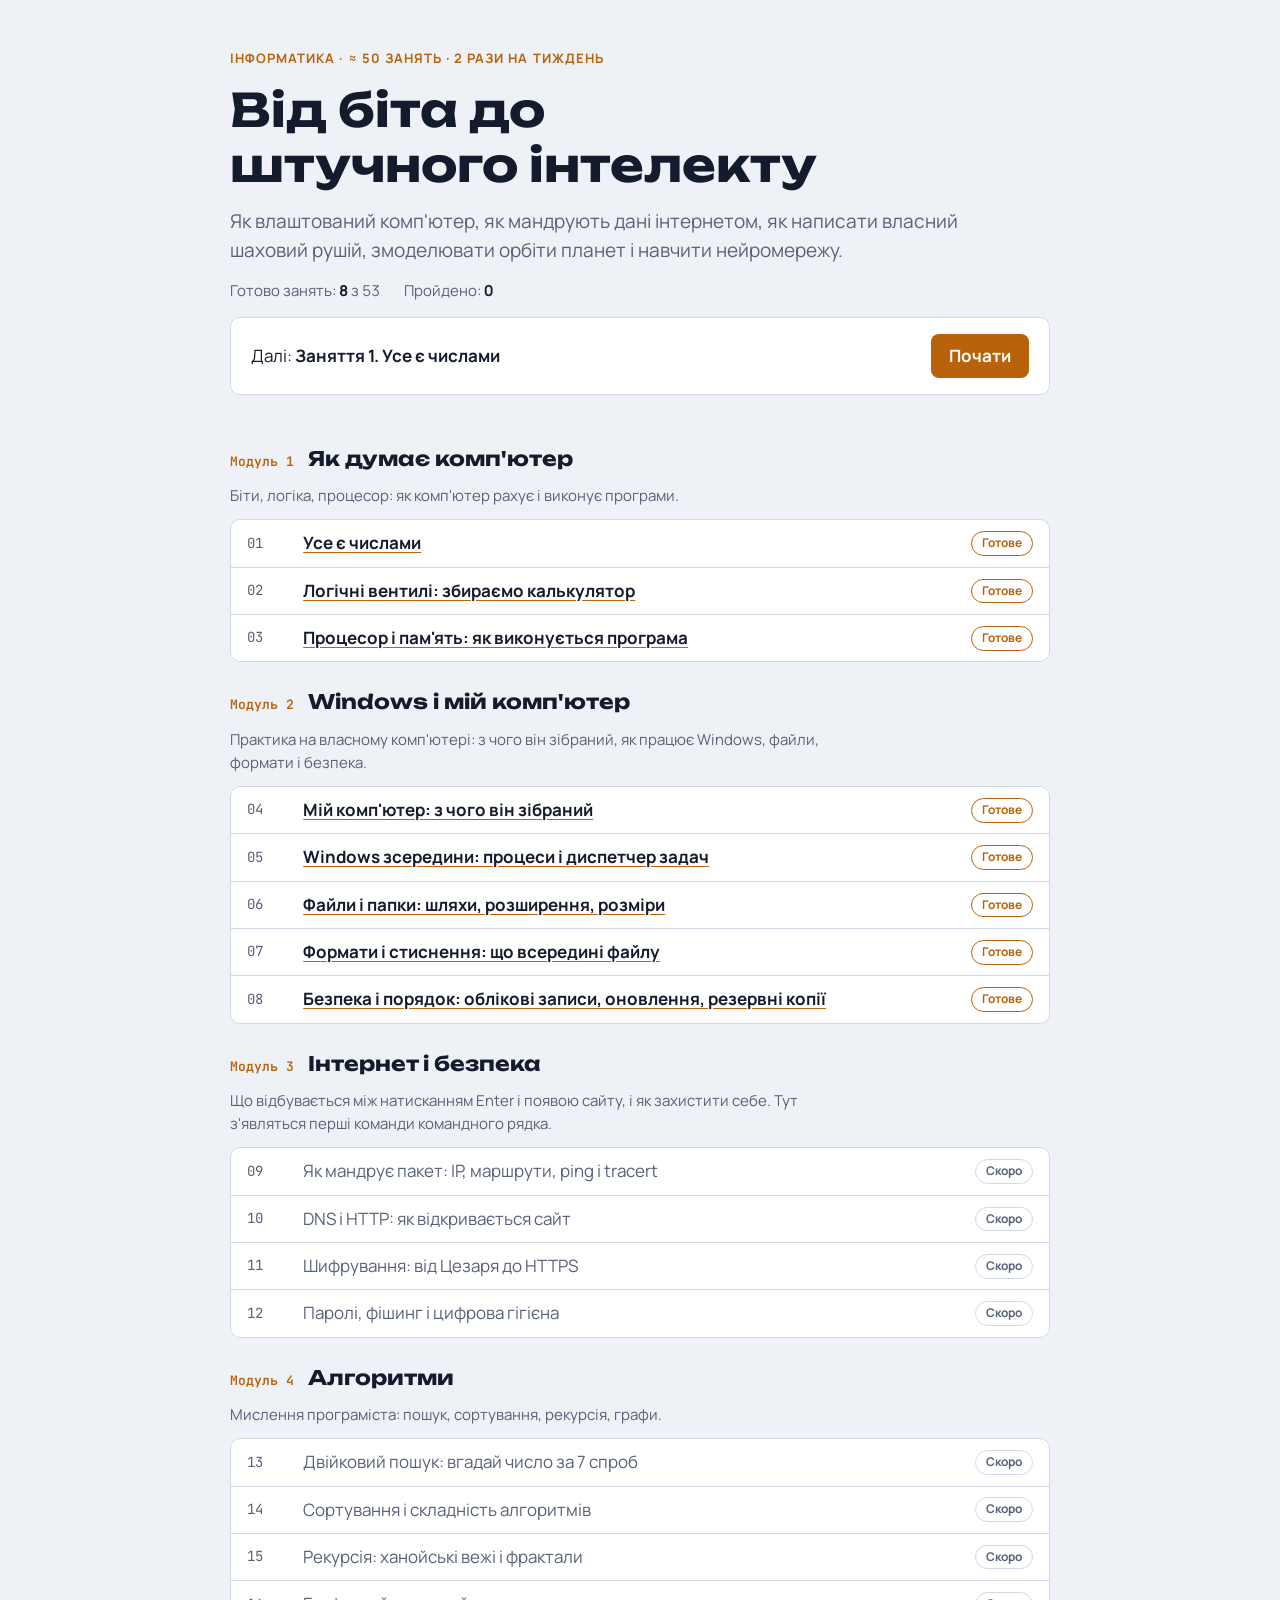
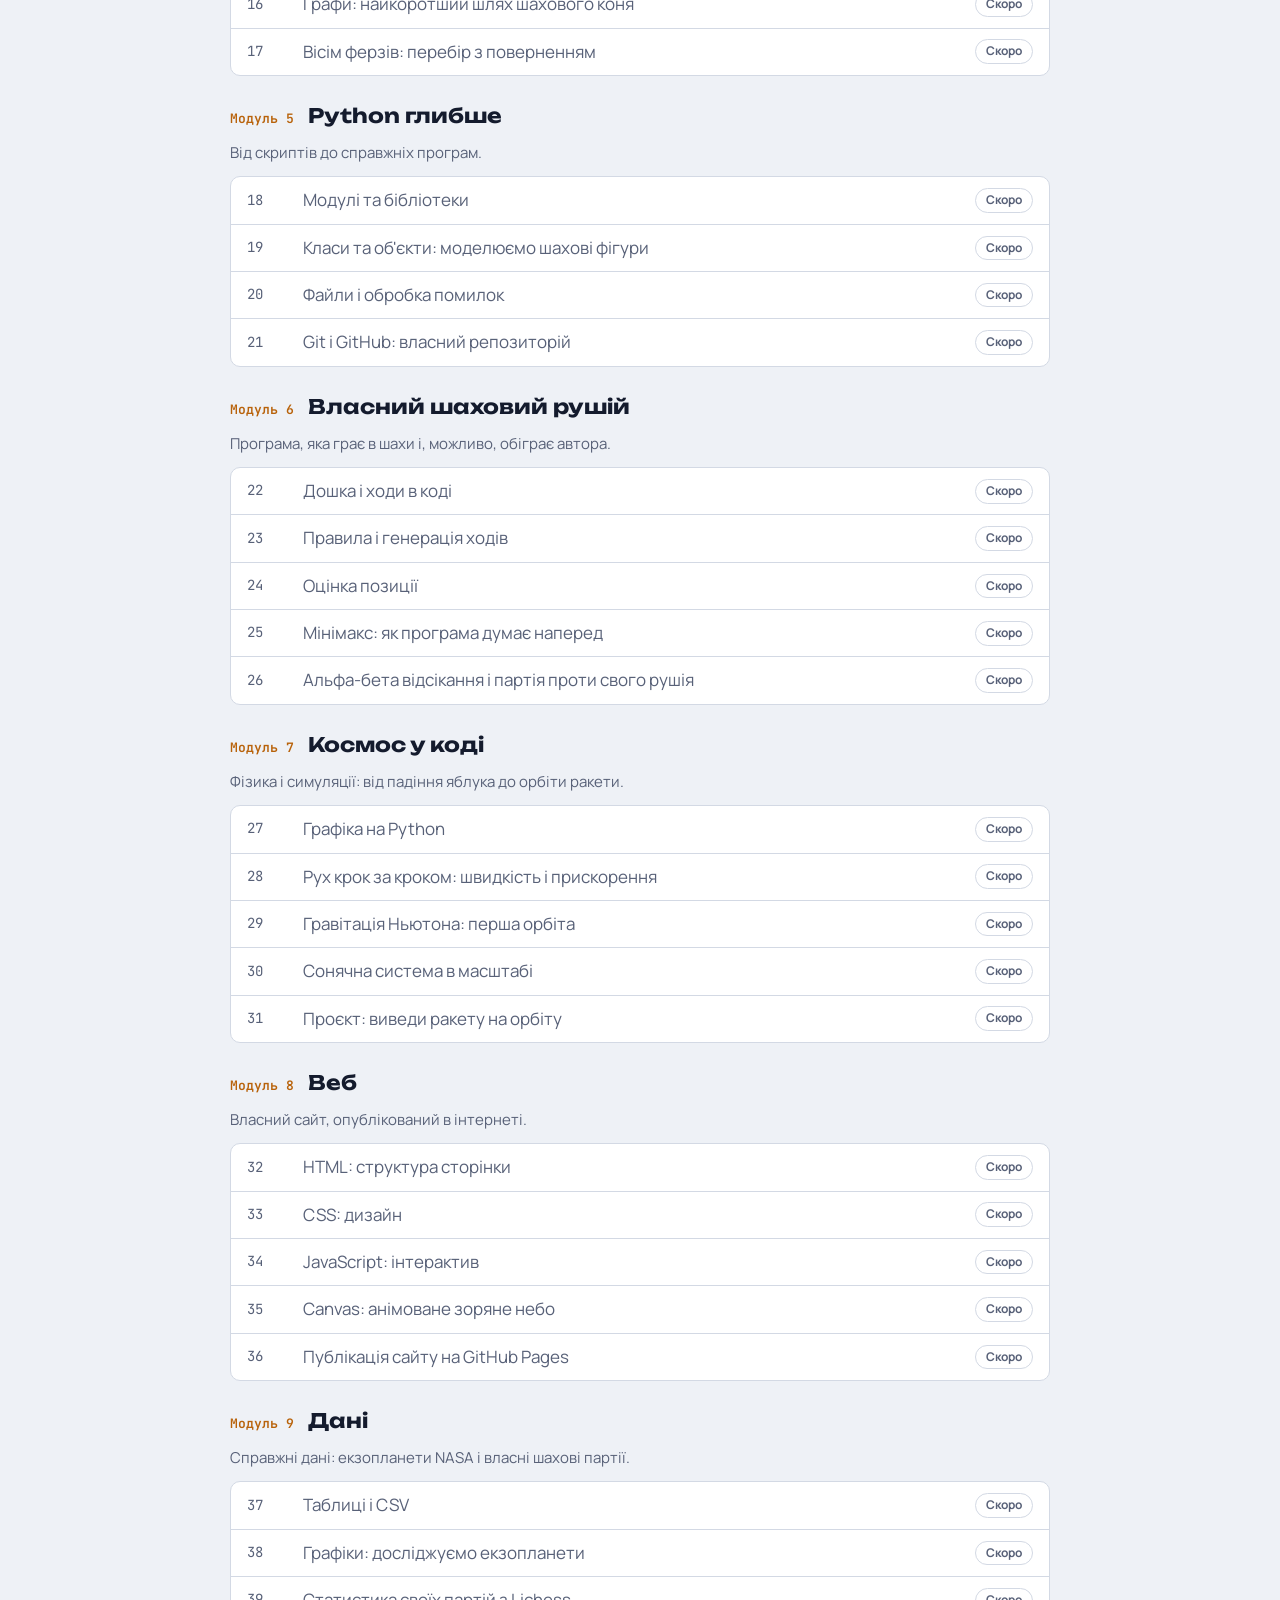
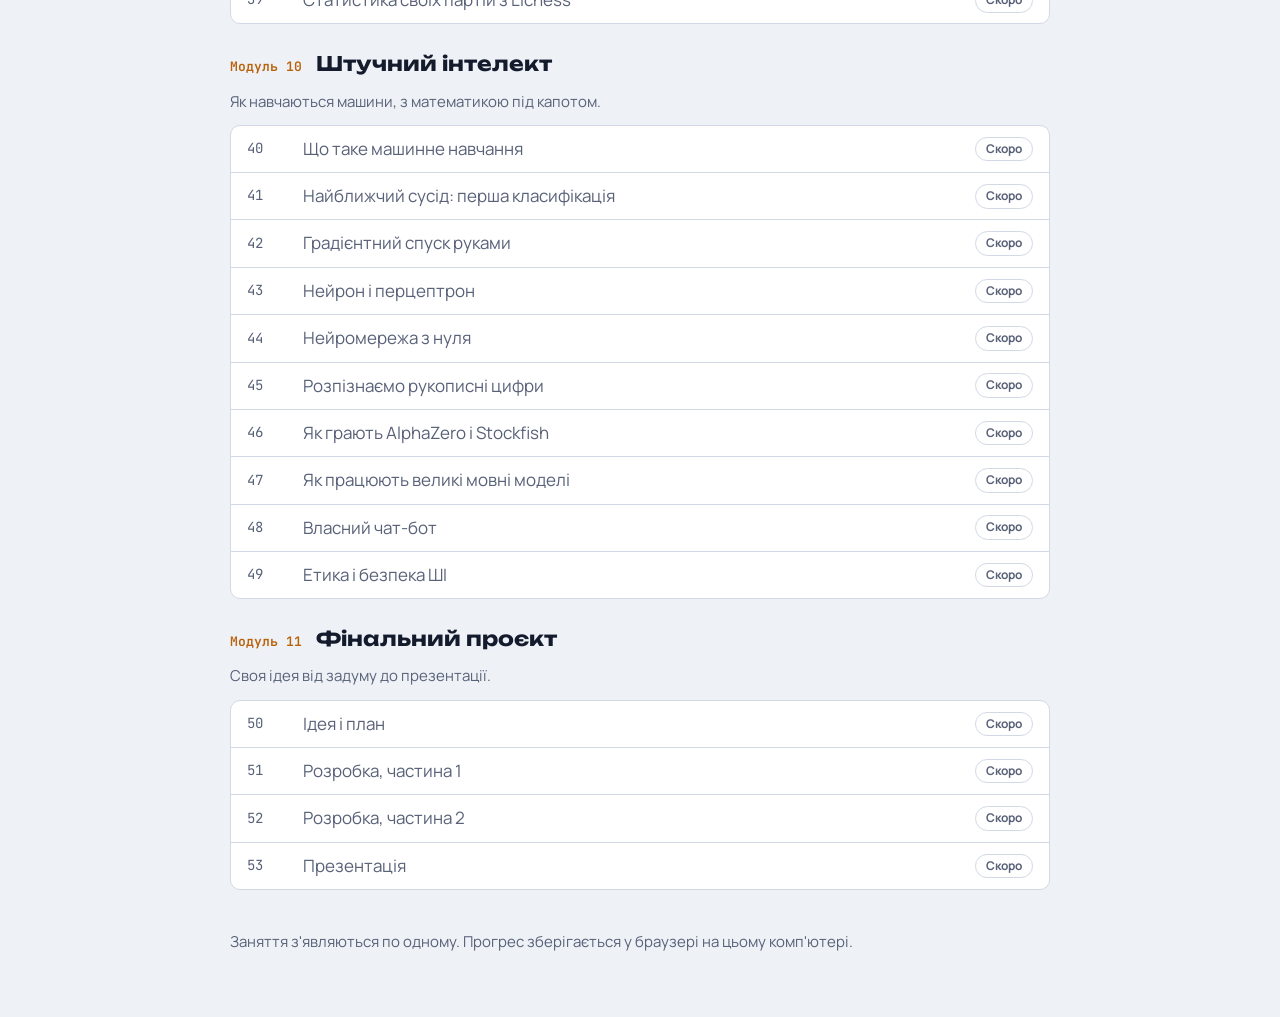
<file: index.html>
<!doctype html>
<html lang="uk">
<head>
<meta charset="utf-8">
<meta name="viewport" content="width=device-width, initial-scale=1, viewport-fit=cover">
<title>Курс інформатики Міші</title>
<link rel="preconnect" href="https://fonts.googleapis.com">
<link rel="stylesheet" href="https://fonts.googleapis.com/css2?family=Unbounded:wght@500;700&family=Manrope:wght@400;600;700&family=JetBrains+Mono:wght@400;600&display=swap">
<style>
/* Layout: a course map; modules stacked as a vertical route, each lesson is one row with its status. */
:root {
  --bg: #EEF1F6; --surface: #FFFFFF; --ink: #141B2D; --muted: #586178; --line: #D3D9E4;
  --accent: #B8620A; --accent-ink: #FFFFFF; --accent-soft: #FBEBD6; --sky: #2E4A9E; --ok: #1D7447; --ok-soft: #DDF1E5;
  --f-display: "Unbounded", "Segoe UI", system-ui, sans-serif;
  --f-body: "Manrope", "Segoe UI", system-ui, sans-serif;
  --f-mono: "JetBrains Mono", Consolas, monospace;
  color-scheme: light;
}
@media (prefers-color-scheme: dark) { :root {
  --bg: #0D1220; --surface: #151C2E; --ink: #E6EAF2; --muted: #9AA3B8; --line: #2A3350;
  --accent: #F2A23A; --accent-ink: #1A1206; --accent-soft: #3A2A12; --sky: #9DB3F2; --ok: #63C690; --ok-soft: #15301F; color-scheme: dark; } }
* { box-sizing: border-box; }
body { margin: 0; background: var(--bg); color: var(--ink); font-family: var(--f-body); font-size: 17px; line-height: 1.55;
  padding: 0 max(16px, env(safe-area-inset-right, 0px)) 64px max(16px, env(safe-area-inset-left, 0px)); }
.wrap { max-width: 820px; margin: 0 auto; }
h1, h2 { font-family: var(--f-display); margin: 0; line-height: 1.2; text-wrap: balance; }
h1 { font-size: clamp(30px, 6vw, 46px); }
h2 { font-size: 20px; }
header { padding-block: 48px 24px; display: grid; gap: 14px; }
.eyebrow { font-size: 13px; letter-spacing: .08em; text-transform: uppercase; color: var(--accent); font-weight: 700; }
.lead { color: var(--muted); font-size: 19px; max-width: 62ch; margin: 0; }
.summary { display: flex; flex-wrap: wrap; gap: 8px 24px; font-variant-numeric: tabular-nums; color: var(--muted); font-size: 15px; }
.summary b { color: var(--ink); }
.next { display: flex; flex-wrap: wrap; align-items: center; justify-content: space-between; gap: 12px; background: var(--surface); border: 1px solid var(--line); border-radius: 10px; padding: 16px 20px; }
.next a.go { background: var(--accent); color: var(--accent-ink); text-decoration: none; font-weight: 700; padding: 9px 18px; border-radius: 8px; }
.mod { padding-block: 28px 0; display: grid; gap: 12px; }
.mod-head { display: flex; flex-wrap: wrap; gap: 4px 14px; align-items: baseline; }
.mod-no { font-family: var(--f-mono); font-size: 13px; color: var(--accent); font-weight: 600; }
.mod-desc { color: var(--muted); margin: 0; font-size: 15px; max-width: 66ch; }
ol { list-style: none; margin: 0; padding: 0; background: var(--surface); border: 1px solid var(--line); border-radius: 10px; }
li { display: grid; grid-template-columns: 2.6em minmax(0, 1fr) auto; gap: 12px; align-items: center; padding: 10px 16px; border-top: 1px solid var(--line); }
li:first-child { border-top: 0; }
.n { font-family: var(--f-mono); color: var(--muted); font-variant-numeric: tabular-nums; font-size: 14px; }
.t { min-width: 0; }
li a { color: var(--ink); font-weight: 700; text-decoration-color: var(--accent); text-underline-offset: 3px; }
li.soon .t { color: var(--muted); }
.pill { font-size: 12px; font-weight: 700; padding: 2px 10px; border-radius: 999px; white-space: nowrap; border: 1px solid var(--line); color: var(--muted); }
.pill.ready { border-color: var(--accent); color: var(--accent); }
.pill.prog { background: var(--accent-soft); border-color: var(--accent); color: var(--accent); }
.pill.done { background: var(--ok-soft); border-color: var(--ok); color: var(--ok); }
footer { padding-block: 40px 0; color: var(--muted); font-size: 15px; }
a:focus-visible { outline: 3px solid var(--sky); outline-offset: 2px; }
</style>
</head>
<body>
<div class="wrap">
  <header>
    <span class="eyebrow">Інформатика · ≈ 50 занять · 2 рази на тиждень</span>
    <h1>Від біта до штучного інтелекту</h1>
    <p class="lead">Як влаштований комп'ютер, як мандрують дані інтернетом, як написати власний шаховий рушій, змоделювати орбіти планет і навчити нейромережу.</p>
    <div class="summary" id="summary"></div>
    <div class="next" id="next"></div>
  </header>
  <main id="mods"></main>
  <footer>Заняття з'являються по одному. Прогрес зберігається у браузері на цьому комп'ютері.</footer>
</div>
<script>
const MODS = [
  { t: "Як думає комп'ютер", d: "Біти, логіка, процесор: як комп'ютер рахує і виконує програми.", l: [
    ["Усе є числами", "lessons/01-use-ye-chyslamy.html", 9],
    ["Логічні вентилі: збираємо калькулятор", "lessons/02-lohichni-ventyli.html", 10], ["Процесор і пам'ять: як виконується програма", "lessons/03-protsesor-i-pamyat.html", 5],
 ] },
  { t: "Windows і мій комп'ютер", d: "Практика на власному комп'ютері: з чого він зібраний, як працює Windows, файли, формати і безпека.", l: [
    ["Мій комп'ютер: з чого він зібраний", "lessons/04-miy-kompyuter.html", 5], ["Windows зсередини: процеси і диспетчер задач", "lessons/05-windows-zseredyny.html", 7],
    ["Файли і папки: шляхи, розширення, розміри", "lessons/06-faily-i-papky.html", 8], ["Формати і стиснення: що всередині файлу", "lessons/07-formaty-i-stysnennya.html", 8], ["Безпека і порядок: облікові записи, оновлення, резервні копії", "lessons/08-bezpeka-i-poryadok.html", 8] ] },
  { t: "Інтернет і безпека", d: "Що відбувається між натисканням Enter і появою сайту, і як захистити себе. Тут з'являться перші команди командного рядка.", l: [
    ["Як мандрує пакет: IP, маршрути, ping і tracert"], ["DNS і HTTP: як відкривається сайт"],
    ["Шифрування: від Цезаря до HTTPS"], ["Паролі, фішинг і цифрова гігієна"] ] },
  { t: "Алгоритми", d: "Мислення програміста: пошук, сортування, рекурсія, графи.", l: [
    ["Двійковий пошук: вгадай число за 7 спроб"], ["Сортування і складність алгоритмів"],
    ["Рекурсія: ханойські вежі і фрактали"], ["Графи: найкоротший шлях шахового коня"], ["Вісім ферзів: перебір з поверненням"] ] },
  { t: "Python глибше", d: "Від скриптів до справжніх програм.", l: [
    ["Модулі та бібліотеки"], ["Класи та об'єкти: моделюємо шахові фігури"],
    ["Файли і обробка помилок"], ["Git і GitHub: власний репозиторій"] ] },
  { t: "Власний шаховий рушій", d: "Програма, яка грає в шахи і, можливо, обіграє автора.", l: [
    ["Дошка і ходи в коді"], ["Правила і генерація ходів"], ["Оцінка позиції"], ["Мінімакс: як програма думає наперед"], ["Альфа-бета відсікання і партія проти свого рушія"] ] },
  { t: "Космос у коді", d: "Фізика і симуляції: від падіння яблука до орбіти ракети.", l: [
    ["Графіка на Python"], ["Рух крок за кроком: швидкість і прискорення"], ["Гравітація Ньютона: перша орбіта"],
    ["Сонячна система в масштабі"], ["Проєкт: виведи ракету на орбіту"] ] },
  { t: "Веб", d: "Власний сайт, опублікований в інтернеті.", l: [
    ["HTML: структура сторінки"], ["CSS: дизайн"], ["JavaScript: інтерактив"], ["Canvas: анімоване зоряне небо"], ["Публікація сайту на GitHub Pages"] ] },
  { t: "Дані", d: "Справжні дані: екзопланети NASA і власні шахові партії.", l: [
    ["Таблиці і CSV"], ["Графіки: досліджуємо екзопланети"], ["Статистика своїх партій з Lichess"] ] },
  { t: "Штучний інтелект", d: "Як навчаються машини, з математикою під капотом.", l: [
    ["Що таке машинне навчання"], ["Найближчий сусід: перша класифікація"], ["Градієнтний спуск руками"],
    ["Нейрон і перцептрон"], ["Нейромережа з нуля"], ["Розпізнаємо рукописні цифри"],
    ["Як грають AlphaZero і Stockfish"], ["Як працюють великі мовні моделі"], ["Власний чат-бот"], ["Етика і безпека ШІ"] ] },
  { t: "Фінальний проєкт", d: "Своя ідея від задуму до презентації.", l: [
    ["Ідея і план"], ["Розробка, частина 1"], ["Розробка, частина 2"], ["Презентація"] ] },
];
function progress(n) {
  try { const d = JSON.parse(localStorage.getItem("inf-l" + n) || "null"); return d && d._total ? d : null; } catch (e) { return null; }
}
const esc = s => s.replace(/[&<>"]/g, c => ({ "&": "&amp;", "<": "&lt;", ">": "&gt;", '"': "&quot;" }[c]));
let n = 0, ready = 0, finished = 0, next = null, html = "";
MODS.forEach((m, mi) => {
  html += `<section class="mod"><div class="mod-head"><span class="mod-no">Модуль ${mi + 1}</span><h2>${esc(m.t)}</h2></div><p class="mod-desc">${esc(m.d)}</p><ol>`;
  m.l.forEach(([title, href]) => {
    n++;
    let pill = '<span class="pill">Скоро</span>', cls = "soon", t = esc(title);
    if (href) {
      ready++; cls = ""; t = `<a href="${href}">${esc(title)}</a>`;
      const p = progress(n);
      if (p && p._n >= p._total) { pill = '<span class="pill done">Пройдено</span>'; finished++; }
      else if (p && p._n > 0) { pill = `<span class="pill prog">${p._n} / ${p._total}</span>`; if (!next) next = { n, title, href }; }
      else { pill = '<span class="pill ready">Готове</span>'; if (!next) next = { n, title, href }; }
    }
    html += `<li class="${cls}"><span class="n">${String(n).padStart(2, "0")}</span><span class="t">${t}</span>${pill}</li>`;
  });
  html += "</ol></section>";
});
document.getElementById("mods").innerHTML = html;
document.getElementById("summary").innerHTML = `<span>Готово занять: <b>${ready}</b> з ${n}</span><span>Пройдено: <b>${finished}</b></span>`;
document.getElementById("next").innerHTML = next
  ? `<span>Далі: <b>Заняття ${next.n}. ${esc(next.title)}</b></span><a class="go" href="${next.href}">Почати</a>`
  : `<span>Усі готові заняття пройдено. Наступне скоро з'явиться.</span>`;
</script>
</body>
</html>
</file>
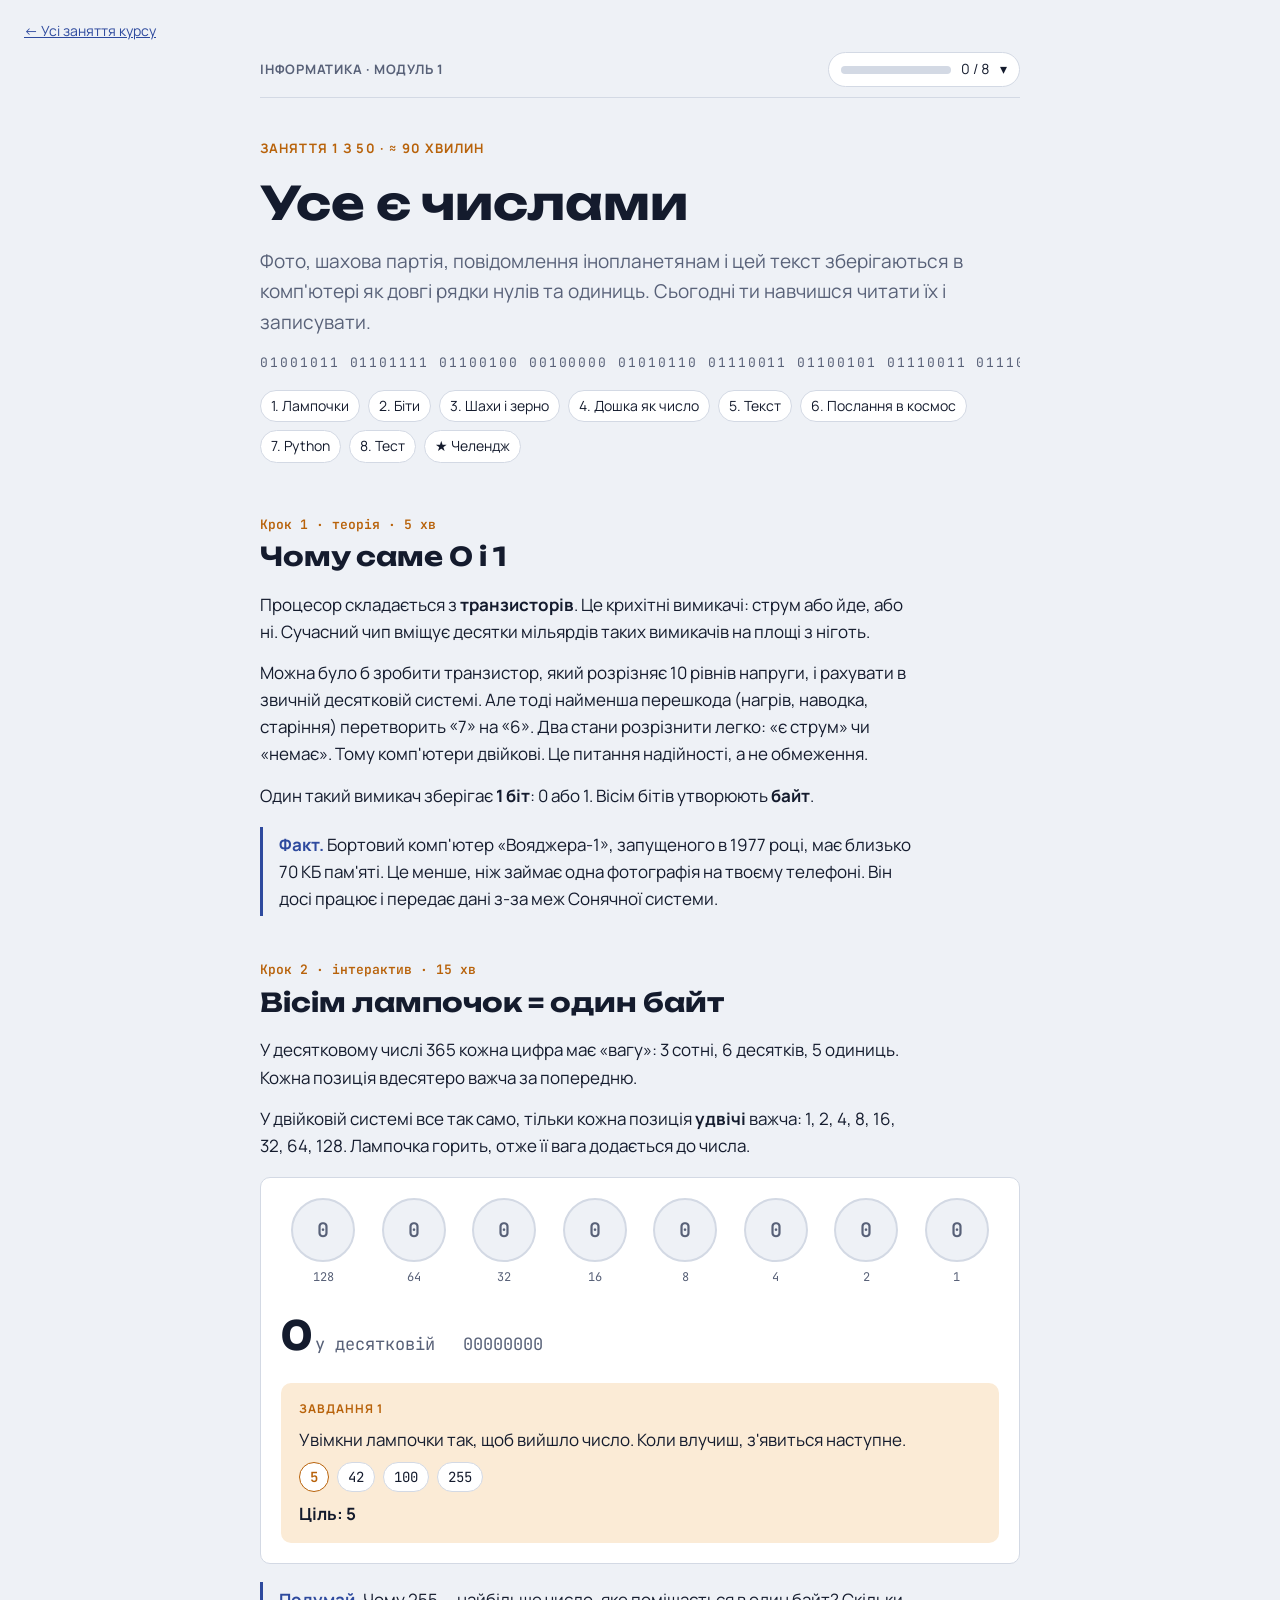
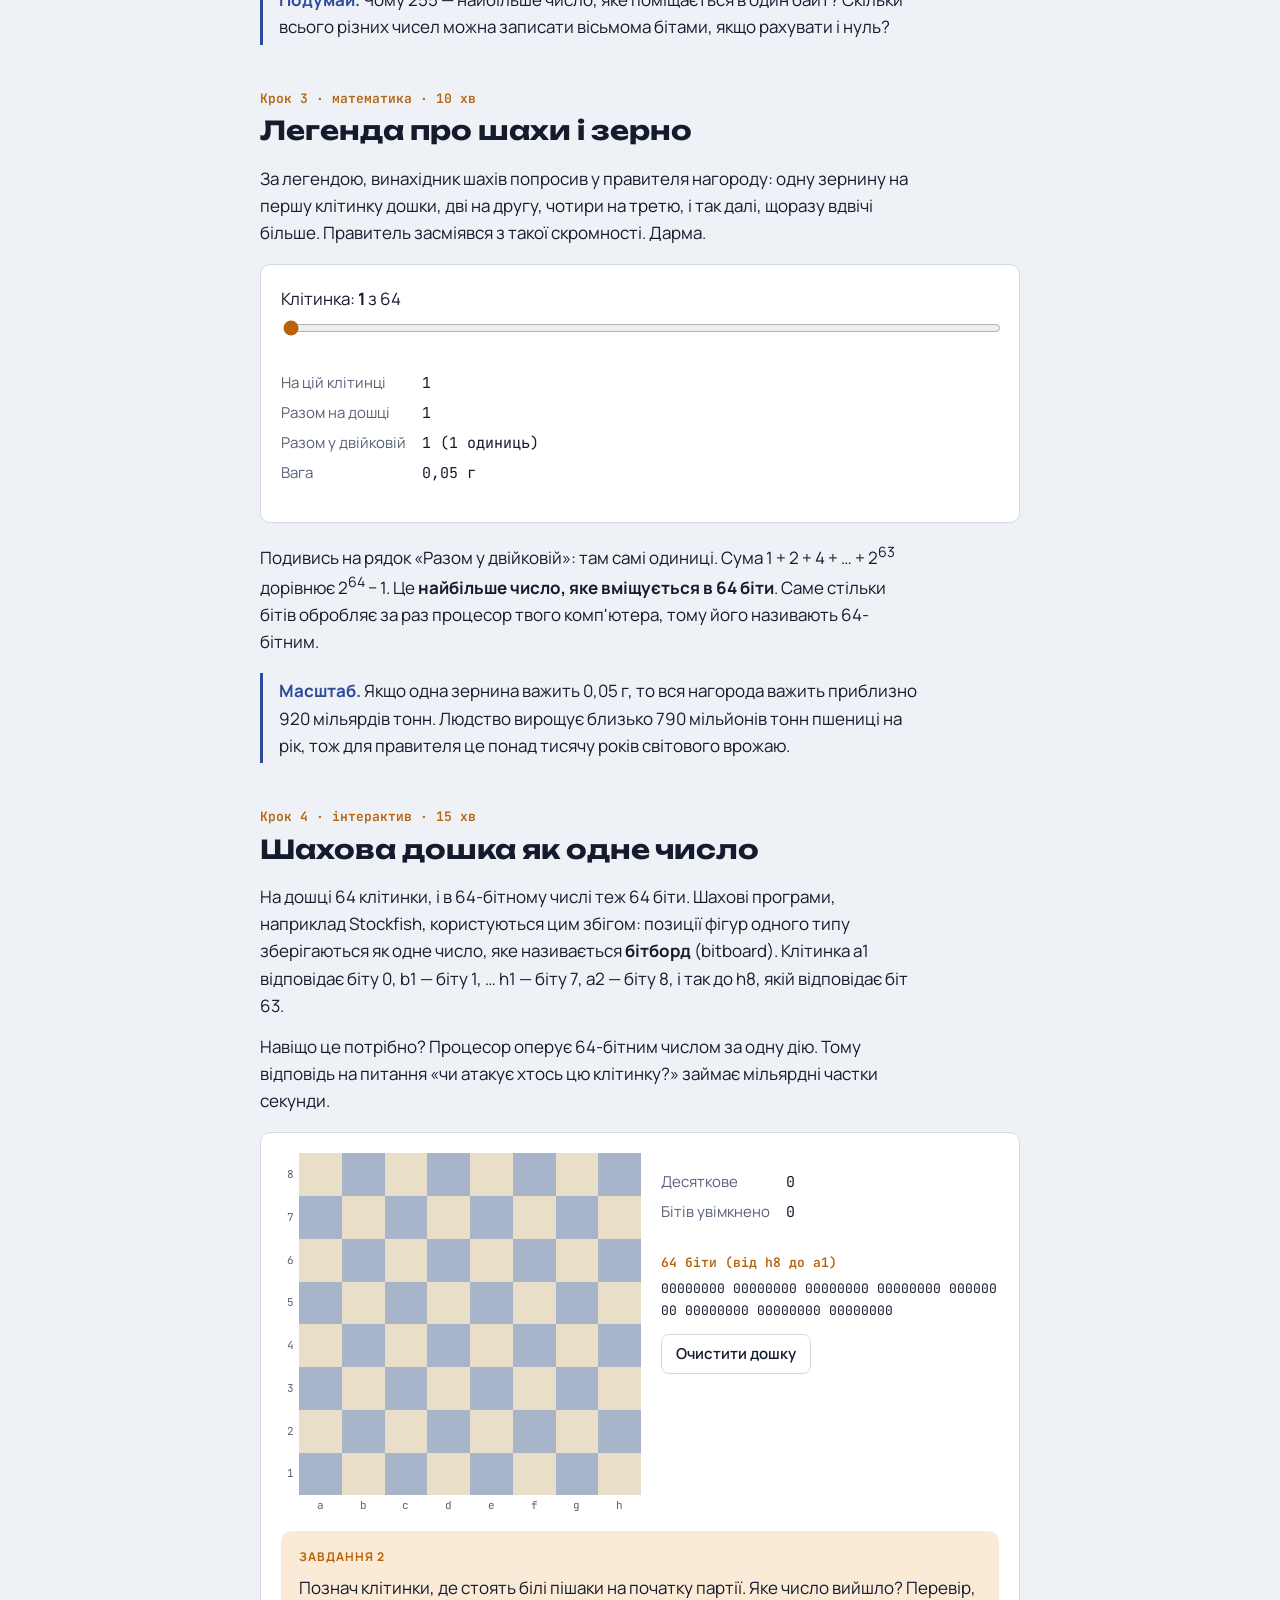
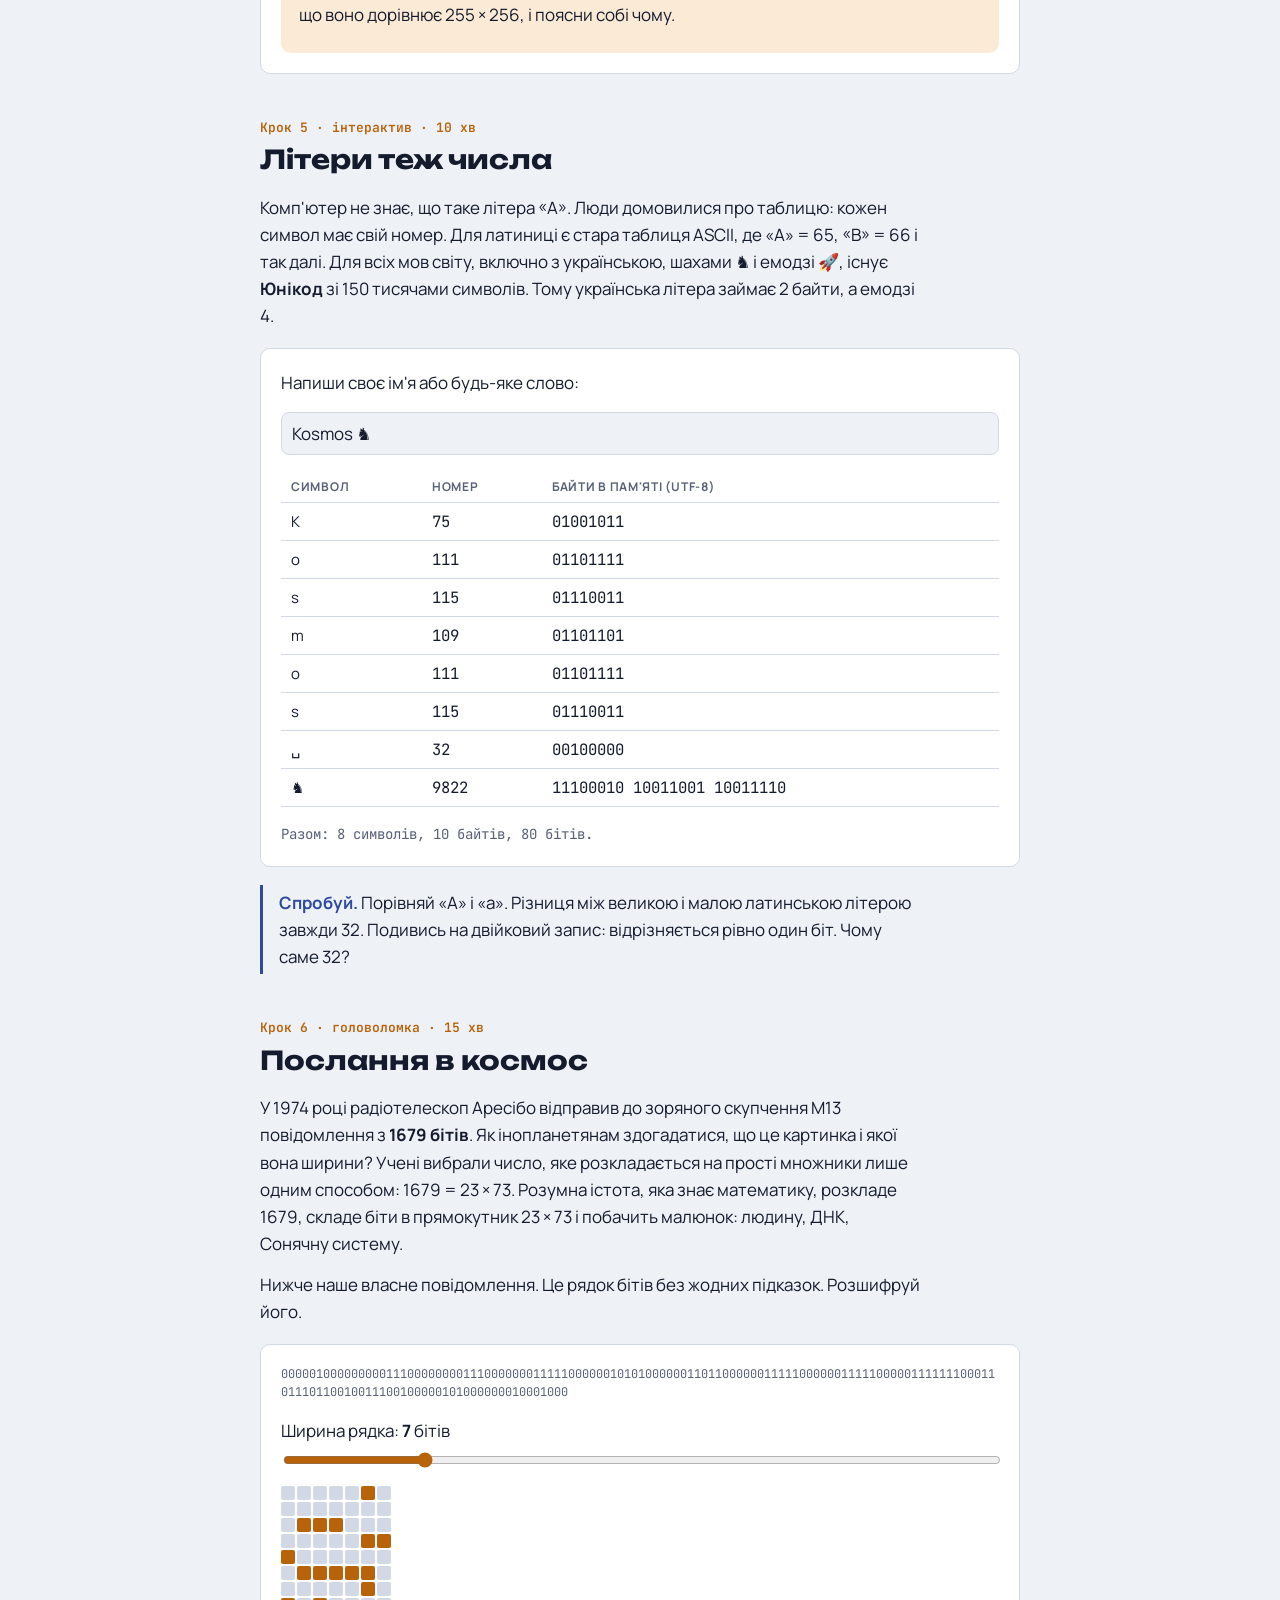
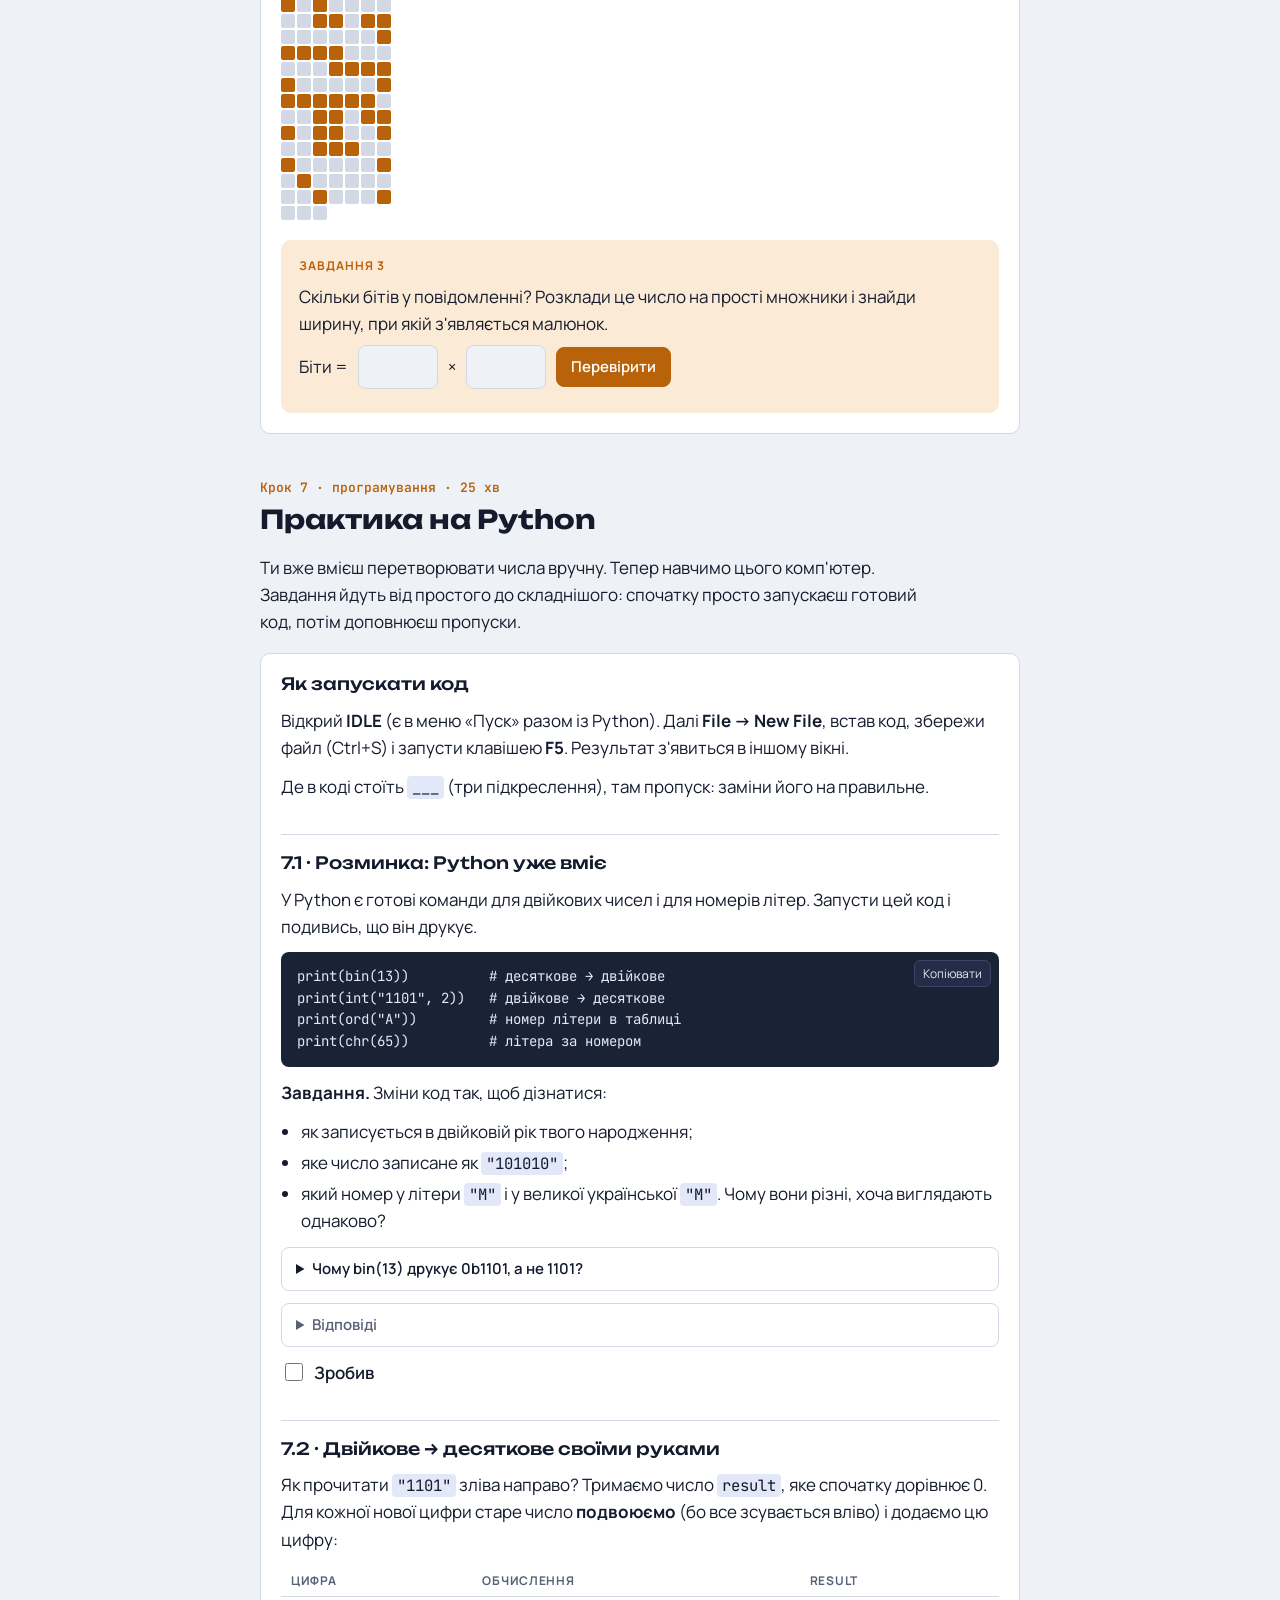
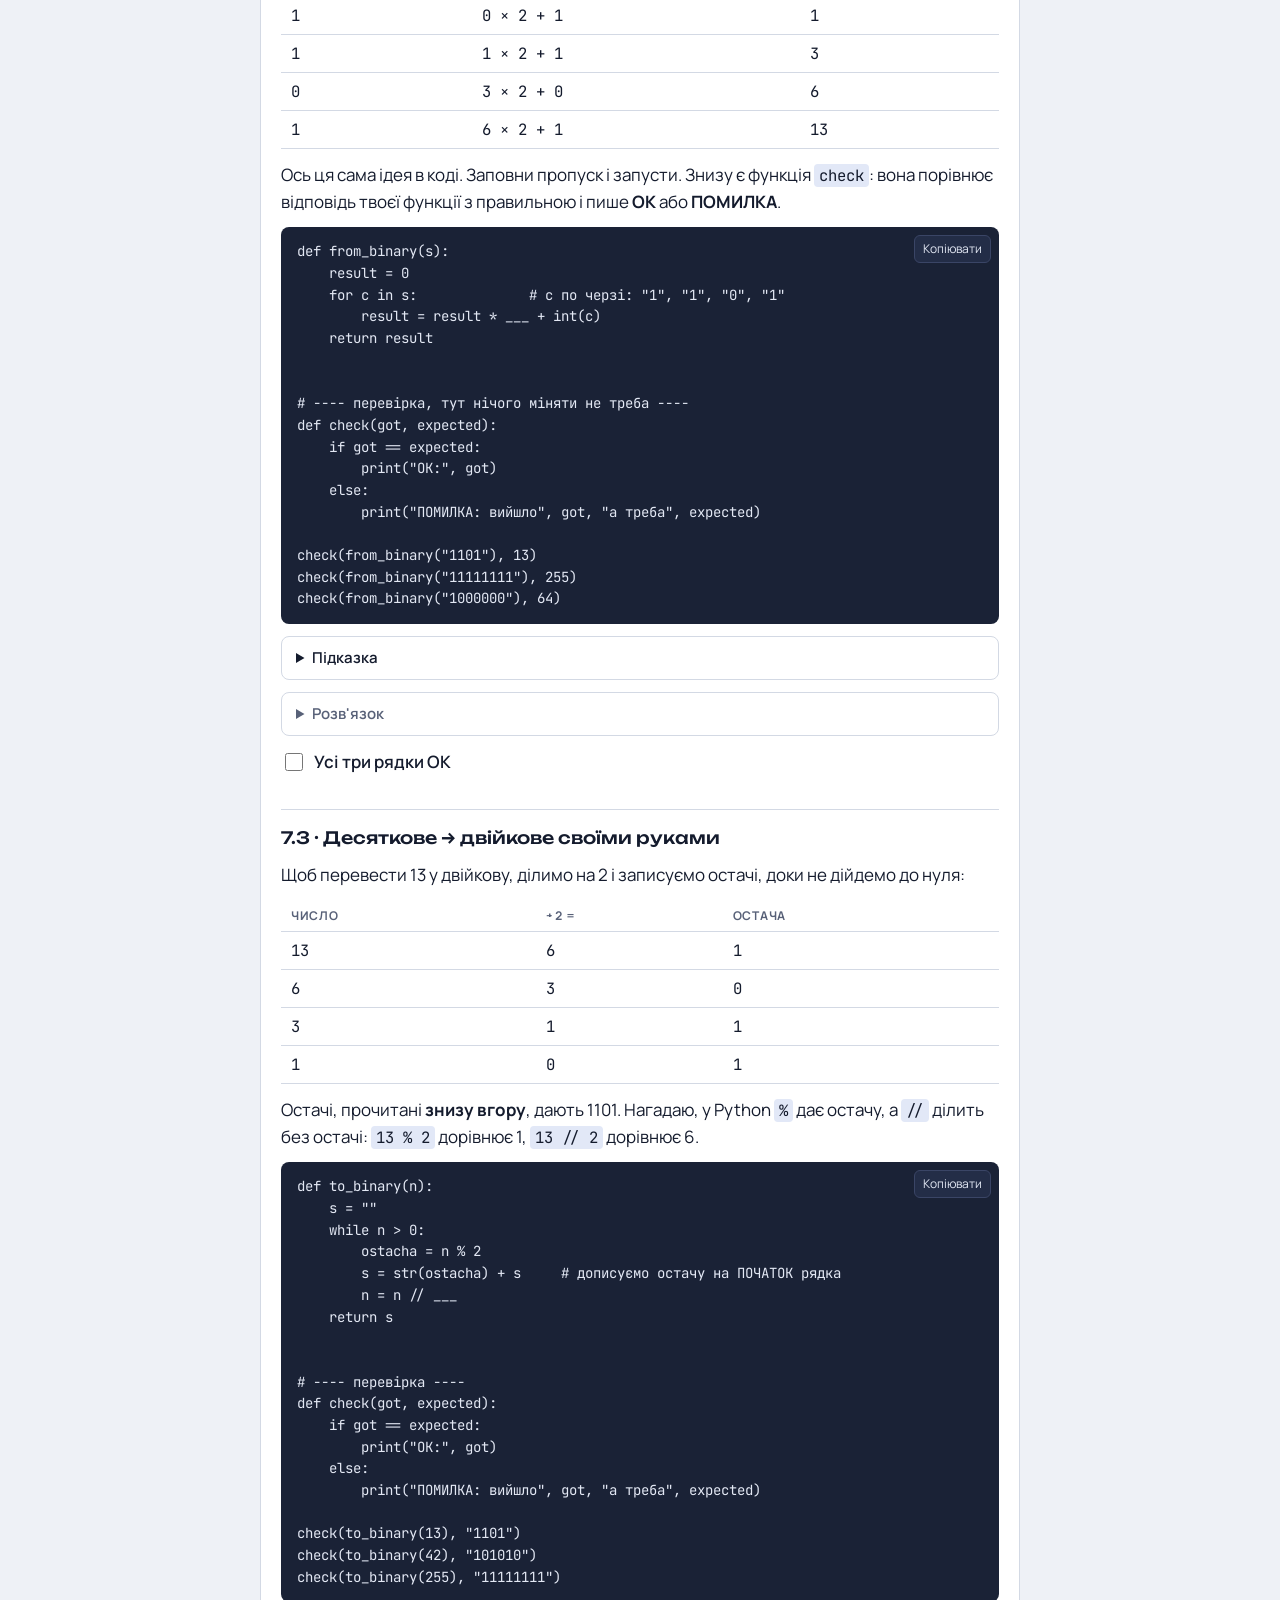
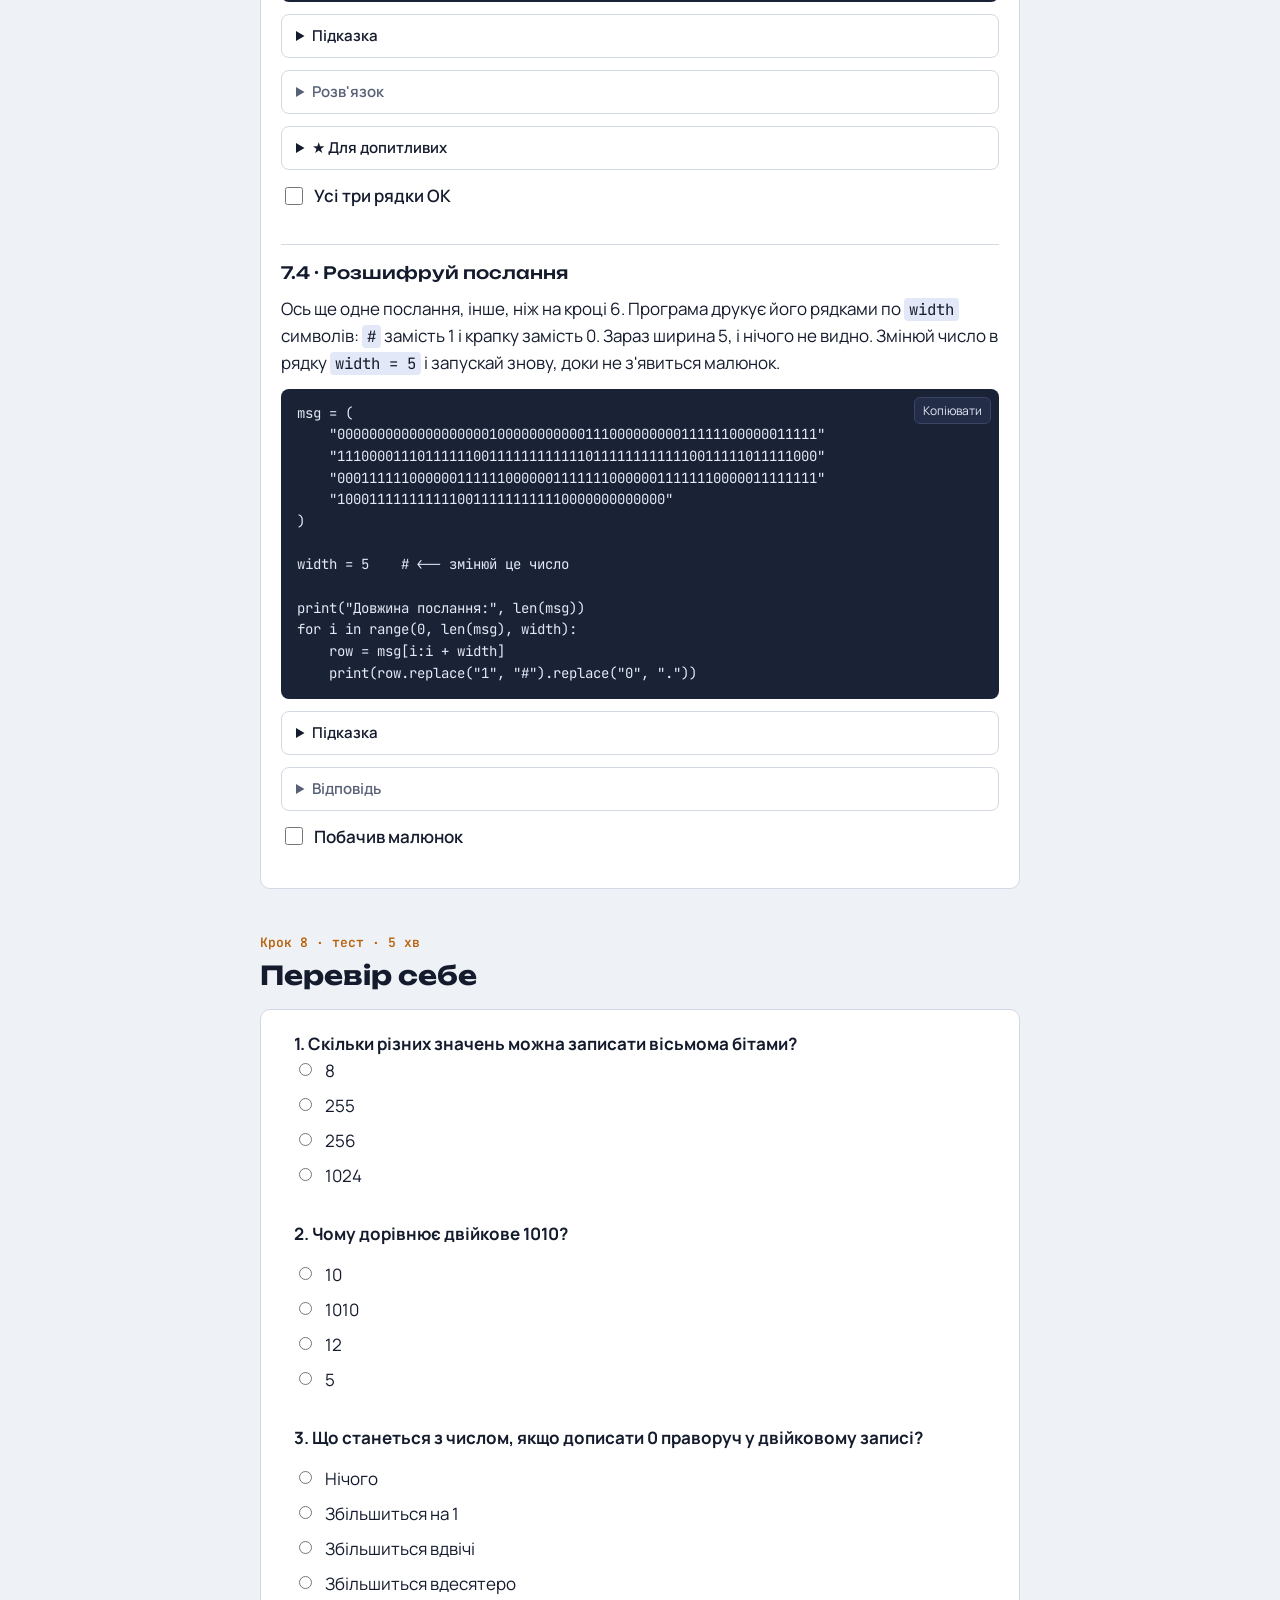
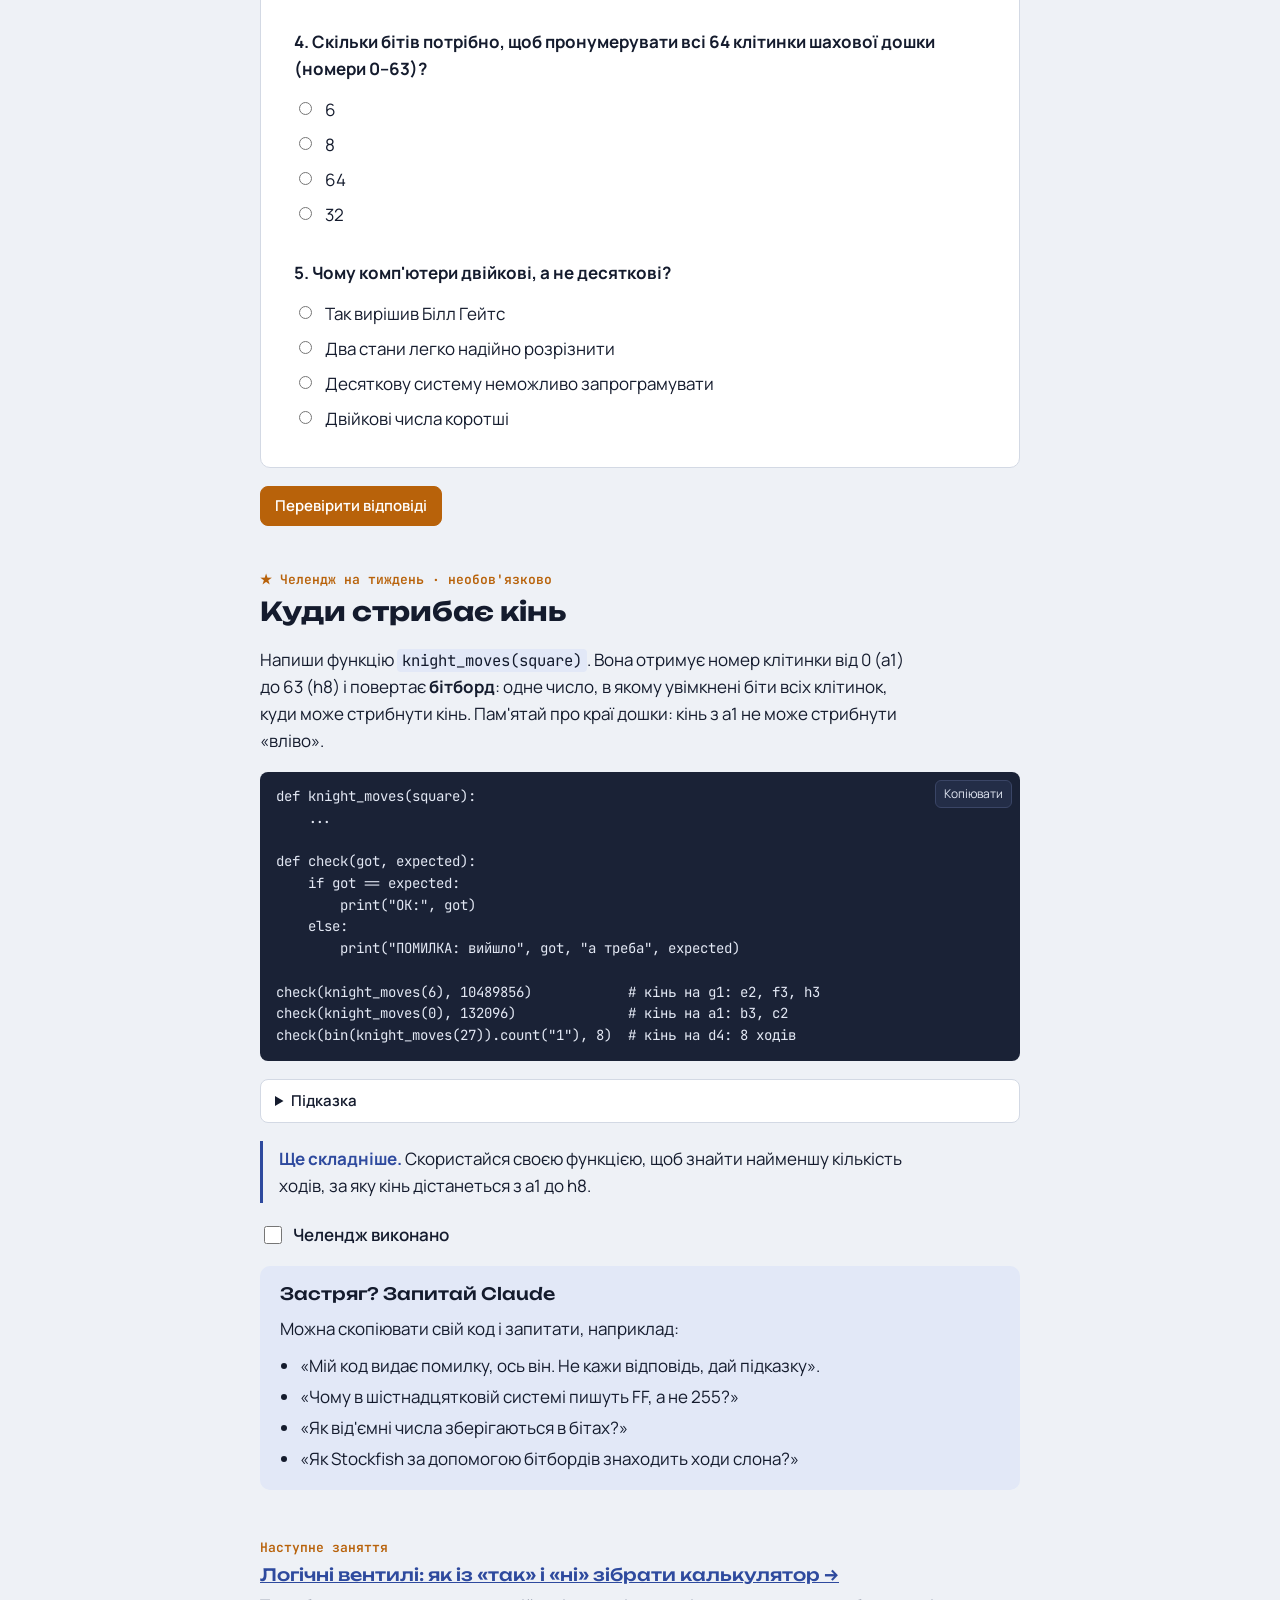
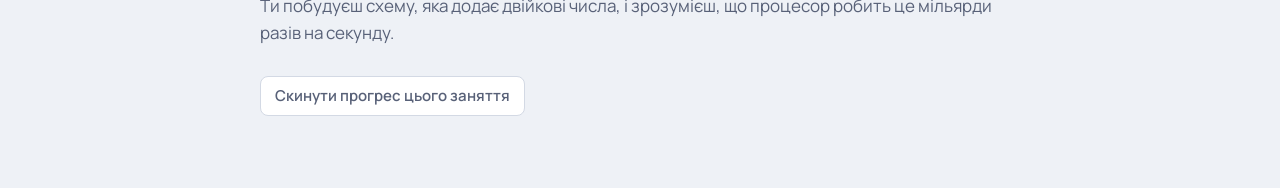
<file: lessons/01-use-ye-chyslamy.html>
<!doctype html>
<html lang="uk">
<head>
<meta charset="utf-8">
<meta name="viewport" content="width=device-width, initial-scale=1, viewport-fit=cover">
<title>Заняття 1. Усе є числами</title>
<meta name="claude:viewport-fit-sides" content="cover">
<link rel="preconnect" href="https://fonts.googleapis.com">
<link rel="stylesheet" href="https://fonts.googleapis.com/css2?family=Unbounded:wght@500;700&family=Manrope:wght@400;600;700&family=JetBrains+Mono:wght@400;600&display=swap">
<style>
/* Layout: one reading column like an observatory logbook; each section is a numbered step of the lesson, interactive instruments sit on surface panels. */
:root {
  --bg: #EEF1F6; --surface: #FFFFFF; --ink: #141B2D; --muted: #586178; --line: #D3D9E4;
  --accent: #B8620A; --accent-ink: #FFFFFF; --accent-soft: #FBEBD6; --sky: #2E4A9E; --sky-soft: #E2E8F7;
  --ok: #1D7447; --ok-soft: #DDF1E5; --bad: #B3261E; --bad-soft: #F8E1DF;
  --sq-l: #E9DFC9; --sq-d: #A8B4C9; --code-bg: #1A2236; --code-ink: #E3E8F4;
  --f-display: "Unbounded", "Segoe UI", system-ui, sans-serif;
  --f-body: "Manrope", "Segoe UI", system-ui, sans-serif;
  --f-mono: "JetBrains Mono", Consolas, "Courier New", monospace;
}
@media (prefers-color-scheme: dark) { :root:not([data-theme="light"]) {
  --bg: #0D1220; --surface: #151C2E; --ink: #E6EAF2; --muted: #9AA3B8; --line: #2A3350;
  --accent: #F2A23A; --accent-ink: #1A1206; --accent-soft: #3A2A12; --sky: #9DB3F2; --sky-soft: #1E2945;
  --ok: #63C690; --ok-soft: #15301F; --bad: #F29088; --bad-soft: #3A1A18;
  --sq-l: #3B4560; --sq-d: #232B42; --code-bg: #0A0F1B; --code-ink: #E3E8F4; color-scheme: dark; } }
:root[data-theme="dark"] {
  --bg: #0D1220; --surface: #151C2E; --ink: #E6EAF2; --muted: #9AA3B8; --line: #2A3350;
  --accent: #F2A23A; --accent-ink: #1A1206; --accent-soft: #3A2A12; --sky: #9DB3F2; --sky-soft: #1E2945;
  --ok: #63C690; --ok-soft: #15301F; --bad: #F29088; --bad-soft: #3A1A18;
  --sq-l: #3B4560; --sq-d: #232B42; --code-bg: #0A0F1B; --code-ink: #E3E8F4; color-scheme: dark; }

* { box-sizing: border-box; }
body { background: var(--bg); color: var(--ink); font-family: var(--f-body); font-size: 17px; line-height: 1.6;
  padding-left: max(16px, env(safe-area-inset-left, 0px)); padding-right: max(16px, env(safe-area-inset-right, 0px)); padding-block: 0 64px; }
.wrap { max-width: 760px; margin: 0 auto; }
h1, h2, h3 { font-family: var(--f-display); text-wrap: balance; line-height: 1.2; margin: 0; }
h1 { font-size: clamp(30px, 6vw, 46px); font-weight: 700; }
h2 { font-size: clamp(21px, 3.6vw, 26px); font-weight: 700; }
h3 { font-size: 17px; font-weight: 500; }
p { margin: 0; }
a { color: var(--sky); }
code, .mono { font-family: var(--f-mono); font-size: 0.92em; }
:not(pre) > code { background: var(--sky-soft); padding: 1px 5px; border-radius: 4px; }
button, input, select { font: inherit; color: inherit; }
:focus-visible { outline: 3px solid var(--sky); outline-offset: 2px; }

/* top bar */
.topbar { position: sticky; top: env(safe-area-inset-top, 0px); z-index: 5; background: var(--bg); border-bottom: 1px solid var(--line);
  display: flex; align-items: center; justify-content: space-between; gap: 12px; padding-block: 10px; }
body::before { content: ""; position: fixed; inset: 0 0 auto; height: env(safe-area-inset-top, 0px); z-index: 10; background: var(--bg); }
.course { font-size: 13px; letter-spacing: 0.06em; text-transform: uppercase; color: var(--muted); font-weight: 700; }
.prog { display: flex; align-items: center; gap: 10px; font-size: 14px; font-variant-numeric: tabular-nums; white-space: nowrap; }
button.prog { border: 1px solid var(--line); background: var(--surface); border-radius: 999px; padding: 5px 12px; cursor: pointer; }
.todo { position: sticky; top: calc(env(safe-area-inset-top, 0px) + 52px); z-index: 4; background: var(--surface); border: 1px solid var(--line); border-radius: 10px; padding: 14px 18px; display: grid; gap: 6px; margin-top: 8px; box-shadow: 0 8px 24px rgba(0,0,0,.12); }
.todo[hidden] { display: none; }
.todo a { color: var(--ink); text-decoration: none; display: flex; gap: 10px; align-items: baseline; }
.todo a:hover span:last-child { text-decoration: underline; }
.todo .ok { color: var(--ok); } .todo .no { color: var(--muted); }
.todo .hd { font-weight: 700; }
.prog-bar { width: 110px; height: 8px; border-radius: 4px; background: var(--line); overflow: hidden; }
.prog-bar i { display: block; height: 100%; width: 0; background: var(--accent); transition: width .4s; }

header.hero { padding-block: 40px 8px; display: grid; gap: 16px; }
.eyebrow { font-size: 13px; letter-spacing: 0.08em; text-transform: uppercase; color: var(--accent); font-weight: 700; }
.lead { font-size: 19px; color: var(--muted); max-width: 62ch; }
.hero-bits { font-family: var(--f-mono); font-size: 13px; color: var(--muted); letter-spacing: 0.15em; overflow: hidden; white-space: nowrap; }
.plan { display: flex; flex-wrap: wrap; gap: 8px; }
.plan a { text-decoration: none; font-size: 14px; padding: 4px 10px; border: 1px solid var(--line); border-radius: 999px; color: var(--ink); background: var(--surface); }
.plan a.done { border-color: var(--ok); color: var(--ok); }

section.step { padding-block: 44px 0; display: grid; gap: 18px; }
.step-head { display: grid; gap: 6px; }
.step-no { font-family: var(--f-mono); font-size: 13px; color: var(--accent); font-weight: 600; }
.text { display: grid; gap: 14px; max-width: 66ch; }

.panel { background: var(--surface); border: 1px solid var(--line); border-radius: 10px; padding: 20px; display: grid; gap: 16px; min-width: 0; }
.fact { border-left: 3px solid var(--sky); padding: 4px 0 4px 16px; color: var(--ink); max-width: 66ch; }
.fact b { color: var(--sky); }
.task { background: var(--accent-soft); border-radius: 10px; padding: 16px 18px; display: grid; gap: 8px; }
.task .lbl { font-size: 12px; letter-spacing: 0.08em; text-transform: uppercase; font-weight: 700; color: var(--accent); }
.status { font-weight: 700; }
.status.ok { color: var(--ok); }
.status.bad { color: var(--bad); }

/* bits */
.panel > *, .step > * { min-width: 0; }
.bits { display: grid; grid-template-columns: repeat(8, minmax(0, 1fr)); gap: 6px; }
.bit button { min-width: 0; padding: 0; }
.bit { display: grid; gap: 6px; justify-items: center; }
.bit button { width: 100%; max-width: 64px; aspect-ratio: 1; border-radius: 50%; border: 2px solid var(--line); background: var(--bg);
  cursor: pointer; font-family: var(--f-mono); font-size: 20px; font-weight: 600; color: var(--muted); transition: background .15s, box-shadow .15s; }
.bit button.on { background: var(--accent); border-color: var(--accent); color: var(--accent-ink); box-shadow: 0 0 18px var(--accent); }
.bit small { font-family: var(--f-mono); font-size: 12px; color: var(--muted); }
.readout { display: flex; flex-wrap: wrap; gap: 8px 28px; align-items: baseline; font-variant-numeric: tabular-nums; }
.readout .big { font-family: var(--f-display); font-size: 40px; font-weight: 700; }
.readout .sub { font-family: var(--f-mono); color: var(--muted); }
.targets { display: flex; flex-wrap: wrap; gap: 8px; }
.chip { font-family: var(--f-mono); font-size: 14px; padding: 3px 10px; border-radius: 999px; border: 1px solid var(--line); background: var(--surface); }
.chip.cur { border-color: var(--accent); color: var(--accent); font-weight: 600; }
.chip.done { border-color: var(--ok); background: var(--ok-soft); color: var(--ok); }

/* grains */
.slider-row { display: grid; gap: 6px; }
input[type=range] { width: 100%; accent-color: var(--accent); }
.kv { display: grid; grid-template-columns: max-content 1fr; gap: 6px 16px; font-variant-numeric: tabular-nums; }
.kv dt { color: var(--muted); font-size: 15px; }
.kv dd { margin: 0; font-family: var(--f-mono); font-size: 15px; min-width: 0; overflow-wrap: anywhere; }

/* board */
.board-wrap { display: grid; grid-template-columns: minmax(0, 360px) minmax(0, 1fr); gap: 20px; align-items: start; }
@media (max-width: 640px) { .board-wrap { grid-template-columns: 1fr; } }
.board { display: grid; grid-template-columns: 18px repeat(8, 1fr); gap: 0; max-width: 360px; width: 100%; }
.board .coord { font-family: var(--f-mono); font-size: 11px; color: var(--muted); display: grid; place-items: center; }
.sq { aspect-ratio: 1; border: 0; cursor: pointer; display: grid; place-items: center; padding: 0; position: relative; }
.sq.l { background: var(--sq-l); } .sq.d { background: var(--sq-d); }
.sq.on::after { content: ""; width: 56%; height: 56%; border-radius: 50%; background: var(--accent); box-shadow: 0 0 10px var(--accent); }
.bin64 { font-family: var(--f-mono); font-size: 13px; line-height: 1.7; word-break: break-all; }
.bin64 .one { color: var(--accent); font-weight: 600; }
.btn { border: 1px solid var(--line); background: var(--surface); border-radius: 8px; padding: 7px 14px; cursor: pointer; font-weight: 600; font-size: 15px; }
.btn.primary { background: var(--accent); color: var(--accent-ink); border-color: var(--accent); }
.btn:hover { border-color: var(--accent); }
.row { display: flex; flex-wrap: wrap; gap: 10px; align-items: center; }

/* text table */
.tbl-scroll { overflow-x: auto; }
table { border-collapse: collapse; width: 100%; font-variant-numeric: tabular-nums; }
th, td { text-align: left; padding: 6px 10px; border-bottom: 1px solid var(--line); font-size: 15px; white-space: nowrap; }
th { font-size: 12px; letter-spacing: 0.06em; text-transform: uppercase; color: var(--muted); }
td.mono { font-family: var(--f-mono); }
input[type=text], input[type=number] { border: 1px solid var(--line); background: var(--bg); border-radius: 8px; padding: 7px 10px; min-width: 0; }
input[type=number] { width: 80px; }

/* message */
.msg-grid { display: grid; gap: 2px; width: max-content; max-width: 100%; }
.msg-grid span { width: 14px; height: 14px; background: var(--line); border-radius: 2px; }
.msg-grid span.one { background: var(--accent); }
.msg-scroll { overflow-x: auto; padding-bottom: 4px; }
.bitstream { font-family: var(--f-mono); font-size: 12px; color: var(--muted); word-break: break-all; line-height: 1.5; }

/* code */
pre { background: var(--code-bg); color: var(--code-ink); padding: 14px 16px; border-radius: 8px; overflow-x: auto; margin: 0; font-family: var(--f-mono); font-size: 14px; line-height: 1.55; }
.code-box { position: relative; min-width: 0; }
.copy { position: absolute; top: 8px; right: 8px; font-size: 12px; padding: 3px 8px; border-radius: 6px; border: 1px solid #3A4566; background: #232D47; color: #E3E8F4; cursor: pointer; }
details { border: 1px solid var(--line); border-radius: 8px; background: var(--surface); }
details > summary { cursor: pointer; padding: 9px 14px; font-weight: 600; font-size: 15px; }
details > div { padding: 0 14px 14px; display: grid; gap: 10px; }
details.sol > summary { color: var(--muted); }
.py-task { display: grid; gap: 12px; padding-block: 18px; border-top: 1px solid var(--line); }
.py-task:first-of-type { border-top: 0; padding-top: 0; }
.selfcheck { display: flex; gap: 8px; align-items: center; font-weight: 600; cursor: pointer; }
.selfcheck input { width: 18px; height: 18px; accent-color: var(--ok); }

/* quiz */
.q { display: grid; gap: 8px; padding-block: 14px; border-top: 1px solid var(--line); }
.q:first-child { border-top: 0; padding-top: 0; }
.q label { display: flex; gap: 10px; align-items: flex-start; cursor: pointer; }
.q input { margin-top: 6px; accent-color: var(--accent); }
.q .expl { font-size: 15px; padding: 8px 12px; border-radius: 6px; }
.q .expl.ok { background: var(--ok-soft); color: var(--ok); }
.q .expl.bad { background: var(--bad-soft); color: var(--bad); }

.ask { background: var(--sky-soft); border-radius: 10px; padding: 18px 20px; display: grid; gap: 10px; }
.ask ul { margin: 0; padding-left: 20px; display: grid; gap: 4px; }
footer { padding-block: 48px 0; color: var(--muted); display: grid; gap: 6px; }
.star { color: var(--accent); }
@media (prefers-reduced-motion: reduce) { * { transition: none !important; } }
</style>
</head>
<body>
<p style="padding-top:12px;margin:0;font-size:14px"><a href="../index.html">← Усі заняття курсу</a></p>

<div class="wrap">
  <div class="topbar">
    <span class="course">Інформатика · Модуль 1</span>
    <button class="prog" id="progBtn" type="button" aria-expanded="false" aria-controls="todo"><span class="prog-bar"><i id="progBar"></i></span><span id="progTxt">0 / 8</span><span aria-hidden="true">▾</span></button>
  </div>
  <div class="todo" id="todo" hidden></div>

  <header class="hero">
    <span class="eyebrow">Заняття 1 з 50 · ≈ 90 хвилин</span>
    <h1>Усе є числами</h1>
    <p class="lead">Фото, шахова партія, повідомлення інопланетянам і цей текст зберігаються в комп'ютері як довгі рядки нулів та одиниць. Сьогодні ти навчишся читати їх і записувати.</p>
    <div class="hero-bits" aria-hidden="true">01001011 01101111 01100100 00100000 01010110 01110011 01100101 01110011 01110110 01101001 01110100 01110101 00100000 01001011 01101111 01100100</div>
    <nav class="plan" id="plan" aria-label="Зміст заняття">
      <a href="#s1">1. Лампочки</a><a href="#s2">2. Біти</a><a href="#s3">3. Шахи і зерно</a><a href="#s4">4. Дошка як число</a>
      <a href="#s5">5. Текст</a><a href="#s6">6. Послання в космос</a><a href="#s7">7. Python</a><a href="#s8">8. Тест</a><a href="#s9">★ Челендж</a>
    </nav>
  </header>

  <!-- 1 -->
  <section class="step" id="s1">
    <div class="step-head"><span class="step-no">Крок 1 · теорія · 5 хв</span><h2>Чому саме 0 і 1</h2></div>
    <div class="text">
      <p>Процесор складається з <b>транзисторів</b>. Це крихітні вимикачі: струм або йде, або ні. Сучасний чип вміщує десятки мільярдів таких вимикачів на площі з ніготь.</p>
      <p>Можна було б зробити транзистор, який розрізняє 10 рівнів напруги, і рахувати в звичній десятковій системі. Але тоді найменша перешкода (нагрів, наводка, старіння) перетворить «7» на «6». Два стани розрізнити легко: «є струм» чи «немає». Тому комп'ютери двійкові. Це питання надійності, а не обмеження.</p>
      <p>Один такий вимикач зберігає <b>1 біт</b>: 0 або 1. Вісім бітів утворюють <b>байт</b>.</p>
    </div>
    <p class="fact"><b>Факт.</b> Бортовий комп'ютер «Вояджера-1», запущеного в 1977 році, має близько 70 КБ пам'яті. Це менше, ніж займає одна фотографія на твоєму телефоні. Він досі працює і передає дані з-за меж Сонячної системи.</p>
  </section>

  <!-- 2 -->
  <section class="step" id="s2">
    <div class="step-head"><span class="step-no">Крок 2 · інтерактив · 15 хв</span><h2>Вісім лампочок = один байт</h2></div>
    <div class="text">
      <p>У десятковому числі 365 кожна цифра має «вагу»: 3 сотні, 6 десятків, 5 одиниць. Кожна позиція вдесятеро важча за попередню.</p>
      <p>У двійковій системі все так само, тільки кожна позиція <b>удвічі</b> важча: 1, 2, 4, 8, 16, 32, 64, 128. Лампочка горить, отже її вага додається до числа.</p>
    </div>
    <div class="panel">
      <div class="bits" id="bits"></div>
      <div class="readout">
        <span><span class="big" id="bitDec">0</span> <span class="sub">у десятковій</span></span>
        <span class="sub" id="bitBin">00000000</span>
      </div>
      <div class="task">
        <span class="lbl">Завдання 1</span>
        <p>Увімкни лампочки так, щоб вийшло число. Коли влучиш, з'явиться наступне.</p>
        <div class="targets" id="targets"></div>
        <p class="status" id="bitStatus"></p>
      </div>
    </div>
    <p class="fact"><b>Подумай.</b> Чому 255 — найбільше число, яке поміщається в один байт? Скільки всього різних чисел можна записати вісьмома бітами, якщо рахувати і нуль?</p>
  </section>

  <!-- 3 -->
  <section class="step" id="s3">
    <div class="step-head"><span class="step-no">Крок 3 · математика · 10 хв</span><h2>Легенда про шахи і зерно</h2></div>
    <div class="text">
      <p>За легендою, винахідник шахів попросив у правителя нагороду: одну зернину на першу клітинку дошки, дві на другу, чотири на третю, і так далі, щоразу вдвічі більше. Правитель засміявся з такої скромності. Дарма.</p>
    </div>
    <div class="panel">
      <div class="slider-row">
        <label for="grainSq">Клітинка: <b id="grainSqTxt">1</b> з 64</label>
        <input type="range" id="grainSq" min="1" max="64" value="1">
      </div>
      <dl class="kv">
        <dt>На цій клітинці</dt><dd id="gOn">1</dd>
        <dt>Разом на дошці</dt><dd id="gTot">1</dd>
        <dt>Разом у двійковій</dt><dd id="gBin">1</dd>
        <dt>Вага</dt><dd id="gMass">0,05 г</dd>
      </dl>
    </div>
    <div class="text">
      <p>Подивись на рядок «Разом у двійковій»: там самі одиниці. Сума 1 + 2 + 4 + … + 2<sup>63</sup> дорівнює 2<sup>64</sup> − 1. Це <b>найбільше число, яке вміщується в 64 біти</b>. Саме стільки бітів обробляє за раз процесор твого комп'ютера, тому його називають 64-бітним.</p>
    </div>
    <p class="fact"><b>Масштаб.</b> Якщо одна зернина важить 0,05 г, то вся нагорода важить приблизно 920 мільярдів тонн. Людство вирощує близько 790 мільйонів тонн пшениці на рік, тож для правителя це понад тисячу років світового врожаю.</p>
  </section>

  <!-- 4 -->
  <section class="step" id="s4">
    <div class="step-head"><span class="step-no">Крок 4 · інтерактив · 15 хв</span><h2>Шахова дошка як одне число</h2></div>
    <div class="text">
      <p>На дошці 64 клітинки, і в 64-бітному числі теж 64 біти. Шахові програми, наприклад Stockfish, користуються цим збігом: позиції фігур одного типу зберігаються як одне число, яке називається <b>бітборд</b> (bitboard). Клітинка a1 відповідає біту 0, b1 — біту 1, … h1 — біту 7, a2 — біту 8, і так до h8, якій відповідає біт 63.</p>
      <p>Навіщо це потрібно? Процесор оперує 64-бітним числом за одну дію. Тому відповідь на питання «чи атакує хтось цю клітинку?» займає мільярдні частки секунди.</p>
    </div>
    <div class="panel">
      <div class="board-wrap">
        <div class="board" id="board" role="grid" aria-label="Шахова дошка"></div>
        <div style="display:grid; gap:12px; min-width:0">
          <dl class="kv">
            <dt>Десяткове</dt><dd id="bbDec">0</dd>
            <dt>Бітів увімкнено</dt><dd id="bbCnt">0</dd>
          </dl>
          <div><div class="step-no" style="margin-bottom:4px">64 біти (від h8 до a1)</div><div class="bin64" id="bbBin"></div></div>
          <div class="row"><button class="btn" id="bbClear" type="button">Очистити дошку</button></div>
        </div>
      </div>
      <div class="task">
        <span class="lbl">Завдання 2</span>
        <p>Познач клітинки, де стоять білі пішаки на початку партії. Яке число вийшло? Перевір, що воно дорівнює 255 × 256, і поясни собі чому.</p>
        <p class="status" id="bbStatus"></p>
      </div>
    </div>
  </section>

  <!-- 5 -->
  <section class="step" id="s5">
    <div class="step-head"><span class="step-no">Крок 5 · інтерактив · 10 хв</span><h2>Літери теж числа</h2></div>
    <div class="text">
      <p>Комп'ютер не знає, що таке літера «А». Люди домовилися про таблицю: кожен символ має свій номер. Для латиниці є стара таблиця ASCII, де «A» = 65, «B» = 66 і так далі. Для всіх мов світу, включно з українською, шахами ♞ і емодзі 🚀, існує <b>Юнікод</b> зі 150 тисячами символів. Тому українська літера займає 2 байти, а емодзі 4.</p>
    </div>
    <div class="panel">
      <label for="txtIn">Напиши своє ім'я або будь-яке слово:</label>
      <input type="text" id="txtIn" value="Kosmos ♞">
      <div class="tbl-scroll"><table><thead><tr><th>Символ</th><th>Номер</th><th>Байти в пам'яті (UTF-8)</th></tr></thead><tbody id="txtBody"></tbody></table></div>
      <p class="mono" id="txtSum" style="color:var(--muted); font-size:14px"></p>
    </div>
    <p class="fact"><b>Спробуй.</b> Порівняй «A» і «a». Різниця між великою і малою латинською літерою завжди 32. Подивись на двійковий запис: відрізняється рівно один біт. Чому саме 32?</p>
  </section>

  <!-- 6 -->
  <section class="step" id="s6">
    <div class="step-head"><span class="step-no">Крок 6 · головоломка · 15 хв</span><h2>Послання в космос</h2></div>
    <div class="text">
      <p>У 1974 році радіотелескоп Аресібо відправив до зоряного скупчення M13 повідомлення з <b>1679 бітів</b>. Як інопланетянам здогадатися, що це картинка і якої вона ширини? Учені вибрали число, яке розкладається на прості множники лише одним способом: 1679 = 23 × 73. Розумна істота, яка знає математику, розкладе 1679, складе біти в прямокутник 23 × 73 і побачить малюнок: людину, ДНК, Сонячну систему.</p>
      <p>Нижче наше власне повідомлення. Це рядок бітів без жодних підказок. Розшифруй його.</p>
    </div>
    <div class="panel">
      <div class="bitstream" id="stream"></div>
      <div class="slider-row">
        <label for="msgW">Ширина рядка: <b id="msgWTxt">7</b> бітів</label>
        <input type="range" id="msgW" min="3" max="24" value="7">
      </div>
      <div class="msg-scroll"><div class="msg-grid" id="msgGrid"></div></div>
      <div class="task">
        <span class="lbl">Завдання 3</span>
        <p>Скільки бітів у повідомленні? Розклади це число на прості множники і знайди ширину, при якій з'являється малюнок.</p>
        <div class="row">
          <label for="f1">Біти =</label>
          <input type="number" id="f1" min="1" aria-label="Перший множник"> × <input type="number" id="f2" min="1" aria-label="Другий множник">
          <button class="btn primary" id="msgCheck" type="button">Перевірити</button>
        </div>
        <p class="status" id="msgStatus"></p>
      </div>
    </div>
  </section>

  <!-- 7 -->
  <section class="step" id="s7">
    <div class="step-head"><span class="step-no">Крок 7 · програмування · 25 хв</span><h2>Практика на Python</h2></div>
    <div class="text">
      <p>Ти вже вмієш перетворювати числа вручну. Тепер навчимо цього комп'ютер. Завдання йдуть від простого до складнішого: спочатку просто запускаєш готовий код, потім доповнюєш пропуски.</p>
    </div>
    <div class="panel">
      <div class="py-task">
        <h3>Як запускати код</h3>
        <p>Відкрий <b>IDLE</b> (є в меню «Пуск» разом із Python). Далі <b>File → New File</b>, встав код, збережи файл (Ctrl+S) і запусти клавішею <b>F5</b>. Результат з'явиться в іншому вікні.</p>
        <p>Де в коді стоїть <code>___</code> (три підкреслення), там пропуск: заміни його на правильне.</p>
      </div>

      <div class="py-task">
        <h3>7.1 · Розминка: Python уже вміє</h3>
        <p>У Python є готові команди для двійкових чисел і для номерів літер. Запусти цей код і подивись, що він друкує.</p>
        <div class="code-box"><pre>print(bin(13))          # десяткове → двійкове
print(int("1101", 2))   # двійкове → десяткове
print(ord("A"))         # номер літери в таблиці
print(chr(65))          # літера за номером</pre><button class="copy" type="button">Копіювати</button></div>
        <p><b>Завдання.</b> Зміни код так, щоб дізнатися:</p>
        <ul style="margin:0; padding-left:20px; display:grid; gap:4px">
          <li>як записується в двійковій рік твого народження;</li>
          <li>яке число записане як <code>"101010"</code>;</li>
          <li>який номер у літери <code>"M"</code> і у великої української <code>"М"</code>. Чому вони різні, хоча виглядають однаково?</li>
        </ul>
        <details><summary>Чому bin(13) друкує 0b1101, а не 1101?</summary><div><p>Префікс <code>0b</code> означає «далі йде двійкове число» (b від binary). Так Python не сплутає двійкове 1101 з десятковим тисяча сто один.</p></div></details>
        <details class="sol"><summary>Відповіді</summary><div><p><code>int("101010", 2)</code> дає 42. Латинська M має номер 77, українська М має номер 1052. Це різні символи з різних алфавітів, просто намальовані однаково.</p></div></details>
        <label class="selfcheck"><input type="checkbox" data-task="p0"> Зробив</label>
      </div>

      <div class="py-task">
        <h3>7.2 · Двійкове → десяткове своїми руками</h3>
        <p>Як прочитати <code>"1101"</code> зліва направо? Тримаємо число <code>result</code>, яке спочатку дорівнює 0. Для кожної нової цифри старе число <b>подвоюємо</b> (бо все зсувається вліво) і додаємо цю цифру:</p>
        <div class="tbl-scroll"><table><thead><tr><th>Цифра</th><th>Обчислення</th><th>result</th></tr></thead><tbody>
          <tr><td class="mono">1</td><td class="mono">0 × 2 + 1</td><td class="mono">1</td></tr>
          <tr><td class="mono">1</td><td class="mono">1 × 2 + 1</td><td class="mono">3</td></tr>
          <tr><td class="mono">0</td><td class="mono">3 × 2 + 0</td><td class="mono">6</td></tr>
          <tr><td class="mono">1</td><td class="mono">6 × 2 + 1</td><td class="mono">13</td></tr>
        </tbody></table></div>
        <p>Ось ця сама ідея в коді. Заповни пропуск і запусти. Знизу є функція <code>check</code>: вона порівнює відповідь твоєї функції з правильною і пише <b>OK</b> або <b>ПОМИЛКА</b>.</p>
        <div class="code-box"><pre>def from_binary(s):
    result = 0
    for c in s:              # c по черзі: "1", "1", "0", "1"
        result = result * ___ + int(c)
    return result


# ---- перевірка, тут нічого міняти не треба ----
def check(got, expected):
    if got == expected:
        print("OK:", got)
    else:
        print("ПОМИЛКА: вийшло", got, "а треба", expected)

check(from_binary("1101"), 13)
check(from_binary("11111111"), 255)
check(from_binary("1000000"), 64)</pre><button class="copy" type="button">Копіювати</button></div>
        <details><summary>Підказка</summary><div><p>Подивись на стовпчик «Обчислення» в таблиці: на що щоразу множиться старе число?</p></div></details>
        <details class="sol"><summary>Розв'язок</summary><div><p>Пропуск дорівнює <code>2</code>: <code>result = result * 2 + int(c)</code>.</p></div></details>
        <label class="selfcheck"><input type="checkbox" data-task="p1"> Усі три рядки OK</label>
      </div>

      <div class="py-task">
        <h3>7.3 · Десяткове → двійкове своїми руками</h3>
        <p>Щоб перевести 13 у двійкову, ділимо на 2 і записуємо остачі, доки не дійдемо до нуля:</p>
        <div class="tbl-scroll"><table><thead><tr><th>Число</th><th>÷ 2 =</th><th>Остача</th></tr></thead><tbody>
          <tr><td class="mono">13</td><td class="mono">6</td><td class="mono">1</td></tr>
          <tr><td class="mono">6</td><td class="mono">3</td><td class="mono">0</td></tr>
          <tr><td class="mono">3</td><td class="mono">1</td><td class="mono">1</td></tr>
          <tr><td class="mono">1</td><td class="mono">0</td><td class="mono">1</td></tr>
        </tbody></table></div>
        <p>Остачі, прочитані <b>знизу вгору</b>, дають 1101. Нагадаю, у Python <code>%</code> дає остачу, а <code>//</code> ділить без остачі: <code>13 % 2</code> дорівнює 1, <code>13 // 2</code> дорівнює 6.</p>
        <div class="code-box"><pre>def to_binary(n):
    s = ""
    while n > 0:
        ostacha = n % 2
        s = str(ostacha) + s     # дописуємо остачу на ПОЧАТОК рядка
        n = n // ___
    return s


# ---- перевірка ----
def check(got, expected):
    if got == expected:
        print("OK:", got)
    else:
        print("ПОМИЛКА: вийшло", got, "а треба", expected)

check(to_binary(13), "1101")
check(to_binary(42), "101010")
check(to_binary(255), "11111111")</pre><button class="copy" type="button">Копіювати</button></div>
        <details><summary>Підказка</summary><div><p>Подивись на другий стовпчик таблиці: на що ділиться число на кожному кроці?</p></div></details>
        <details class="sol"><summary>Розв'язок</summary><div><p>Пропуск дорівнює <code>2</code>: <code>n = n // 2</code>.</p></div></details>
        <details><summary>★ Для допитливих</summary><div><p>Що поверне <code>to_binary(0)</code>? Чому? Виправ функцію, щоб для нуля вона повертала <code>"0"</code>.</p></div></details>
        <label class="selfcheck"><input type="checkbox" data-task="p2"> Усі три рядки OK</label>
      </div>

      <div class="py-task">
        <h3>7.4 · Розшифруй послання</h3>
        <p>Ось ще одне послання, інше, ніж на кроці 6. Програма друкує його рядками по <code>width</code> символів: <code>#</code> замість 1 і крапку замість 0. Зараз ширина 5, і нічого не видно. Змінюй число в рядку <code>width = 5</code> і запускай знову, доки не з'явиться малюнок.</p>
        <div class="code-box"><pre id="msg2code"></pre><button class="copy" type="button">Копіювати</button></div>
        <details><summary>Підказка</summary><div><p>Програма друкує довжину послання. Згадай крок 6: ширина картинки — один із множників цієї довжини.</p></div></details>
        <details class="sol"><summary>Відповідь</summary><div><p>Довжина 221 = 13 × 17. При ширині 13 видно шахового коня.</p></div></details>
        <label class="selfcheck"><input type="checkbox" data-task="p3"> Побачив малюнок</label>
      </div>
    </div>
  </section>

  <!-- 8 -->
  <section class="step" id="s8">
    <div class="step-head"><span class="step-no">Крок 8 · тест · 5 хв</span><h2>Перевір себе</h2></div>
    <div class="panel" id="quiz"></div>
    <div class="row"><button class="btn primary" id="quizCheck" type="button">Перевірити відповіді</button><span class="status" id="quizStatus"></span></div>
  </section>

  <!-- 9 -->
  <section class="step" id="s9">
    <div class="step-head"><span class="step-no star">★ Челендж на тиждень · необов'язково</span><h2>Куди стрибає кінь</h2></div>
    <div class="text">
      <p>Напиши функцію <code>knight_moves(square)</code>. Вона отримує номер клітинки від 0 (a1) до 63 (h8) і повертає <b>бітборд</b>: одне число, в якому увімкнені біти всіх клітинок, куди може стрибнути кінь. Пам'ятай про краї дошки: кінь з a1 не може стрибнути «вліво».</p>
    </div>
    <div class="code-box"><pre>def knight_moves(square):
    ...

def check(got, expected):
    if got == expected:
        print("OK:", got)
    else:
        print("ПОМИЛКА: вийшло", got, "а треба", expected)

check(knight_moves(6), 10489856)            # кінь на g1: e2, f3, h3
check(knight_moves(0), 132096)              # кінь на a1: b3, c2
check(bin(knight_moves(27)).count("1"), 8)  # кінь на d4: 8 ходів</pre><button class="copy" type="button">Копіювати</button></div>
    <details><summary>Підказка</summary><div><p>Перетвори номер на рядок і стовпчик: <code>row = square // 8</code>, <code>col = square % 8</code>. Кінь змінює їх на (±1, ±2) або (±2, ±1). Пропускай ходи, які виходять за межі 0..7. Для кожного дозволеного ходу вмикай біт: <code>result |= 1 &lt;&lt; (r * 8 + c)</code>.</p></div></details>
    <p class="fact"><b>Ще складніше.</b> Скористайся своєю функцією, щоб знайти найменшу кількість ходів, за яку кінь дістанеться з a1 до h8.</p>
    <label class="selfcheck"><input type="checkbox" data-task="ch"> Челендж виконано</label>

    <div class="ask">
      <h3>Застряг? Запитай Claude</h3>
      <p>Можна скопіювати свій код і запитати, наприклад:</p>
      <ul>
        <li>«Мій код видає помилку, ось він. Не кажи відповідь, дай підказку».</li>
        <li>«Чому в шістнадцятковій системі пишуть FF, а не 255?»</li>
        <li>«Як від'ємні числа зберігаються в бітах?»</li>
        <li>«Як Stockfish за допомогою бітбордів знаходить ходи слона?»</li>
      </ul>
    </div>
  </section>

  <footer>
    <span class="step-no">Наступне заняття</span>
    <h3><a href="02-lohichni-ventyli.html">Логічні вентилі: як із «так» і «ні» зібрати калькулятор →</a></h3>
    <p>Ти побудуєш схему, яка додає двійкові числа, і зрозумієш, що процесор робить це мільярди разів на секунду.</p>
    <div class="row" style="margin-top:24px"><button class="btn" id="resetBtn" type="button">Скинути прогрес цього заняття</button><span id="resetMsg"></span></div>
  </footer>
</div>

<script>
(() => {
  const TASKS = ["bits", "pawns", "msg", "p0", "p1", "p2", "p3", "quiz"];
  const LABELS = { bits: ["s2", "Завдання 1: зібрати числа з лампочок"], pawns: ["s4", "Завдання 2: білі пішаки на бітборді"],
    msg: ["s6", "Завдання 3: розкласти довжину послання на множники"], p0: ["s7", "Python 7.1: розминка (відміть галочку)"], p1: ["s7", "Python 7.2: двійкове → десяткове (відміть галочку)"],
    p2: ["s7", "Python 7.3: десяткове → двійкове (відміть галочку)"], p3: ["s7", "Python 7.4: розшифрувати послання (відміть галочку)"],
    quiz: ["s8", "Тест: щонайменше 4 з 5"], ch: ["s9", "★ Челендж (необов'язково)"] };
  const SECTION_OF = { bits: "s2", pawns: "s4", msg: "s6", p0: "s7", p1: "s7", p2: "s7", p3: "s7", quiz: "s8", ch: "s9" };
  let done = {};
  try { done = JSON.parse(localStorage.getItem("inf-l1") || "{}") || {}; } catch (e) { done = {}; }
  delete done.read;
  const save = () => { try { localStorage.setItem("inf-l1", JSON.stringify(done)); } catch (e) {} };
  function mark(t, v = true) { done[t] = v; done._n = TASKS.filter(x => done[x]).length; done._total = TASKS.length; save(); renderProg(); }
  function renderProg() {
    const n = TASKS.filter(t => done[t]).length;
    done._n = n; done._total = TASKS.length; save();
    document.getElementById("todo").innerHTML = '<span class="hd">' + (n === TASKS.length ? "Заняття пройдено! Залишився тільки челендж ★, якщо хочеш." : "Що ще залишилось:") + "</span>" +
      Object.entries(LABELS).map(([t, [sec, txt]]) => `<a href="#${sec}"><span class="${done[t] ? "ok" : "no"}">${done[t] ? "✓" : "○"}</span><span>${txt}</span></a>`).join("");
    document.getElementById("progTxt").textContent = n + " / " + TASKS.length;
    document.getElementById("progBar").style.width = (n / TASKS.length * 100) + "%";
    const secDone = {};
    for (const [t, s] of Object.entries(SECTION_OF)) secDone[s] = (secDone[s] ?? true) && !!done[t];
    document.querySelectorAll("#plan a").forEach(a => { const s = a.getAttribute("href").slice(1); a.classList.toggle("done", !!secDone[s]); });
  }
  // reading the theory counts once the student reaches step 6
  const pb = document.getElementById("progBtn"), todo = document.getElementById("todo");
  pb.addEventListener("click", () => { todo.hidden = !todo.hidden; pb.setAttribute("aria-expanded", String(!todo.hidden)); });
  todo.addEventListener("click", e => { if (e.target.closest("a")) { todo.hidden = true; pb.setAttribute("aria-expanded", "false"); } });

  /* ---- bits ---- */
  const bitsEl = document.getElementById("bits"), bits = Array(8).fill(0);
  const targets = [5, 42, 100, 255]; let ti = done.bits ? targets.length : 0;
  for (let i = 0; i < 8; i++) {
    const w = 2 ** (7 - i), d = document.createElement("div"); d.className = "bit";
    d.innerHTML = `<button type="button" aria-label="Біт вагою ${w}">0</button><small>${w}</small>`;
    d.querySelector("button").addEventListener("click", () => { bits[i] ^= 1; renderBits(); });
    bitsEl.appendChild(d);
  }
  function renderBits() {
    const val = bits.reduce((a, b, i) => a + b * 2 ** (7 - i), 0);
    bitsEl.querySelectorAll("button").forEach((b, i) => { b.classList.toggle("on", !!bits[i]); b.textContent = bits[i]; });
    document.getElementById("bitDec").textContent = val;
    document.getElementById("bitBin").textContent = bits.join("");
    if (ti < targets.length && val === targets[ti]) { ti++; if (ti === targets.length) mark("bits"); }
    document.getElementById("targets").innerHTML = targets.map((t, i) => `<span class="chip ${i < ti ? "done" : i === ti ? "cur" : ""}">${t}${i < ti ? " ✓" : ""}</span>`).join("");
    const st = document.getElementById("bitStatus");
    if (ti >= targets.length) { st.textContent = "Готово! 255 = 11111111: усі вісім лампочок горять."; st.className = "status ok"; }
    else { st.textContent = "Ціль: " + targets[ti]; st.className = "status"; }
  }
  renderBits();

  /* ---- grains ---- */
  const fmt = b => b.toString().replace(/\B(?=(\d{3})+(?!\d))/g, " ");
  function renderGrains() {
    const k = +document.getElementById("grainSq").value;
    const on = 2n ** BigInt(k - 1), tot = 2n ** BigInt(k) - 1n;
    document.getElementById("grainSqTxt").textContent = k;
    document.getElementById("gOn").textContent = fmt(on);
    document.getElementById("gTot").textContent = fmt(tot);
    document.getElementById("gBin").textContent = "1".repeat(k) + "  (" + k + " одиниць)";
    const g = Number(tot) * 0.05;
    let m;
    if (g < 1000) m = g.toLocaleString("uk-UA", { maximumFractionDigits: 2 }) + " г";
    else if (g < 1e6) m = (g / 1000).toLocaleString("uk-UA", { maximumFractionDigits: 1 }) + " кг";
    else { const t = g / 1e6; m = Math.round(t).toLocaleString("uk-UA") + " т"; const yrs = t / 7.9e8; if (yrs >= 0.01) m += " ≈ " + yrs.toLocaleString("uk-UA", { maximumFractionDigits: yrs < 10 ? 2 : 0 }) + " світового врожаю"; }
    document.getElementById("gMass").textContent = m;
  }
  document.getElementById("grainSq").addEventListener("input", renderGrains); renderGrains();

  /* ---- bitboard ---- */
  const boardEl = document.getElementById("board"); let bb = 0n;
  const files = "abcdefgh";
  for (let r = 7; r >= 0; r--) {
    const c = document.createElement("span"); c.className = "coord"; c.textContent = r + 1; boardEl.appendChild(c);
    for (let f = 0; f < 8; f++) {
      const idx = r * 8 + f, b = document.createElement("button");
      b.type = "button"; b.className = "sq " + ((r + f) % 2 ? "l" : "d"); b.dataset.i = idx;
      b.setAttribute("aria-label", files[f] + (r + 1) + ", біт " + idx); b.title = files[f] + (r + 1) + " · біт " + idx;
      b.addEventListener("click", () => { bb ^= 1n << BigInt(idx); renderBB(); });
      boardEl.appendChild(b);
    }
  }
  boardEl.appendChild(document.createElement("span"));
  for (let f = 0; f < 8; f++) { const c = document.createElement("span"); c.className = "coord"; c.textContent = files[f]; c.style.paddingTop = "2px"; boardEl.appendChild(c); }
  function renderBB() {
    boardEl.querySelectorAll(".sq").forEach(s => s.classList.toggle("on", !!((bb >> BigInt(s.dataset.i)) & 1n)));
    const s = bb.toString(2).padStart(64, "0");
    document.getElementById("bbBin").innerHTML = s.match(/.{8}/g).map(g => g.replace(/1/g, '<span class="one">1</span>')).join(" ");
    document.getElementById("bbDec").textContent = fmt(bb);
    document.getElementById("bbCnt").textContent = (s.match(/1/g) || []).length;
    const st = document.getElementById("bbStatus");
    if (bb === 65280n) { st.textContent = "Так! 65 280 = 255 × 256: вісім одиниць (255), зсунуті на 8 позицій вліво (× 2⁸)."; st.className = "status ok"; mark("pawns"); }
    else if (done.pawns) { st.textContent = "Завдання вже виконано. Можеш експериментувати."; st.className = "status ok"; }
    else st.textContent = "";
  }
  document.getElementById("bbClear").addEventListener("click", () => { bb = 0n; renderBB(); });
  renderBB();

  /* ---- text ---- */
  function renderTxt() {
    const enc = new TextEncoder(), v = document.getElementById("txtIn").value;
    let rows = "", total = 0;
    for (const ch of Array.from(v).slice(0, 40)) {
      const bytes = enc.encode(ch); total += bytes.length;
      rows += `<tr><td>${ch === " " ? "␣" : ch.replace(/[<&]/g, x => x === "<" ? "&lt;" : "&amp;")}</td><td class="mono">${ch.codePointAt(0)}</td><td class="mono">${Array.from(bytes).map(b => b.toString(2).padStart(8, "0")).join(" ")}</td></tr>`;
    }
    document.getElementById("txtBody").innerHTML = rows;
    document.getElementById("txtSum").textContent = "Разом: " + Array.from(v).length + " символів, " + total + " байтів, " + total * 8 + " бітів.";
  }
  document.getElementById("txtIn").addEventListener("input", renderTxt); renderTxt();

  /* ---- message ---- */
  const MSG = "00000100000000011100000000111000000011111000000101010000001101100000011111000000111110000011111110001101110110010011100100000101000000010001000";
  document.getElementById("stream").textContent = MSG;
  function renderMsg() {
    const w = +document.getElementById("msgW").value, g = document.getElementById("msgGrid");
    document.getElementById("msgWTxt").textContent = w;
    g.style.gridTemplateColumns = `repeat(${w}, 14px)`;
    g.innerHTML = Array.from(MSG).map(b => `<span class="${b === "1" ? "one" : ""}"></span>`).join("");
  }
  document.getElementById("msgW").addEventListener("input", renderMsg); renderMsg();
  document.getElementById("msgCheck").addEventListener("click", () => {
    const a = +document.getElementById("f1").value, b = +document.getElementById("f2").value, st = document.getElementById("msgStatus");
    if (a * b !== 143) { st.textContent = a && b ? `${a} × ${b} = ${a * b}, а в повідомленні 143 біти. Порахуй ще раз.` : "Введи два множники."; st.className = "status bad"; return; }
    if (a === 1 || b === 1) { st.textContent = "Технічно правильно, але з шириною 1 малюнка не вийде. Знайди прості множники."; st.className = "status bad"; return; }
    st.textContent = "143 = 11 × 13. Встанови ширину 11, і побачиш ракету! (При ширині 13 вийде каша: спробуй.)"; st.className = "status ok"; mark("msg");
  });

  /* ---- python task 3 code ---- */
  // chess knight, 13 wide x 17 tall = 221 = 13 x 17
  const MSG2 = "[base64]";
  const chunks = MSG2.match(/.{1,60}/g).map(c => '    "' + c + '"').join("\n");
  document.getElementById("msg2code").textContent = "msg = (\n" + chunks + "\n)\n\nwidth = 5    # <-- змінюй це число\n\nprint(\"Довжина послання:\", len(msg))\nfor i in range(0, len(msg), width):\n    row = msg[i:i + width]\n    print(row.replace(\"1\", \"#\").replace(\"0\", \".\"))";

  /* ---- quiz ---- */
  const Q = [
    { q: "Скільки різних значень можна записати вісьмома бітами?", a: ["8", "255", "256", "1024"], c: 2, e: "2⁸ = 256: від 0 до 255 включно." },
    { q: "Чому дорівнює двійкове 1010?", a: ["10", "1010", "12", "5"], c: 0, e: "8 + 2 = 10." },
    { q: "Що станеться з числом, якщо дописати 0 праворуч у двійковому записі?", a: ["Нічого", "Збільшиться на 1", "Збільшиться вдвічі", "Збільшиться вдесятеро"], c: 2, e: "Кожна цифра зсувається на позицію вліво, де її вага вдвічі більша. Як дописати 0 у десятковій: ×10." },
    { q: "Скільки бітів потрібно, щоб пронумерувати всі 64 клітинки шахової дошки (номери 0–63)?", a: ["6", "8", "64", "32"], c: 0, e: "2⁶ = 64, тож номери від 0 до 63 вміщуються в 6 бітів." },
    { q: "Чому комп'ютери двійкові, а не десяткові?", a: ["Так вирішив Білл Гейтс", "Два стани легко надійно розрізнити", "Десяткову систему неможливо запрограмувати", "Двійкові числа коротші"], c: 1, e: "Відрізнити «є струм» від «немає» легко навіть при перешкодах. Двійкові числа, до речі, довші за десяткові." },
  ];
  const quizEl = document.getElementById("quiz");
  quizEl.innerHTML = Q.map((x, i) => `<fieldset class="q" style="border:0;margin:0"><legend style="padding:0;font-weight:700">${i + 1}. ${x.q}</legend>${x.a.map((o, j) => `<label><input type="radio" name="q${i}" id="q${i}_${j}" value="${j}"> <span>${o}</span></label>`).join("")}<div class="expl" hidden></div></fieldset>`).join("");
  document.getElementById("quizCheck").addEventListener("click", () => {
    let score = 0;
    Q.forEach((x, i) => {
      const sel = quizEl.querySelector(`input[name=q${i}]:checked`), ex = quizEl.querySelectorAll(".expl")[i];
      ex.hidden = false;
      if (!sel) { ex.className = "expl bad"; ex.textContent = "Ти не обрав відповідь."; return; }
      const ok = +sel.value === x.c; if (ok) score++;
      ex.className = "expl " + (ok ? "ok" : "bad"); ex.textContent = (ok ? "Правильно. " : "Ні. ") + x.e;
    });
    const st = document.getElementById("quizStatus");
    st.textContent = score + " з " + Q.length + (score === Q.length ? ". Чудово!" : ". Перечитай пояснення і спробуй ще.");
    st.className = "status " + (score >= 4 ? "ok" : "bad");
    if (score >= 4) mark("quiz");
  });

  /* ---- self-check boxes & copy ---- */
  document.querySelectorAll("input[data-task]").forEach(cb => { cb.checked = !!done[cb.dataset.task]; cb.addEventListener("change", () => mark(cb.dataset.task, cb.checked)); });
  document.querySelectorAll(".copy").forEach(btn => btn.addEventListener("click", () => {
    const pre = btn.parentElement.querySelector("pre");
    const ok = () => { btn.textContent = "Скопійовано"; setTimeout(() => btn.textContent = "Копіювати", 1500); };
    const fallback = () => { const r = document.createRange(); r.selectNodeContents(pre); const s = getSelection(); s.removeAllRanges(); s.addRange(r); btn.textContent = "Виділено: Ctrl+C"; };
    try { navigator.clipboard.writeText(pre.textContent).then(ok, fallback); } catch (e) { fallback(); }
  }));
  const rb = document.getElementById("resetBtn");
  rb.addEventListener("click", () => {
    if (rb.dataset.armed) { try { localStorage.removeItem("inf-l1"); } catch (e) {} location.reload(); return; }
    rb.dataset.armed = "1"; rb.textContent = "Точно скинути? Натисни ще раз";
    setTimeout(() => { delete rb.dataset.armed; rb.textContent = "Скинути прогрес цього заняття"; }, 4000);
  });
  renderProg();
})();
</script>
</body>
</html>
</file>
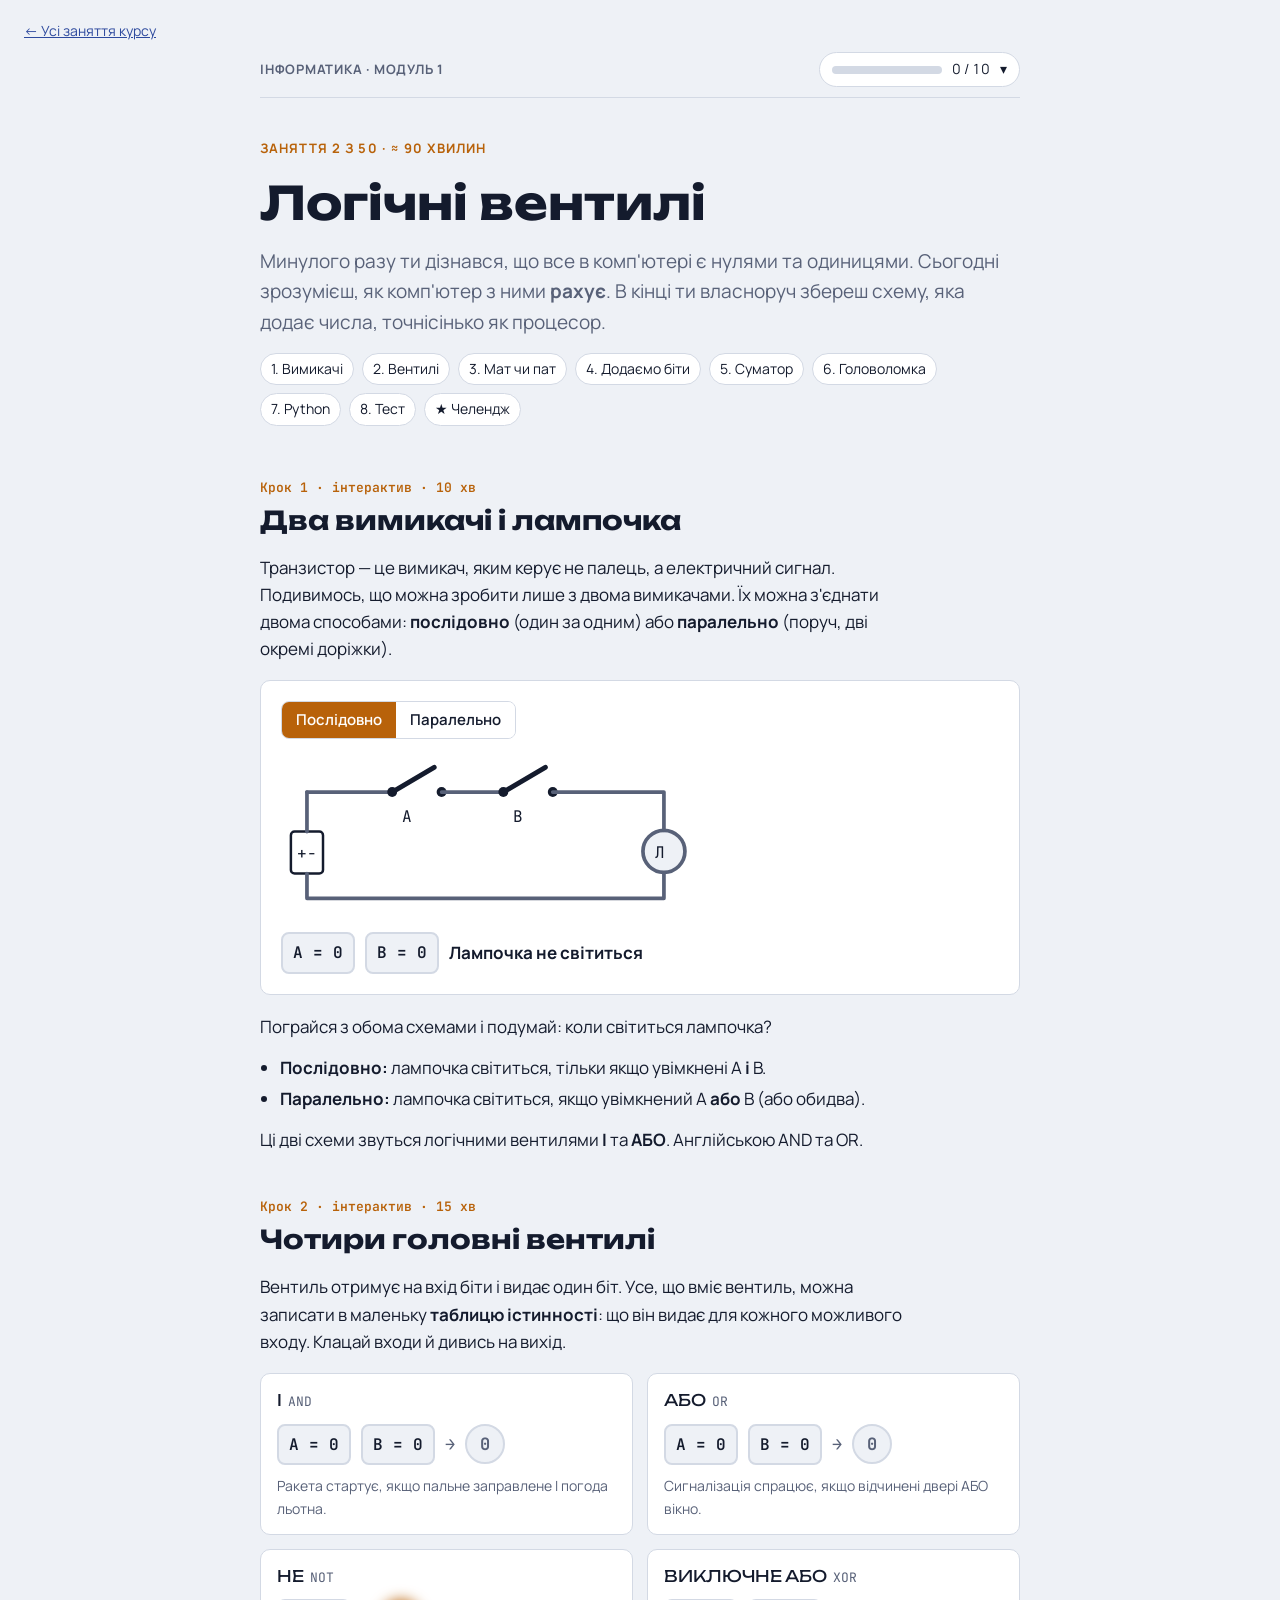
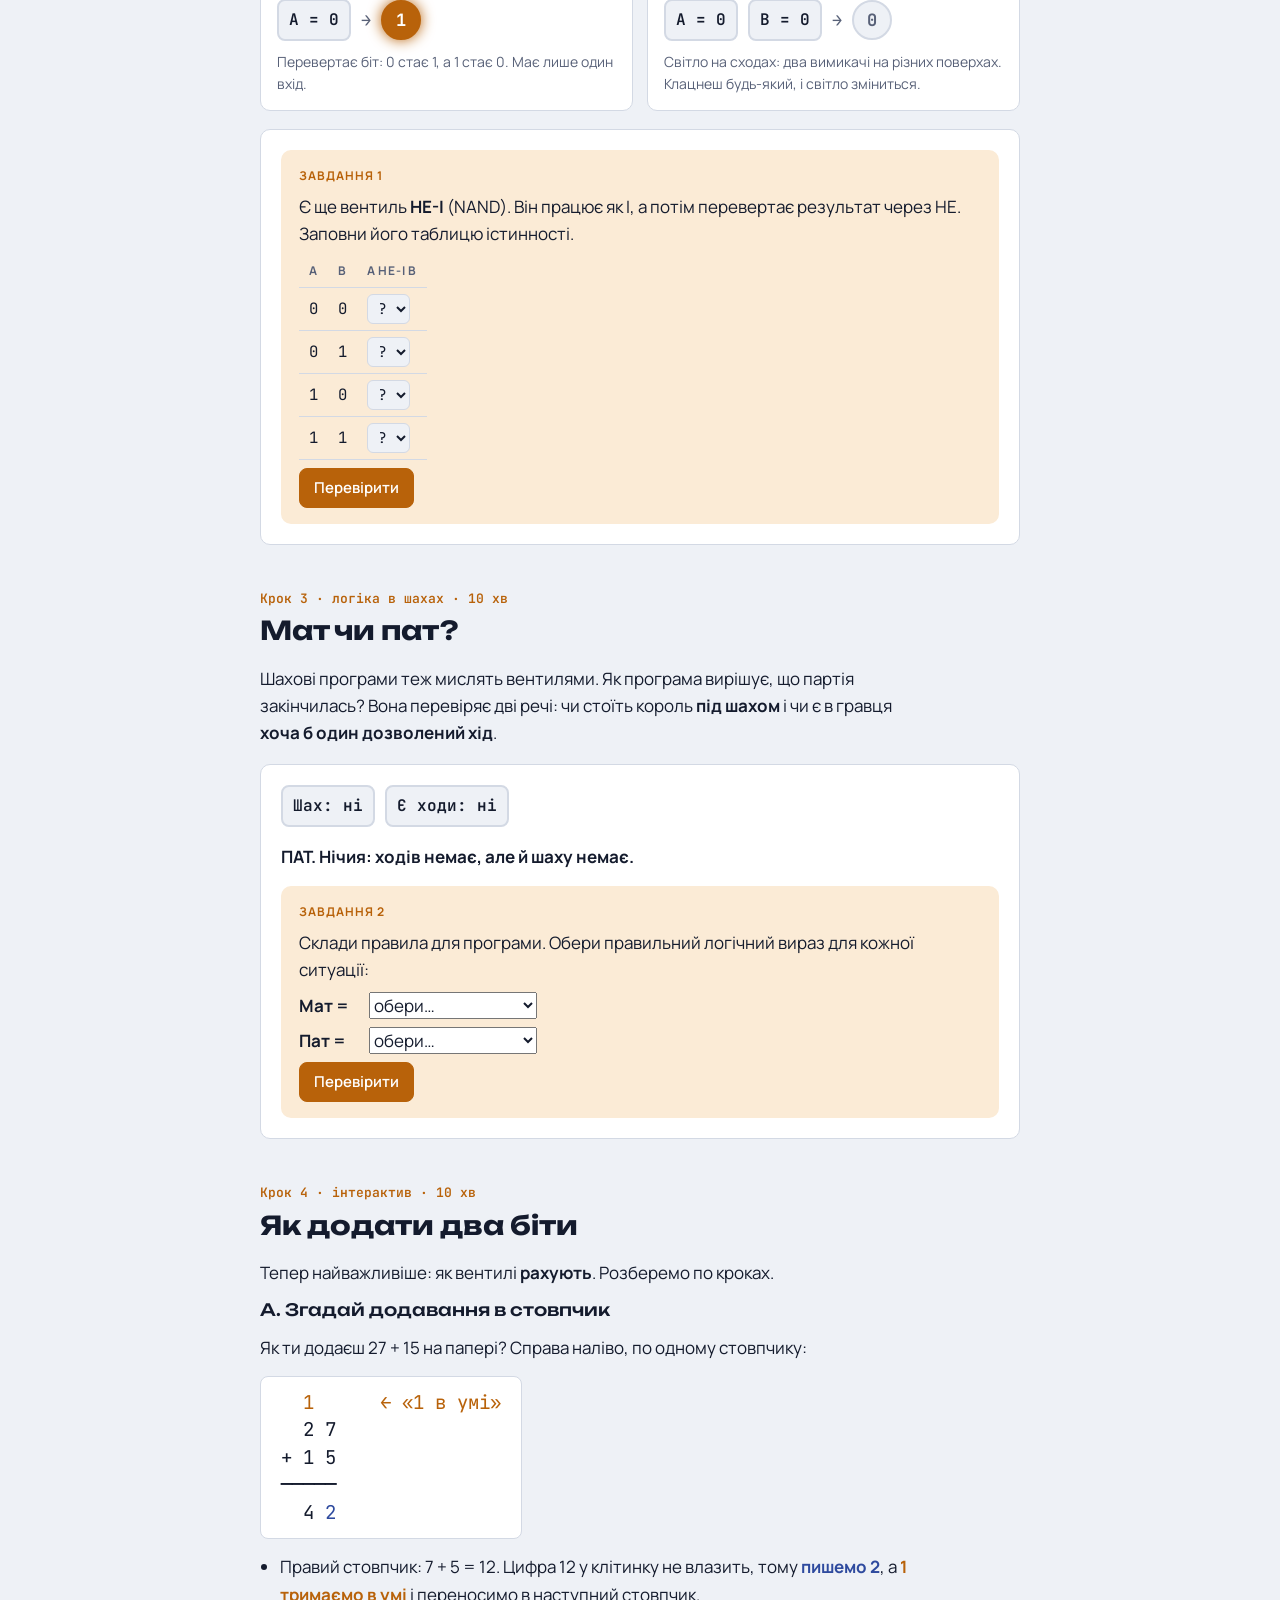
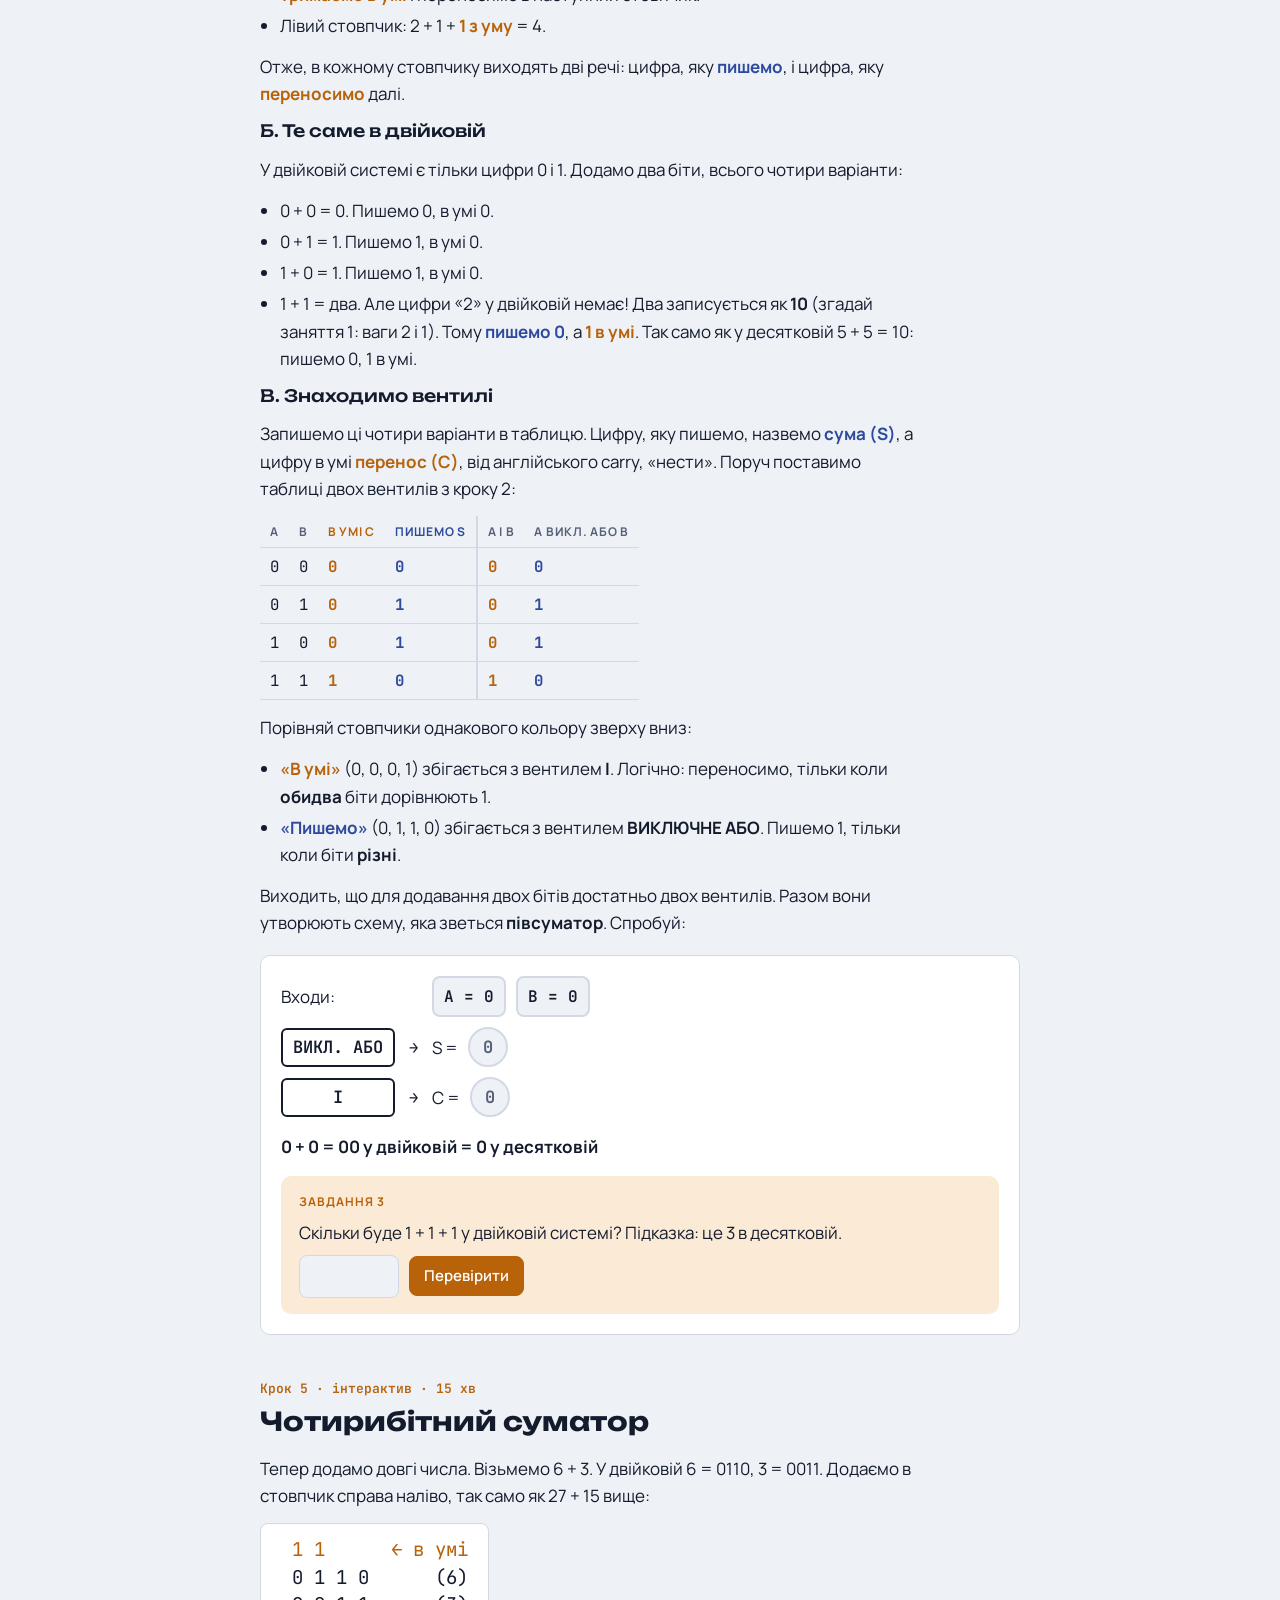
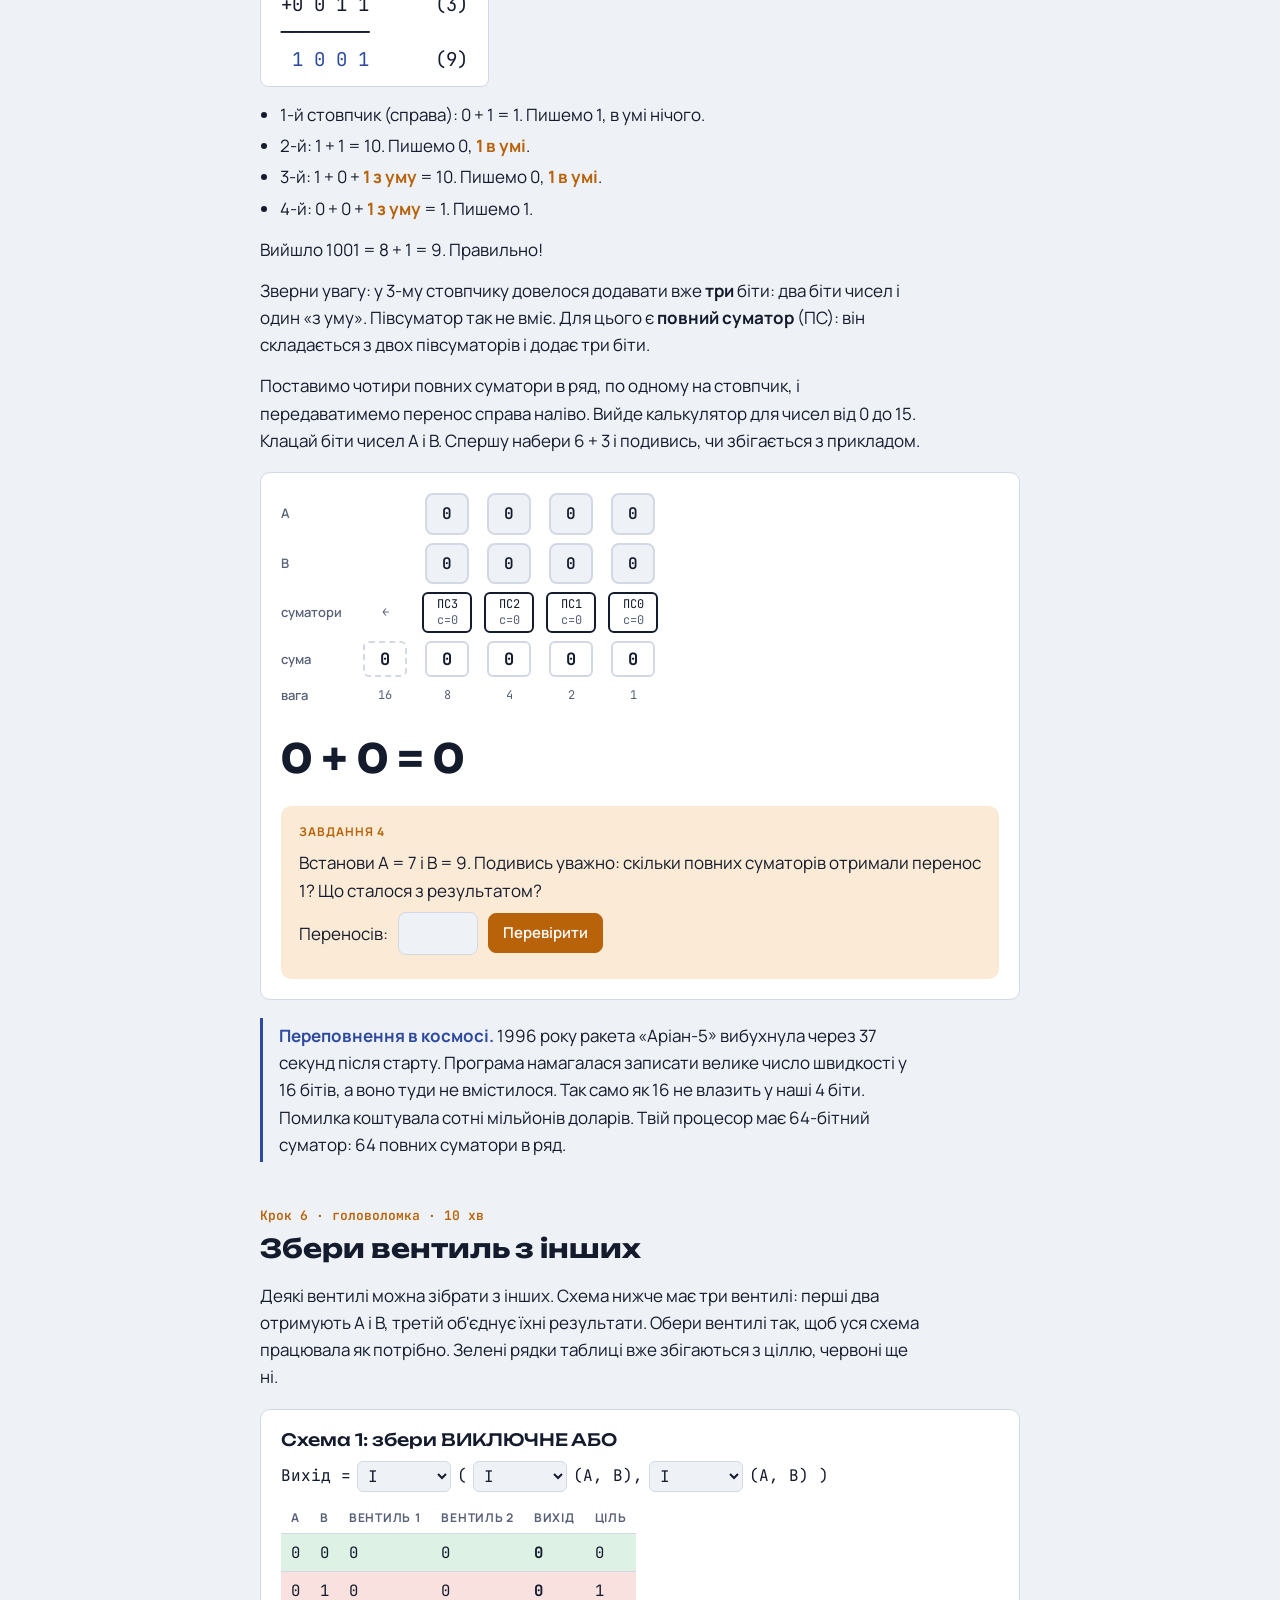
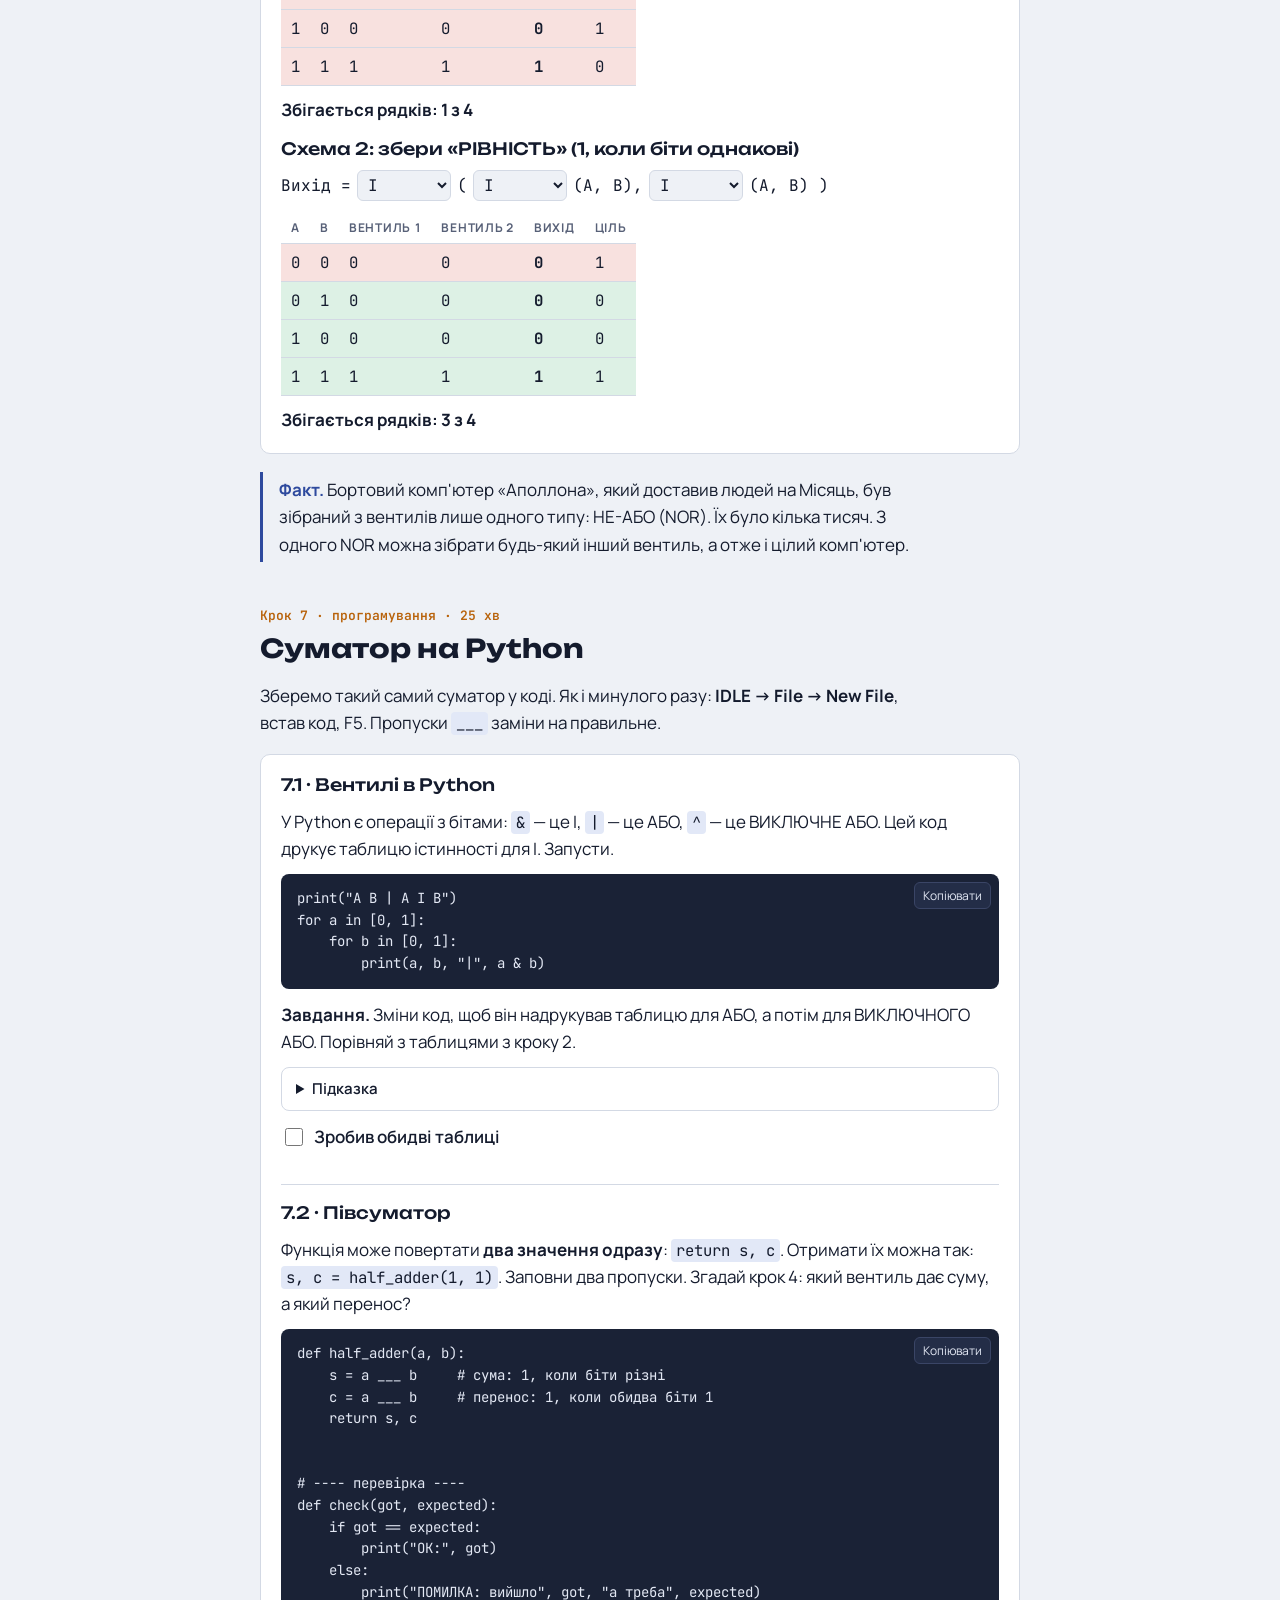
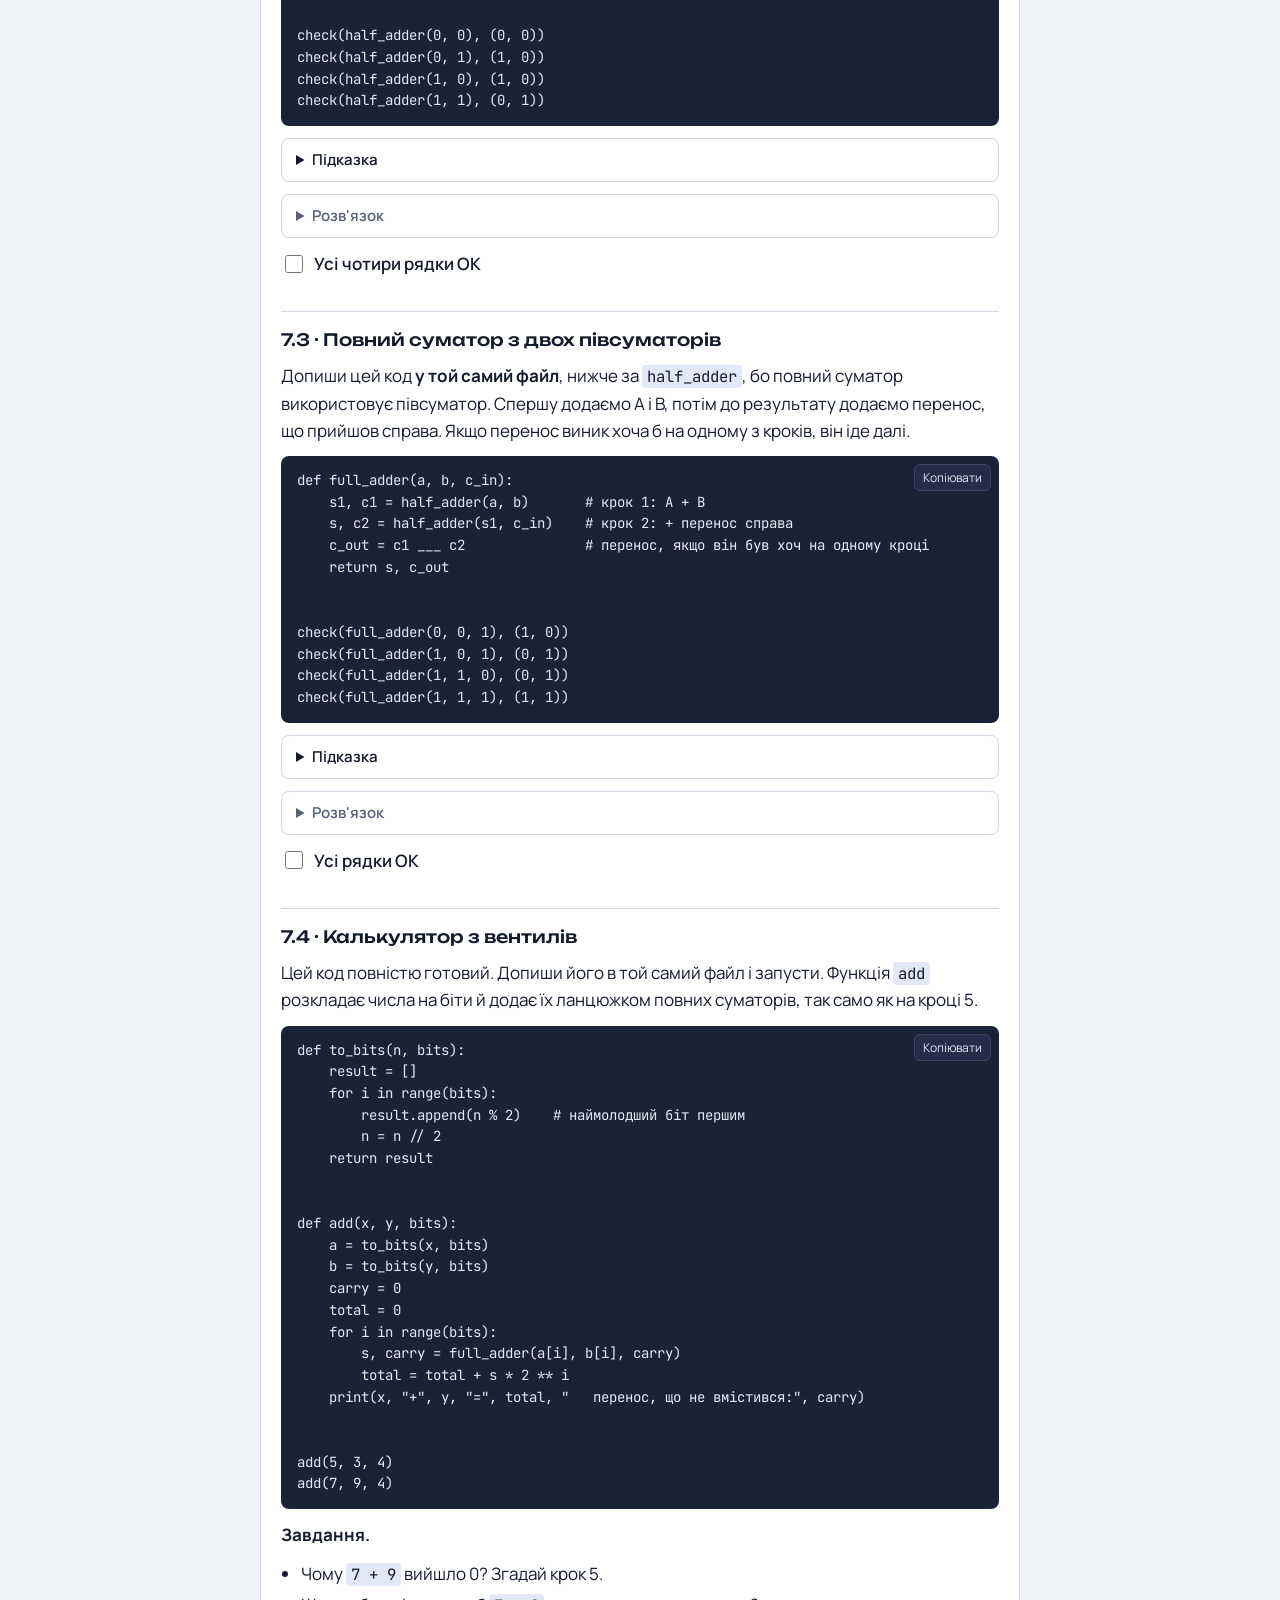
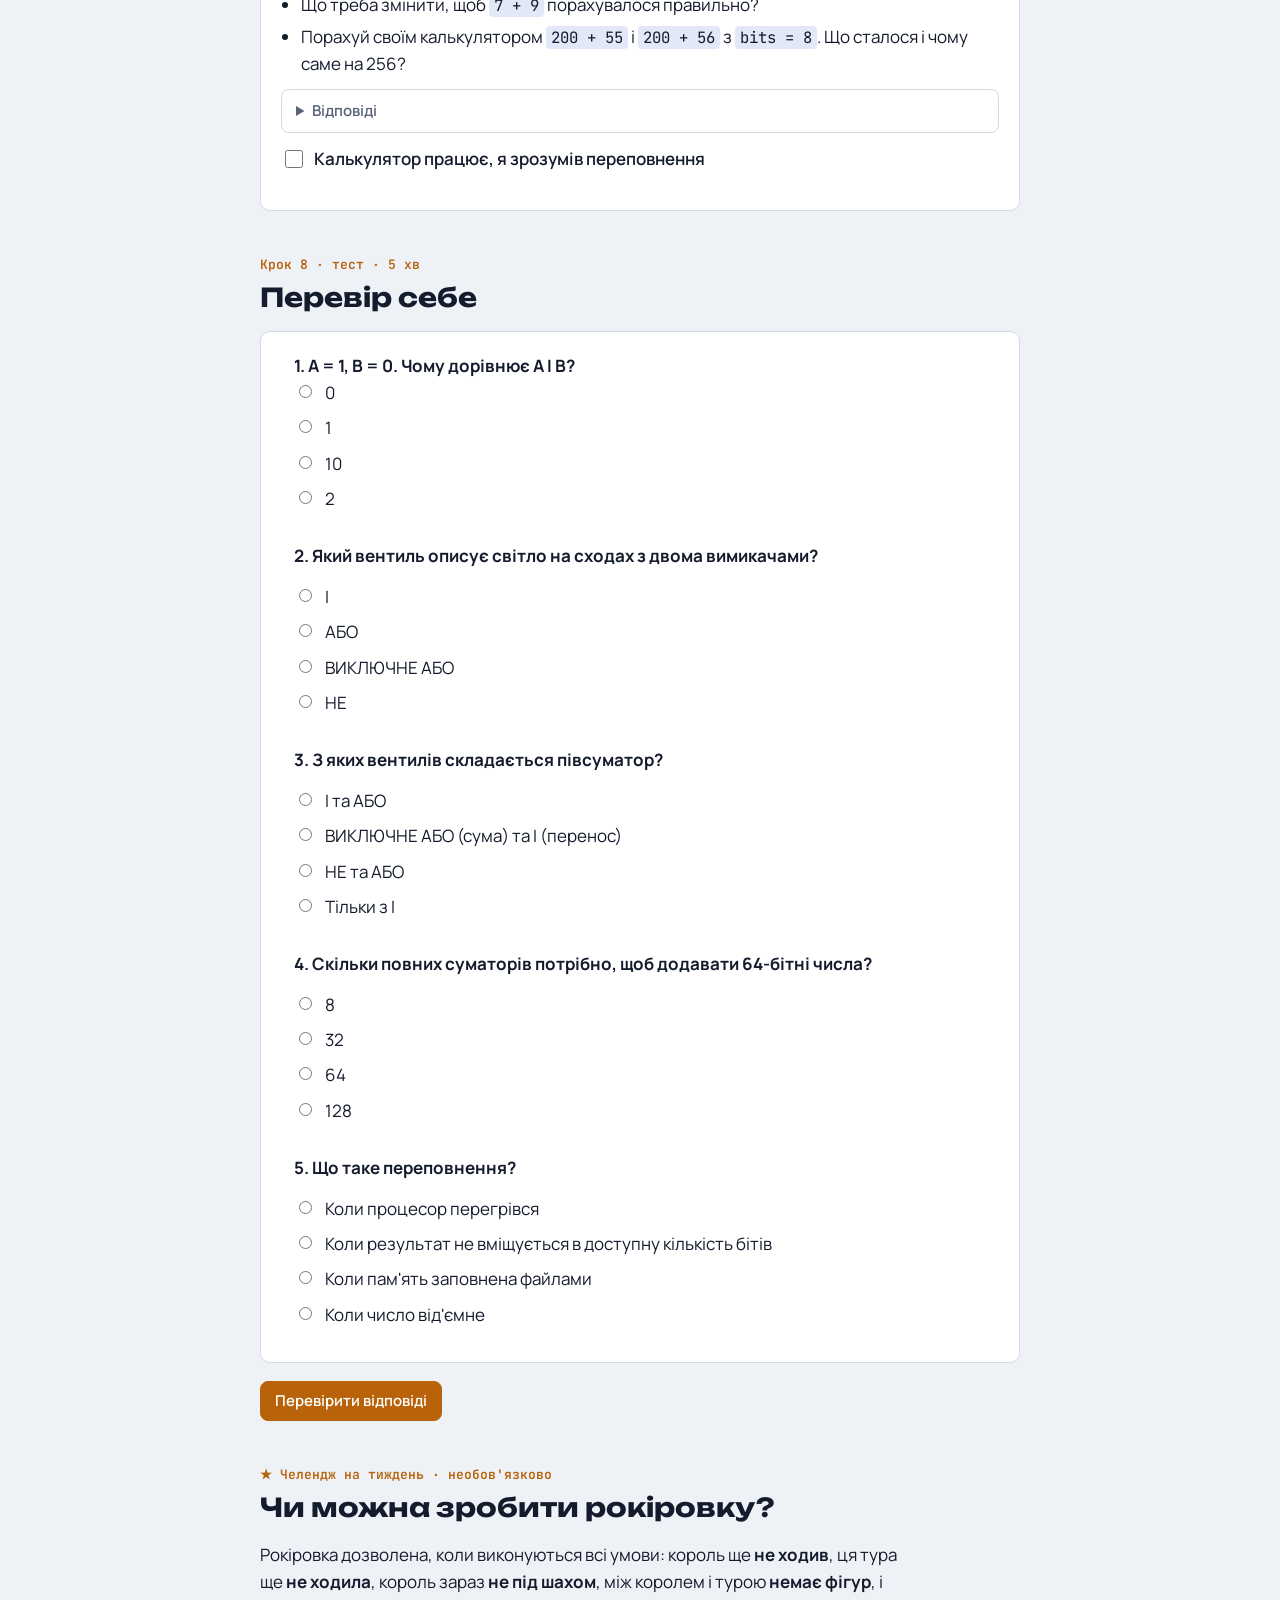
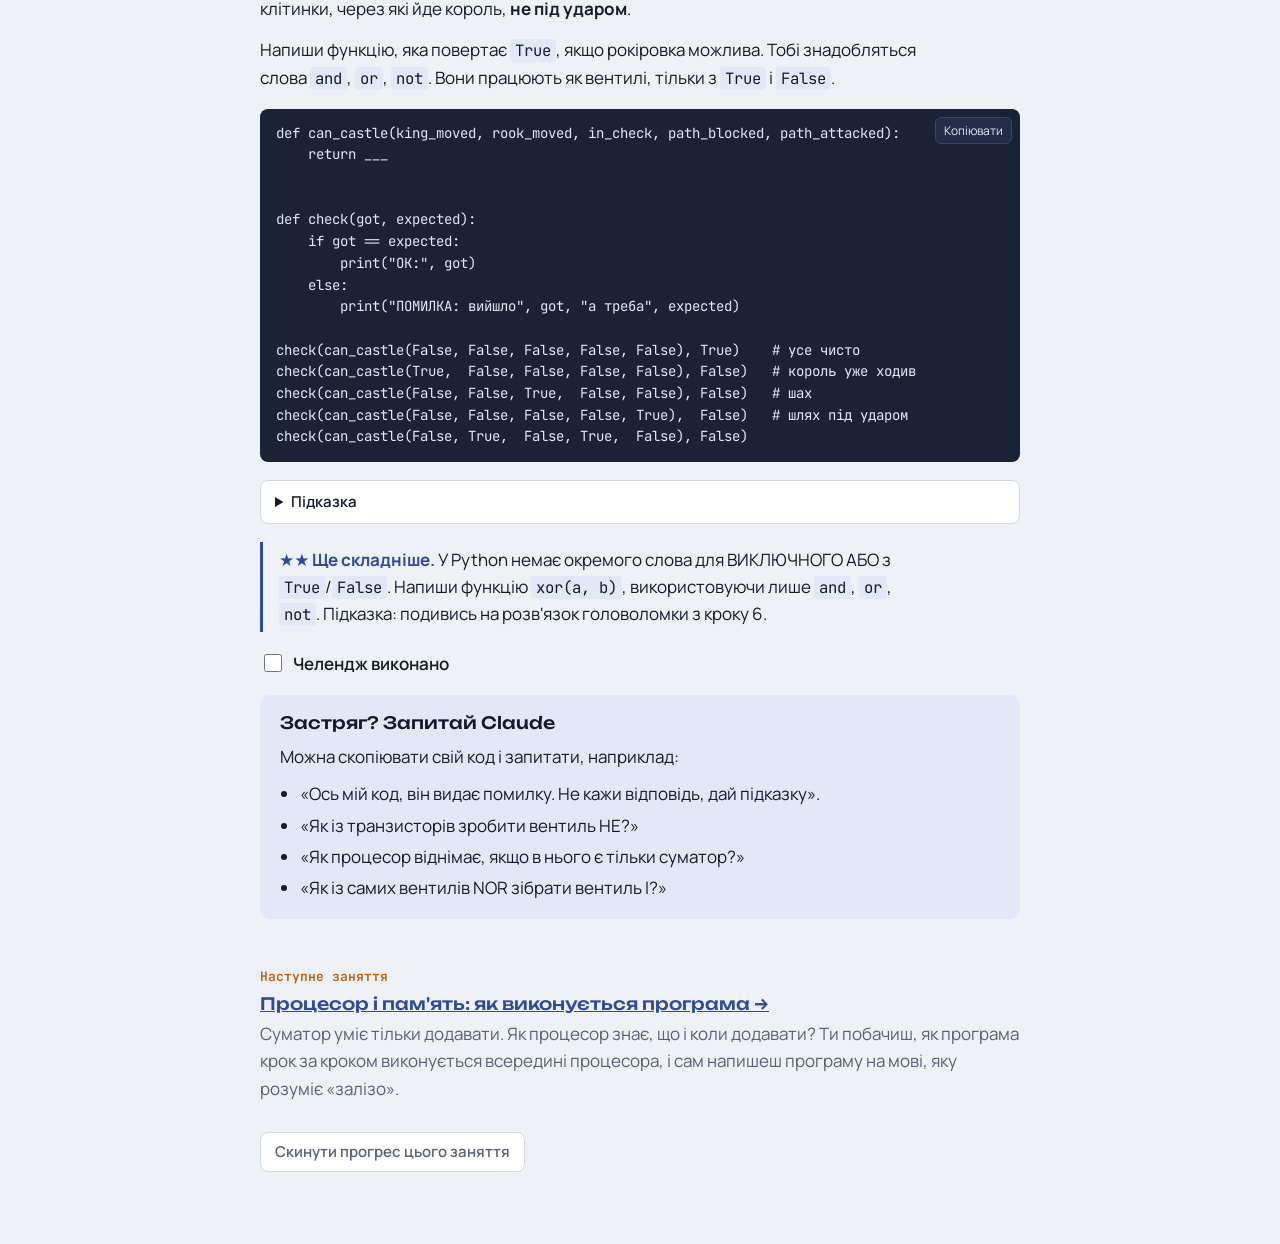
<file: lessons/02-lohichni-ventyli.html>
<!doctype html>
<html lang="uk">
<head>
<meta charset="utf-8">
<meta name="viewport" content="width=device-width, initial-scale=1, viewport-fit=cover">
<title>Заняття 2. Логічні вентилі</title>
<meta name="claude:viewport-fit-sides" content="cover">
<link rel="preconnect" href="https://fonts.googleapis.com">
<link rel="stylesheet" href="https://fonts.googleapis.com/css2?family=Unbounded:wght@500;700&family=Manrope:wght@400;600;700&family=JetBrains+Mono:wght@400;600&display=swap">
<style>
/* Layout: one reading column; lesson 2 adds circuit, gate and adder instruments; each section is a numbered step of the lesson, interactive instruments sit on surface panels. */
:root {
  --bg: #EEF1F6; --surface: #FFFFFF; --ink: #141B2D; --muted: #586178; --line: #D3D9E4;
  --accent: #B8620A; --accent-ink: #FFFFFF; --accent-soft: #FBEBD6; --sky: #2E4A9E; --sky-soft: #E2E8F7;
  --ok: #1D7447; --ok-soft: #DDF1E5; --bad: #B3261E; --bad-soft: #F8E1DF;
  --sq-l: #E9DFC9; --sq-d: #A8B4C9; --code-bg: #1A2236; --code-ink: #E3E8F4;
  --f-display: "Unbounded", "Segoe UI", system-ui, sans-serif;
  --f-body: "Manrope", "Segoe UI", system-ui, sans-serif;
  --f-mono: "JetBrains Mono", Consolas, "Courier New", monospace;
}
@media (prefers-color-scheme: dark) { :root:not([data-theme="light"]) {
  --bg: #0D1220; --surface: #151C2E; --ink: #E6EAF2; --muted: #9AA3B8; --line: #2A3350;
  --accent: #F2A23A; --accent-ink: #1A1206; --accent-soft: #3A2A12; --sky: #9DB3F2; --sky-soft: #1E2945;
  --ok: #63C690; --ok-soft: #15301F; --bad: #F29088; --bad-soft: #3A1A18;
  --sq-l: #3B4560; --sq-d: #232B42; --code-bg: #0A0F1B; --code-ink: #E3E8F4; color-scheme: dark; } }
:root[data-theme="dark"] {
  --bg: #0D1220; --surface: #151C2E; --ink: #E6EAF2; --muted: #9AA3B8; --line: #2A3350;
  --accent: #F2A23A; --accent-ink: #1A1206; --accent-soft: #3A2A12; --sky: #9DB3F2; --sky-soft: #1E2945;
  --ok: #63C690; --ok-soft: #15301F; --bad: #F29088; --bad-soft: #3A1A18;
  --sq-l: #3B4560; --sq-d: #232B42; --code-bg: #0A0F1B; --code-ink: #E3E8F4; color-scheme: dark; }

* { box-sizing: border-box; }
body { background: var(--bg); color: var(--ink); font-family: var(--f-body); font-size: 17px; line-height: 1.6;
  padding-left: max(16px, env(safe-area-inset-left, 0px)); padding-right: max(16px, env(safe-area-inset-right, 0px)); padding-block: 0 64px; }
.wrap { max-width: 760px; margin: 0 auto; }
h1, h2, h3 { font-family: var(--f-display); text-wrap: balance; line-height: 1.2; margin: 0; }
h1 { font-size: clamp(30px, 6vw, 46px); font-weight: 700; }
h2 { font-size: clamp(21px, 3.6vw, 26px); font-weight: 700; }
h3 { font-size: 17px; font-weight: 500; }
p { margin: 0; }
a { color: var(--sky); }
code, .mono { font-family: var(--f-mono); font-size: 0.92em; }
:not(pre) > code { background: var(--sky-soft); padding: 1px 5px; border-radius: 4px; }
button, input, select { font: inherit; color: inherit; }
:focus-visible { outline: 3px solid var(--sky); outline-offset: 2px; }

/* top bar */
.topbar { position: sticky; top: env(safe-area-inset-top, 0px); z-index: 5; background: var(--bg); border-bottom: 1px solid var(--line);
  display: flex; align-items: center; justify-content: space-between; gap: 12px; padding-block: 10px; }
body::before { content: ""; position: fixed; inset: 0 0 auto; height: env(safe-area-inset-top, 0px); z-index: 10; background: var(--bg); }
.course { font-size: 13px; letter-spacing: 0.06em; text-transform: uppercase; color: var(--muted); font-weight: 700; }
.prog { display: flex; align-items: center; gap: 10px; font-size: 14px; font-variant-numeric: tabular-nums; white-space: nowrap; }
button.prog { border: 1px solid var(--line); background: var(--surface); border-radius: 999px; padding: 5px 12px; cursor: pointer; }
.todo { position: sticky; top: calc(env(safe-area-inset-top, 0px) + 52px); z-index: 4; background: var(--surface); border: 1px solid var(--line); border-radius: 10px; padding: 14px 18px; display: grid; gap: 6px; margin-top: 8px; box-shadow: 0 8px 24px rgba(0,0,0,.12); }
.todo[hidden] { display: none; }
.todo a { color: var(--ink); text-decoration: none; display: flex; gap: 10px; align-items: baseline; }
.todo a:hover span:last-child { text-decoration: underline; }
.todo .ok { color: var(--ok); } .todo .no { color: var(--muted); }
.todo .hd { font-weight: 700; }
.prog-bar { width: 110px; height: 8px; border-radius: 4px; background: var(--line); overflow: hidden; }
.prog-bar i { display: block; height: 100%; width: 0; background: var(--accent); transition: width .4s; }

header.hero { padding-block: 40px 8px; display: grid; gap: 16px; }
.eyebrow { font-size: 13px; letter-spacing: 0.08em; text-transform: uppercase; color: var(--accent); font-weight: 700; }
.lead { font-size: 19px; color: var(--muted); max-width: 62ch; }
.hero-bits { font-family: var(--f-mono); font-size: 13px; color: var(--muted); letter-spacing: 0.15em; overflow: hidden; white-space: nowrap; }
.plan { display: flex; flex-wrap: wrap; gap: 8px; }
.plan a { text-decoration: none; font-size: 14px; padding: 4px 10px; border: 1px solid var(--line); border-radius: 999px; color: var(--ink); background: var(--surface); }
.plan a.done { border-color: var(--ok); color: var(--ok); }

section.step { padding-block: 44px 0; display: grid; gap: 18px; }
.step-head { display: grid; gap: 6px; }
.step-no { font-family: var(--f-mono); font-size: 13px; color: var(--accent); font-weight: 600; }
.text { display: grid; gap: 14px; max-width: 66ch; }

.panel { background: var(--surface); border: 1px solid var(--line); border-radius: 10px; padding: 20px; display: grid; gap: 16px; min-width: 0; }
.fact { border-left: 3px solid var(--sky); padding: 4px 0 4px 16px; color: var(--ink); max-width: 66ch; }
.fact b { color: var(--sky); }
.task { background: var(--accent-soft); border-radius: 10px; padding: 16px 18px; display: grid; gap: 8px; }
.task .lbl { font-size: 12px; letter-spacing: 0.08em; text-transform: uppercase; font-weight: 700; color: var(--accent); }
.status { font-weight: 700; }
.status.ok { color: var(--ok); }
.status.bad { color: var(--bad); }

/* bits */
.panel > *, .step > * { min-width: 0; }
.bits { display: grid; grid-template-columns: repeat(8, minmax(0, 1fr)); gap: 6px; }
.bit button { min-width: 0; padding: 0; }
.bit { display: grid; gap: 6px; justify-items: center; }
.bit button { width: 100%; max-width: 64px; aspect-ratio: 1; border-radius: 50%; border: 2px solid var(--line); background: var(--bg);
  cursor: pointer; font-family: var(--f-mono); font-size: 20px; font-weight: 600; color: var(--muted); transition: background .15s, box-shadow .15s; }
.bit button.on { background: var(--accent); border-color: var(--accent); color: var(--accent-ink); box-shadow: 0 0 18px var(--accent); }
.bit small { font-family: var(--f-mono); font-size: 12px; color: var(--muted); }
.readout { display: flex; flex-wrap: wrap; gap: 8px 28px; align-items: baseline; font-variant-numeric: tabular-nums; }
.readout .big { font-family: var(--f-display); font-size: 40px; font-weight: 700; }
.readout .sub { font-family: var(--f-mono); color: var(--muted); }
.targets { display: flex; flex-wrap: wrap; gap: 8px; }
.chip { font-family: var(--f-mono); font-size: 14px; padding: 3px 10px; border-radius: 999px; border: 1px solid var(--line); background: var(--surface); }
.chip.cur { border-color: var(--accent); color: var(--accent); font-weight: 600; }
.chip.done { border-color: var(--ok); background: var(--ok-soft); color: var(--ok); }

/* grains */
.slider-row { display: grid; gap: 6px; }
input[type=range] { width: 100%; accent-color: var(--accent); }
.kv { display: grid; grid-template-columns: max-content 1fr; gap: 6px 16px; font-variant-numeric: tabular-nums; }
.kv dt { color: var(--muted); font-size: 15px; }
.kv dd { margin: 0; font-family: var(--f-mono); font-size: 15px; min-width: 0; overflow-wrap: anywhere; }

/* board */
.board-wrap { display: grid; grid-template-columns: minmax(0, 360px) minmax(0, 1fr); gap: 20px; align-items: start; }
@media (max-width: 640px) { .board-wrap { grid-template-columns: 1fr; } }
.board { display: grid; grid-template-columns: 18px repeat(8, 1fr); gap: 0; max-width: 360px; width: 100%; }
.board .coord { font-family: var(--f-mono); font-size: 11px; color: var(--muted); display: grid; place-items: center; }
.sq { aspect-ratio: 1; border: 0; cursor: pointer; display: grid; place-items: center; padding: 0; position: relative; }
.sq.l { background: var(--sq-l); } .sq.d { background: var(--sq-d); }
.sq.on::after { content: ""; width: 56%; height: 56%; border-radius: 50%; background: var(--accent); box-shadow: 0 0 10px var(--accent); }
.bin64 { font-family: var(--f-mono); font-size: 13px; line-height: 1.7; word-break: break-all; }
.bin64 .one { color: var(--accent); font-weight: 600; }
.btn { border: 1px solid var(--line); background: var(--surface); border-radius: 8px; padding: 7px 14px; cursor: pointer; font-weight: 600; font-size: 15px; }
.btn.primary { background: var(--accent); color: var(--accent-ink); border-color: var(--accent); }
.btn:hover { border-color: var(--accent); }
.row { display: flex; flex-wrap: wrap; gap: 10px; align-items: center; }

/* text table */
.tbl-scroll { overflow-x: auto; }
table { border-collapse: collapse; width: 100%; font-variant-numeric: tabular-nums; }
th, td { text-align: left; padding: 6px 10px; border-bottom: 1px solid var(--line); font-size: 15px; white-space: nowrap; }
th { font-size: 12px; letter-spacing: 0.06em; text-transform: uppercase; color: var(--muted); }
td.mono { font-family: var(--f-mono); }
input[type=text], input[type=number] { border: 1px solid var(--line); background: var(--bg); border-radius: 8px; padding: 7px 10px; min-width: 0; }
input[type=number] { width: 80px; }

/* message */
.msg-grid { display: grid; gap: 2px; width: max-content; max-width: 100%; }
.msg-grid span { width: 14px; height: 14px; background: var(--line); border-radius: 2px; }
.msg-grid span.one { background: var(--accent); }
.msg-scroll { overflow-x: auto; padding-bottom: 4px; }
.bitstream { font-family: var(--f-mono); font-size: 12px; color: var(--muted); word-break: break-all; line-height: 1.5; }

/* code */
pre { background: var(--code-bg); color: var(--code-ink); padding: 14px 16px; border-radius: 8px; overflow-x: auto; margin: 0; font-family: var(--f-mono); font-size: 14px; line-height: 1.55; }
.code-box { position: relative; min-width: 0; }
.copy { position: absolute; top: 8px; right: 8px; font-size: 12px; padding: 3px 8px; border-radius: 6px; border: 1px solid #3A4566; background: #232D47; color: #E3E8F4; cursor: pointer; }
details { border: 1px solid var(--line); border-radius: 8px; background: var(--surface); }
details > summary { cursor: pointer; padding: 9px 14px; font-weight: 600; font-size: 15px; }
details > div { padding: 0 14px 14px; display: grid; gap: 10px; }
details.sol > summary { color: var(--muted); }
.py-task { display: grid; gap: 12px; padding-block: 18px; border-top: 1px solid var(--line); }
.py-task:first-of-type { border-top: 0; padding-top: 0; }
.selfcheck { display: flex; gap: 8px; align-items: center; font-weight: 600; cursor: pointer; }
.selfcheck input { width: 18px; height: 18px; accent-color: var(--ok); }

/* quiz */
.q { display: grid; gap: 8px; padding-block: 14px; border-top: 1px solid var(--line); }
.q:first-child { border-top: 0; padding-top: 0; }
.q label { display: flex; gap: 10px; align-items: flex-start; cursor: pointer; }
.q input { margin-top: 6px; accent-color: var(--accent); }
.q .expl { font-size: 15px; padding: 8px 12px; border-radius: 6px; }
.q .expl.ok { background: var(--ok-soft); color: var(--ok); }
.q .expl.bad { background: var(--bad-soft); color: var(--bad); }

.ask { background: var(--sky-soft); border-radius: 10px; padding: 18px 20px; display: grid; gap: 10px; }
.ask ul { margin: 0; padding-left: 20px; display: grid; gap: 4px; }
footer { padding-block: 48px 0; color: var(--muted); display: grid; gap: 6px; }
.star { color: var(--accent); }
@media (prefers-reduced-motion: reduce) { * { transition: none !important; } }
/* ---- lesson 2 ---- */
.circuit svg { width: 100%; max-width: 420px; height: auto; display: block; }
.circuit .wire { fill: none; stroke: var(--muted); stroke-width: 3; stroke-linecap: round; stroke-linejoin: round; }
.circuit.live .wire { stroke: var(--accent); }
.circuit .sw { stroke: var(--ink); stroke-width: 4; stroke-linecap: round; }
.circuit .node { fill: var(--ink); }
.circuit .lamp { fill: var(--bg); stroke: var(--muted); stroke-width: 3; }
.circuit.live .lamp { fill: var(--accent); stroke: var(--accent); filter: drop-shadow(0 0 8px var(--accent)); }
.circuit .batt { fill: var(--surface); stroke: var(--ink); stroke-width: 2; }
.circuit text { fill: var(--ink); font-family: var(--f-mono); font-size: 13px; }
.seg { display: inline-flex; border: 1px solid var(--line); border-radius: 8px; overflow: hidden; }
.seg button { border: 0; background: var(--surface); padding: 6px 14px; cursor: pointer; font-weight: 600; font-size: 15px; }
.seg button[aria-pressed="true"] { background: var(--accent); color: var(--accent-ink); }
.tog { border: 2px solid var(--line); background: var(--bg); border-radius: 8px; min-width: 52px; padding: 6px 10px; cursor: pointer; font-family: var(--f-mono); font-weight: 600; font-size: 16px; }
.tog.on { background: var(--accent); border-color: var(--accent); color: var(--accent-ink); }
.lampdot { display: inline-grid; place-items: center; width: 40px; height: 40px; border-radius: 50%; border: 2px solid var(--line); background: var(--bg); font-family: var(--f-mono); font-weight: 700; color: var(--muted); }
.lampdot.on { background: var(--accent); border-color: var(--accent); color: var(--accent-ink); box-shadow: 0 0 14px var(--accent); }
.gates { display: grid; grid-template-columns: repeat(2, minmax(0, 1fr)); gap: 14px; }
@media (max-width: 640px) { .gates { grid-template-columns: 1fr; } }
.gate { border: 1px solid var(--line); border-radius: 10px; padding: 14px 16px; display: grid; gap: 10px; background: var(--surface); }
.gate .gname { font-family: var(--f-display); font-size: 16px; }
.gate .gname small { font-family: var(--f-mono); font-size: 13px; color: var(--muted); margin-left: 6px; }
.gate .life { font-size: 14px; color: var(--muted); }
.gate .io { display: flex; align-items: center; gap: 10px; flex-wrap: wrap; }
.gate .arrow { color: var(--muted); font-family: var(--f-mono); }
td select, .formula select { border: 1px solid var(--line); background: var(--bg); border-radius: 6px; padding: 3px 6px; font-family: var(--f-mono); }
.formula { font-family: var(--f-mono); font-size: 16px; display: flex; flex-wrap: wrap; gap: 6px; align-items: center; line-height: 2; }
tr.miss td { background: var(--bad-soft); }
tr.hit td { background: var(--ok-soft); }
.ha { display: grid; grid-template-columns: auto auto 1fr; gap: 10px 14px; align-items: center; }
.ha .box { font-family: var(--f-mono); font-weight: 600; border: 2px solid var(--ink); border-radius: 6px; padding: 4px 10px; text-align: center; }
.adder { display: grid; grid-template-columns: 70px repeat(5, minmax(0, 56px)); gap: 8px 6px; align-items: center; justify-items: center; width: max-content; max-width: 100%; }
.adder .rl { justify-self: start; font-size: 13px; color: var(--muted); font-weight: 600; }
.adder .tog { min-width: 0; width: 44px; padding: 6px 0; }
.fa { width: 50px; border: 2px solid var(--ink); border-radius: 6px; text-align: center; font-family: var(--f-mono); font-size: 12px; padding: 3px 0; line-height: 1.3; }
.fa .cin { display: block; border-radius: 4px; color: var(--muted); }
.fa .cin.on { background: var(--accent); color: var(--accent-ink); }
.sumbit { width: 44px; height: 36px; display: grid; place-items: center; border-radius: 6px; font-family: var(--f-mono); font-weight: 700; border: 2px solid var(--line); }
.sumbit.on { background: var(--sky); border-color: var(--sky); color: var(--surface); }
.sumbit.over { border-style: dashed; }
.adder-scroll { overflow-x: auto; padding-bottom: 4px; }
.colsum { font-family: var(--f-mono); font-size: 19px; line-height: 1.45; background: var(--surface); border: 1px solid var(--line); border-radius: 8px; padding: 12px 20px; width: max-content; max-width: 100%; overflow-x: auto; white-space: pre; }
.c-carry { color: var(--accent); }
.c-sum { color: var(--sky); }
th.c-carry, th.c-sum, td.c-carry, td.c-sum { font-weight: 700; }
</style>
</head>
<body>
<p style="padding-top:12px;margin:0;font-size:14px"><a href="../index.html">← Усі заняття курсу</a></p>
<div class="wrap">
  <div class="topbar">
    <span class="course">Інформатика · Модуль 1</span>
    <button class="prog" id="progBtn" type="button" aria-expanded="false" aria-controls="todo"><span class="prog-bar"><i id="progBar"></i></span><span id="progTxt">0 / 8</span><span aria-hidden="true">▾</span></button>
  </div>
  <div class="todo" id="todo" hidden></div>

  <header class="hero">
    <span class="eyebrow">Заняття 2 з 50 · ≈ 90 хвилин</span>
    <h1>Логічні вентилі</h1>
    <p class="lead">Минулого разу ти дізнався, що все в комп'ютері є нулями та одиницями. Сьогодні зрозумієш, як комп'ютер з ними <b>рахує</b>. В кінці ти власноруч збереш схему, яка додає числа, точнісінько як процесор.</p>
    <nav class="plan" id="plan" aria-label="Зміст заняття">
      <a href="#s1">1. Вимикачі</a><a href="#s2">2. Вентилі</a><a href="#s3">3. Мат чи пат</a><a href="#s4">4. Додаємо біти</a>
      <a href="#s5">5. Суматор</a><a href="#s6">6. Головоломка</a><a href="#s7">7. Python</a><a href="#s8">8. Тест</a><a href="#s9">★ Челендж</a>
    </nav>
  </header>

  <!-- 1 -->
  <section class="step" id="s1">
    <div class="step-head"><span class="step-no">Крок 1 · інтерактив · 10 хв</span><h2>Два вимикачі і лампочка</h2></div>
    <div class="text">
      <p>Транзистор — це вимикач, яким керує не палець, а електричний сигнал. Подивимось, що можна зробити лише з двома вимикачами. Їх можна з'єднати двома способами: <b>послідовно</b> (один за одним) або <b>паралельно</b> (поруч, дві окремі доріжки).</p>
    </div>
    <div class="panel">
      <div class="row">
        <div class="seg" role="group" aria-label="Спосіб з'єднання"><button type="button" id="mSer" aria-pressed="true">Послідовно</button><button type="button" id="mPar" aria-pressed="false">Паралельно</button></div>
      </div>
      <div class="circuit" id="circuit"></div>
      <div class="row">
        <button class="tog" type="button" id="swA">A = 0</button>
        <button class="tog" type="button" id="swB">B = 0</button>
        <span id="lampTxt" class="status"></span>
      </div>
    </div>
    <div class="text">
      <p>Пограйся з обома схемами і подумай: коли світиться лампочка?</p>
      <ul style="margin:0; padding-left:20px; display:grid; gap:4px">
        <li><b>Послідовно:</b> лампочка світиться, тільки якщо увімкнені A <b>і</b> B.</li>
        <li><b>Паралельно:</b> лампочка світиться, якщо увімкнений A <b>або</b> B (або обидва).</li>
      </ul>
      <p>Ці дві схеми звуться логічними вентилями <b>І</b> та <b>АБО</b>. Англійською AND та OR.</p>
    </div>
  </section>

  <!-- 2 -->
  <section class="step" id="s2">
    <div class="step-head"><span class="step-no">Крок 2 · інтерактив · 15 хв</span><h2>Чотири головні вентилі</h2></div>
    <div class="text">
      <p>Вентиль отримує на вхід біти і видає один біт. Усе, що вміє вентиль, можна записати в маленьку <b>таблицю істинності</b>: що він видає для кожного можливого входу. Клацай входи й дивись на вихід.</p>
    </div>
    <div class="gates" id="gates"></div>
    <div class="panel">
      <div class="task">
        <span class="lbl">Завдання 1</span>
        <p>Є ще вентиль <b>НЕ-І</b> (NAND). Він працює як І, а потім перевертає результат через НЕ. Заповни його таблицю істинності.</p>
        <div class="tbl-scroll"><table style="width:auto"><thead><tr><th>A</th><th>B</th><th>A НЕ-І B</th></tr></thead><tbody id="nandBody"></tbody></table></div>
        <div class="row"><button class="btn primary" type="button" id="nandCheck">Перевірити</button><span class="status" id="nandStatus"></span></div>
      </div>
    </div>
  </section>

  <!-- 3 -->
  <section class="step" id="s3">
    <div class="step-head"><span class="step-no">Крок 3 · логіка в шахах · 10 хв</span><h2>Мат чи пат?</h2></div>
    <div class="text">
      <p>Шахові програми теж мислять вентилями. Як програма вирішує, що партія закінчилась? Вона перевіряє дві речі: чи стоїть король <b>під шахом</b> і чи є в гравця <b>хоча б один дозволений хід</b>.</p>
    </div>
    <div class="panel">
      <div class="row">
        <button class="tog" type="button" id="cCheck">Шах: ні</button>
        <button class="tog" type="button" id="cMoves">Є ходи: ні</button>
      </div>
      <p class="status" id="cResult"></p>
      <div class="task">
        <span class="lbl">Завдання 2</span>
        <p>Склади правила для програми. Обери правильний логічний вираз для кожної ситуації:</p>
        <div class="row"><b style="min-width:3.5em">Мат =</b><select id="selMate"></select></div>
        <div class="row"><b style="min-width:3.5em">Пат =</b><select id="selStale"></select></div>
        <div class="row"><button class="btn primary" type="button" id="chessCheck">Перевірити</button><span class="status" id="chessStatus"></span></div>
      </div>
    </div>
  </section>

  <!-- 4 -->
  <section class="step" id="s4">
    <div class="step-head"><span class="step-no">Крок 4 · інтерактив · 10 хв</span><h2>Як додати два біти</h2></div>
    <div class="text">
      <p>Тепер найважливіше: як вентилі <b>рахують</b>. Розберемо по кроках.</p>

      <h3>А. Згадай додавання в стовпчик</h3>
      <p>Як ти додаєш 27 + 15 на папері? Справа наліво, по одному стовпчику:</p>
      <div class="colsum"><span class="c-carry">  1</span>      <span class="c-carry">← «1 в умі»</span>
  2 7
+ 1 5
─────
  4 <span class="c-sum">2</span></div>
      <ul style="margin:0; padding-left:20px; display:grid; gap:4px">
        <li>Правий стовпчик: 7 + 5 = 12. Цифра 12 у клітинку не влазить, тому <span class="c-sum"><b>пишемо 2</b></span>, а <span class="c-carry"><b>1 тримаємо в умі</b></span> і переносимо в наступний стовпчик.</li>
        <li>Лівий стовпчик: 2 + 1 + <span class="c-carry"><b>1 з уму</b></span> = 4.</li>
      </ul>
      <p>Отже, в кожному стовпчику виходять дві речі: цифра, яку <span class="c-sum"><b>пишемо</b></span>, і цифра, яку <span class="c-carry"><b>переносимо</b></span> далі.</p>

      <h3>Б. Те саме в двійковій</h3>
      <p>У двійковій системі є тільки цифри 0 і 1. Додамо два біти, всього чотири варіанти:</p>
      <ul style="margin:0; padding-left:20px; display:grid; gap:4px">
        <li>0 + 0 = 0. Пишемо 0, в умі 0.</li>
        <li>0 + 1 = 1. Пишемо 1, в умі 0.</li>
        <li>1 + 0 = 1. Пишемо 1, в умі 0.</li>
        <li>1 + 1 = два. Але цифри «2» у двійковій немає! Два записується як <b>10</b> (згадай заняття 1: ваги 2 і 1). Тому <span class="c-sum"><b>пишемо 0</b></span>, а <span class="c-carry"><b>1 в умі</b></span>. Так само як у десятковій 5 + 5 = 10: пишемо 0, 1 в умі.</li>
      </ul>

      <h3>В. Знаходимо вентилі</h3>
      <p>Запишемо ці чотири варіанти в таблицю. Цифру, яку пишемо, назвемо <span class="c-sum"><b>сума (S)</b></span>, а цифру в умі <span class="c-carry"><b>перенос (C)</b></span>, від англійського carry, «нести». Поруч поставимо таблиці двох вентилів з кроку 2:</p>
      <div class="tbl-scroll"><table style="width:auto"><thead><tr><th>A</th><th>B</th><th class="c-carry">в умі C</th><th class="c-sum">пишемо S</th><th style="border-left:2px solid var(--line)">A І B</th><th>A ВИКЛ. АБО B</th></tr></thead><tbody>
        <tr><td class="mono">0</td><td class="mono">0</td><td class="mono c-carry">0</td><td class="mono c-sum">0</td><td class="mono c-carry" style="border-left:2px solid var(--line)">0</td><td class="mono c-sum">0</td></tr>
        <tr><td class="mono">0</td><td class="mono">1</td><td class="mono c-carry">0</td><td class="mono c-sum">1</td><td class="mono c-carry" style="border-left:2px solid var(--line)">0</td><td class="mono c-sum">1</td></tr>
        <tr><td class="mono">1</td><td class="mono">0</td><td class="mono c-carry">0</td><td class="mono c-sum">1</td><td class="mono c-carry" style="border-left:2px solid var(--line)">0</td><td class="mono c-sum">1</td></tr>
        <tr><td class="mono">1</td><td class="mono">1</td><td class="mono c-carry">1</td><td class="mono c-sum">0</td><td class="mono c-carry" style="border-left:2px solid var(--line)">1</td><td class="mono c-sum">0</td></tr>
      </tbody></table></div>
      <p>Порівняй стовпчики однакового кольору зверху вниз:</p>
      <ul style="margin:0; padding-left:20px; display:grid; gap:4px">
        <li><span class="c-carry"><b>«В умі»</b></span> (0, 0, 0, 1) збігається з вентилем <b>І</b>. Логічно: переносимо, тільки коли <b>обидва</b> біти дорівнюють 1.</li>
        <li><span class="c-sum"><b>«Пишемо»</b></span> (0, 1, 1, 0) збігається з вентилем <b>ВИКЛЮЧНЕ АБО</b>. Пишемо 1, тільки коли біти <b>різні</b>.</li>
      </ul>
      <p>Виходить, що для додавання двох бітів достатньо двох вентилів. Разом вони утворюють схему, яка зветься <b>півсуматор</b>. Спробуй:</p>
    </div>
    <div class="panel">
      <div class="ha">
        <span>Входи:</span><span></span><span class="row"><button class="tog" type="button" id="haA">A = 0</button><button class="tog" type="button" id="haB">B = 0</button></span>
        <span class="box">ВИКЛ. АБО</span><span class="arrow mono">→</span><span class="row">S = <span class="lampdot" id="haS">0</span></span>
        <span class="box">І</span><span class="arrow mono">→</span><span class="row">C = <span class="lampdot" id="haC">0</span></span>
      </div>
      <p class="status" id="haTxt"></p>
      <div class="task">
        <span class="lbl">Завдання 3</span>
        <p>Скільки буде 1 + 1 + 1 у двійковій системі? Підказка: це 3 в десятковій.</p>
        <div class="row"><input type="text" id="threeIn" aria-label="Відповідь" style="width:100px"><button class="btn primary" type="button" id="threeCheck">Перевірити</button><span class="status" id="threeStatus"></span></div>
      </div>
    </div>
  </section>

  <!-- 5 -->
  <section class="step" id="s5">
    <div class="step-head"><span class="step-no">Крок 5 · інтерактив · 15 хв</span><h2>Чотирибітний суматор</h2></div>
    <div class="text">
      <p>Тепер додамо довгі числа. Візьмемо 6 + 3. У двійковій 6 = 0110, 3 = 0011. Додаємо в стовпчик справа наліво, так само як 27 + 15 вище:</p>
      <div class="colsum"><span class="c-carry"> 1 1</span>      <span class="c-carry">← в умі</span>
 0 1 1 0      (6)
+0 0 1 1      (3)
────────
 <span class="c-sum">1 0 0 1</span>      (9)</div>
      <ul style="margin:0; padding-left:20px; display:grid; gap:4px">
        <li>1-й стовпчик (справа): 0 + 1 = 1. Пишемо 1, в умі нічого.</li>
        <li>2-й: 1 + 1 = 10. Пишемо 0, <span class="c-carry"><b>1 в умі</b></span>.</li>
        <li>3-й: 1 + 0 + <span class="c-carry"><b>1 з уму</b></span> = 10. Пишемо 0, <span class="c-carry"><b>1 в умі</b></span>.</li>
        <li>4-й: 0 + 0 + <span class="c-carry"><b>1 з уму</b></span> = 1. Пишемо 1.</li>
      </ul>
      <p>Вийшло 1001 = 8 + 1 = 9. Правильно!</p>
      <p>Зверни увагу: у 3-му стовпчику довелося додавати вже <b>три</b> біти: два біти чисел і один «з уму». Півсуматор так не вміє. Для цього є <b>повний суматор</b> (ПС): він складається з двох півсуматорів і додає три біти.</p>
      <p>Поставимо чотири повних суматори в ряд, по одному на стовпчик, і передаватимемо перенос справа наліво. Вийде калькулятор для чисел від 0 до 15. Клацай біти чисел A і B. Спершу набери 6 + 3 і подивись, чи збігається з прикладом.</p>
    </div>
    <div class="panel">
      <div class="adder-scroll"><div class="adder" id="adder"></div></div>
      <div class="readout"><span class="big" id="addTxt">0 + 0 = 0</span><span class="status bad" id="addNote"></span></div>
      <div class="task">
        <span class="lbl">Завдання 4</span>
        <p>Встанови A = 7 і B = 9. Подивись уважно: скільки повних суматорів отримали перенос 1? Що сталося з результатом?</p>
        <div class="row"><label for="carryIn">Переносів:</label><input type="number" id="carryIn" min="0" max="5"><button class="btn primary" type="button" id="carryCheck">Перевірити</button></div>
        <p class="status" id="carryStatus"></p>
      </div>
    </div>
    <p class="fact"><b>Переповнення в космосі.</b> 1996 року ракета «Аріан-5» вибухнула через 37 секунд після старту. Програма намагалася записати велике число швидкості у 16 бітів, а воно туди не вмістилося. Так само як 16 не влазить у наші 4 біти. Помилка коштувала сотні мільйонів доларів. Твій процесор має 64-бітний суматор: 64 повних суматори в ряд.</p>
  </section>

  <!-- 6 -->
  <section class="step" id="s6">
    <div class="step-head"><span class="step-no">Крок 6 · головоломка · 10 хв</span><h2>Збери вентиль з інших</h2></div>
    <div class="text">
      <p>Деякі вентилі можна зібрати з інших. Схема нижче має три вентилі: перші два отримують A і B, третій об'єднує їхні результати. Обери вентилі так, щоб уся схема працювала як потрібно. Зелені рядки таблиці вже збігаються з ціллю, червоні ще ні.</p>
    </div>
    <div class="panel" id="puzzles"></div>
    <p class="fact"><b>Факт.</b> Бортовий комп'ютер «Аполлона», який доставив людей на Місяць, був зібраний з вентилів лише одного типу: НЕ-АБО (NOR). Їх було кілька тисяч. З одного NOR можна зібрати будь-який інший вентиль, а отже і цілий комп'ютер.</p>
  </section>

  <!-- 7 -->
  <section class="step" id="s7">
    <div class="step-head"><span class="step-no">Крок 7 · програмування · 25 хв</span><h2>Суматор на Python</h2></div>
    <div class="text">
      <p>Зберемо такий самий суматор у коді. Як і минулого разу: <b>IDLE → File → New File</b>, встав код, F5. Пропуски <code>___</code> заміни на правильне.</p>
    </div>
    <div class="panel">
      <div class="py-task">
        <h3>7.1 · Вентилі в Python</h3>
        <p>У Python є операції з бітами: <code>&amp;</code> — це І, <code>|</code> — це АБО, <code>^</code> — це ВИКЛЮЧНЕ АБО. Цей код друкує таблицю істинності для І. Запусти.</p>
        <div class="code-box"><pre>print("A B | A І B")
for a in [0, 1]:
    for b in [0, 1]:
        print(a, b, "|", a &amp; b)</pre><button class="copy" type="button">Копіювати</button></div>
        <p><b>Завдання.</b> Зміни код, щоб він надрукував таблицю для АБО, а потім для ВИКЛЮЧНОГО АБО. Порівняй з таблицями з кроку 2.</p>
        <details><summary>Підказка</summary><div><p>Треба замінити тільки знак <code>&amp;</code> в останньому рядку (і заголовок, щоб було гарно).</p></div></details>
        <label class="selfcheck"><input type="checkbox" data-task="p0"> Зробив обидві таблиці</label>
      </div>

      <div class="py-task">
        <h3>7.2 · Півсуматор</h3>
        <p>Функція може повертати <b>два значення одразу</b>: <code>return s, c</code>. Отримати їх можна так: <code>s, c = half_adder(1, 1)</code>. Заповни два пропуски. Згадай крок 4: який вентиль дає суму, а який перенос?</p>
        <div class="code-box"><pre>def half_adder(a, b):
    s = a ___ b     # сума: 1, коли біти різні
    c = a ___ b     # перенос: 1, коли обидва біти 1
    return s, c


# ---- перевірка ----
def check(got, expected):
    if got == expected:
        print("OK:", got)
    else:
        print("ПОМИЛКА: вийшло", got, "а треба", expected)

check(half_adder(0, 0), (0, 0))
check(half_adder(0, 1), (1, 0))
check(half_adder(1, 0), (1, 0))
check(half_adder(1, 1), (0, 1))</pre><button class="copy" type="button">Копіювати</button></div>
        <details><summary>Підказка</summary><div><p>Один пропуск дорівнює <code>^</code>, другий <code>&amp;</code>. Який де?</p></div></details>
        <details class="sol"><summary>Розв'язок</summary><div><p><code>s = a ^ b</code> і <code>c = a &amp; b</code>.</p></div></details>
        <label class="selfcheck"><input type="checkbox" data-task="p1"> Усі чотири рядки OK</label>
      </div>

      <div class="py-task">
        <h3>7.3 · Повний суматор з двох півсуматорів</h3>
        <p>Допиши цей код <b>у той самий файл</b>, нижче за <code>half_adder</code>, бо повний суматор використовує півсуматор. Спершу додаємо A і B, потім до результату додаємо перенос, що прийшов справа. Якщо перенос виник хоча б на одному з кроків, він іде далі.</p>
        <div class="code-box"><pre>def full_adder(a, b, c_in):
    s1, c1 = half_adder(a, b)       # крок 1: A + B
    s, c2 = half_adder(s1, c_in)    # крок 2: + перенос справа
    c_out = c1 ___ c2               # перенос, якщо він був хоч на одному кроці
    return s, c_out


check(full_adder(0, 0, 1), (1, 0))
check(full_adder(1, 0, 1), (0, 1))
check(full_adder(1, 1, 0), (0, 1))
check(full_adder(1, 1, 1), (1, 1))</pre><button class="copy" type="button">Копіювати</button></div>
        <details><summary>Підказка</summary><div><p>Перенос іде далі, якщо c1 дорівнює 1 <b>АБО</b> c2 дорівнює 1. Який знак означає АБО?</p></div></details>
        <details class="sol"><summary>Розв'язок</summary><div><p><code>c_out = c1 | c2</code></p></div></details>
        <label class="selfcheck"><input type="checkbox" data-task="p2"> Усі рядки OK</label>
      </div>

      <div class="py-task">
        <h3>7.4 · Калькулятор з вентилів</h3>
        <p>Цей код повністю готовий. Допиши його в той самий файл і запусти. Функція <code>add</code> розкладає числа на біти й додає їх ланцюжком повних суматорів, так само як на кроці 5.</p>
        <div class="code-box"><pre>def to_bits(n, bits):
    result = []
    for i in range(bits):
        result.append(n % 2)    # наймолодший біт першим
        n = n // 2
    return result


def add(x, y, bits):
    a = to_bits(x, bits)
    b = to_bits(y, bits)
    carry = 0
    total = 0
    for i in range(bits):
        s, carry = full_adder(a[i], b[i], carry)
        total = total + s * 2 ** i
    print(x, "+", y, "=", total, "   перенос, що не вмістився:", carry)


add(5, 3, 4)
add(7, 9, 4)</pre><button class="copy" type="button">Копіювати</button></div>
        <p><b>Завдання.</b></p>
        <ul style="margin:0; padding-left:20px; display:grid; gap:4px">
          <li>Чому <code>7 + 9</code> вийшло 0? Згадай крок 5.</li>
          <li>Що треба змінити, щоб <code>7 + 9</code> порахувалося правильно?</li>
          <li>Порахуй своїм калькулятором <code>200 + 55</code> і <code>200 + 56</code> з <code>bits = 8</code>. Що сталося і чому саме на 256?</li>
        </ul>
        <details class="sol"><summary>Відповіді</summary><div><p>16 у двійковій — це 10000, п'ять бітів. У 4 біти вміщуються тільки чотири нулі, а одиниця «вилітає» в перенос. Якщо написати <code>add(7, 9, 8)</code>, буде 16. А 200 + 56 = 256 не вміщується у 8 бітів, бо найбільше 8-бітне число 255 (пам'ятаєш з заняття 1?).</p></div></details>
        <label class="selfcheck"><input type="checkbox" data-task="p3"> Калькулятор працює, я зрозумів переповнення</label>
      </div>
    </div>
  </section>

  <!-- 8 -->
  <section class="step" id="s8">
    <div class="step-head"><span class="step-no">Крок 8 · тест · 5 хв</span><h2>Перевір себе</h2></div>
    <div class="panel" id="quiz"></div>
    <div class="row"><button class="btn primary" id="quizCheck" type="button">Перевірити відповіді</button><span class="status" id="quizStatus"></span></div>
  </section>

  <!-- 9 -->
  <section class="step" id="s9">
    <div class="step-head"><span class="step-no star">★ Челендж на тиждень · необов'язково</span><h2>Чи можна зробити рокіровку?</h2></div>
    <div class="text">
      <p>Рокіровка дозволена, коли виконуються всі умови: король ще <b>не ходив</b>, ця тура ще <b>не ходила</b>, король зараз <b>не під шахом</b>, між королем і турою <b>немає фігур</b>, і клітинки, через які йде король, <b>не під ударом</b>.</p>
      <p>Напиши функцію, яка повертає <code>True</code>, якщо рокіровка можлива. Тобі знадобляться слова <code>and</code>, <code>or</code>, <code>not</code>. Вони працюють як вентилі, тільки з <code>True</code> і <code>False</code>.</p>
    </div>
    <div class="code-box"><pre>def can_castle(king_moved, rook_moved, in_check, path_blocked, path_attacked):
    return ___


def check(got, expected):
    if got == expected:
        print("OK:", got)
    else:
        print("ПОМИЛКА: вийшло", got, "а треба", expected)

check(can_castle(False, False, False, False, False), True)    # усе чисто
check(can_castle(True,  False, False, False, False), False)   # король уже ходив
check(can_castle(False, False, True,  False, False), False)   # шах
check(can_castle(False, False, False, False, True),  False)   # шлях під ударом
check(can_castle(False, True,  False, True,  False), False)</pre><button class="copy" type="button">Копіювати</button></div>
    <details><summary>Підказка</summary><div><p>Почни так: <code>return not king_moved and not rook_moved and ...</code></p></div></details>
    <p class="fact"><b>★★ Ще складніше.</b> У Python немає окремого слова для ВИКЛЮЧНОГО АБО з <code>True</code>/<code>False</code>. Напиши функцію <code>xor(a, b)</code>, використовуючи лише <code>and</code>, <code>or</code>, <code>not</code>. Підказка: подивись на розв'язок головоломки з кроку 6.</p>
    <label class="selfcheck"><input type="checkbox" data-task="ch"> Челендж виконано</label>

    <div class="ask">
      <h3>Застряг? Запитай Claude</h3>
      <p>Можна скопіювати свій код і запитати, наприклад:</p>
      <ul>
        <li>«Ось мій код, він видає помилку. Не кажи відповідь, дай підказку».</li>
        <li>«Як із транзисторів зробити вентиль НЕ?»</li>
        <li>«Як процесор віднімає, якщо в нього є тільки суматор?»</li>
        <li>«Як із самих вентилів NOR зібрати вентиль І?»</li>
      </ul>
    </div>
  </section>

  <footer>
    <span class="step-no">Наступне заняття</span>
    <h3><a href="03-protsesor-i-pamyat.html">Процесор і пам'ять: як виконується програма →</a></h3>
    <p>Суматор уміє тільки додавати. Як процесор знає, що і коли додавати? Ти побачиш, як програма крок за кроком виконується всередині процесора, і сам напишеш програму на мові, яку розуміє «залізо».</p>
    <div class="row" style="margin-top:24px"><button class="btn" id="resetBtn" type="button">Скинути прогрес цього заняття</button></div>
  </footer>
</div>

<script>
(() => {
  const KEY = "inf-l2";
  const TASKS = ["nand", "chess", "three", "carry", "puzzle", "p0", "p1", "p2", "p3", "quiz"];
  const LABELS = { nand: ["s2", "Завдання 1: таблиця НЕ-І"], chess: ["s3", "Завдання 2: мат і пат"],
    three: ["s4", "Завдання 3: 1 + 1 + 1 у двійковій"], carry: ["s5", "Завдання 4: 7 + 9 на суматорі"],
    puzzle: ["s6", "Головоломка: обидві схеми"], p0: ["s7", "Python 7.1: таблиці (відміть галочку)"],
    p1: ["s7", "Python 7.2: півсуматор (відміть галочку)"], p2: ["s7", "Python 7.3: повний суматор (відміть галочку)"],
    p3: ["s7", "Python 7.4: калькулятор (відміть галочку)"], quiz: ["s8", "Тест: щонайменше 4 з 5"], ch: ["s9", "★ Челендж (необов'язково)"] };
  const SECTION_OF = { nand: "s2", chess: "s3", three: "s4", carry: "s5", puzzle: "s6", p0: "s7", p1: "s7", p2: "s7", p3: "s7", quiz: "s8", ch: "s9" };
  let done = {};
  try { done = JSON.parse(localStorage.getItem(KEY) || "{}") || {}; } catch (e) { done = {}; }
  const save = () => { try { localStorage.setItem(KEY, JSON.stringify(done)); } catch (e) {} };
  function mark(t, v = true) { done[t] = v; renderProg(); }
  function renderProg() {
    const n = TASKS.filter(t => done[t]).length;
    done._n = n; done._total = TASKS.length; save();
    document.getElementById("progTxt").textContent = n + " / " + TASKS.length;
    document.getElementById("progBar").style.width = (n / TASKS.length * 100) + "%";
    document.getElementById("todo").innerHTML = '<span class="hd">' + (n === TASKS.length ? "Заняття пройдено! Залишився тільки челендж ★, якщо хочеш." : "Що ще залишилось:") + "</span>" +
      Object.entries(LABELS).map(([t, [sec, txt]]) => `<a href="#${sec}"><span class="${done[t] ? "ok" : "no"}">${done[t] ? "✓" : "○"}</span><span>${txt}</span></a>`).join("");
    const secDone = {};
    for (const [t, s] of Object.entries(SECTION_OF)) secDone[s] = (secDone[s] ?? true) && !!done[t];
    document.querySelectorAll("#plan a").forEach(a => { const s = a.getAttribute("href").slice(1); a.classList.toggle("done", !!secDone[s]); });
  }
  const $ = id => document.getElementById(id);
  const pb = $("progBtn"), todo = $("todo");
  pb.addEventListener("click", () => { todo.hidden = !todo.hidden; pb.setAttribute("aria-expanded", String(!todo.hidden)); });
  todo.addEventListener("click", e => { if (e.target.closest("a")) { todo.hidden = true; pb.setAttribute("aria-expanded", "false"); } });
  const setStatus = (el, ok, txt) => { el.textContent = txt; el.className = "status " + (ok ? "ok" : "bad"); };

  const G = {
    AND: (a, b) => a & b, OR: (a, b) => a | b, XOR: (a, b) => a ^ b,
    NAND: (a, b) => 1 - (a & b), NOR: (a, b) => 1 - (a | b), NOT: a => 1 - a,
  };
  const UA = { AND: "І", OR: "АБО", NAND: "НЕ-І", NOR: "НЕ-АБО", XOR: "ВИКЛ. АБО" };

  /* ---- 1: switch circuit ---- */
  let mode = "ser", A = 0, B = 0;
  function swPath(x1, y, on) { return on ? `<line class="sw" x1="${x1}" y1="${y}" x2="${x1 + 40}" y2="${y}"/>` : `<line class="sw" x1="${x1}" y1="${y}" x2="${x1 + 34}" y2="${y - 20}"/>`; }
  function node(x, y) { return `<circle class="node" cx="${x}" cy="${y}" r="4"/>`; }
  function renderCircuit() {
    const live = mode === "ser" ? (A && B) : (A || B);
    let s = '<svg viewBox="0 0 340 130" role="img" aria-label="Схема з батарейкою, двома вимикачами і лампочкою">';
    s += '<rect class="batt" x="8" y="62" width="26" height="34" rx="3"/><text x="13" y="84">+−</text>';
    s += '<path class="wire" d="M21 62 V30"/><path class="wire" d="M21 96 V116 H310 V96"/>';
    s += '<circle class="lamp" cx="310" cy="78" r="17"/><text x="303" y="83">Л</text>';
    if (mode === "ser") {
      s += '<path class="wire" d="M21 30 H90"/>' + node(90, 30) + swPath(90, 30, A) + node(130, 30);
      s += '<path class="wire" d="M130 30 H180"/>' + node(180, 30) + swPath(180, 30, B) + node(220, 30);
      s += '<path class="wire" d="M220 30 H310 V61"/>';
      s += '<text x="98" y="54">A</text><text x="188" y="54">B</text>';
    } else {
      s += '<path class="wire" d="M21 30 H80 V14 H110"/><path class="wire" d="M80 30 V50 H110"/>';
      s += node(110, 14) + swPath(110, 14, A) + node(150, 14) + node(110, 50) + swPath(110, 50, B) + node(150, 50);
      s += '<path class="wire" d="M150 14 H190 V50 H150"/><path class="wire" d="M190 30 H310 V61"/>';
      s += '<text x="160" y="22">A</text><text x="160" y="66">B</text>';
    }
    s += "</svg>";
    const c = $("circuit"); c.innerHTML = s; c.classList.toggle("live", !!live);
    $("swA").textContent = "A = " + A; $("swA").classList.toggle("on", !!A);
    $("swB").textContent = "B = " + B; $("swB").classList.toggle("on", !!B);
    $("lampTxt").textContent = live ? "Лампочка світиться" : "Лампочка не світиться";
    $("lampTxt").className = "status " + (live ? "ok" : "");
  }
  $("swA").addEventListener("click", () => { A ^= 1; renderCircuit(); });
  $("swB").addEventListener("click", () => { B ^= 1; renderCircuit(); });
  $("mSer").addEventListener("click", () => { mode = "ser"; $("mSer").setAttribute("aria-pressed", "true"); $("mPar").setAttribute("aria-pressed", "false"); renderCircuit(); });
  $("mPar").addEventListener("click", () => { mode = "par"; $("mPar").setAttribute("aria-pressed", "true"); $("mSer").setAttribute("aria-pressed", "false"); renderCircuit(); });
  renderCircuit();

  /* ---- 2: gate cards ---- */
  const CARDS = [
    { k: "AND", name: "І", en: "AND", life: "Ракета стартує, якщо пальне заправлене І погода льотна." },
    { k: "OR", name: "АБО", en: "OR", life: "Сигналізація спрацює, якщо відчинені двері АБО вікно." },
    { k: "NOT", name: "НЕ", en: "NOT", life: "Перевертає біт: 0 стає 1, а 1 стає 0. Має лише один вхід." },
    { k: "XOR", name: "ВИКЛЮЧНЕ АБО", en: "XOR", life: "Світло на сходах: два вимикачі на різних поверхах. Клацнеш будь-який, і світло зміниться." },
  ];
  const gatesEl = $("gates");
  CARDS.forEach(c => {
    const st = { a: 0, b: 0 };
    const d = document.createElement("div"); d.className = "gate";
    d.innerHTML = `<div class="gname">${c.name}<small>${c.en}</small></div><div class="io"><button class="tog" type="button" data-in="a">A = 0</button>${c.k === "NOT" ? "" : '<button class="tog" type="button" data-in="b">B = 0</button>'}<span class="arrow">→</span><span class="lampdot">0</span></div><div class="life">${c.life}</div>`;
    const out = d.querySelector(".lampdot");
    const r = () => {
      d.querySelectorAll("[data-in]").forEach(b => { const v = st[b.dataset.in]; b.textContent = b.dataset.in.toUpperCase() + " = " + v; b.classList.toggle("on", !!v); });
      const v = c.k === "NOT" ? G.NOT(st.a) : G[c.k](st.a, st.b); out.textContent = v; out.classList.toggle("on", !!v);
    };
    d.querySelectorAll("[data-in]").forEach(b => b.addEventListener("click", () => { st[b.dataset.in] ^= 1; r(); }));
    r(); gatesEl.appendChild(d);
  });
  const ROWS = [[0, 0], [0, 1], [1, 0], [1, 1]];
  $("nandBody").innerHTML = ROWS.map(([a, b], i) => `<tr><td class="mono">${a}</td><td class="mono">${b}</td><td><select id="nand${i}" aria-label="Вихід для A=${a}, B=${b}"><option value="">?</option><option>0</option><option>1</option></select></td></tr>`).join("");
  $("nandCheck").addEventListener("click", () => {
    const wrong = ROWS.filter(([a, b], i) => $("nand" + i).value !== String(G.NAND(a, b))).length;
    if (!wrong) { setStatus($("nandStatus"), true, "Правильно! НЕ-І видає 0 тільки тоді, коли обидва входи 1."); mark("nand"); }
    else setStatus($("nandStatus"), false, "Неправильних рядків: " + wrong + ". Спочатку порахуй І, потім переверни.");
  });

  /* ---- 3: chess ---- */
  let cs = 0, cm = 0;
  function renderChess() {
    $("cCheck").textContent = "Шах: " + (cs ? "так" : "ні"); $("cCheck").classList.toggle("on", !!cs);
    $("cMoves").textContent = "Є ходи: " + (cm ? "так" : "ні"); $("cMoves").classList.toggle("on", !!cm);
    $("cResult").textContent = cm ? (cs ? "Шах! Треба захищатися, але гра триває." : "Звичайна позиція, гра триває.") : (cs ? "МАТ. Партія закінчена, перемога суперника." : "ПАТ. Нічия: ходів немає, але й шаху немає.");
  }
  $("cCheck").addEventListener("click", () => { cs ^= 1; renderChess(); });
  $("cMoves").addEventListener("click", () => { cm ^= 1; renderChess(); });
  renderChess();
  const CHOPTS = ["шах І є ходи", "шах І НЕ є ходи", "шах АБО НЕ є ходи", "НЕ шах І НЕ є ходи", "НЕ шах АБО є ходи"];
  ["selMate", "selStale"].forEach(id => { $(id).innerHTML = '<option value="">обери…</option>' + CHOPTS.map((o, i) => `<option value="${i}">${o}</option>`).join(""); });
  $("chessCheck").addEventListener("click", () => {
    const m = $("selMate").value, s = $("selStale").value;
    if (m === "1" && s === "3") { setStatus($("chessStatus"), true, "Так! Ти щойно написав логіку, яка є в кожній шаховій програмі."); mark("chess"); }
    else if (m === "1") setStatus($("chessStatus"), false, "Мат правильно. А пат? Перевір кнопками вгорі: коли буває пат?");
    else if (s === "3") setStatus($("chessStatus"), false, "Пат правильно. А мат? Перевір кнопками вгорі.");
    else setStatus($("chessStatus"), false, "Поки ні. Пограйся кнопками «Шах» і «Є ходи» і подивись, коли буває мат.");
  });

  /* ---- 4: half adder ---- */
  let ha = 0, hb = 0;
  function renderHA() {
    const s = ha ^ hb, c = ha & hb;
    $("haA").textContent = "A = " + ha; $("haA").classList.toggle("on", !!ha);
    $("haB").textContent = "B = " + hb; $("haB").classList.toggle("on", !!hb);
    $("haS").textContent = s; $("haS").classList.toggle("on", !!s);
    $("haC").textContent = c; $("haC").classList.toggle("on", !!c);
    $("haTxt").textContent = `${ha} + ${hb} = ${c}${s} у двійковій = ${ha + hb} у десятковій`;
  }
  $("haA").addEventListener("click", () => { ha ^= 1; renderHA(); });
  $("haB").addEventListener("click", () => { hb ^= 1; renderHA(); });
  renderHA();
  $("threeCheck").addEventListener("click", () => {
    const v = $("threeIn").value.trim();
    if (v === "11") { setStatus($("threeStatus"), true, "Так! 11 = 2 + 1. Саме це рахує повний суматор."); mark("three"); }
    else if (v === "3") setStatus($("threeStatus"), false, "Це в десятковій. А в двійковій?");
    else setStatus($("threeStatus"), false, "Ні. Згадай ваги розрядів: 2 і 1.");
  });

  /* ---- 5: 4-bit adder ---- */
  const ab = [0, 0, 0, 0], bb = [0, 0, 0, 0]; // index = bit number
  const adder = $("adder");
  function renderAdder() {
    const carries = [0]; const sum = [];
    for (let i = 0; i < 4; i++) { const t = ab[i] + bb[i] + carries[i]; sum[i] = t & 1; carries[i + 1] = t >> 1; }
    const av = ab.reduce((s, v, i) => s + v * 2 ** i, 0), bv = bb.reduce((s, v, i) => s + v * 2 ** i, 0);
    const res4 = sum.reduce((s, v, i) => s + v * 2 ** i, 0);
    let h = '<span class="rl">A</span><span></span>';
    for (let i = 3; i >= 0; i--) h += `<button class="tog ${ab[i] ? "on" : ""}" type="button" data-r="a" data-i="${i}" aria-label="Біт ${i} числа A">${ab[i]}</button>`;
    h += '<span class="rl">B</span><span></span>';
    for (let i = 3; i >= 0; i--) h += `<button class="tog ${bb[i] ? "on" : ""}" type="button" data-r="b" data-i="${i}" aria-label="Біт ${i} числа B">${bb[i]}</button>`;
    h += '<span class="rl">суматори</span><span class="mono" style="font-size:12px;color:var(--muted)">←</span>';
    for (let i = 3; i >= 0; i--) h += `<div class="fa">ПС${i}<span class="cin ${carries[i] ? "on" : ""}">c=${carries[i]}</span></div>`;
    h += '<span class="rl">сума</span>';
    h += `<span class="sumbit over ${carries[4] ? "on" : ""}" title="Перенос, що не вмістився">${carries[4]}</span>`;
    for (let i = 3; i >= 0; i--) h += `<span class="sumbit ${sum[i] ? "on" : ""}">${sum[i]}</span>`;
    h += '<span class="rl">вага</span><span class="mono" style="font-size:12px;color:var(--muted)">16</span><span class="mono" style="font-size:12px;color:var(--muted)">8</span><span class="mono" style="font-size:12px;color:var(--muted)">4</span><span class="mono" style="font-size:12px;color:var(--muted)">2</span><span class="mono" style="font-size:12px;color:var(--muted)">1</span>';
    adder.innerHTML = h;
    $("addTxt").textContent = `${av} + ${bv} = ${res4 + carries[4] * 16}`;
    $("addNote").textContent = carries[4] ? `Переповнення: у 4 біти вмістилося лише ${res4}` : "";
  }
  adder.addEventListener("click", e => { const b = e.target.closest("[data-r]"); if (!b) return; (b.dataset.r === "a" ? ab : bb)[+b.dataset.i] ^= 1; renderAdder(); });
  renderAdder();
  $("carryCheck").addEventListener("click", () => {
    const v = +$("carryIn").value;
    if (v === 4) { setStatus($("carryStatus"), true, "Так! Перенос пробіг ланцюжком через усі розряди і вилетів за межі: 7 + 9 = 16 = 10000, а у 4 біти вміщується тільки 0000. Це називається переповнення."); mark("carry"); }
    else setStatus($("carryStatus"), false, "Ні. Встанови A = 0111 і B = 1001 і порахуй підсвічені «c=1» в рядку суматорів, разом з переносом, що вилетів ліворуч.");
  });

  /* ---- 6: puzzles ---- */
  const PZ = [
    { title: "Схема 1: збери ВИКЛЮЧНЕ АБО", target: (a, b) => a ^ b },
    { title: "Схема 2: збери «РІВНІСТЬ» (1, коли біти однакові)", target: (a, b) => 1 - (a ^ b) },
  ];
  const OPTS = ["AND", "OR", "NAND", "NOR"];
  const solved = [false, false];
  const pzEl = $("puzzles");
  PZ.forEach((p, pi) => {
    const sel = n => `<select id="pz${pi}g${n}" aria-label="Вентиль ${n}">${OPTS.map(o => `<option value="${o}">${UA[o]}</option>`).join("")}</select>`;
    const d = document.createElement("div"); d.style.display = "grid"; d.style.gap = "10px";
    d.innerHTML = `<h3>${p.title}</h3><div class="formula">Вихід = ${sel(3)} ( ${sel(1)} (A, B), ${sel(2)} (A, B) )</div><div class="tbl-scroll"><table style="width:auto"><thead><tr><th>A</th><th>B</th><th>Вентиль 1</th><th>Вентиль 2</th><th>Вихід</th><th>Ціль</th></tr></thead><tbody></tbody></table></div><p class="status"></p>`;
    pzEl.appendChild(d);
    const r = () => {
      const g1 = $(`pz${pi}g1`).value, g2 = $(`pz${pi}g2`).value, g3 = $(`pz${pi}g3`).value;
      let ok = 0;
      d.querySelector("tbody").innerHTML = ROWS.map(([a, b]) => {
        const x = G[g1](a, b), y = G[g2](a, b), o = G[g3](x, y), t = p.target(a, b); if (o === t) ok++;
        return `<tr class="${o === t ? "hit" : "miss"}"><td class="mono">${a}</td><td class="mono">${b}</td><td class="mono">${x}</td><td class="mono">${y}</td><td class="mono"><b>${o}</b></td><td class="mono">${t}</td></tr>`;
      }).join("");
      const st = d.querySelector(".status");
      solved[pi] = ok === 4;
      if (solved[pi]) { st.textContent = "Зібрано! Усі чотири рядки збігаються."; st.className = "status ok"; } else { st.textContent = "Збігається рядків: " + ok + " з 4"; st.className = "status"; }
      if (solved.every(Boolean)) mark("puzzle");
    };
    $(`pz${pi}g1`).value = "AND"; $(`pz${pi}g2`).value = "AND"; $(`pz${pi}g3`).value = "AND";
    [1, 2, 3].forEach(n => $(`pz${pi}g${n}`).addEventListener("change", r));
    r();
  });

  /* ---- quiz ---- */
  const Q = [
    { q: "A = 1, B = 0. Чому дорівнює A І B?", a: ["0", "1", "10", "2"], c: 0, e: "І дає 1 тільки тоді, коли обидва входи дорівнюють 1." },
    { q: "Який вентиль описує світло на сходах з двома вимикачами?", a: ["І", "АБО", "ВИКЛЮЧНЕ АБО", "НЕ"], c: 2, e: "Будь-яке клацання змінює стан. Світло горить, коли вимикачі в різних положеннях." },
    { q: "З яких вентилів складається півсуматор?", a: ["І та АБО", "ВИКЛЮЧНЕ АБО (сума) та І (перенос)", "НЕ та АБО", "Тільки з І"], c: 1, e: "Сума дорівнює 1, коли біти різні (ВИКЛ. АБО), а перенос дорівнює 1, коли обидва дорівнюють 1 (І)." },
    { q: "Скільки повних суматорів потрібно, щоб додавати 64-бітні числа?", a: ["8", "32", "64", "128"], c: 2, e: "Один повний суматор на кожен розряд." },
    { q: "Що таке переповнення?", a: ["Коли процесор перегрівся", "Коли результат не вміщується в доступну кількість бітів", "Коли пам'ять заповнена файлами", "Коли число від'ємне"], c: 1, e: "Наприклад, 7 + 9 = 16 не вміщується в 4 біти. Так загинула ракета «Аріан-5»." },
  ];
  const quizEl = $("quiz");
  quizEl.innerHTML = Q.map((x, i) => `<fieldset class="q" style="border:0;margin:0"><legend style="padding:0;font-weight:700">${i + 1}. ${x.q}</legend>${x.a.map((o, j) => `<label><input type="radio" name="q${i}" id="q${i}_${j}" value="${j}"> <span>${o}</span></label>`).join("")}<div class="expl" hidden></div></fieldset>`).join("");
  $("quizCheck").addEventListener("click", () => {
    let score = 0;
    Q.forEach((x, i) => {
      const sel = quizEl.querySelector(`input[name=q${i}]:checked`), ex = quizEl.querySelectorAll(".expl")[i];
      ex.hidden = false;
      if (!sel) { ex.className = "expl bad"; ex.textContent = "Ти не обрав відповідь."; return; }
      const ok = +sel.value === x.c; if (ok) score++;
      ex.className = "expl " + (ok ? "ok" : "bad"); ex.textContent = (ok ? "Правильно. " : "Ні. ") + x.e;
    });
    setStatus($("quizStatus"), score >= 4, score + " з " + Q.length + (score === Q.length ? ". Чудово!" : score >= 4 ? ". Добре!" : ". Перечитай пояснення і спробуй ще."));
    if (score >= 4) mark("quiz");
  });

  /* ---- self-checks, copy, reset ---- */
  document.querySelectorAll("input[data-task]").forEach(cb => { cb.checked = !!done[cb.dataset.task]; cb.addEventListener("change", () => mark(cb.dataset.task, cb.checked)); });
  document.querySelectorAll(".copy").forEach(btn => btn.addEventListener("click", () => {
    const pre = btn.parentElement.querySelector("pre");
    const ok = () => { btn.textContent = "Скопійовано"; setTimeout(() => btn.textContent = "Копіювати", 1500); };
    const fallback = () => { const r = document.createRange(); r.selectNodeContents(pre); const s = getSelection(); s.removeAllRanges(); s.addRange(r); btn.textContent = "Виділено: Ctrl+C"; };
    try { navigator.clipboard.writeText(pre.textContent).then(ok, fallback); } catch (e) { fallback(); }
  }));
  const rb = $("resetBtn");
  rb.addEventListener("click", () => {
    if (rb.dataset.armed) { try { localStorage.removeItem(KEY); } catch (e) {} location.reload(); return; }
    rb.dataset.armed = "1"; rb.textContent = "Точно скинути? Натисни ще раз";
    setTimeout(() => { delete rb.dataset.armed; rb.textContent = "Скинути прогрес цього заняття"; }, 4000);
  });
  renderProg();
})();
</script>
</body>
</html>
</file>
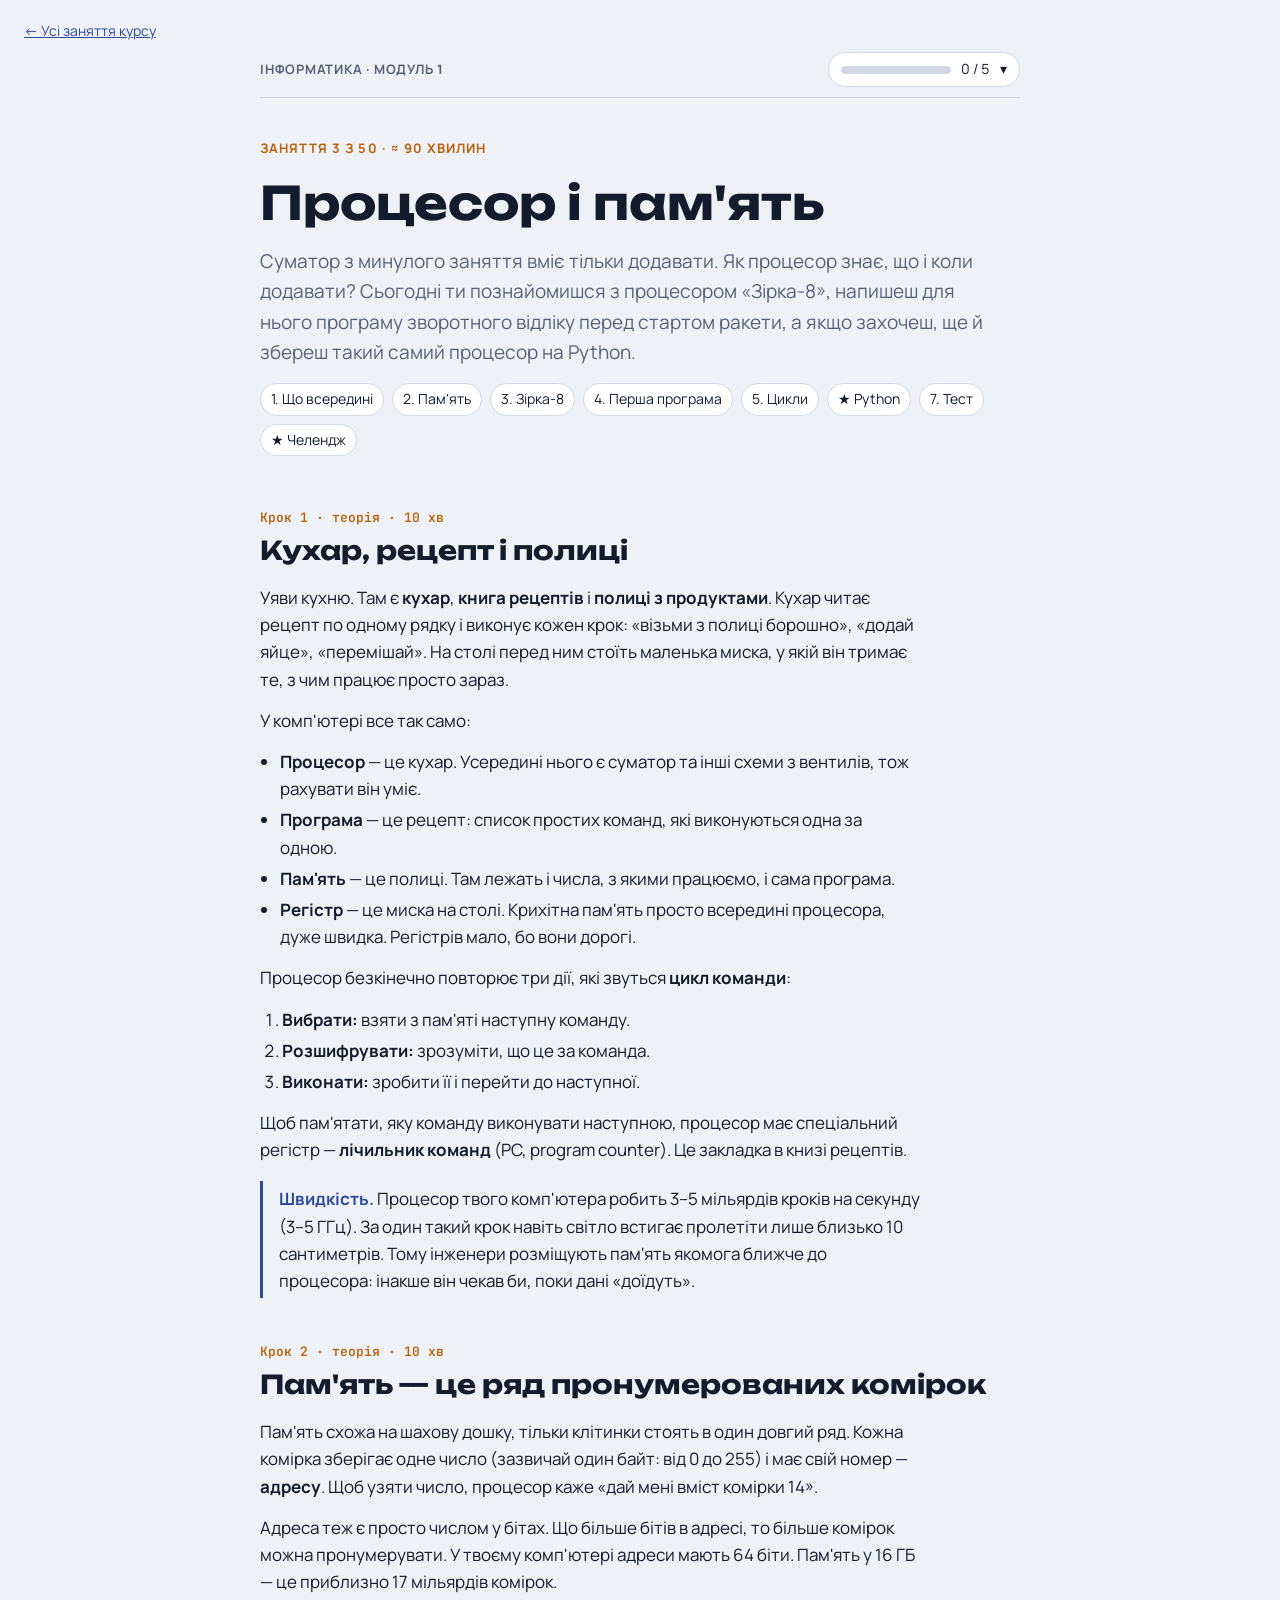
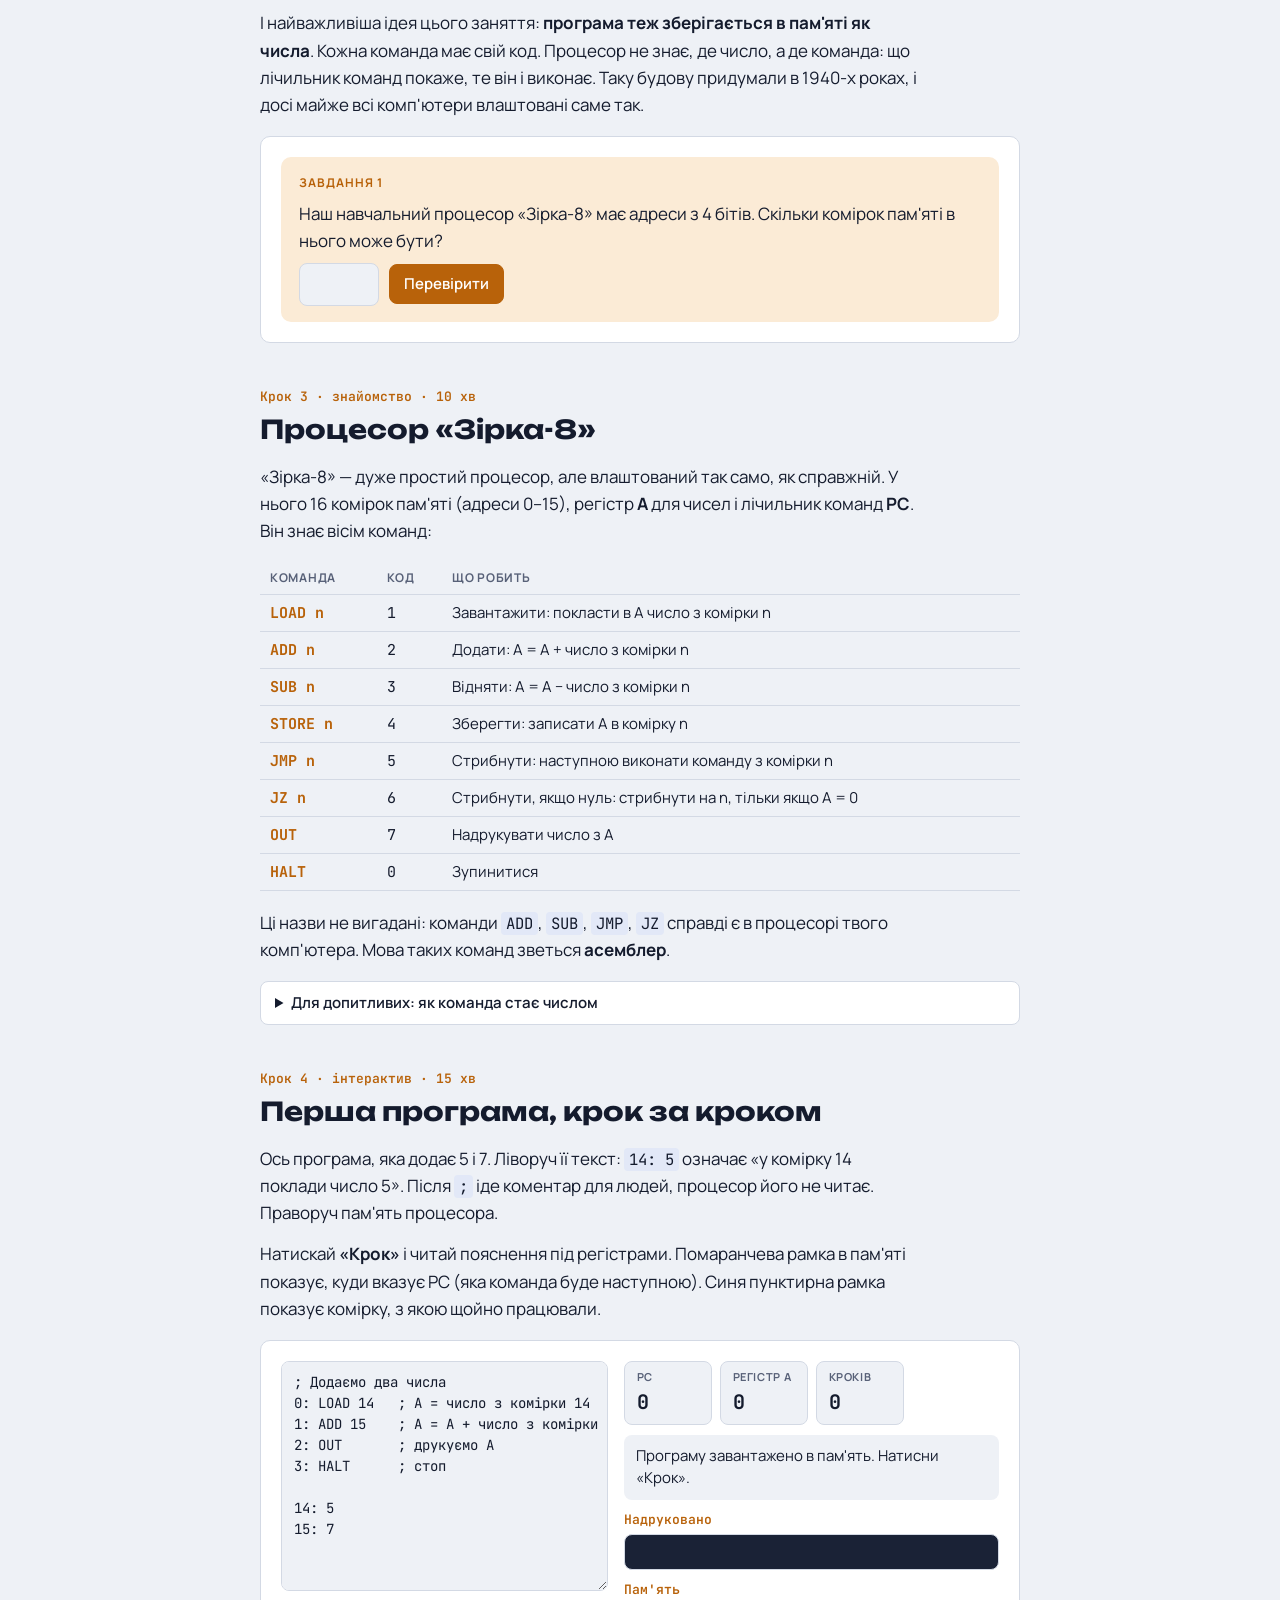
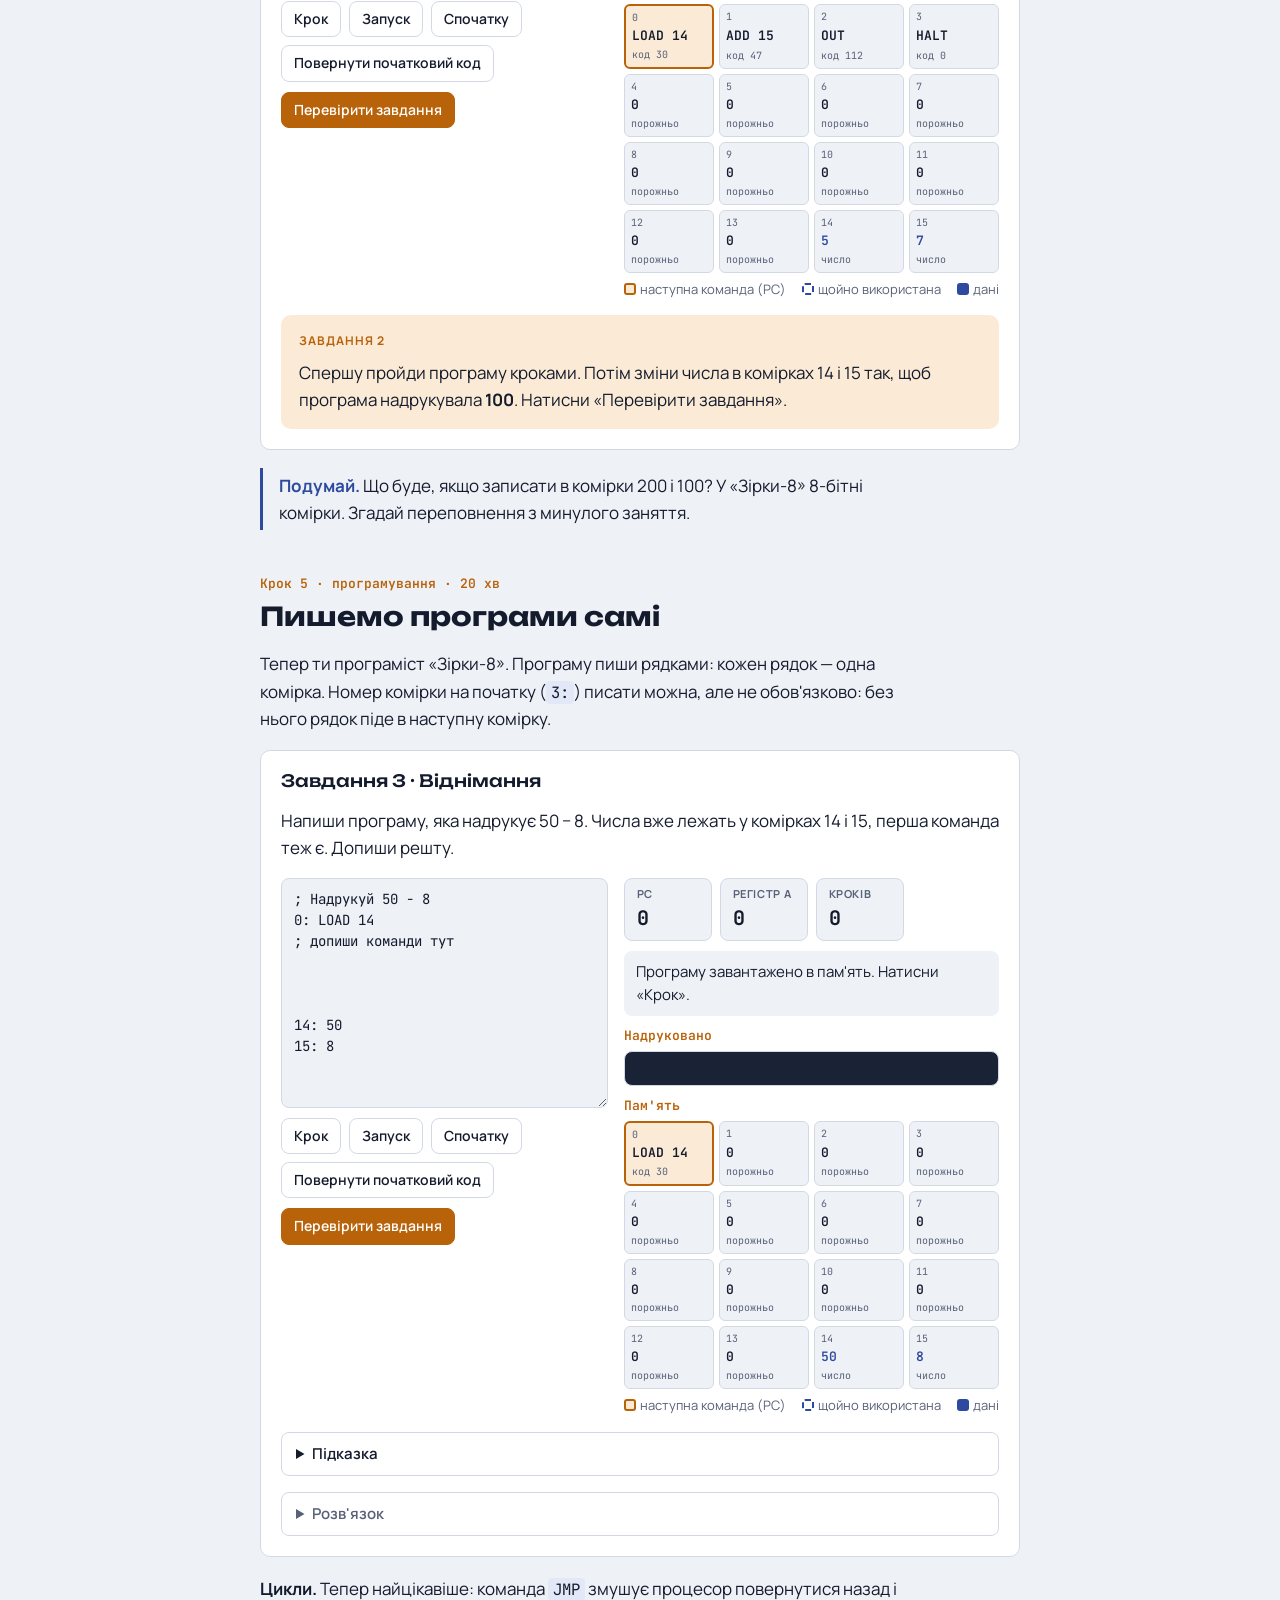
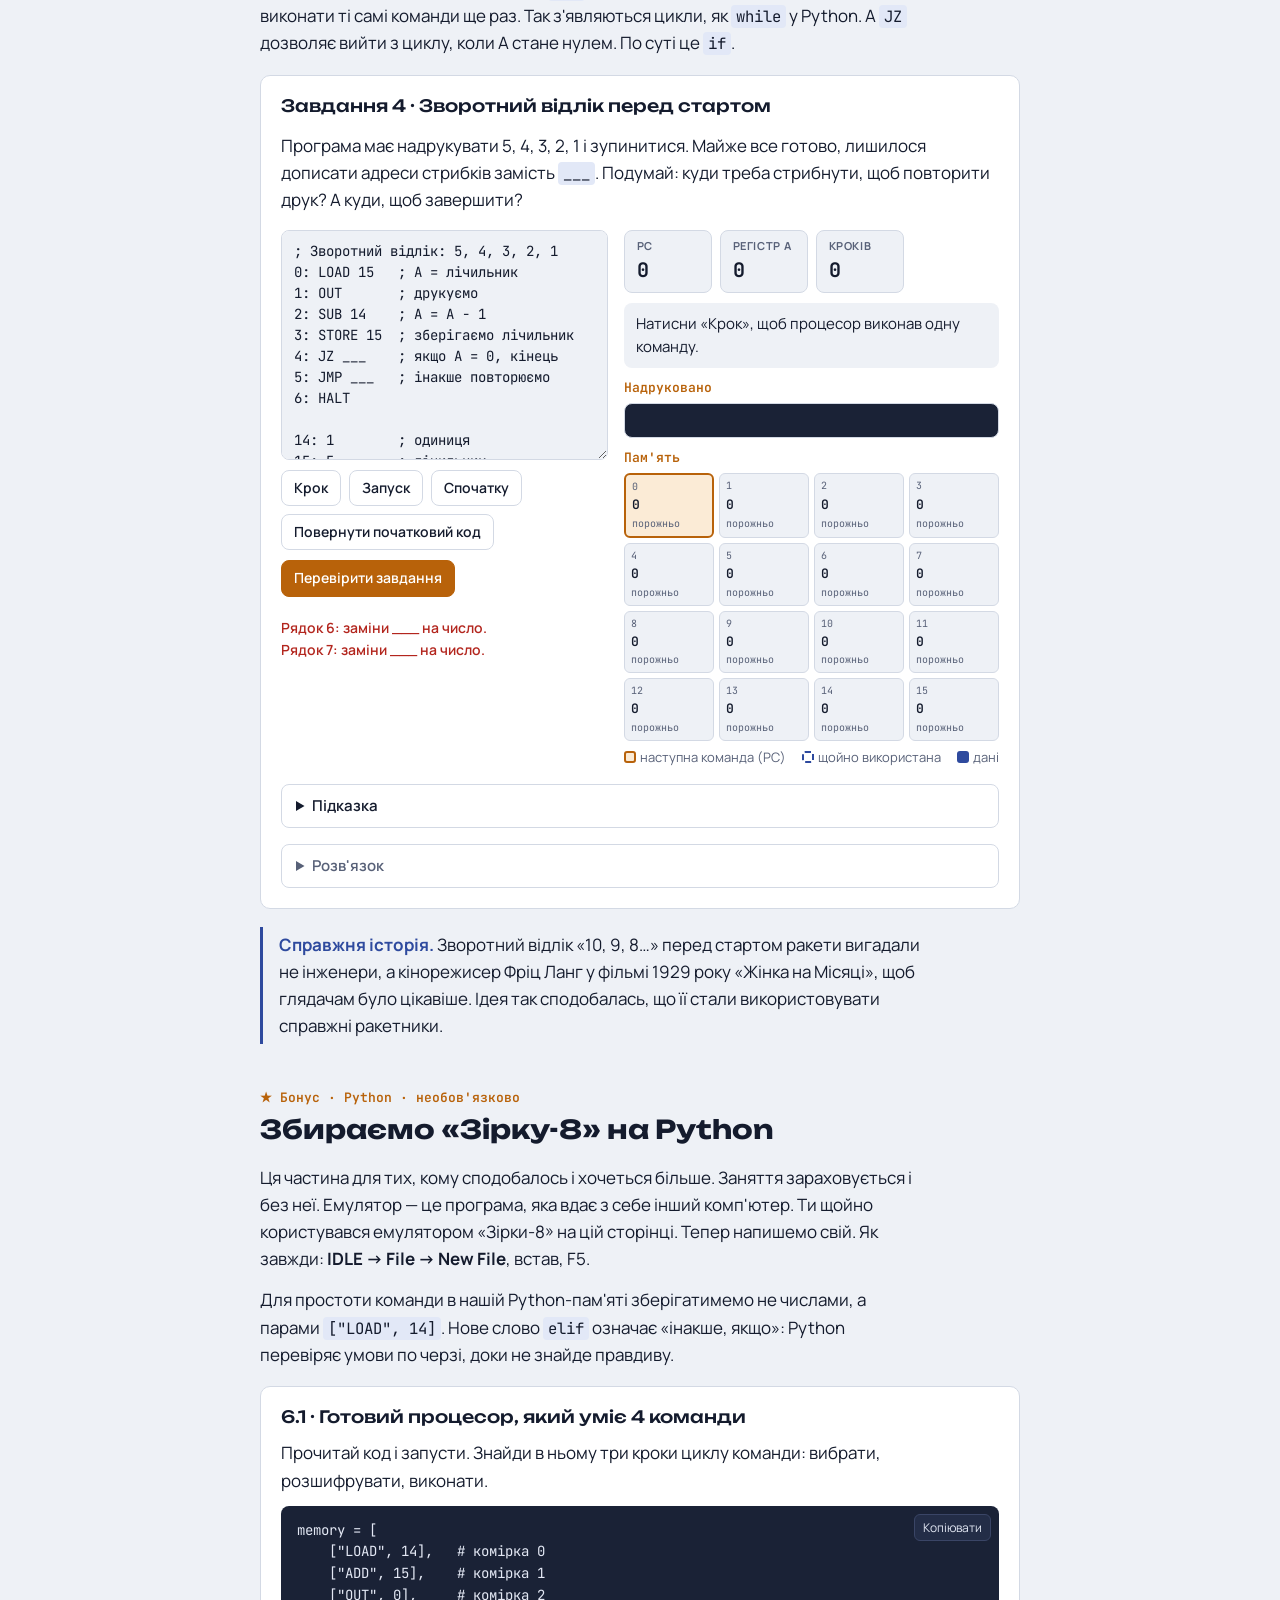
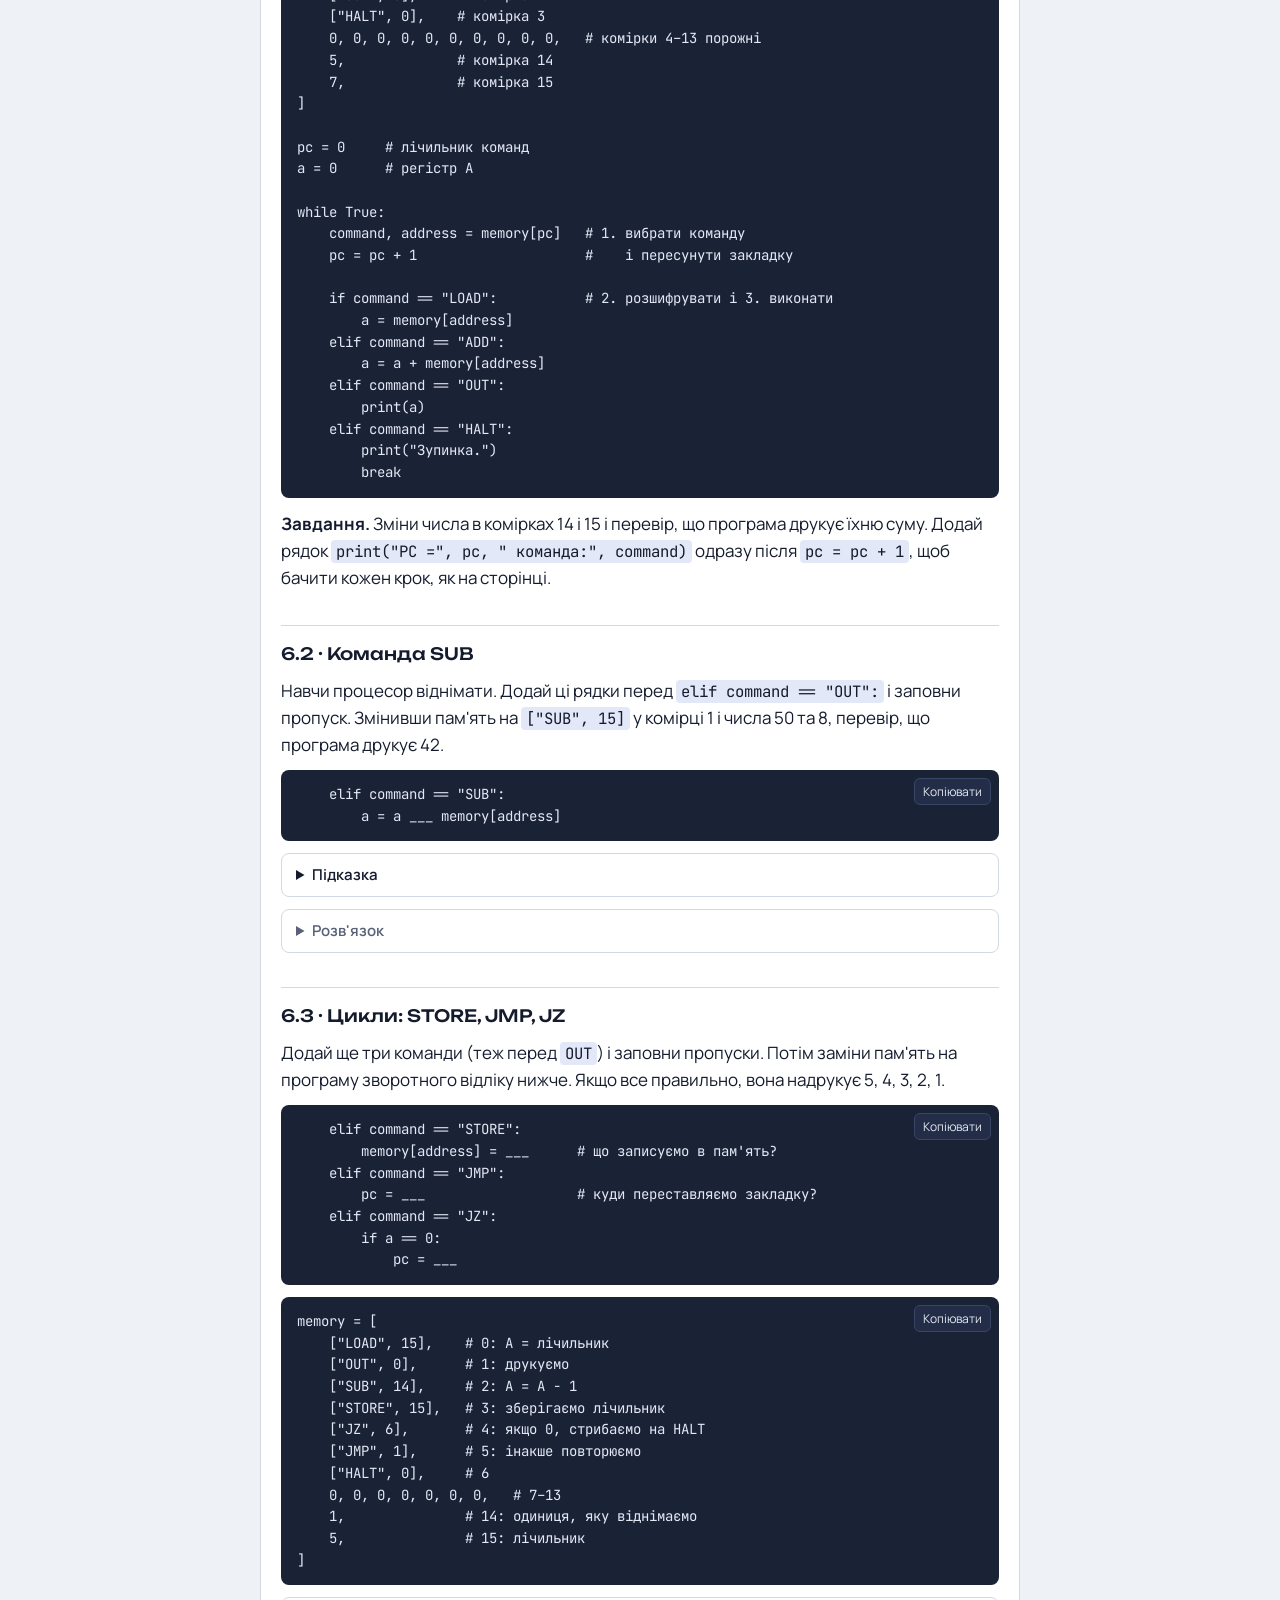
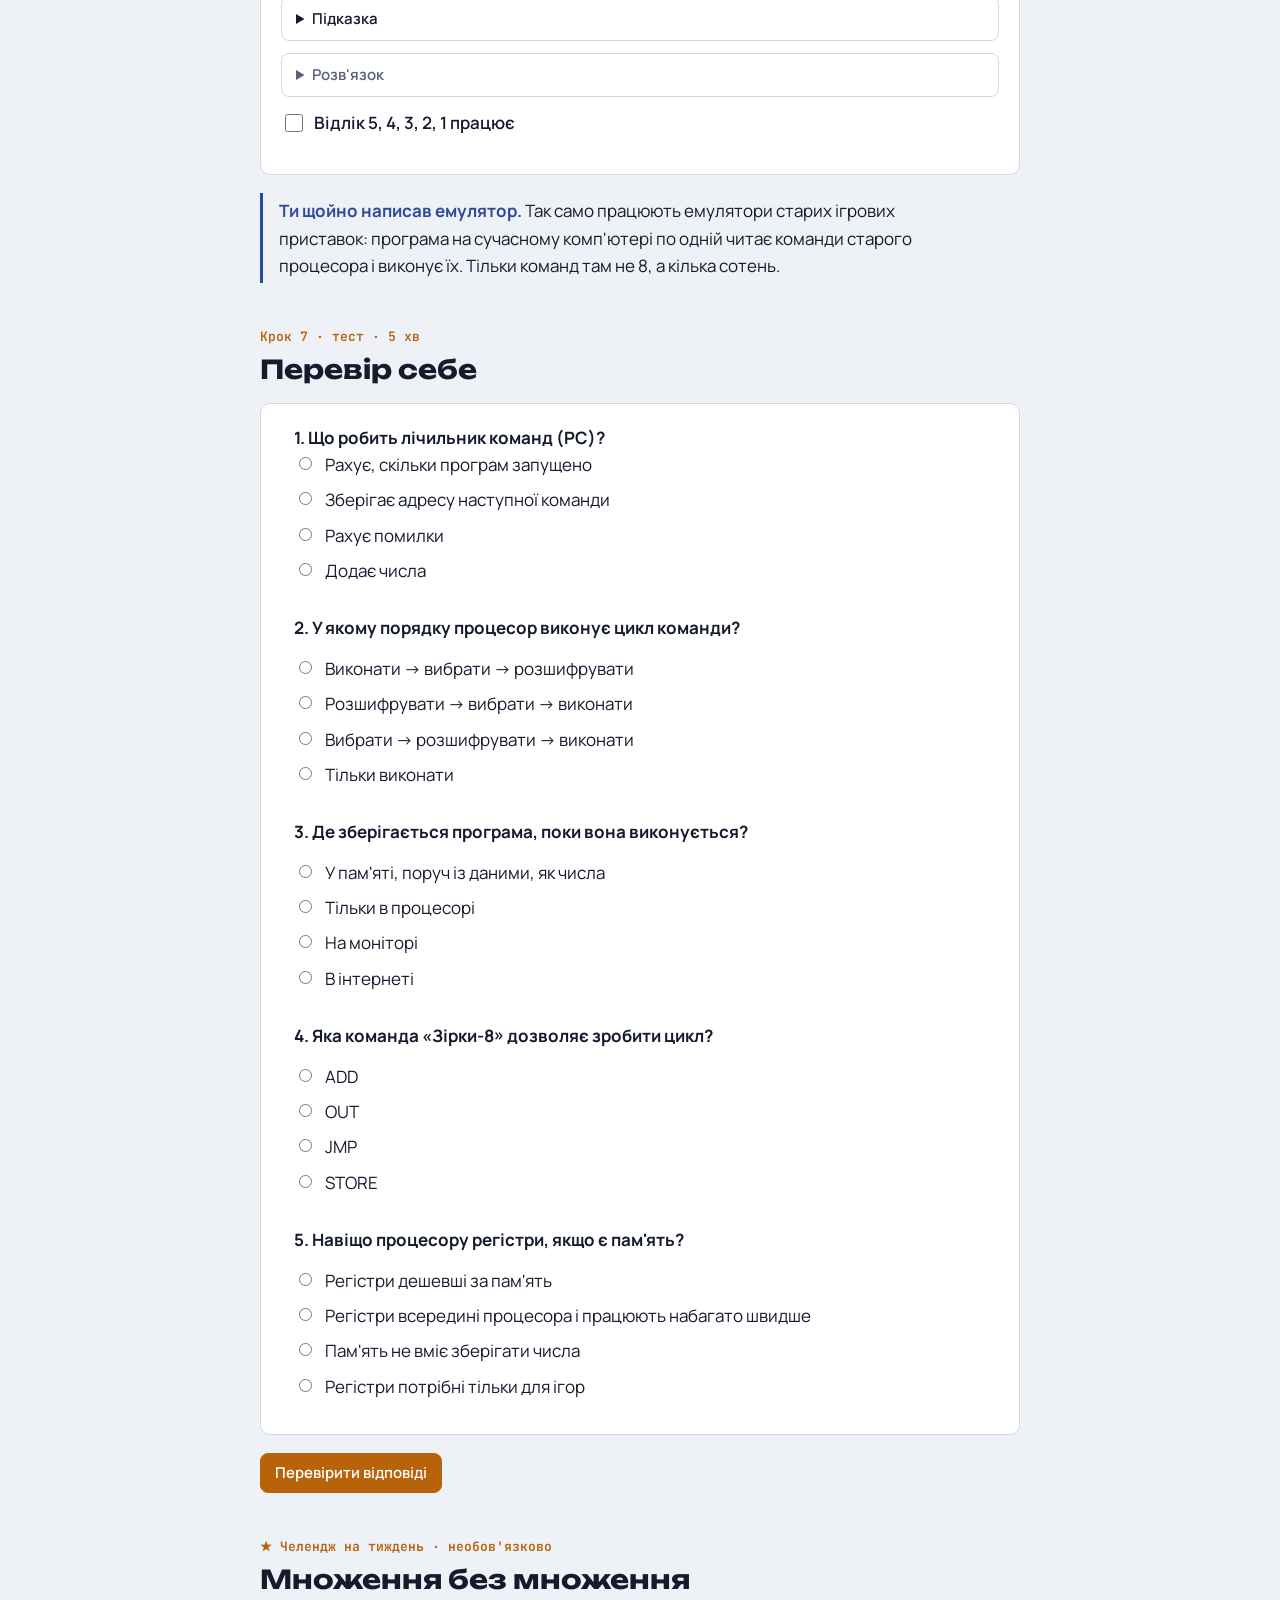
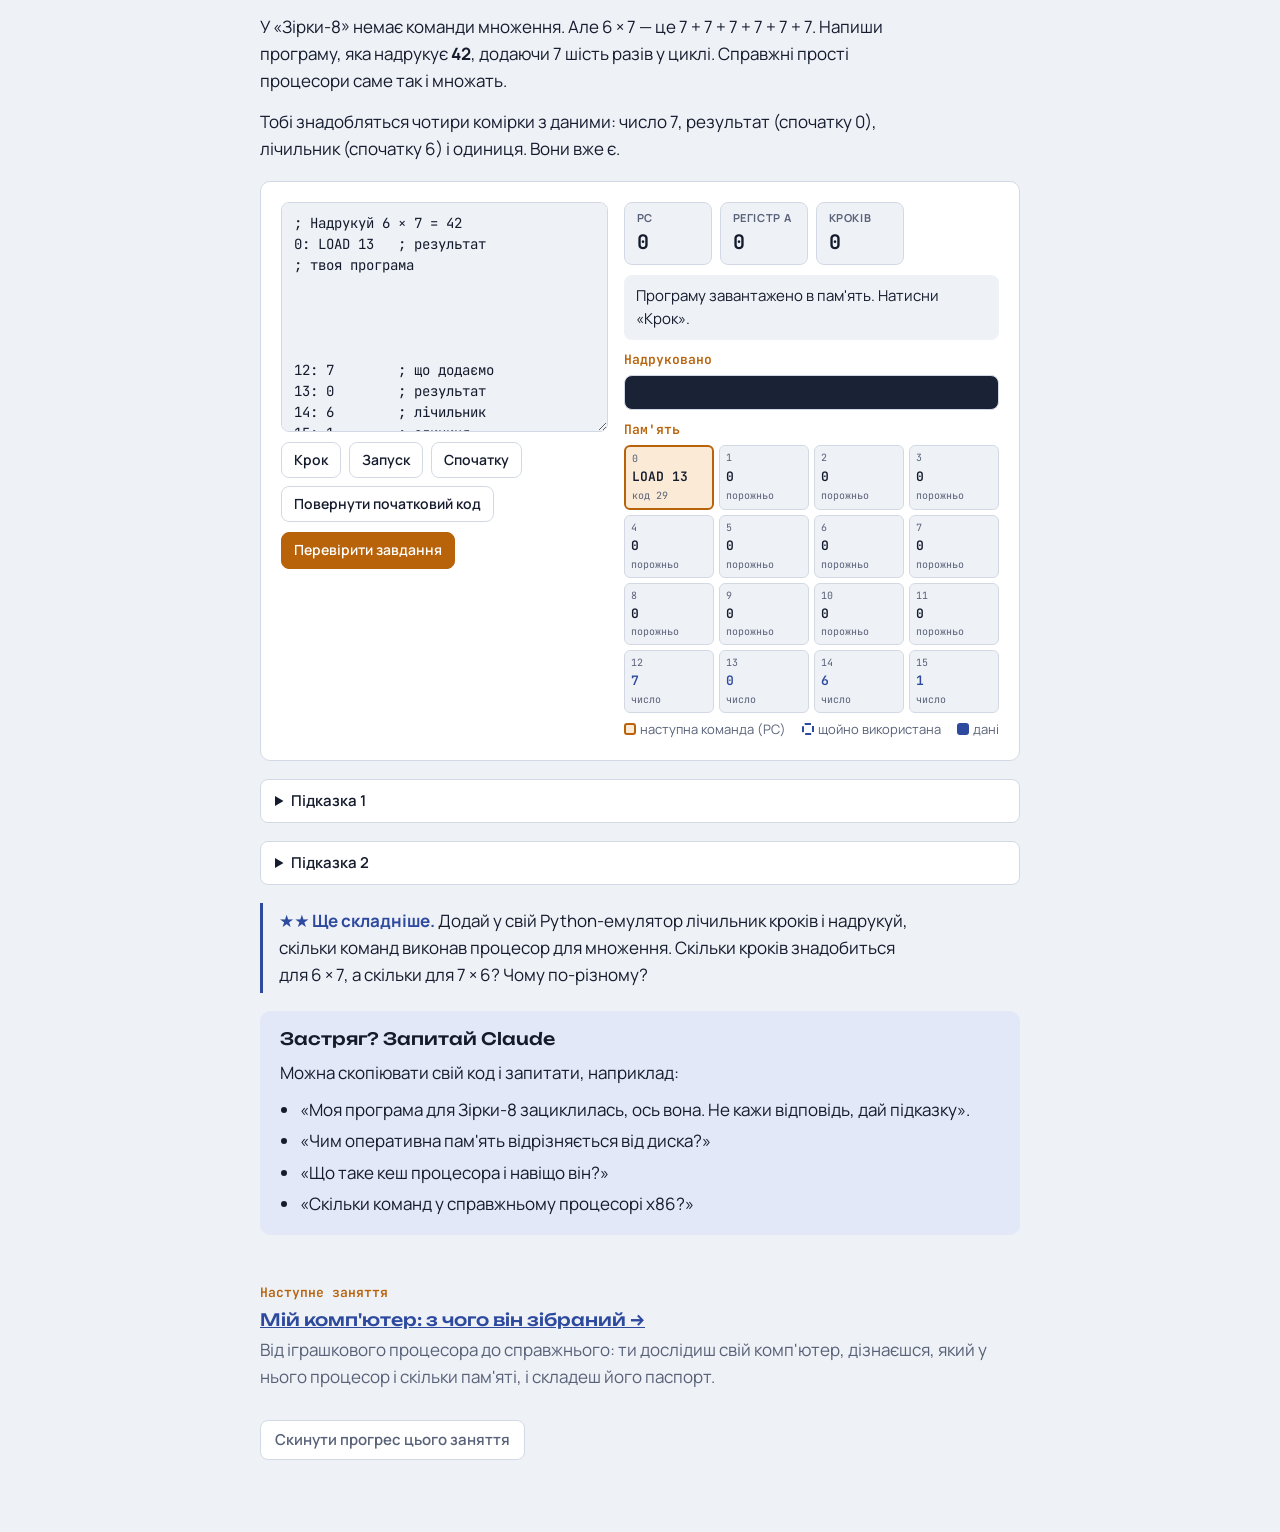
<file: lessons/03-protsesor-i-pamyat.html>
<!doctype html>
<html lang="uk">
<head>
<meta charset="utf-8">
<meta name="viewport" content="width=device-width, initial-scale=1, viewport-fit=cover">
<title>Заняття 3. Процесор і пам'ять</title>
<meta name="claude:viewport-fit-sides" content="cover">
<link rel="preconnect" href="https://fonts.googleapis.com">
<link rel="stylesheet" href="https://fonts.googleapis.com/css2?family=Unbounded:wght@500;700&family=Manrope:wght@400;600;700&family=JetBrains+Mono:wght@400;600&display=swap">
<style>
/* Layout: one reading column; lesson 3 adds the Zirka-8 emulator panels; each section is a numbered step of the lesson, interactive instruments sit on surface panels. */
:root {
  --bg: #EEF1F6; --surface: #FFFFFF; --ink: #141B2D; --muted: #586178; --line: #D3D9E4;
  --accent: #B8620A; --accent-ink: #FFFFFF; --accent-soft: #FBEBD6; --sky: #2E4A9E; --sky-soft: #E2E8F7;
  --ok: #1D7447; --ok-soft: #DDF1E5; --bad: #B3261E; --bad-soft: #F8E1DF;
  --sq-l: #E9DFC9; --sq-d: #A8B4C9; --code-bg: #1A2236; --code-ink: #E3E8F4;
  --f-display: "Unbounded", "Segoe UI", system-ui, sans-serif;
  --f-body: "Manrope", "Segoe UI", system-ui, sans-serif;
  --f-mono: "JetBrains Mono", Consolas, "Courier New", monospace;
}
@media (prefers-color-scheme: dark) { :root:not([data-theme="light"]) {
  --bg: #0D1220; --surface: #151C2E; --ink: #E6EAF2; --muted: #9AA3B8; --line: #2A3350;
  --accent: #F2A23A; --accent-ink: #1A1206; --accent-soft: #3A2A12; --sky: #9DB3F2; --sky-soft: #1E2945;
  --ok: #63C690; --ok-soft: #15301F; --bad: #F29088; --bad-soft: #3A1A18;
  --sq-l: #3B4560; --sq-d: #232B42; --code-bg: #0A0F1B; --code-ink: #E3E8F4; color-scheme: dark; } }
:root[data-theme="dark"] {
  --bg: #0D1220; --surface: #151C2E; --ink: #E6EAF2; --muted: #9AA3B8; --line: #2A3350;
  --accent: #F2A23A; --accent-ink: #1A1206; --accent-soft: #3A2A12; --sky: #9DB3F2; --sky-soft: #1E2945;
  --ok: #63C690; --ok-soft: #15301F; --bad: #F29088; --bad-soft: #3A1A18;
  --sq-l: #3B4560; --sq-d: #232B42; --code-bg: #0A0F1B; --code-ink: #E3E8F4; color-scheme: dark; }

* { box-sizing: border-box; }
body { background: var(--bg); color: var(--ink); font-family: var(--f-body); font-size: 17px; line-height: 1.6;
  padding-left: max(16px, env(safe-area-inset-left, 0px)); padding-right: max(16px, env(safe-area-inset-right, 0px)); padding-block: 0 64px; }
.wrap { max-width: 760px; margin: 0 auto; }
h1, h2, h3 { font-family: var(--f-display); text-wrap: balance; line-height: 1.2; margin: 0; }
h1 { font-size: clamp(30px, 6vw, 46px); font-weight: 700; }
h2 { font-size: clamp(21px, 3.6vw, 26px); font-weight: 700; }
h3 { font-size: 17px; font-weight: 500; }
p { margin: 0; }
a { color: var(--sky); }
code, .mono { font-family: var(--f-mono); font-size: 0.92em; }
:not(pre) > code { background: var(--sky-soft); padding: 1px 5px; border-radius: 4px; }
button, input, select { font: inherit; color: inherit; }
:focus-visible { outline: 3px solid var(--sky); outline-offset: 2px; }

/* top bar */
.topbar { position: sticky; top: env(safe-area-inset-top, 0px); z-index: 5; background: var(--bg); border-bottom: 1px solid var(--line);
  display: flex; align-items: center; justify-content: space-between; gap: 12px; padding-block: 10px; }
body::before { content: ""; position: fixed; inset: 0 0 auto; height: env(safe-area-inset-top, 0px); z-index: 10; background: var(--bg); }
.course { font-size: 13px; letter-spacing: 0.06em; text-transform: uppercase; color: var(--muted); font-weight: 700; }
.prog { display: flex; align-items: center; gap: 10px; font-size: 14px; font-variant-numeric: tabular-nums; white-space: nowrap; }
button.prog { border: 1px solid var(--line); background: var(--surface); border-radius: 999px; padding: 5px 12px; cursor: pointer; }
.todo { position: sticky; top: calc(env(safe-area-inset-top, 0px) + 52px); z-index: 4; background: var(--surface); border: 1px solid var(--line); border-radius: 10px; padding: 14px 18px; display: grid; gap: 6px; margin-top: 8px; box-shadow: 0 8px 24px rgba(0,0,0,.12); }
.todo[hidden] { display: none; }
.todo a { color: var(--ink); text-decoration: none; display: flex; gap: 10px; align-items: baseline; }
.todo a:hover span:last-child { text-decoration: underline; }
.todo .ok { color: var(--ok); } .todo .no { color: var(--muted); }
.todo .hd { font-weight: 700; }
.prog-bar { width: 110px; height: 8px; border-radius: 4px; background: var(--line); overflow: hidden; }
.prog-bar i { display: block; height: 100%; width: 0; background: var(--accent); transition: width .4s; }

header.hero { padding-block: 40px 8px; display: grid; gap: 16px; }
.eyebrow { font-size: 13px; letter-spacing: 0.08em; text-transform: uppercase; color: var(--accent); font-weight: 700; }
.lead { font-size: 19px; color: var(--muted); max-width: 62ch; }
.hero-bits { font-family: var(--f-mono); font-size: 13px; color: var(--muted); letter-spacing: 0.15em; overflow: hidden; white-space: nowrap; }
.plan { display: flex; flex-wrap: wrap; gap: 8px; }
.plan a { text-decoration: none; font-size: 14px; padding: 4px 10px; border: 1px solid var(--line); border-radius: 999px; color: var(--ink); background: var(--surface); }
.plan a.done { border-color: var(--ok); color: var(--ok); }

section.step { padding-block: 44px 0; display: grid; gap: 18px; }
.step-head { display: grid; gap: 6px; }
.step-no { font-family: var(--f-mono); font-size: 13px; color: var(--accent); font-weight: 600; }
.text { display: grid; gap: 14px; max-width: 66ch; }

.panel { background: var(--surface); border: 1px solid var(--line); border-radius: 10px; padding: 20px; display: grid; gap: 16px; min-width: 0; }
.fact { border-left: 3px solid var(--sky); padding: 4px 0 4px 16px; color: var(--ink); max-width: 66ch; }
.fact b { color: var(--sky); }
.task { background: var(--accent-soft); border-radius: 10px; padding: 16px 18px; display: grid; gap: 8px; }
.task .lbl { font-size: 12px; letter-spacing: 0.08em; text-transform: uppercase; font-weight: 700; color: var(--accent); }
.status { font-weight: 700; }
.status.ok { color: var(--ok); }
.status.bad { color: var(--bad); }

/* bits */
.panel > *, .step > * { min-width: 0; }
.bits { display: grid; grid-template-columns: repeat(8, minmax(0, 1fr)); gap: 6px; }
.bit button { min-width: 0; padding: 0; }
.bit { display: grid; gap: 6px; justify-items: center; }
.bit button { width: 100%; max-width: 64px; aspect-ratio: 1; border-radius: 50%; border: 2px solid var(--line); background: var(--bg);
  cursor: pointer; font-family: var(--f-mono); font-size: 20px; font-weight: 600; color: var(--muted); transition: background .15s, box-shadow .15s; }
.bit button.on { background: var(--accent); border-color: var(--accent); color: var(--accent-ink); box-shadow: 0 0 18px var(--accent); }
.bit small { font-family: var(--f-mono); font-size: 12px; color: var(--muted); }
.readout { display: flex; flex-wrap: wrap; gap: 8px 28px; align-items: baseline; font-variant-numeric: tabular-nums; }
.readout .big { font-family: var(--f-display); font-size: 40px; font-weight: 700; }
.readout .sub { font-family: var(--f-mono); color: var(--muted); }
.targets { display: flex; flex-wrap: wrap; gap: 8px; }
.chip { font-family: var(--f-mono); font-size: 14px; padding: 3px 10px; border-radius: 999px; border: 1px solid var(--line); background: var(--surface); }
.chip.cur { border-color: var(--accent); color: var(--accent); font-weight: 600; }
.chip.done { border-color: var(--ok); background: var(--ok-soft); color: var(--ok); }

/* grains */
.slider-row { display: grid; gap: 6px; }
input[type=range] { width: 100%; accent-color: var(--accent); }
.kv { display: grid; grid-template-columns: max-content 1fr; gap: 6px 16px; font-variant-numeric: tabular-nums; }
.kv dt { color: var(--muted); font-size: 15px; }
.kv dd { margin: 0; font-family: var(--f-mono); font-size: 15px; min-width: 0; overflow-wrap: anywhere; }

/* board */
.board-wrap { display: grid; grid-template-columns: minmax(0, 360px) minmax(0, 1fr); gap: 20px; align-items: start; }
@media (max-width: 640px) { .board-wrap { grid-template-columns: 1fr; } }
.board { display: grid; grid-template-columns: 18px repeat(8, 1fr); gap: 0; max-width: 360px; width: 100%; }
.board .coord { font-family: var(--f-mono); font-size: 11px; color: var(--muted); display: grid; place-items: center; }
.sq { aspect-ratio: 1; border: 0; cursor: pointer; display: grid; place-items: center; padding: 0; position: relative; }
.sq.l { background: var(--sq-l); } .sq.d { background: var(--sq-d); }
.sq.on::after { content: ""; width: 56%; height: 56%; border-radius: 50%; background: var(--accent); box-shadow: 0 0 10px var(--accent); }
.bin64 { font-family: var(--f-mono); font-size: 13px; line-height: 1.7; word-break: break-all; }
.bin64 .one { color: var(--accent); font-weight: 600; }
.btn { border: 1px solid var(--line); background: var(--surface); border-radius: 8px; padding: 7px 14px; cursor: pointer; font-weight: 600; font-size: 15px; }
.btn.primary { background: var(--accent); color: var(--accent-ink); border-color: var(--accent); }
.btn:hover { border-color: var(--accent); }
.row { display: flex; flex-wrap: wrap; gap: 10px; align-items: center; }

/* text table */
.tbl-scroll { overflow-x: auto; }
table { border-collapse: collapse; width: 100%; font-variant-numeric: tabular-nums; }
th, td { text-align: left; padding: 6px 10px; border-bottom: 1px solid var(--line); font-size: 15px; white-space: nowrap; }
th { font-size: 12px; letter-spacing: 0.06em; text-transform: uppercase; color: var(--muted); }
td.mono { font-family: var(--f-mono); }
input[type=text], input[type=number] { border: 1px solid var(--line); background: var(--bg); border-radius: 8px; padding: 7px 10px; min-width: 0; }
input[type=number] { width: 80px; }

/* message */
.msg-grid { display: grid; gap: 2px; width: max-content; max-width: 100%; }
.msg-grid span { width: 14px; height: 14px; background: var(--line); border-radius: 2px; }
.msg-grid span.one { background: var(--accent); }
.msg-scroll { overflow-x: auto; padding-bottom: 4px; }
.bitstream { font-family: var(--f-mono); font-size: 12px; color: var(--muted); word-break: break-all; line-height: 1.5; }

/* code */
pre { background: var(--code-bg); color: var(--code-ink); padding: 14px 16px; border-radius: 8px; overflow-x: auto; margin: 0; font-family: var(--f-mono); font-size: 14px; line-height: 1.55; }
.code-box { position: relative; min-width: 0; }
.copy { position: absolute; top: 8px; right: 8px; font-size: 12px; padding: 3px 8px; border-radius: 6px; border: 1px solid #3A4566; background: #232D47; color: #E3E8F4; cursor: pointer; }
details { border: 1px solid var(--line); border-radius: 8px; background: var(--surface); }
details > summary { cursor: pointer; padding: 9px 14px; font-weight: 600; font-size: 15px; }
details > div { padding: 0 14px 14px; display: grid; gap: 10px; }
details.sol > summary { color: var(--muted); }
.py-task { display: grid; gap: 12px; padding-block: 18px; border-top: 1px solid var(--line); }
.py-task:first-of-type { border-top: 0; padding-top: 0; }
.selfcheck { display: flex; gap: 8px; align-items: center; font-weight: 600; cursor: pointer; }
.selfcheck input { width: 18px; height: 18px; accent-color: var(--ok); }

/* quiz */
.q { display: grid; gap: 8px; padding-block: 14px; border-top: 1px solid var(--line); }
.q:first-child { border-top: 0; padding-top: 0; }
.q label { display: flex; gap: 10px; align-items: flex-start; cursor: pointer; }
.q input { margin-top: 6px; accent-color: var(--accent); }
.q .expl { font-size: 15px; padding: 8px 12px; border-radius: 6px; }
.q .expl.ok { background: var(--ok-soft); color: var(--ok); }
.q .expl.bad { background: var(--bad-soft); color: var(--bad); }

.ask { background: var(--sky-soft); border-radius: 10px; padding: 18px 20px; display: grid; gap: 10px; }
.ask ul { margin: 0; padding-left: 20px; display: grid; gap: 4px; }
footer { padding-block: 48px 0; color: var(--muted); display: grid; gap: 6px; }
.star { color: var(--accent); }
@media (prefers-reduced-motion: reduce) { * { transition: none !important; } }
/* ---- lesson 3: Zirka-8 emulator ---- */
.emu { display: grid; grid-template-columns: minmax(0, 1fr) minmax(0, 1.15fr); gap: 16px; align-items: start; }
@media (max-width: 700px) { .emu { grid-template-columns: 1fr; } }
.emu-col { display: grid; gap: 10px; min-width: 0; }
.emu textarea { width: 100%; min-height: 230px; resize: vertical; font-family: var(--f-mono); font-size: 14px; line-height: 1.5; border: 1px solid var(--line); border-radius: 8px; background: var(--bg); color: var(--ink); padding: 10px 12px; tab-size: 4; }
.emu .btns { display: flex; flex-wrap: wrap; gap: 8px; }
.emu .btn { font-size: 14px; padding: 6px 12px; }
.regs { display: flex; flex-wrap: wrap; gap: 8px; }
.reg { border: 1px solid var(--line); border-radius: 8px; padding: 6px 12px; background: var(--bg); display: grid; gap: 0; min-width: 88px; }
.reg small { font-size: 11px; letter-spacing: .06em; text-transform: uppercase; color: var(--muted); font-weight: 700; }
.reg b { font-family: var(--f-mono); font-size: 20px; font-variant-numeric: tabular-nums; }
.reg.flash { border-color: var(--accent); background: var(--accent-soft); }
.mem { display: grid; grid-template-columns: repeat(4, minmax(0, 1fr)); gap: 5px; }
.cell { border: 1px solid var(--line); border-radius: 6px; padding: 4px 6px; background: var(--bg); font-family: var(--f-mono); display: grid; gap: 0; min-width: 0; }
.cell .ad { font-size: 10px; color: var(--muted); }
.cell .ins { font-size: 13px; font-weight: 600; white-space: nowrap; overflow: hidden; text-overflow: ellipsis; }
.cell .val { font-size: 10px; color: var(--muted); white-space: nowrap; overflow: hidden; text-overflow: ellipsis; }
.cell.data .ins { color: var(--sky); }
.cell.pc { border: 2px solid var(--accent); background: var(--accent-soft); }
.cell.touch { border: 2px dashed var(--sky); }
.phase { font-size: 15px; line-height: 1.5; background: var(--bg); border-radius: 8px; padding: 10px 12px; min-height: 3em; }
.phase b { color: var(--accent); }
.outbox { font-family: var(--f-mono); font-size: 16px; min-height: 2.2em; border: 1px solid var(--line); border-radius: 8px; padding: 6px 10px; background: var(--code-bg); color: var(--code-ink); overflow-wrap: anywhere; }
.outbox span { display: inline-block; margin-right: 12px; }
.emu-err { color: var(--bad); font-weight: 600; font-size: 14px; white-space: pre-line; }
.isa td:first-child { font-family: var(--f-mono); font-weight: 700; color: var(--accent); }
.isa td:nth-child(2) { font-family: var(--f-mono); }
.isa td { white-space: normal; }
.legend { display: flex; flex-wrap: wrap; gap: 6px 16px; font-size: 13px; color: var(--muted); }
.legend i { display: inline-block; width: 12px; height: 12px; border-radius: 3px; vertical-align: -1px; margin-right: 4px; }
</style>
</head>
<body>
<p style="padding-top:12px;margin:0;font-size:14px"><a href="../index.html">← Усі заняття курсу</a></p>
<div class="wrap">
  <div class="topbar">
    <span class="course">Інформатика · Модуль 1</span>
    <button class="prog" id="progBtn" type="button" aria-expanded="false" aria-controls="todo"><span class="prog-bar"><i id="progBar"></i></span><span id="progTxt">0 / 5</span><span aria-hidden="true">▾</span></button>
  </div>
  <div class="todo" id="todo" hidden></div>

  <header class="hero">
    <span class="eyebrow">Заняття 3 з 50 · ≈ 90 хвилин</span>
    <h1>Процесор і пам'ять</h1>
    <p class="lead">Суматор з минулого заняття вміє тільки додавати. Як процесор знає, що і коли додавати? Сьогодні ти познайомишся з процесором «Зірка-8», напишеш для нього програму зворотного відліку перед стартом ракети, а якщо захочеш, ще й збереш такий самий процесор на Python.</p>
    <nav class="plan" id="plan" aria-label="Зміст заняття">
      <a href="#s1">1. Що всередині</a><a href="#s2">2. Пам'ять</a><a href="#s3">3. Зірка-8</a><a href="#s4">4. Перша програма</a>
      <a href="#s5">5. Цикли</a><a href="#s6">★ Python</a><a href="#s7">7. Тест</a><a href="#s8">★ Челендж</a>
    </nav>
  </header>

  <!-- 1 -->
  <section class="step" id="s1">
    <div class="step-head"><span class="step-no">Крок 1 · теорія · 10 хв</span><h2>Кухар, рецепт і полиці</h2></div>
    <div class="text">
      <p>Уяви кухню. Там є <b>кухар</b>, <b>книга рецептів</b> і <b>полиці з продуктами</b>. Кухар читає рецепт по одному рядку і виконує кожен крок: «візьми з полиці борошно», «додай яйце», «перемішай». На столі перед ним стоїть маленька миска, у якій він тримає те, з чим працює просто зараз.</p>
      <p>У комп'ютері все так само:</p>
      <ul style="margin:0; padding-left:20px; display:grid; gap:4px">
        <li><b>Процесор</b> — це кухар. Усередині нього є суматор та інші схеми з вентилів, тож рахувати він уміє.</li>
        <li><b>Програма</b> — це рецепт: список простих команд, які виконуються одна за одною.</li>
        <li><b>Пам'ять</b> — це полиці. Там лежать і числа, з якими працюємо, і сама програма.</li>
        <li><b>Регістр</b> — це миска на столі. Крихітна пам'ять просто всередині процесора, дуже швидка. Регістрів мало, бо вони дорогі.</li>
      </ul>
      <p>Процесор безкінечно повторює три дії, які звуться <b>цикл команди</b>:</p>
      <ol style="margin:0; padding-left:22px; display:grid; gap:4px">
        <li><b>Вибрати:</b> взяти з пам'яті наступну команду.</li>
        <li><b>Розшифрувати:</b> зрозуміти, що це за команда.</li>
        <li><b>Виконати:</b> зробити її і перейти до наступної.</li>
      </ol>
      <p>Щоб пам'ятати, яку команду виконувати наступною, процесор має спеціальний регістр — <b>лічильник команд</b> (PC, program counter). Це закладка в книзі рецептів.</p>
    </div>
    <p class="fact"><b>Швидкість.</b> Процесор твого комп'ютера робить 3–5 мільярдів кроків на секунду (3–5 ГГц). За один такий крок навіть світло встигає пролетіти лише близько 10 сантиметрів. Тому інженери розміщують пам'ять якомога ближче до процесора: інакше він чекав би, поки дані «доїдуть».</p>
  </section>

  <!-- 2 -->
  <section class="step" id="s2">
    <div class="step-head"><span class="step-no">Крок 2 · теорія · 10 хв</span><h2>Пам'ять — це ряд пронумерованих комірок</h2></div>
    <div class="text">
      <p>Пам'ять схожа на шахову дошку, тільки клітинки стоять в один довгий ряд. Кожна комірка зберігає одне число (зазвичай один байт: від 0 до 255) і має свій номер — <b>адресу</b>. Щоб узяти число, процесор каже «дай мені вміст комірки 14».</p>
      <p>Адреса теж є просто числом у бітах. Що більше бітів в адресі, то більше комірок можна пронумерувати. У твоєму комп'ютері адреси мають 64 біти. Пам'ять у 16 ГБ — це приблизно 17 мільярдів комірок.</p>
      <p>І найважливіша ідея цього заняття: <b>програма теж зберігається в пам'яті як числа</b>. Кожна команда має свій код. Процесор не знає, де число, а де команда: що лічильник команд покаже, те він і виконає. Таку будову придумали в 1940-х роках, і досі майже всі комп'ютери влаштовані саме так.</p>
    </div>
    <div class="panel">
      <div class="task">
        <span class="lbl">Завдання 1</span>
        <p>Наш навчальний процесор «Зірка-8» має адреси з 4 бітів. Скільки комірок пам'яті в нього може бути?</p>
        <div class="row"><input type="number" id="memIn" min="1" aria-label="Кількість комірок"><button class="btn primary" type="button" id="memCheck">Перевірити</button><span class="status" id="memStatus"></span></div>
      </div>
    </div>
  </section>

  <!-- 3 -->
  <section class="step" id="s3">
    <div class="step-head"><span class="step-no">Крок 3 · знайомство · 10 хв</span><h2>Процесор «Зірка-8»</h2></div>
    <div class="text">
      <p>«Зірка-8» — дуже простий процесор, але влаштований так само, як справжній. У нього 16 комірок пам'яті (адреси 0–15), регістр <b>A</b> для чисел і лічильник команд <b>PC</b>. Він знає вісім команд:</p>
    </div>
    <div class="tbl-scroll"><table class="isa"><thead><tr><th>Команда</th><th>Код</th><th>Що робить</th></tr></thead><tbody>
      <tr><td>LOAD n</td><td>1</td><td>Завантажити: покласти в A число з комірки n</td></tr>
      <tr><td>ADD n</td><td>2</td><td>Додати: A = A + число з комірки n</td></tr>
      <tr><td>SUB n</td><td>3</td><td>Відняти: A = A − число з комірки n</td></tr>
      <tr><td>STORE n</td><td>4</td><td>Зберегти: записати A в комірку n</td></tr>
      <tr><td>JMP n</td><td>5</td><td>Стрибнути: наступною виконати команду з комірки n</td></tr>
      <tr><td>JZ n</td><td>6</td><td>Стрибнути, якщо нуль: стрибнути на n, тільки якщо A = 0</td></tr>
      <tr><td>OUT</td><td>7</td><td>Надрукувати число з A</td></tr>
      <tr><td>HALT</td><td>0</td><td>Зупинитися</td></tr>
    </tbody></table></div>
    <div class="text">
      <p>Ці назви не вигадані: команди <code>ADD</code>, <code>SUB</code>, <code>JMP</code>, <code>JZ</code> справді є в процесорі твого комп'ютера. Мова таких команд зветься <b>асемблер</b>.</p>
    </div>
    <details><summary>Для допитливих: як команда стає числом</summary><div>
      <p>Кожна команда займає одну комірку (8 бітів). Старші 4 біти — код команди з таблиці, молодші 4 біти — адреса. Наприклад, LOAD 14 = 1 × 16 + 14 = <b>30</b>, у двійковій <code>0001 1110</code>: ліва половина <code>0001</code> означає «LOAD», права <code>1110</code> означає «14». Тому в емуляторі нижче під кожною командою написано її число.</p>
      <p><b>Задачка:</b> яке число лежить у пам'яті, якщо там команда <code>ADD 15</code>?</p>
      <div class="row"><input type="number" id="encIn" min="0" max="255" aria-label="Число"><button class="btn" type="button" id="encCheck">Перевірити</button><span class="status" id="encStatus"></span></div>
    </div></details>
  </section>

  <!-- 4 -->
  <section class="step" id="s4">
    <div class="step-head"><span class="step-no">Крок 4 · інтерактив · 15 хв</span><h2>Перша програма, крок за кроком</h2></div>
    <div class="text">
      <p>Ось програма, яка додає 5 і 7. Ліворуч її текст: <code>14: 5</code> означає «у комірку 14 поклади число 5». Після <code>;</code> іде коментар для людей, процесор його не читає. Праворуч пам'ять процесора.</p>
      <p>Натискай <b>«Крок»</b> і читай пояснення під регістрами. Помаранчева рамка в пам'яті показує, куди вказує PC (яка команда буде наступною). Синя пунктирна рамка показує комірку, з якою щойно працювали.</p>
    </div>
    <div class="panel"><div class="emu-host" data-code="demo" data-task="demo100" data-expect="100"></div>
      <div class="task">
        <span class="lbl">Завдання 2</span>
        <p>Спершу пройди програму кроками. Потім зміни числа в комірках 14 і 15 так, щоб програма надрукувала <b>100</b>. Натисни «Перевірити завдання».</p>
      </div>
    </div>
    <p class="fact"><b>Подумай.</b> Що буде, якщо записати в комірки 200 і 100? У «Зірки-8» 8-бітні комірки. Згадай переповнення з минулого заняття.</p>
  </section>

  <!-- 5 -->
  <section class="step" id="s5">
    <div class="step-head"><span class="step-no">Крок 5 · програмування · 20 хв</span><h2>Пишемо програми самі</h2></div>
    <div class="text">
      <p>Тепер ти програміст «Зірки-8». Програму пиши рядками: кожен рядок — одна комірка. Номер комірки на початку (<code>3:</code>) писати можна, але не обов'язково: без нього рядок піде в наступну комірку.</p>
    </div>
    <div class="panel">
      <h3>Завдання 3 · Віднімання</h3>
      <p>Напиши програму, яка надрукує 50 − 8. Числа вже лежать у комірках 14 і 15, перша команда теж є. Допиши решту.</p>
      <div class="emu-host" data-code="sub" data-task="sub42" data-expect="42"></div>
      <details><summary>Підказка</summary><div><p>Подивись на програму з кроку 4. Що треба замінити, щоб вона віднімала, а не додавала?</p></div></details>
      <details class="sol"><summary>Розв'язок</summary><div><pre>0: LOAD 14
1: SUB 15
2: OUT
3: HALT
14: 50
15: 8</pre></div></details>
    </div>

    <div class="text">
      <p><b>Цикли.</b> Тепер найцікавіше: команда <code>JMP</code> змушує процесор повернутися назад і виконати ті самі команди ще раз. Так з'являються цикли, як <code>while</code> у Python. А <code>JZ</code> дозволяє вийти з циклу, коли A стане нулем. По суті це <code>if</code>.</p>
    </div>
    <div class="panel">
      <h3>Завдання 4 · Зворотний відлік перед стартом</h3>
      <p>Програма має надрукувати 5, 4, 3, 2, 1 і зупинитися. Майже все готово, лишилося дописати адреси стрибків замість <code>___</code>. Подумай: куди треба стрибнути, щоб повторити друк? А куди, щоб завершити?</p>
      <div class="emu-host" data-code="count" data-task="count" data-expect="5,4,3,2,1"></div>
      <details><summary>Підказка</summary><div><p><code>JZ</code> має вести на HALT, коли лічильник дійшов до нуля. Яка адреса в HALT? <code>JMP</code> має повернути назад до команди <code>OUT</code>.</p></div></details>
      <details class="sol"><summary>Розв'язок</summary><div><p><code>4: JZ 6</code> і <code>5: JMP 1</code>.</p></div></details>
    </div>
    <p class="fact"><b>Справжня історія.</b> Зворотний відлік «10, 9, 8…» перед стартом ракети вигадали не інженери, а кінорежисер Фріц Ланг у фільмі 1929 року «Жінка на Місяці», щоб глядачам було цікавіше. Ідея так сподобалась, що її стали використовувати справжні ракетники.</p>
  </section>

  <!-- 6 -->
  <section class="step" id="s6">
    <div class="step-head"><span class="step-no star">★ Бонус · Python · необов'язково</span><h2>Збираємо «Зірку-8» на Python</h2></div>
    <div class="text">
      <p>Ця частина для тих, кому сподобалось і хочеться більше. Заняття зараховується і без неї. Емулятор — це програма, яка вдає з себе інший комп'ютер. Ти щойно користувався емулятором «Зірки-8» на цій сторінці. Тепер напишемо свій. Як завжди: <b>IDLE → File → New File</b>, встав, F5.</p>
      <p>Для простоти команди в нашій Python-пам'яті зберігатимемо не числами, а парами <code>["LOAD", 14]</code>. Нове слово <code>elif</code> означає «інакше, якщо»: Python перевіряє умови по черзі, доки не знайде правдиву.</p>
    </div>
    <div class="panel">
      <div class="py-task">
        <h3>6.1 · Готовий процесор, який уміє 4 команди</h3>
        <p>Прочитай код і запусти. Знайди в ньому три кроки циклу команди: вибрати, розшифрувати, виконати.</p>
        <div class="code-box"><pre>memory = [
    ["LOAD", 14],   # комірка 0
    ["ADD", 15],    # комірка 1
    ["OUT", 0],     # комірка 2
    ["HALT", 0],    # комірка 3
    0, 0, 0, 0, 0, 0, 0, 0, 0, 0,   # комірки 4–13 порожні
    5,              # комірка 14
    7,              # комірка 15
]

pc = 0     # лічильник команд
a = 0      # регістр A

while True:
    command, address = memory[pc]   # 1. вибрати команду
    pc = pc + 1                     #    і пересунути закладку

    if command == "LOAD":           # 2. розшифрувати і 3. виконати
        a = memory[address]
    elif command == "ADD":
        a = a + memory[address]
    elif command == "OUT":
        print(a)
    elif command == "HALT":
        print("Зупинка.")
        break</pre><button class="copy" type="button">Копіювати</button></div>
        <p><b>Завдання.</b> Зміни числа в комірках 14 і 15 і перевір, що програма друкує їхню суму. Додай рядок <code>print("PC =", pc, " команда:", command)</code> одразу після <code>pc = pc + 1</code>, щоб бачити кожен крок, як на сторінці.</p>
        
      </div>

      <div class="py-task">
        <h3>6.2 · Команда SUB</h3>
        <p>Навчи процесор віднімати. Додай ці рядки перед <code>elif command == "OUT":</code> і заповни пропуск. Змінивши пам'ять на <code>["SUB", 15]</code> у комірці 1 і числа 50 та 8, перевір, що програма друкує 42.</p>
        <div class="code-box"><pre>    elif command == "SUB":
        a = a ___ memory[address]</pre><button class="copy" type="button">Копіювати</button></div>
        <details><summary>Підказка</summary><div><p>Подивись на рядок для ADD трохи вище. Відрізняється лише один знак. І зверни увагу на відступи: <code>elif</code> стоїть на тому самому рівні, що й інші <code>elif</code>.</p></div></details>
        <details class="sol"><summary>Розв'язок</summary><div><p><code>a = a - memory[address]</code></p></div></details>
        
      </div>

      <div class="py-task">
        <h3>6.3 · Цикли: STORE, JMP, JZ</h3>
        <p>Додай ще три команди (теж перед <code>OUT</code>) і заповни пропуски. Потім заміни пам'ять на програму зворотного відліку нижче. Якщо все правильно, вона надрукує 5, 4, 3, 2, 1.</p>
        <div class="code-box"><pre>    elif command == "STORE":
        memory[address] = ___      # що записуємо в пам'ять?
    elif command == "JMP":
        pc = ___                   # куди переставляємо закладку?
    elif command == "JZ":
        if a == 0:
            pc = ___</pre><button class="copy" type="button">Копіювати</button></div>
        <div class="code-box"><pre>memory = [
    ["LOAD", 15],    # 0: A = лічильник
    ["OUT", 0],      # 1: друкуємо
    ["SUB", 14],     # 2: A = A - 1
    ["STORE", 15],   # 3: зберігаємо лічильник
    ["JZ", 6],       # 4: якщо 0, стрибаємо на HALT
    ["JMP", 1],      # 5: інакше повторюємо
    ["HALT", 0],     # 6
    0, 0, 0, 0, 0, 0, 0,   # 7–13
    1,               # 14: одиниця, яку віднімаємо
    5,               # 15: лічильник
]</pre><button class="copy" type="button">Копіювати</button></div>
        <details><summary>Підказка</summary><div><p>STORE записує вміст регістра A. JMP і JZ переставляють PC на адресу з команди. Як у коді звуться регістр A і адреса з команди?</p></div></details>
        <details class="sol"><summary>Розв'язок</summary><div><p><code>memory[address] = a</code>, а у JMP і JZ: <code>pc = address</code>.</p></div></details>
        <label class="selfcheck"><input type="checkbox" data-task="p2"> Відлік 5, 4, 3, 2, 1 працює</label>
      </div>
    </div>
    <p class="fact"><b>Ти щойно написав емулятор.</b> Так само працюють емулятори старих ігрових приставок: програма на сучасному комп'ютері по одній читає команди старого процесора і виконує їх. Тільки команд там не 8, а кілька сотень.</p>
  </section>

  <!-- 7 -->
  <section class="step" id="s7">
    <div class="step-head"><span class="step-no">Крок 7 · тест · 5 хв</span><h2>Перевір себе</h2></div>
    <div class="panel" id="quiz"></div>
    <div class="row"><button class="btn primary" id="quizCheck" type="button">Перевірити відповіді</button><span class="status" id="quizStatus"></span></div>
  </section>

  <!-- 8 -->
  <section class="step" id="s8">
    <div class="step-head"><span class="step-no star">★ Челендж на тиждень · необов'язково</span><h2>Множення без множення</h2></div>
    <div class="text">
      <p>У «Зірки-8» немає команди множення. Але 6 × 7 — це 7 + 7 + 7 + 7 + 7 + 7. Напиши програму, яка надрукує <b>42</b>, додаючи 7 шість разів у циклі. Справжні прості процесори саме так і множать.</p>
      <p>Тобі знадобляться чотири комірки з даними: число 7, результат (спочатку 0), лічильник (спочатку 6) і одиниця. Вони вже є.</p>
    </div>
    <div class="panel"><div class="emu-host" data-code="mul" data-task="ch" data-expect="42"></div></div>
    <details><summary>Підказка 1</summary><div><p>У циклі треба зробити дві речі: додати 7 до результату (LOAD 13, ADD 12, STORE 13) і зменшити лічильник на 1 (LOAD 14, SUB 15, STORE 14).</p></div></details>
    <details><summary>Підказка 2</summary><div><p>Після зменшення лічильника A дорівнює лічильнику. Якщо він 0, стрибай (JZ) туди, де результат завантажується і друкується. Інакше стрибай (JMP) на початок.</p></div></details>
    <p class="fact"><b>★★ Ще складніше.</b> Додай у свій Python-емулятор лічильник кроків і надрукуй, скільки команд виконав процесор для множення. Скільки кроків знадобиться для 6 × 7, а скільки для 7 × 6? Чому по-різному?</p>

    <div class="ask">
      <h3>Застряг? Запитай Claude</h3>
      <p>Можна скопіювати свій код і запитати, наприклад:</p>
      <ul>
        <li>«Моя програма для Зірки-8 зациклилась, ось вона. Не кажи відповідь, дай підказку».</li>
        <li>«Чим оперативна пам'ять відрізняється від диска?»</li>
        <li>«Що таке кеш процесора і навіщо він?»</li>
        <li>«Скільки команд у справжньому процесорі x86?»</li>
      </ul>
    </div>
  </section>

  <footer>
    <span class="step-no">Наступне заняття</span>
    <h3><a href="04-miy-kompyuter.html">Мій комп'ютер: з чого він зібраний →</a></h3>
    <p>Від іграшкового процесора до справжнього: ти дослідиш свій комп'ютер, дізнаєшся, який у нього процесор і скільки пам'яті, і складеш його паспорт.</p>
    <div class="row" style="margin-top:24px"><button class="btn" id="resetBtn" type="button">Скинути прогрес цього заняття</button></div>
  </footer>
</div>

<script>
(() => {
  const KEY = "inf-l3";
  const TASKS = ["mem", "demo100", "sub42", "count", "quiz"];
  const LABELS = { mem: ["s2", "Завдання 1: скільки комірок"], 
    demo100: ["s4", "Завдання 2: програма друкує 100"], sub42: ["s5", "Завдання 3: віднімання"],
    count: ["s5", "Завдання 4: зворотний відлік"], quiz: ["s7", "Тест: щонайменше 4 з 5"], p2: ["s6", "★ Бонус: процесор на Python (необов'язково)"], ch: ["s8", "★ Челендж (необов'язково)"] };
  const SECTION_OF = { mem: "s2", demo100: "s4", sub42: "s5", count: "s5", p2: "s6", quiz: "s7", ch: "s8" };
  let done = {};
  try { done = JSON.parse(localStorage.getItem(KEY) || "{}") || {}; } catch (e) { done = {}; }
  const save = () => { try { localStorage.setItem(KEY, JSON.stringify(done)); } catch (e) {} };
  function mark(t, v = true) { done[t] = v; renderProg(); }
  function renderProg() {
    const n = TASKS.filter(t => done[t]).length;
    done._n = n; done._total = TASKS.length; save();
    document.getElementById("progTxt").textContent = n + " / " + TASKS.length;
    document.getElementById("progBar").style.width = (n / TASKS.length * 100) + "%";
    document.getElementById("todo").innerHTML = '<span class="hd">' + (n === TASKS.length ? "Заняття пройдено! Залишився тільки челендж ★, якщо хочеш." : "Що ще залишилось:") + "</span>" +
      Object.entries(LABELS).map(([t, [sec, txt]]) => `<a href="#${sec}"><span class="${done[t] ? "ok" : "no"}">${done[t] ? "✓" : "○"}</span><span>${txt}</span></a>`).join("");
    const secDone = {};
    for (const [t, s] of Object.entries(SECTION_OF)) secDone[s] = (secDone[s] ?? true) && !!done[t];
    document.querySelectorAll("#plan a").forEach(a => { const s = a.getAttribute("href").slice(1); a.classList.toggle("done", !!secDone[s]); });
  }
  const $ = id => document.getElementById(id);
  const pb = $("progBtn"), todo = $("todo");
  pb.addEventListener("click", () => { todo.hidden = !todo.hidden; pb.setAttribute("aria-expanded", String(!todo.hidden)); });
  todo.addEventListener("click", e => { if (e.target.closest("a")) { todo.hidden = true; pb.setAttribute("aria-expanded", "false"); } });
  const setStatus = (el, ok, txt) => { el.textContent = txt; el.className = "status " + (ok ? "ok" : "bad"); };

  /* ---- simple tasks ---- */
  $("memCheck").addEventListener("click", () => {
    const v = +$("memIn").value;
    if (v === 16) { setStatus($("memStatus"), true, "Так! 2⁴ = 16 адрес: від 0000 до 1111, тобто від 0 до 15."); mark("mem"); }
    else if (v === 15) setStatus($("memStatus"), false, "Майже! Найбільша адреса 15, але є ще адреса 0.");
    else setStatus($("memStatus"), false, "Ні. Згадай заняття 1: скільки різних чисел можна записати 4 бітами?");
  });
  $("encCheck").addEventListener("click", () => {
    const v = +$("encIn").value;
    if (v === 47) setStatus($("encStatus"), true, "Так! 2 × 16 + 15 = 47, у двійковій 0010 1111.");
    else setStatus($("encStatus"), false, "Ні. Код ADD дорівнює 2. Порахуй: код × 16 + адреса.");
  });

  /* ---- Zirka-8 ---- */
  const OPS = ["HALT", "LOAD", "ADD", "SUB", "STORE", "JMP", "JZ", "OUT"];
  const NOADDR = new Set(["HALT", "OUT"]);
  const CODES = {
    demo: "; Додаємо два числа\n0: LOAD 14   ; A = число з комірки 14\n1: ADD 15    ; A = A + число з комірки 15\n2: OUT       ; друкуємо A\n3: HALT      ; стоп\n\n14: 5\n15: 7",
    sub: "; Надрукуй 50 - 8\n0: LOAD 14\n; допиши команди тут\n\n\n\n14: 50\n15: 8",
    count: "; Зворотний відлік: 5, 4, 3, 2, 1\n0: LOAD 15   ; A = лічильник\n1: OUT       ; друкуємо\n2: SUB 14    ; A = A - 1\n3: STORE 15  ; зберігаємо лічильник\n4: JZ ___    ; якщо A = 0, кінець\n5: JMP ___   ; інакше повторюємо\n6: HALT\n\n14: 1        ; одиниця\n15: 5        ; лічильник",
    mul: "; Надрукуй 6 × 7 = 42\n0: LOAD 13   ; результат\n; твоя програма\n\n\n\n\n12: 7        ; що додаємо\n13: 0        ; результат\n14: 6        ; лічильник\n15: 1        ; одиниця",
  };
  const esc = s => String(s).replace(/[&<>]/g, c => ({ "&": "&amp;", "<": "&lt;", ">": "&gt;" }[c]));

  function parse(src) {
    const mem = Array(16).fill(0), kind = Array(16).fill(""), errs = [];
    let addr = 0;
    src.split("\n").forEach((raw, li) => {
      const n = li + 1;
      let line = raw.replace(/[;#].*$/, "").trim();
      if (!line) return;
      const m = line.match(/^(\d+)\s*:\s*(.*)$/);
      if (m) { addr = +m[1]; line = m[2].trim(); if (!line) return; }
      if (addr > 15) { errs.push(`Рядок ${n}: комірки ${addr} немає, у пам'яті лише комірки 0–15.`); return; }
      if (line.includes("_")) { errs.push(`Рядок ${n}: заміни ___ на число.`); addr++; return; }
      let val;
      if (/^\d+$/.test(line)) {
        val = +line;
        if (val > 255) { errs.push(`Рядок ${n}: число ${val} не вміщується в 8 бітів (найбільше 255).`); addr++; return; }
      } else {
        const p = line.split(/\s+/), op = p[0].toUpperCase(), k = OPS.indexOf(op);
        if (k < 0) { errs.push(`Рядок ${n}: «${p[0]}» — невідома команда. Є такі: ${OPS.join(", ")}.`); addr++; return; }
        if (NOADDR.has(op)) {
          if (p.length > 1) { errs.push(`Рядок ${n}: команді ${op} адреса не потрібна.`); addr++; return; }
          val = k * 16;
        } else {
          if (p.length < 2 || !/^\d+$/.test(p[1])) { errs.push(`Рядок ${n}: після ${op} напиши номер комірки (0–15).`); addr++; return; }
          const a = +p[1];
          if (a > 15) { errs.push(`Рядок ${n}: комірки ${a} немає (є тільки 0–15).`); addr++; return; }
          val = k * 16 + a;
        }
      }
      if (kind[addr]) errs.push(`Рядок ${n}: у комірку ${addr} вже щось записано вище.`);
      mem[addr] = val; kind[addr] = /^\d+$/.test(line) ? "data" : "ins"; addr++;
    });
    return { mem, kind, errs };
  }
  const nm = v => { const op = OPS[v >> 4]; if (op === undefined) return null; return NOADDR.has(op) ? op : op + " " + (v & 15); };

  function step(st) {
    const here = st.pc, v = st.mem[here], op = OPS[v >> 4], ad = v & 15;
    st.pc = (st.pc + 1) % 16; st.steps++;
    st.touched = null;
    const f = `<b>Вибрати:</b> PC = ${here}, беру вміст комірки ${here}. `;
    if (op === undefined) { st.halted = true; st.pc = here; return f + `<b>Розшифрувати:</b> число ${v} не є командою (коди лише 0–7). Процесор не знає, що робити, і зупиняється. Можливо, програма «забігла» в дані?`; }
    const d = `<b>Розшифрувати:</b> це команда ${nm(v)}. `;
    let x;
    switch (op) {
      case "HALT": st.halted = true; st.pc = here; x = "<b>Виконати:</b> стоп. Програма завершена."; break;
      case "LOAD": st.a = st.mem[ad]; st.touched = ad; x = `<b>Виконати:</b> кладу в A число з комірки ${ad}. Тепер A = ${st.a}.`; break;
      case "ADD": { const s = st.a + st.mem[ad]; st.touched = ad; x = `<b>Виконати:</b> суматор рахує ${st.a} + ${st.mem[ad]} = ${s}.`; if (s > 255) x += ` Але 8 бітів вміщують лише до 255: переповнення! A = ${s % 256}.`; st.a = s % 256; break; }
      case "SUB": { const s = st.a - st.mem[ad]; st.touched = ad; x = `<b>Виконати:</b> ${st.a} − ${st.mem[ad]} = ${s}.`; if (s < 0) x += ` Від'ємних чисел «Зірка-8» не знає, тому вийшло ${s + 256}.`; st.a = (s + 256) % 256; break; }
      case "STORE": st.mem[ad] = st.a; st.kind[ad] = "data"; st.touched = ad; x = `<b>Виконати:</b> записую A = ${st.a} у комірку ${ad}.`; break;
      case "JMP": st.pc = ad; x = `<b>Виконати:</b> переставляю PC на ${ad}. Наступною буде команда з комірки ${ad}.`; break;
      case "JZ": if (st.a === 0) { st.pc = ad; x = `<b>Виконати:</b> A = 0, тому стрибаю: PC = ${ad}.`; } else x = `<b>Виконати:</b> A = ${st.a}, це не нуль, тому не стрибаю і йду далі до комірки ${st.pc}.`; break;
      case "OUT": st.out.push(st.a); x = `<b>Виконати:</b> друкую A = ${st.a}.`; break;
    }
    return f + d + x;
  }
  function runHeadless(src, max = 3000) {
    const p = parse(src); if (p.errs.length) return { errs: p.errs };
    const st = { mem: p.mem.slice(), kind: p.kind.slice(), pc: 0, a: 0, out: [], halted: false, steps: 0 };
    while (!st.halted && st.steps < max) step(st);
    return { out: st.out, halted: st.halted, steps: st.steps };
  }

  function makeEmu(host) {
    const code = CODES[host.dataset.code], expect = host.dataset.expect, task = host.dataset.task;
    host.innerHTML = `<div class="emu">
      <div class="emu-col">
        <textarea spellcheck="false" wrap="off" aria-label="Програма для Зірки-8"></textarea>
        <div class="btns"><button class="btn" type="button" data-a="step">Крок</button><button class="btn" type="button" data-a="run">Запуск</button><button class="btn" type="button" data-a="reset">Спочатку</button><button class="btn" type="button" data-a="orig">Повернути початковий код</button></div>
        ${expect ? '<div class="btns"><button class="btn primary" type="button" data-a="check">Перевірити завдання</button></div><p class="status" data-r="task"></p>' : ""}
        <div class="emu-err" data-r="err"></div>
      </div>
      <div class="emu-col">
        <div class="regs"><div class="reg" data-r="pcbox"><small>PC</small><b data-r="pc">0</b></div><div class="reg" data-r="abox"><small>Регістр A</small><b data-r="a">0</b></div><div class="reg"><small>Кроків</small><b data-r="steps">0</b></div></div>
        <div class="phase" data-r="phase">Натисни «Крок», щоб процесор виконав одну команду.</div>
        <div><div class="step-no" style="margin-bottom:4px">Надруковано</div><div class="outbox" data-r="out"></div></div>
        <div><div class="step-no" style="margin-bottom:4px">Пам'ять</div><div class="mem" data-r="mem"></div>
        <div class="legend" style="margin-top:6px"><span><i style="border:2px solid var(--accent);background:var(--accent-soft)"></i>наступна команда (PC)</span><span><i style="border:2px dashed var(--sky)"></i>щойно використана</span><span><i style="background:var(--sky)"></i>дані</span></div></div>
      </div></div>`;
    const ta = host.querySelector("textarea"), R = k => host.querySelector(`[data-r="${k}"]`);
    ta.value = code;
    let st = null, timer = null;
    const runBtn = host.querySelector('[data-a="run"]');
    function load() {
      const p = parse(ta.value);
      R("err").textContent = p.errs.join("\n");
      if (p.errs.length) { st = null; return false; }
      st = { mem: p.mem, kind: p.kind, pc: 0, a: 0, out: [], halted: false, steps: 0, touched: null };
      R("phase").innerHTML = "Програму завантажено в пам'ять. Натисни «Крок».";
      return true;
    }
    function render(flash) {
      const s = st || { mem: Array(16).fill(0), kind: Array(16).fill(""), pc: 0, a: 0, out: [], steps: 0, touched: null };
      R("pc").textContent = s.pc; R("a").textContent = s.a; R("steps").textContent = s.steps;
      R("abox").classList.toggle("flash", !!flash);
      R("out").innerHTML = s.out.map(v => `<span>${v}</span>`).join("");
      R("mem").innerHTML = s.mem.map((v, i) => {
        const k = s.kind[i], ins = nm(v);
        let main, sub;
        if (k === "data") { main = String(v); sub = "число"; }
        else if (k === "ins") { main = ins; sub = "код " + v; }
        else { main = "0"; sub = "порожньо"; }
        return `<div class="cell ${k === "data" ? "data" : ""} ${i === s.pc && !s.halted ? "pc" : ""} ${i === s.touched ? "touch" : ""}" title="Комірка ${i}: ${v} = ${v.toString(2).padStart(8, "0")}"><span class="ad">${i}</span><span class="ins">${esc(main)}</span><span class="val">${esc(sub)}</span></div>`;
      }).join("");
    }
    function doStep() {
      if (!st && !load()) { render(); return false; }
      if (st.halted) { R("phase").innerHTML = "Програма вже зупинилась. Натисни «Спочатку», щоб запустити ще раз."; return false; }
      const before = st.a;
      R("phase").innerHTML = step(st);
      render(st.a !== before);
      if (st.steps >= 300 && !st.halted) { R("phase").innerHTML += "<br>Вже 300 кроків. Схоже, програма зациклилась і ніколи не дійде до HALT."; stop(); return false; }
      return !st.halted;
    }
    function stop() { clearInterval(timer); timer = null; runBtn.textContent = "Запуск"; }
    host.addEventListener("click", e => {
      const b = e.target.closest("[data-a]"); if (!b) return;
      const a = b.dataset.a;
      if (a === "step") { stop(); doStep(); }
      else if (a === "run") {
        if (timer) { stop(); return; }
        if (!st || st.halted) { if (!load()) { render(); return; } render(); }
        runBtn.textContent = "Стоп";
        timer = setInterval(() => { if (!doStep()) stop(); }, matchMedia("(prefers-reduced-motion: reduce)").matches ? 60 : 350);
      }
      else if (a === "reset") { stop(); load(); render(); }
      else if (a === "orig") { stop(); ta.value = code; st = null; load(); render(); }
      else if (a === "check") {
        const r = runHeadless(ta.value), el = R("task");
        if (r.errs) { setStatus(el, false, "У програмі є помилки, дивись нижче."); R("err").textContent = r.errs.join("\n"); return; }
        const want = expect.split(",").map(Number), got = r.out;
        if (!r.halted) setStatus(el, false, "Програма не зупинилась навіть за 3000 кроків. Мабуть, вона зациклилась. Чи є шлях до HALT?");
        else if (got.join(",") === want.join(",")) { setStatus(el, true, "Правильно! Програма надрукувала " + got.join(", ") + ". Процесор виконав команд: " + r.steps + "."); mark(task); }
        else setStatus(el, false, "Програма надрукувала " + (got.length ? got.join(", ") : "нічого") + ", а треба " + want.join(", ") + ". Пройди її кроками, щоб знайти, де помилка.");
      }
    });
    ta.addEventListener("input", () => { stop(); st = null; R("err").textContent = ""; });
    load(); render();
  }
  document.querySelectorAll(".emu-host").forEach(makeEmu);

  /* ---- quiz ---- */
  const Q = [
    { q: "Що робить лічильник команд (PC)?", a: ["Рахує, скільки програм запущено", "Зберігає адресу наступної команди", "Рахує помилки", "Додає числа"], c: 1, e: "Це закладка: процесор бере наступну команду саме з тієї комірки, на яку вказує PC." },
    { q: "У якому порядку процесор виконує цикл команди?", a: ["Виконати → вибрати → розшифрувати", "Розшифрувати → вибрати → виконати", "Вибрати → розшифрувати → виконати", "Тільки виконати"], c: 2, e: "Спершу взяти команду з пам'яті, потім зрозуміти її, потім зробити." },
    { q: "Де зберігається програма, поки вона виконується?", a: ["У пам'яті, поруч із даними, як числа", "Тільки в процесорі", "На моніторі", "В інтернеті"], c: 0, e: "Команди — це теж числа в пам'яті. Процесор не відрізняє їх від даних." },
    { q: "Яка команда «Зірки-8» дозволяє зробити цикл?", a: ["ADD", "OUT", "JMP", "STORE"], c: 2, e: "JMP повертає PC назад, і ті самі команди виконуються знову." },
    { q: "Навіщо процесору регістри, якщо є пам'ять?", a: ["Регістри дешевші за пам'ять", "Регістри всередині процесора і працюють набагато швидше", "Пам'ять не вміє зберігати числа", "Регістри потрібні тільки для ігор"], c: 1, e: "Регістри — це «миска на столі» кухаря. Їх мало, але до них не треба нікуди ходити." },
  ];
  const quizEl = $("quiz");
  quizEl.innerHTML = Q.map((x, i) => `<fieldset class="q" style="border:0;margin:0"><legend style="padding:0;font-weight:700">${i + 1}. ${x.q}</legend>${x.a.map((o, j) => `<label><input type="radio" name="q${i}" id="q${i}_${j}" value="${j}"> <span>${o}</span></label>`).join("")}<div class="expl" hidden></div></fieldset>`).join("");
  $("quizCheck").addEventListener("click", () => {
    let score = 0;
    Q.forEach((x, i) => {
      const sel = quizEl.querySelector(`input[name=q${i}]:checked`), ex = quizEl.querySelectorAll(".expl")[i];
      ex.hidden = false;
      if (!sel) { ex.className = "expl bad"; ex.textContent = "Ти не обрав відповідь."; return; }
      const ok = +sel.value === x.c; if (ok) score++;
      ex.className = "expl " + (ok ? "ok" : "bad"); ex.textContent = (ok ? "Правильно. " : "Ні. ") + x.e;
    });
    setStatus($("quizStatus"), score >= 4, score + " з " + Q.length + (score === Q.length ? ". Чудово!" : score >= 4 ? ". Добре!" : ". Перечитай пояснення і спробуй ще."));
    if (score >= 4) mark("quiz");
  });

  /* ---- self-checks, copy, reset ---- */
  document.querySelectorAll("input[data-task]").forEach(cb => { cb.checked = !!done[cb.dataset.task]; cb.addEventListener("change", () => mark(cb.dataset.task, cb.checked)); });
  document.querySelectorAll(".copy").forEach(btn => btn.addEventListener("click", () => {
    const pre = btn.parentElement.querySelector("pre");
    const ok = () => { btn.textContent = "Скопійовано"; setTimeout(() => btn.textContent = "Копіювати", 1500); };
    const fallback = () => { const r = document.createRange(); r.selectNodeContents(pre); const s = getSelection(); s.removeAllRanges(); s.addRange(r); btn.textContent = "Виділено: Ctrl+C"; };
    try { navigator.clipboard.writeText(pre.textContent).then(ok, fallback); } catch (e) { fallback(); }
  }));
  const rb = $("resetBtn");
  rb.addEventListener("click", () => {
    if (rb.dataset.armed) { try { localStorage.removeItem(KEY); } catch (e) {} location.reload(); return; }
    rb.dataset.armed = "1"; rb.textContent = "Точно скинути? Натисни ще раз";
    setTimeout(() => { delete rb.dataset.armed; rb.textContent = "Скинути прогрес цього заняття"; }, 4000);
  });
  renderProg();
})();
</script>
</body>
</html>
</file>
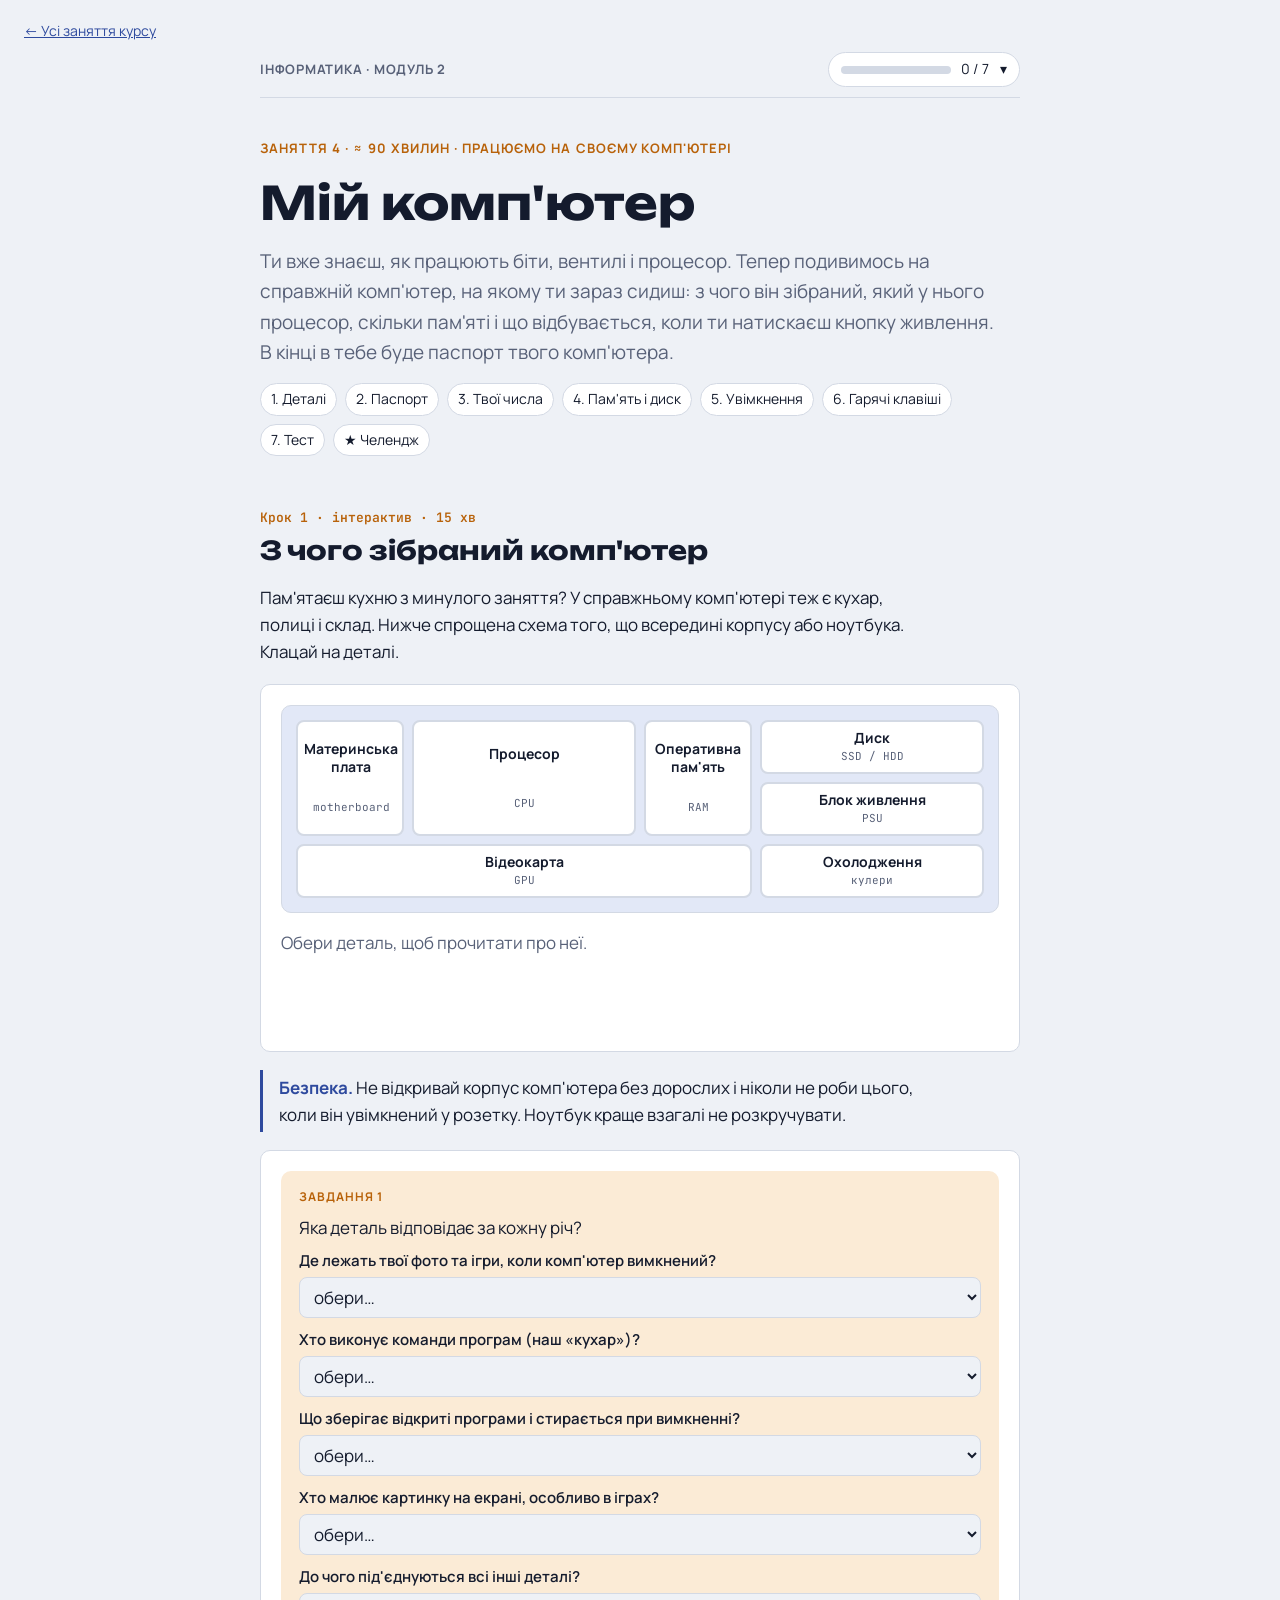
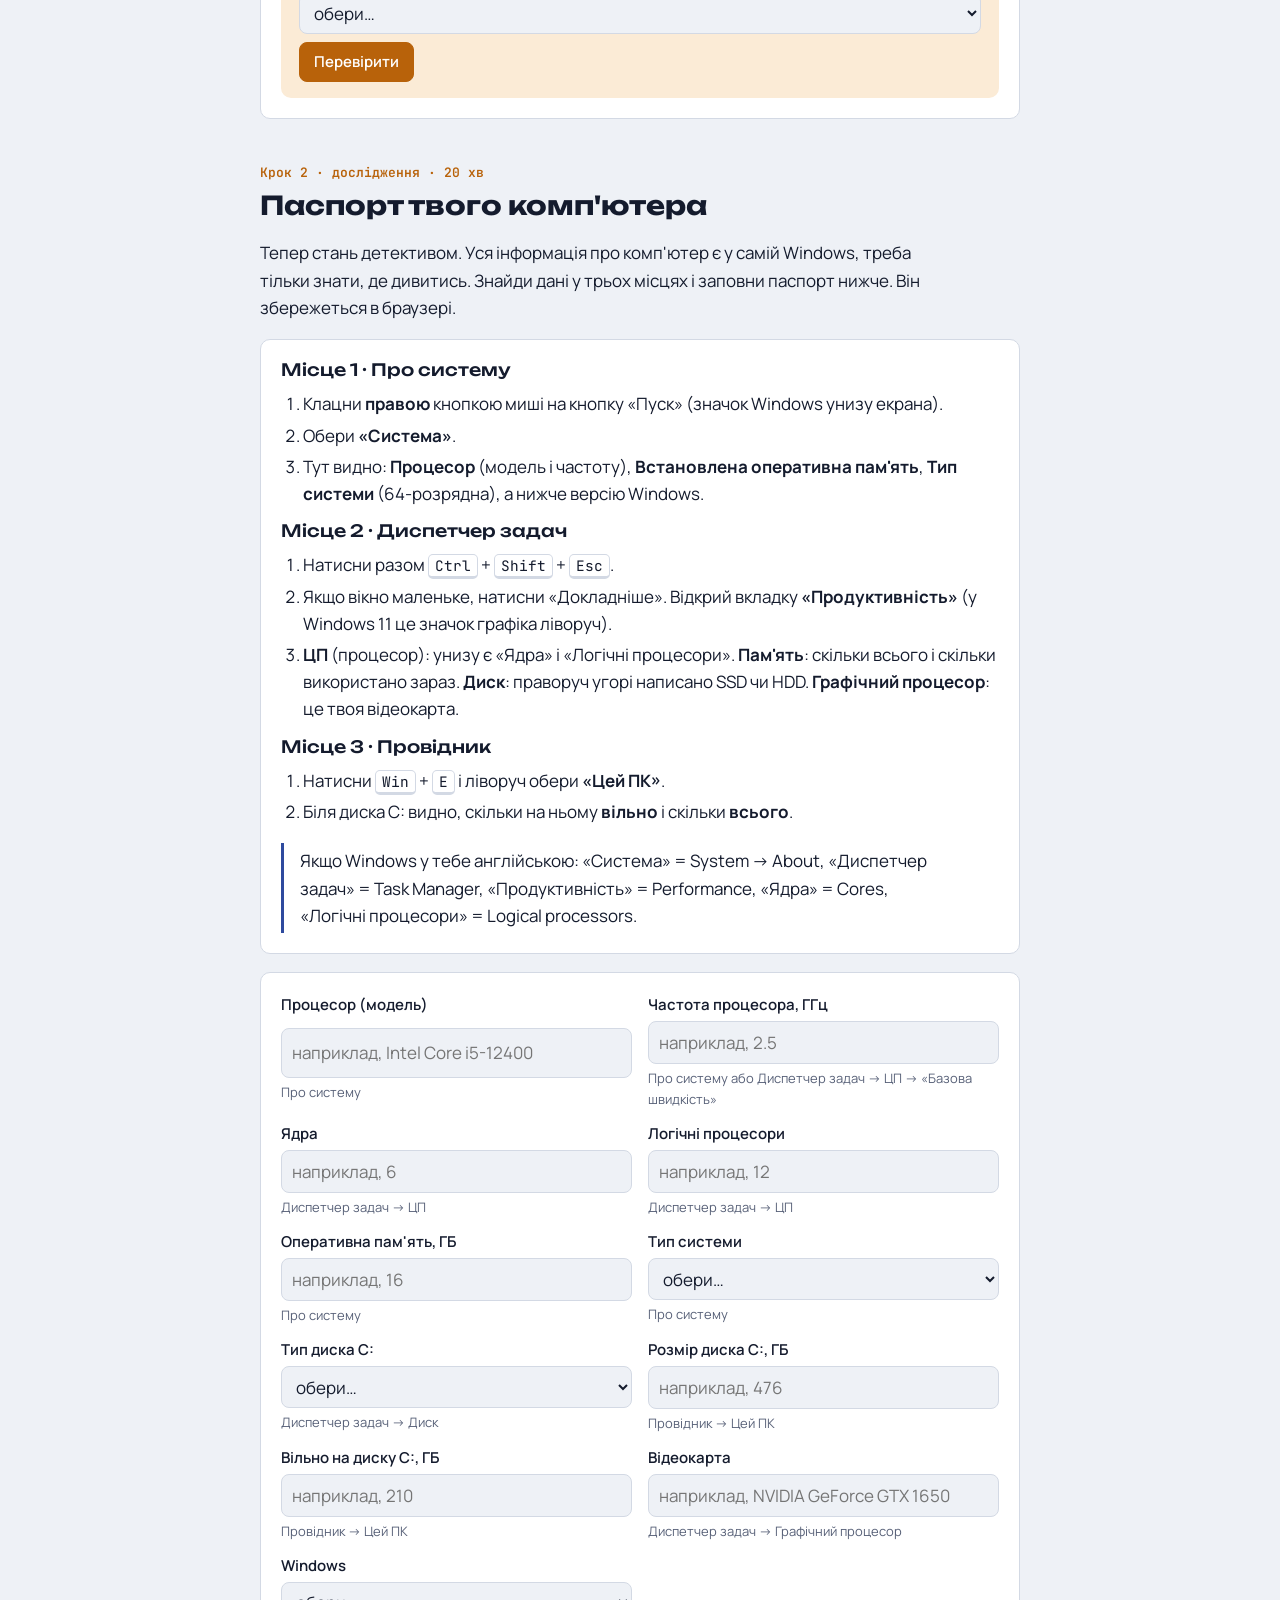
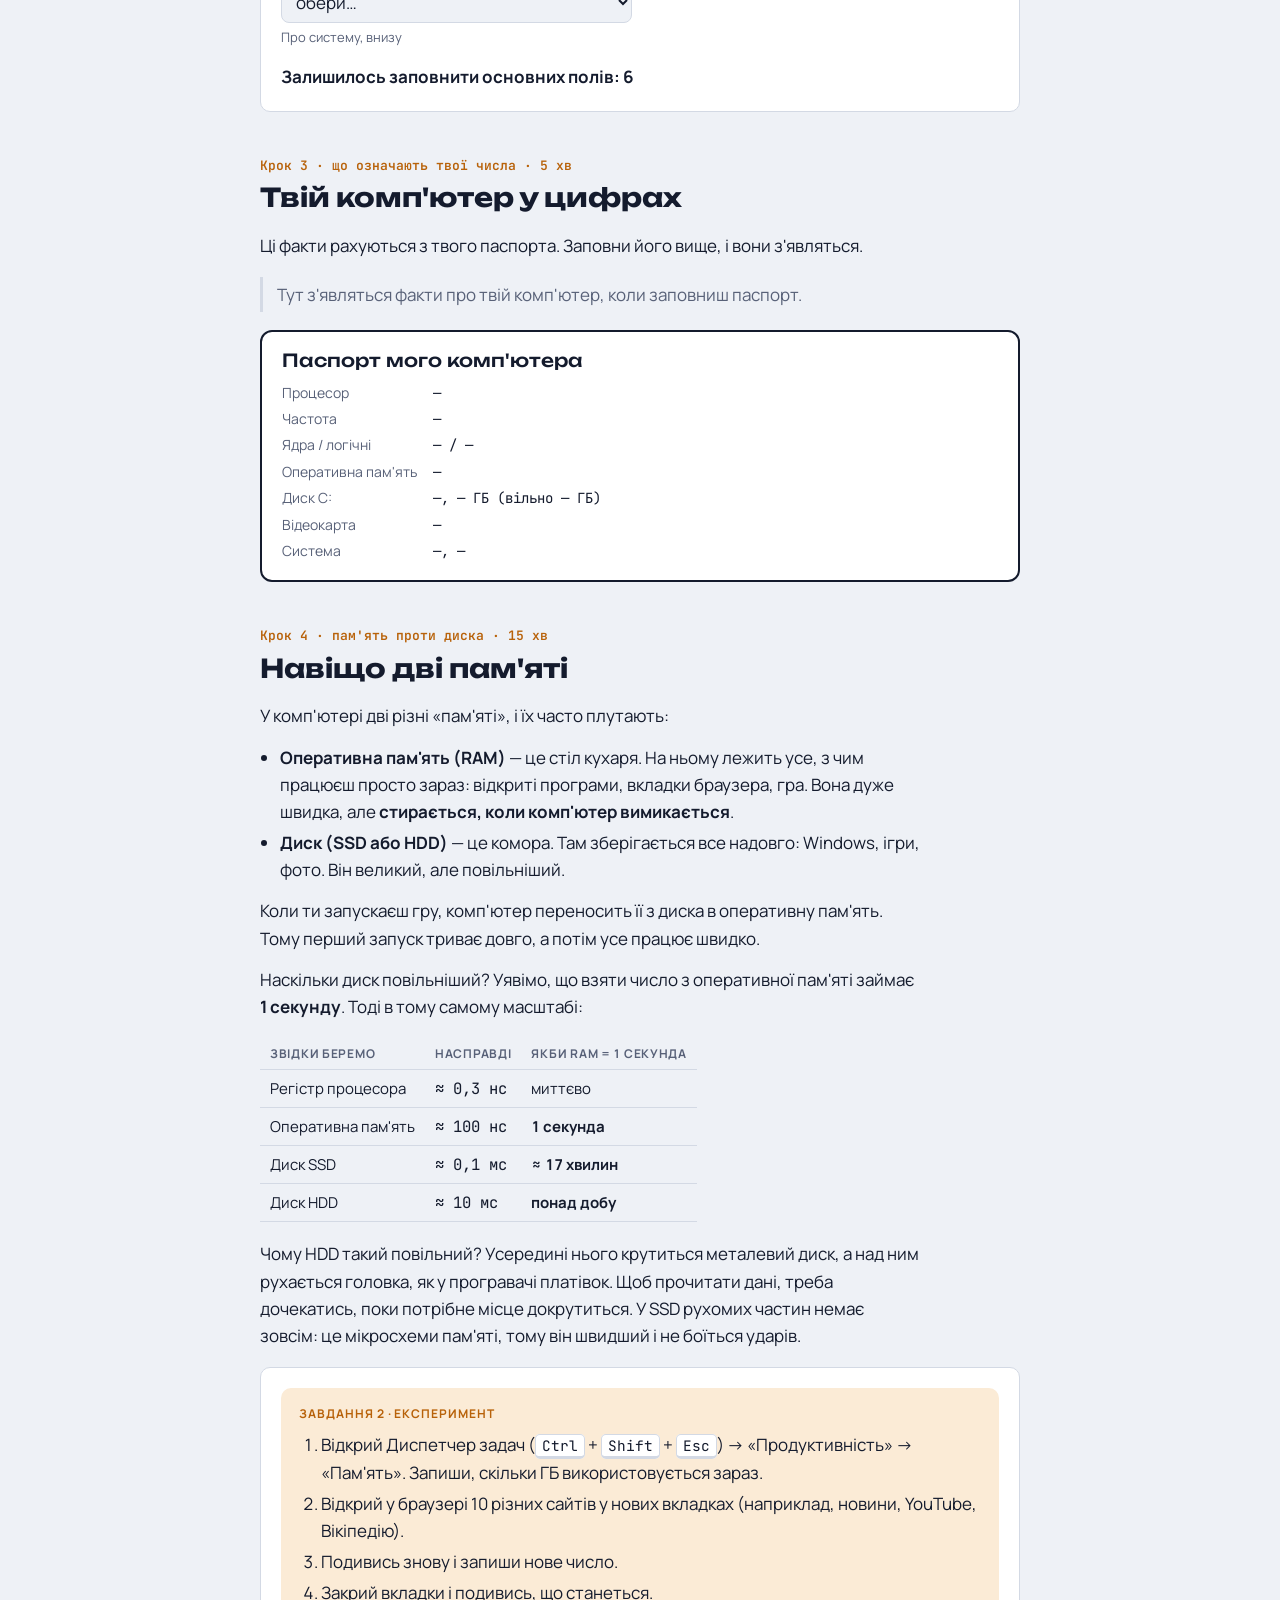
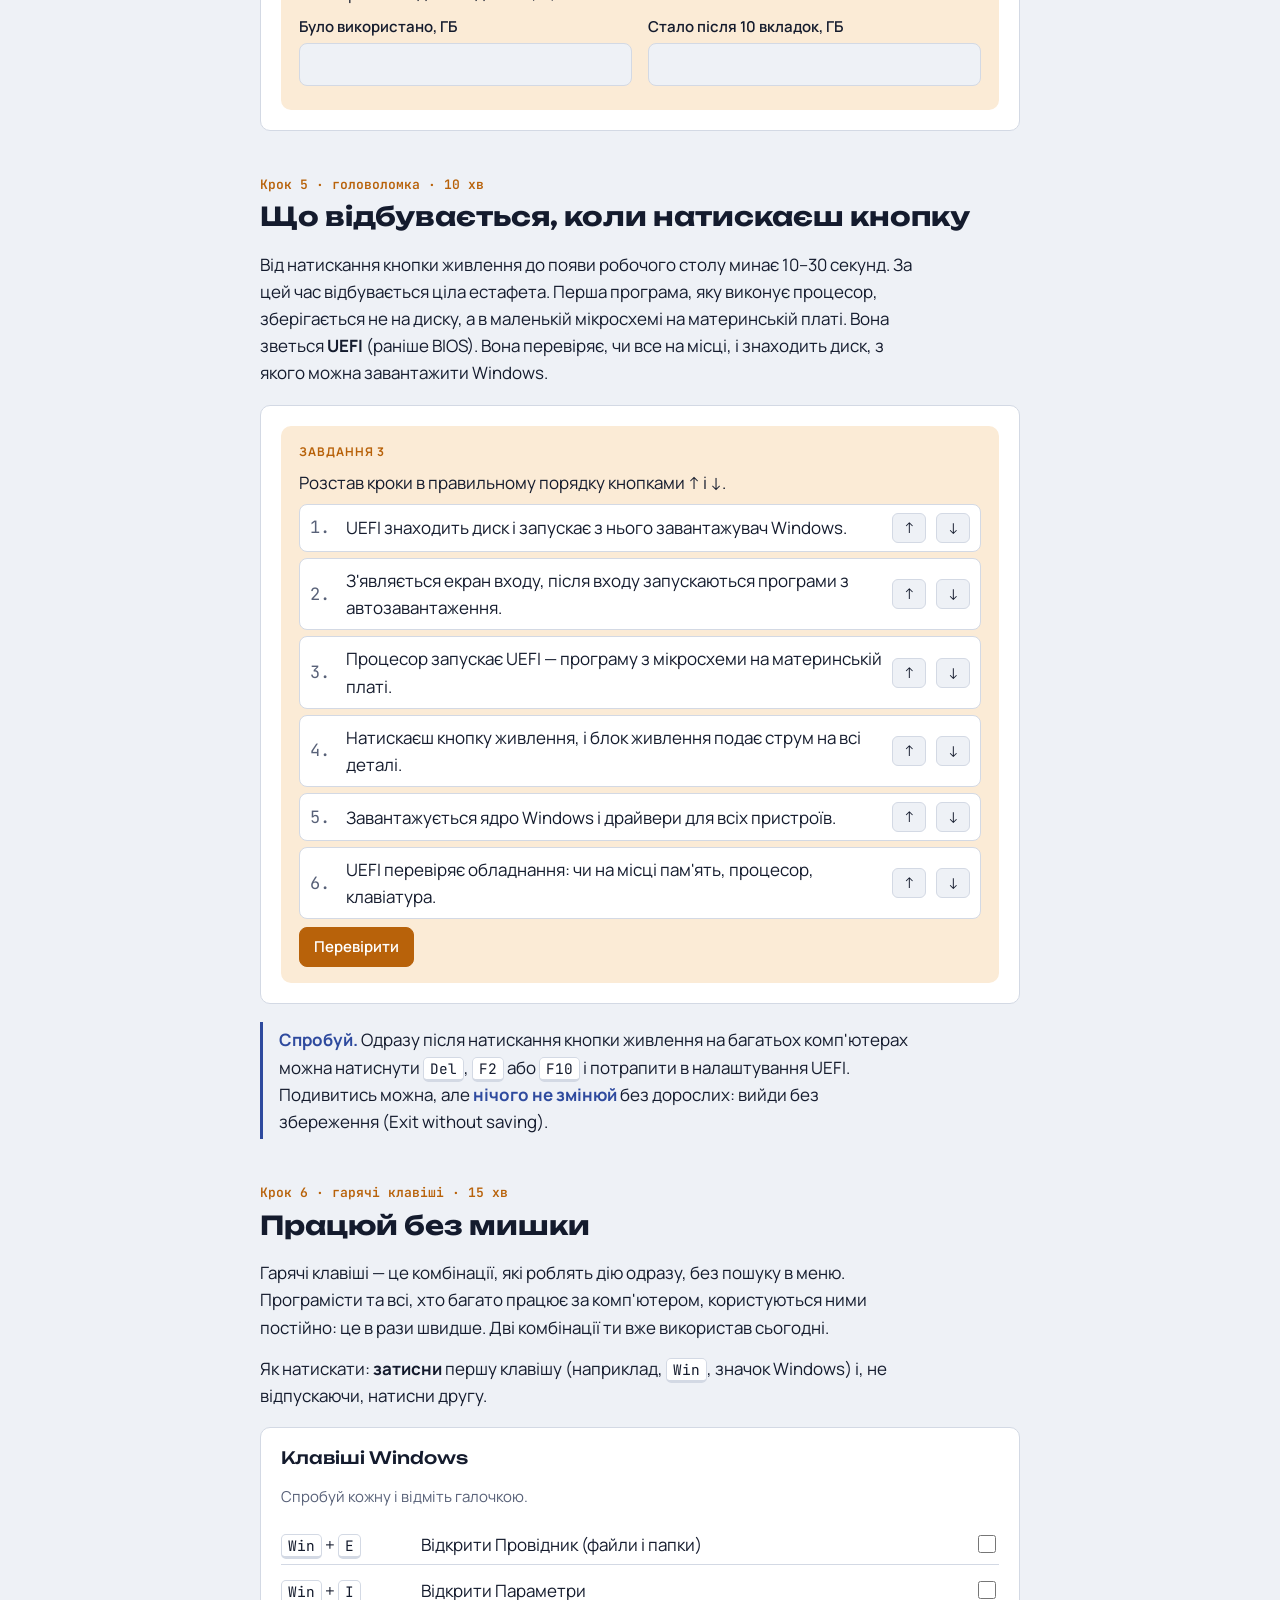
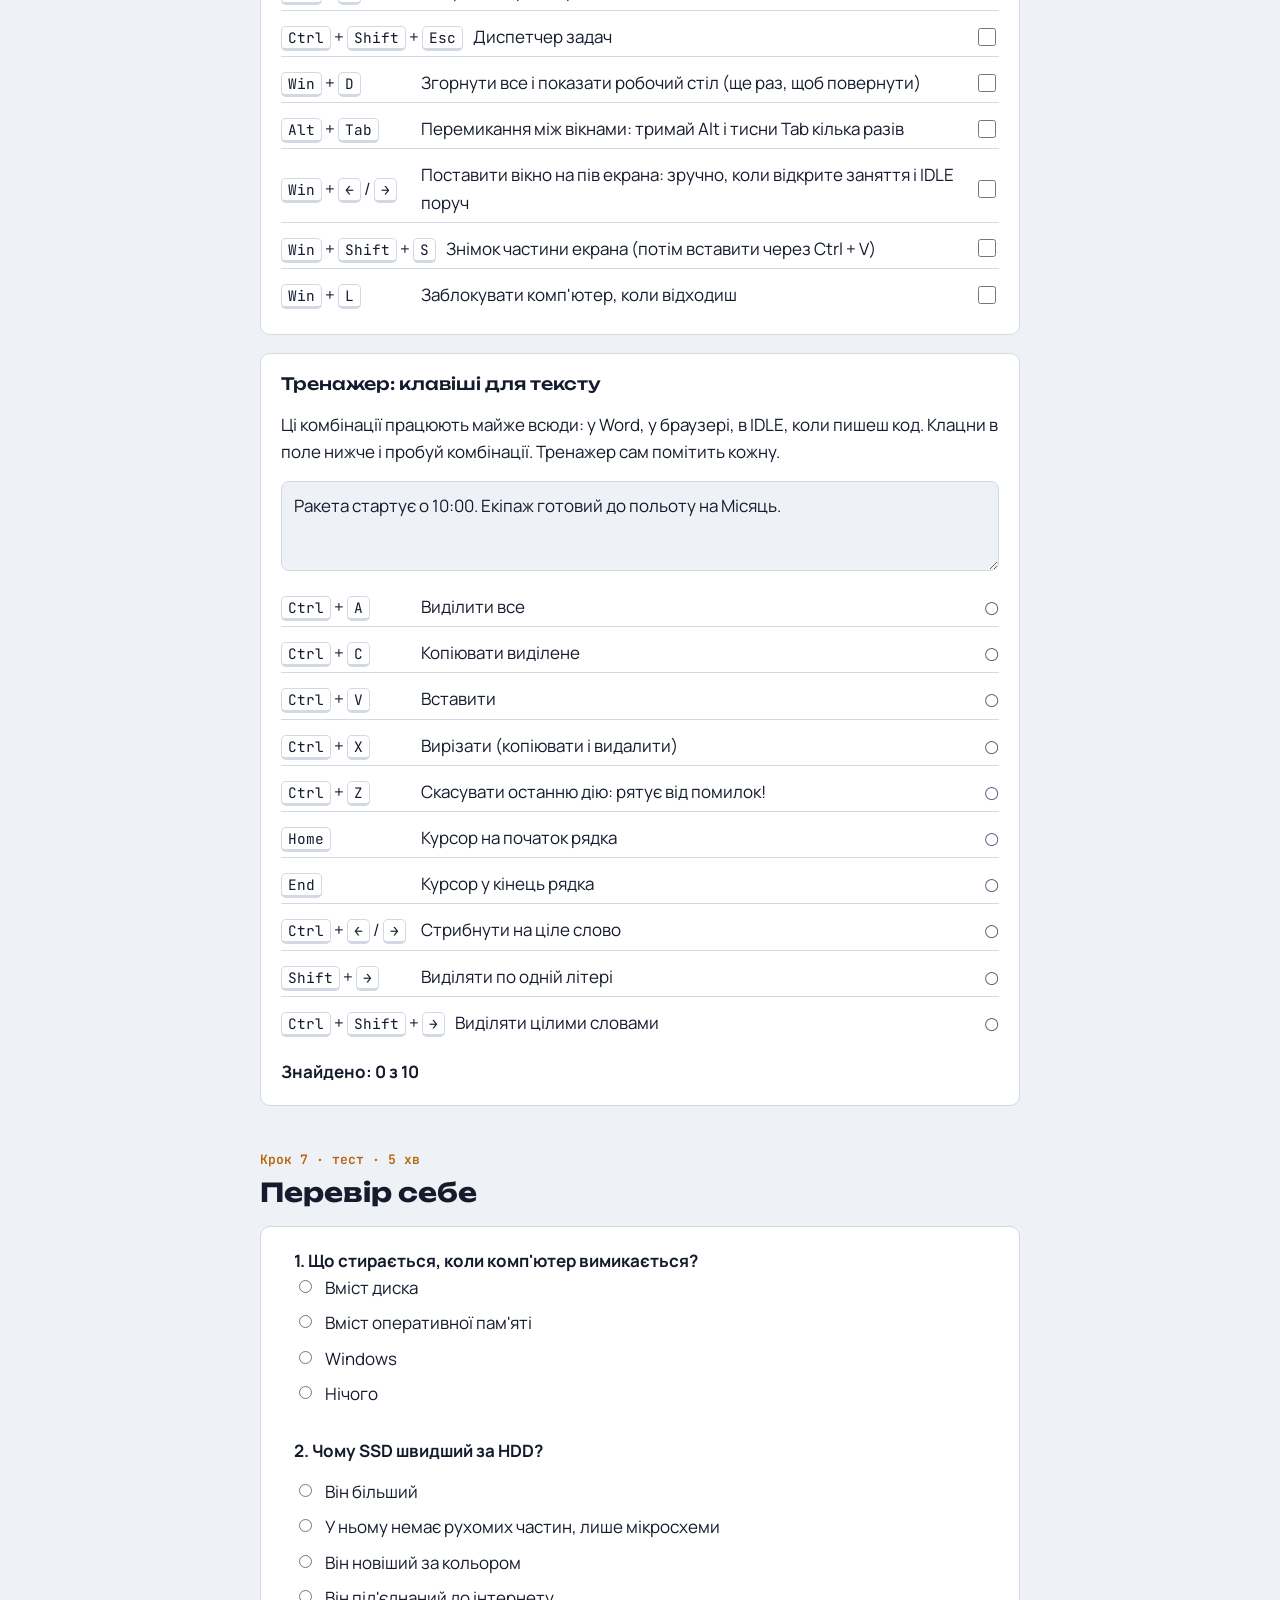
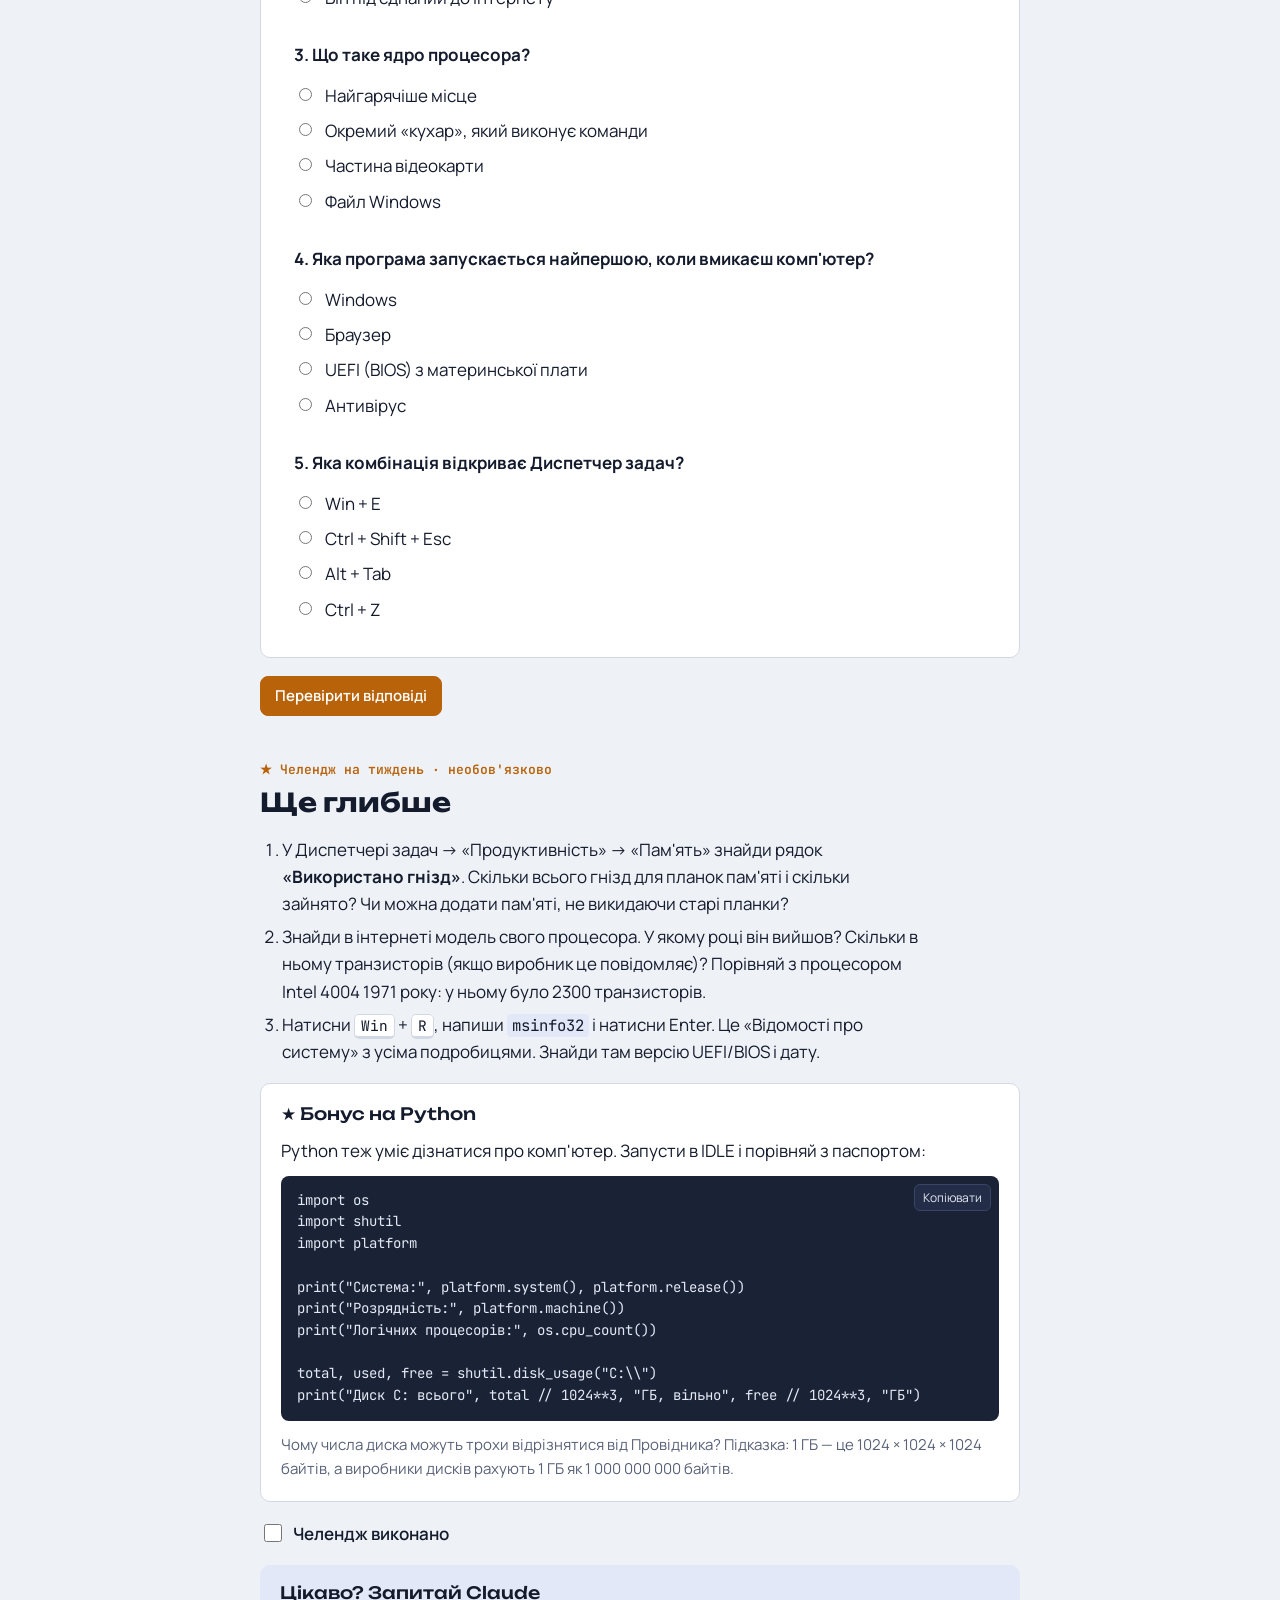
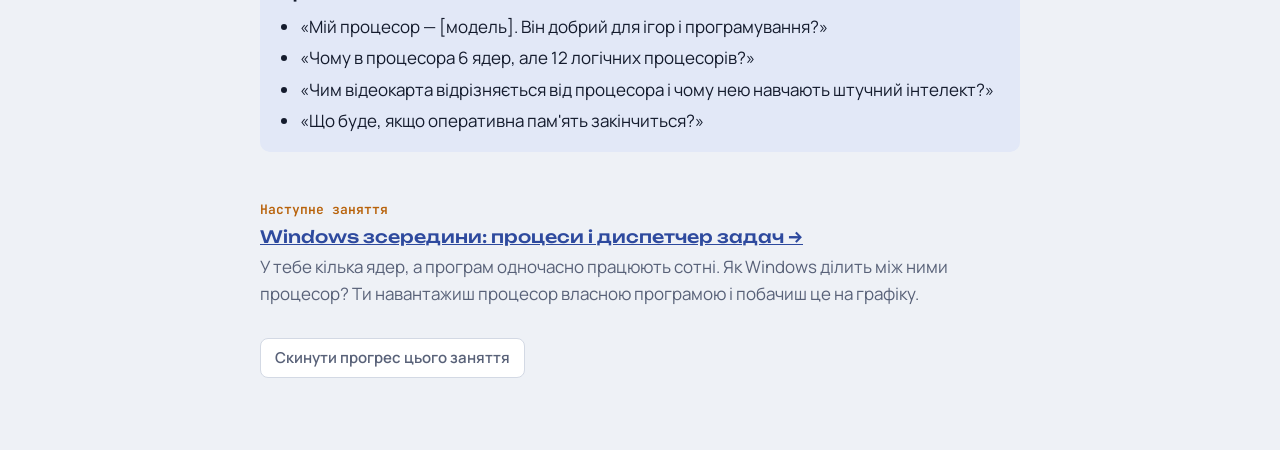
<file: lessons/04-miy-kompyuter.html>
<!doctype html>
<html lang="uk">
<head>
<meta charset="utf-8">
<meta name="viewport" content="width=device-width, initial-scale=1, viewport-fit=cover">
<title>Заняття 4. Мій комп'ютер</title>
<meta name="claude:viewport-fit-sides" content="cover">
<link rel="preconnect" href="https://fonts.googleapis.com">
<link rel="stylesheet" href="https://fonts.googleapis.com/css2?family=Unbounded:wght@500;700&family=Manrope:wght@400;600;700&family=JetBrains+Mono:wght@400;600&display=swap">
<style>
/* Layout: one reading column; lesson 4 adds a parts board, passport form and key trainer; each section is a numbered step of the lesson, interactive instruments sit on surface panels. */
:root {
  --bg: #EEF1F6; --surface: #FFFFFF; --ink: #141B2D; --muted: #586178; --line: #D3D9E4;
  --accent: #B8620A; --accent-ink: #FFFFFF; --accent-soft: #FBEBD6; --sky: #2E4A9E; --sky-soft: #E2E8F7;
  --ok: #1D7447; --ok-soft: #DDF1E5; --bad: #B3261E; --bad-soft: #F8E1DF;
  --sq-l: #E9DFC9; --sq-d: #A8B4C9; --code-bg: #1A2236; --code-ink: #E3E8F4;
  --f-display: "Unbounded", "Segoe UI", system-ui, sans-serif;
  --f-body: "Manrope", "Segoe UI", system-ui, sans-serif;
  --f-mono: "JetBrains Mono", Consolas, "Courier New", monospace;
}
@media (prefers-color-scheme: dark) { :root:not([data-theme="light"]) {
  --bg: #0D1220; --surface: #151C2E; --ink: #E6EAF2; --muted: #9AA3B8; --line: #2A3350;
  --accent: #F2A23A; --accent-ink: #1A1206; --accent-soft: #3A2A12; --sky: #9DB3F2; --sky-soft: #1E2945;
  --ok: #63C690; --ok-soft: #15301F; --bad: #F29088; --bad-soft: #3A1A18;
  --sq-l: #3B4560; --sq-d: #232B42; --code-bg: #0A0F1B; --code-ink: #E3E8F4; color-scheme: dark; } }
:root[data-theme="dark"] {
  --bg: #0D1220; --surface: #151C2E; --ink: #E6EAF2; --muted: #9AA3B8; --line: #2A3350;
  --accent: #F2A23A; --accent-ink: #1A1206; --accent-soft: #3A2A12; --sky: #9DB3F2; --sky-soft: #1E2945;
  --ok: #63C690; --ok-soft: #15301F; --bad: #F29088; --bad-soft: #3A1A18;
  --sq-l: #3B4560; --sq-d: #232B42; --code-bg: #0A0F1B; --code-ink: #E3E8F4; color-scheme: dark; }

* { box-sizing: border-box; }
body { background: var(--bg); color: var(--ink); font-family: var(--f-body); font-size: 17px; line-height: 1.6;
  padding-left: max(16px, env(safe-area-inset-left, 0px)); padding-right: max(16px, env(safe-area-inset-right, 0px)); padding-block: 0 64px; }
.wrap { max-width: 760px; margin: 0 auto; }
h1, h2, h3 { font-family: var(--f-display); text-wrap: balance; line-height: 1.2; margin: 0; }
h1 { font-size: clamp(30px, 6vw, 46px); font-weight: 700; }
h2 { font-size: clamp(21px, 3.6vw, 26px); font-weight: 700; }
h3 { font-size: 17px; font-weight: 500; }
p { margin: 0; }
a { color: var(--sky); }
code, .mono { font-family: var(--f-mono); font-size: 0.92em; }
:not(pre) > code { background: var(--sky-soft); padding: 1px 5px; border-radius: 4px; }
button, input, select { font: inherit; color: inherit; }
:focus-visible { outline: 3px solid var(--sky); outline-offset: 2px; }

/* top bar */
.topbar { position: sticky; top: env(safe-area-inset-top, 0px); z-index: 5; background: var(--bg); border-bottom: 1px solid var(--line);
  display: flex; align-items: center; justify-content: space-between; gap: 12px; padding-block: 10px; }
body::before { content: ""; position: fixed; inset: 0 0 auto; height: env(safe-area-inset-top, 0px); z-index: 10; background: var(--bg); }
.course { font-size: 13px; letter-spacing: 0.06em; text-transform: uppercase; color: var(--muted); font-weight: 700; }
.prog { display: flex; align-items: center; gap: 10px; font-size: 14px; font-variant-numeric: tabular-nums; white-space: nowrap; }
button.prog { border: 1px solid var(--line); background: var(--surface); border-radius: 999px; padding: 5px 12px; cursor: pointer; }
.todo { position: sticky; top: calc(env(safe-area-inset-top, 0px) + 52px); z-index: 4; background: var(--surface); border: 1px solid var(--line); border-radius: 10px; padding: 14px 18px; display: grid; gap: 6px; margin-top: 8px; box-shadow: 0 8px 24px rgba(0,0,0,.12); }
.todo[hidden] { display: none; }
.todo a { color: var(--ink); text-decoration: none; display: flex; gap: 10px; align-items: baseline; }
.todo a:hover span:last-child { text-decoration: underline; }
.todo .ok { color: var(--ok); } .todo .no { color: var(--muted); }
.todo .hd { font-weight: 700; }
.prog-bar { width: 110px; height: 8px; border-radius: 4px; background: var(--line); overflow: hidden; }
.prog-bar i { display: block; height: 100%; width: 0; background: var(--accent); transition: width .4s; }

header.hero { padding-block: 40px 8px; display: grid; gap: 16px; }
.eyebrow { font-size: 13px; letter-spacing: 0.08em; text-transform: uppercase; color: var(--accent); font-weight: 700; }
.lead { font-size: 19px; color: var(--muted); max-width: 62ch; }
.hero-bits { font-family: var(--f-mono); font-size: 13px; color: var(--muted); letter-spacing: 0.15em; overflow: hidden; white-space: nowrap; }
.plan { display: flex; flex-wrap: wrap; gap: 8px; }
.plan a { text-decoration: none; font-size: 14px; padding: 4px 10px; border: 1px solid var(--line); border-radius: 999px; color: var(--ink); background: var(--surface); }
.plan a.done { border-color: var(--ok); color: var(--ok); }

section.step { padding-block: 44px 0; display: grid; gap: 18px; }
.step-head { display: grid; gap: 6px; }
.step-no { font-family: var(--f-mono); font-size: 13px; color: var(--accent); font-weight: 600; }
.text { display: grid; gap: 14px; max-width: 66ch; }

.panel { background: var(--surface); border: 1px solid var(--line); border-radius: 10px; padding: 20px; display: grid; gap: 16px; min-width: 0; }
.fact { border-left: 3px solid var(--sky); padding: 4px 0 4px 16px; color: var(--ink); max-width: 66ch; }
.fact b { color: var(--sky); }
.task { background: var(--accent-soft); border-radius: 10px; padding: 16px 18px; display: grid; gap: 8px; }
.task .lbl { font-size: 12px; letter-spacing: 0.08em; text-transform: uppercase; font-weight: 700; color: var(--accent); }
.status { font-weight: 700; }
.status.ok { color: var(--ok); }
.status.bad { color: var(--bad); }

/* bits */
.panel > *, .step > * { min-width: 0; }
.bits { display: grid; grid-template-columns: repeat(8, minmax(0, 1fr)); gap: 6px; }
.bit button { min-width: 0; padding: 0; }
.bit { display: grid; gap: 6px; justify-items: center; }
.bit button { width: 100%; max-width: 64px; aspect-ratio: 1; border-radius: 50%; border: 2px solid var(--line); background: var(--bg);
  cursor: pointer; font-family: var(--f-mono); font-size: 20px; font-weight: 600; color: var(--muted); transition: background .15s, box-shadow .15s; }
.bit button.on { background: var(--accent); border-color: var(--accent); color: var(--accent-ink); box-shadow: 0 0 18px var(--accent); }
.bit small { font-family: var(--f-mono); font-size: 12px; color: var(--muted); }
.readout { display: flex; flex-wrap: wrap; gap: 8px 28px; align-items: baseline; font-variant-numeric: tabular-nums; }
.readout .big { font-family: var(--f-display); font-size: 40px; font-weight: 700; }
.readout .sub { font-family: var(--f-mono); color: var(--muted); }
.targets { display: flex; flex-wrap: wrap; gap: 8px; }
.chip { font-family: var(--f-mono); font-size: 14px; padding: 3px 10px; border-radius: 999px; border: 1px solid var(--line); background: var(--surface); }
.chip.cur { border-color: var(--accent); color: var(--accent); font-weight: 600; }
.chip.done { border-color: var(--ok); background: var(--ok-soft); color: var(--ok); }

/* grains */
.slider-row { display: grid; gap: 6px; }
input[type=range] { width: 100%; accent-color: var(--accent); }
.kv { display: grid; grid-template-columns: max-content 1fr; gap: 6px 16px; font-variant-numeric: tabular-nums; }
.kv dt { color: var(--muted); font-size: 15px; }
.kv dd { margin: 0; font-family: var(--f-mono); font-size: 15px; min-width: 0; overflow-wrap: anywhere; }

/* board */
.board-wrap { display: grid; grid-template-columns: minmax(0, 360px) minmax(0, 1fr); gap: 20px; align-items: start; }
@media (max-width: 640px) { .board-wrap { grid-template-columns: 1fr; } }
.board { display: grid; grid-template-columns: 18px repeat(8, 1fr); gap: 0; max-width: 360px; width: 100%; }
.board .coord { font-family: var(--f-mono); font-size: 11px; color: var(--muted); display: grid; place-items: center; }
.sq { aspect-ratio: 1; border: 0; cursor: pointer; display: grid; place-items: center; padding: 0; position: relative; }
.sq.l { background: var(--sq-l); } .sq.d { background: var(--sq-d); }
.sq.on::after { content: ""; width: 56%; height: 56%; border-radius: 50%; background: var(--accent); box-shadow: 0 0 10px var(--accent); }
.bin64 { font-family: var(--f-mono); font-size: 13px; line-height: 1.7; word-break: break-all; }
.bin64 .one { color: var(--accent); font-weight: 600; }
.btn { border: 1px solid var(--line); background: var(--surface); border-radius: 8px; padding: 7px 14px; cursor: pointer; font-weight: 600; font-size: 15px; }
.btn.primary { background: var(--accent); color: var(--accent-ink); border-color: var(--accent); }
.btn:hover { border-color: var(--accent); }
.row { display: flex; flex-wrap: wrap; gap: 10px; align-items: center; }

/* text table */
.tbl-scroll { overflow-x: auto; }
table { border-collapse: collapse; width: 100%; font-variant-numeric: tabular-nums; }
th, td { text-align: left; padding: 6px 10px; border-bottom: 1px solid var(--line); font-size: 15px; white-space: nowrap; }
th { font-size: 12px; letter-spacing: 0.06em; text-transform: uppercase; color: var(--muted); }
td.mono { font-family: var(--f-mono); }
input[type=text], input[type=number] { border: 1px solid var(--line); background: var(--bg); border-radius: 8px; padding: 7px 10px; min-width: 0; }
input[type=number] { width: 80px; }

/* message */
.msg-grid { display: grid; gap: 2px; width: max-content; max-width: 100%; }
.msg-grid span { width: 14px; height: 14px; background: var(--line); border-radius: 2px; }
.msg-grid span.one { background: var(--accent); }
.msg-scroll { overflow-x: auto; padding-bottom: 4px; }
.bitstream { font-family: var(--f-mono); font-size: 12px; color: var(--muted); word-break: break-all; line-height: 1.5; }

/* code */
pre { background: var(--code-bg); color: var(--code-ink); padding: 14px 16px; border-radius: 8px; overflow-x: auto; margin: 0; font-family: var(--f-mono); font-size: 14px; line-height: 1.55; }
.code-box { position: relative; min-width: 0; }
.copy { position: absolute; top: 8px; right: 8px; font-size: 12px; padding: 3px 8px; border-radius: 6px; border: 1px solid #3A4566; background: #232D47; color: #E3E8F4; cursor: pointer; }
details { border: 1px solid var(--line); border-radius: 8px; background: var(--surface); }
details > summary { cursor: pointer; padding: 9px 14px; font-weight: 600; font-size: 15px; }
details > div { padding: 0 14px 14px; display: grid; gap: 10px; }
details.sol > summary { color: var(--muted); }
.py-task { display: grid; gap: 12px; padding-block: 18px; border-top: 1px solid var(--line); }
.py-task:first-of-type { border-top: 0; padding-top: 0; }
.selfcheck { display: flex; gap: 8px; align-items: center; font-weight: 600; cursor: pointer; }
.selfcheck input { width: 18px; height: 18px; accent-color: var(--ok); }

/* quiz */
.q { display: grid; gap: 8px; padding-block: 14px; border-top: 1px solid var(--line); }
.q:first-child { border-top: 0; padding-top: 0; }
.q label { display: flex; gap: 10px; align-items: flex-start; cursor: pointer; }
.q input { margin-top: 6px; accent-color: var(--accent); }
.q .expl { font-size: 15px; padding: 8px 12px; border-radius: 6px; }
.q .expl.ok { background: var(--ok-soft); color: var(--ok); }
.q .expl.bad { background: var(--bad-soft); color: var(--bad); }

.ask { background: var(--sky-soft); border-radius: 10px; padding: 18px 20px; display: grid; gap: 10px; }
.ask ul { margin: 0; padding-left: 20px; display: grid; gap: 4px; }
footer { padding-block: 48px 0; color: var(--muted); display: grid; gap: 6px; }
.star { color: var(--accent); }
@media (prefers-reduced-motion: reduce) { * { transition: none !important; } }
/* ---- lesson 4 ---- */
.board4 { display: grid; grid-template-columns: repeat(6, minmax(0, 1fr)); grid-auto-rows: minmax(54px, auto); gap: 8px; padding: 14px; border-radius: 10px; background: var(--sky-soft); border: 1px solid var(--line); }
.part { border: 2px solid var(--line); background: var(--surface); border-radius: 8px; cursor: pointer; font-weight: 700; font-size: 14px; padding: 6px; display: grid; place-items: center; text-align: center; line-height: 1.25; }
.part small { display: block; font-weight: 400; font-family: var(--f-mono); font-size: 11px; color: var(--muted); }
.part:hover { border-color: var(--accent); }
.part[aria-pressed="true"] { border-color: var(--accent); background: var(--accent-soft); }
.p-cpu { grid-column: 2 / 4; grid-row: 1 / 3; }
.p-ram { grid-column: 4 / 5; grid-row: 1 / 3; }
.p-ssd { grid-column: 5 / 7; grid-row: 1 / 2; }
.p-psu { grid-column: 5 / 7; grid-row: 2 / 3; }
.p-gpu { grid-column: 1 / 5; grid-row: 3 / 4; }
.p-mb { grid-column: 1 / 2; grid-row: 1 / 3; }
.p-fan { grid-column: 5 / 7; grid-row: 3 / 4; }
@media (max-width: 520px) { .board4 { grid-template-columns: repeat(2, minmax(0, 1fr)); } .board4 .part { grid-column: auto; grid-row: auto; min-height: 54px; } .p-cpu { grid-column: 1 / 3 !important; } }
.partinfo { display: grid; gap: 6px; min-height: 6em; }
.partinfo h3 { color: var(--accent); }
.form-grid { display: grid; grid-template-columns: minmax(0, 1fr) minmax(0, 1fr); gap: 12px 16px; }
@media (max-width: 560px) { .form-grid { grid-template-columns: 1fr; } }
.field { display: grid; gap: 4px; min-width: 0; }
.field label { font-weight: 600; font-size: 15px; }
.field .where { font-size: 13px; color: var(--muted); }
.field input, .field select { width: 100%; border: 1px solid var(--line); background: var(--bg); border-radius: 8px; padding: 7px 10px; }
.howto { display: grid; gap: 10px; }
.howto li { margin-bottom: 4px; }
kbd { font-family: var(--f-mono); font-size: 0.85em; border: 1px solid var(--line); border-bottom-width: 3px; border-radius: 5px; padding: 1px 6px; background: var(--surface); white-space: nowrap; }
.facts { display: grid; gap: 10px; }
.facts .fx { border-left: 3px solid var(--accent); padding: 4px 0 4px 14px; }
.facts .fx.empty { border-color: var(--line); color: var(--muted); }
.order { display: grid; gap: 6px; padding: 0; margin: 0; list-style: none; }
.order li { display: flex; gap: 10px; align-items: center; border: 1px solid var(--line); border-radius: 8px; padding: 8px 10px; background: var(--surface); }
.order li span.t { flex: 1; min-width: 0; }
.order li .n { font-family: var(--f-mono); color: var(--muted); width: 1.5em; }
.order button { border: 1px solid var(--line); background: var(--bg); border-radius: 6px; width: 34px; height: 30px; cursor: pointer; font-size: 15px; }
.keys { display: grid; gap: 6px; }
.keyrow { display: grid; grid-template-columns: minmax(130px, auto) 1fr auto; gap: 10px; align-items: center; padding: 6px 0; border-bottom: 1px solid var(--line); }
.keyrow:last-child { border-bottom: 0; }
@media (max-width: 520px) { .keyrow { grid-template-columns: 1fr auto; } .keyrow .k { grid-column: 1 / -1; } }
.keyrow .mark { font-weight: 700; color: var(--muted); }
.keyrow.got .mark { color: var(--ok); }
.trainer textarea { width: 100%; min-height: 90px; font: inherit; border: 1px solid var(--line); border-radius: 8px; background: var(--bg); color: var(--ink); padding: 10px 12px; }
.passport { border: 2px solid var(--ink); border-radius: 12px; padding: 18px 20px; display: grid; gap: 10px; background: var(--surface); }
.passport h3 { font-family: var(--f-display); font-size: 18px; }
.passport dl { display: grid; grid-template-columns: max-content 1fr; gap: 4px 16px; margin: 0; }
.passport dt { color: var(--muted); font-size: 14px; }
.passport dd { margin: 0; font-family: var(--f-mono); font-size: 14px; min-width: 0; overflow-wrap: anywhere; }
</style>
</head>
<body>
<p style="padding-top:12px;margin:0;font-size:14px"><a href="../index.html">← Усі заняття курсу</a></p>
<div class="wrap">
  <div class="topbar">
    <span class="course">Інформатика · Модуль 2</span>
    <button class="prog" id="progBtn" type="button" aria-expanded="false" aria-controls="todo"><span class="prog-bar"><i id="progBar"></i></span><span id="progTxt">0 / 7</span><span aria-hidden="true">▾</span></button>
  </div>
  <div class="todo" id="todo" hidden></div>

  <header class="hero">
    <span class="eyebrow">Заняття 4 · ≈ 90 хвилин · працюємо на своєму комп'ютері</span>
    <h1>Мій комп'ютер</h1>
    <p class="lead">Ти вже знаєш, як працюють біти, вентилі і процесор. Тепер подивимось на справжній комп'ютер, на якому ти зараз сидиш: з чого він зібраний, який у нього процесор, скільки пам'яті і що відбувається, коли ти натискаєш кнопку живлення. В кінці в тебе буде паспорт твого комп'ютера.</p>
    <nav class="plan" id="plan" aria-label="Зміст заняття">
      <a href="#s1">1. Деталі</a><a href="#s2">2. Паспорт</a><a href="#s3">3. Твої числа</a><a href="#s4">4. Пам'ять і диск</a>
      <a href="#s5">5. Увімкнення</a><a href="#s6">6. Гарячі клавіші</a><a href="#s7">7. Тест</a><a href="#s8">★ Челендж</a>
    </nav>
  </header>

  <!-- 1 -->
  <section class="step" id="s1">
    <div class="step-head"><span class="step-no">Крок 1 · інтерактив · 15 хв</span><h2>З чого зібраний комп'ютер</h2></div>
    <div class="text">
      <p>Пам'ятаєш кухню з минулого заняття? У справжньому комп'ютері теж є кухар, полиці і склад. Нижче спрощена схема того, що всередині корпусу або ноутбука. Клацай на деталі.</p>
    </div>
    <div class="panel">
      <div class="board4" id="board4" role="group" aria-label="Деталі комп'ютера"></div>
      <div class="partinfo" id="partinfo" aria-live="polite"><p style="color:var(--muted)">Обери деталь, щоб прочитати про неї.</p></div>
    </div>
    <p class="fact"><b>Безпека.</b> Не відкривай корпус комп'ютера без дорослих і ніколи не роби цього, коли він увімкнений у розетку. Ноутбук краще взагалі не розкручувати.</p>
    <div class="panel">
      <div class="task">
        <span class="lbl">Завдання 1</span>
        <p>Яка деталь відповідає за кожну річ?</p>
        <div id="matchQ" style="display:grid; gap:10px"></div>
        <div class="row"><button class="btn primary" type="button" id="matchCheck">Перевірити</button><span class="status" id="matchStatus"></span></div>
      </div>
    </div>
  </section>

  <!-- 2 -->
  <section class="step" id="s2">
    <div class="step-head"><span class="step-no">Крок 2 · дослідження · 20 хв</span><h2>Паспорт твого комп'ютера</h2></div>
    <div class="text">
      <p>Тепер стань детективом. Уся інформація про комп'ютер є у самій Windows, треба тільки знати, де дивитись. Знайди дані у трьох місцях і заповни паспорт нижче. Він збережеться в браузері.</p>
    </div>
    <div class="panel howto">
      <h3>Місце 1 · Про систему</h3>
      <ol style="margin:0; padding-left:22px">
        <li>Клацни <b>правою</b> кнопкою миші на кнопку «Пуск» (значок Windows унизу екрана).</li>
        <li>Обери <b>«Система»</b>.</li>
        <li>Тут видно: <b>Процесор</b> (модель і частоту), <b>Встановлена оперативна пам'ять</b>, <b>Тип системи</b> (64-розрядна), а нижче версію Windows.</li>
      </ol>
      <h3>Місце 2 · Диспетчер задач</h3>
      <ol style="margin:0; padding-left:22px">
        <li>Натисни разом <kbd>Ctrl</kbd> + <kbd>Shift</kbd> + <kbd>Esc</kbd>.</li>
        <li>Якщо вікно маленьке, натисни «Докладніше». Відкрий вкладку <b>«Продуктивність»</b> (у Windows 11 це значок графіка ліворуч).</li>
        <li><b>ЦП</b> (процесор): унизу є «Ядра» і «Логічні процесори». <b>Пам'ять</b>: скільки всього і скільки використано зараз. <b>Диск</b>: праворуч угорі написано SSD чи HDD. <b>Графічний процесор</b>: це твоя відеокарта.</li>
      </ol>
      <h3>Місце 3 · Провідник</h3>
      <ol style="margin:0; padding-left:22px">
        <li>Натисни <kbd>Win</kbd> + <kbd>E</kbd> і ліворуч обери <b>«Цей ПК»</b>.</li>
        <li>Біля диска C: видно, скільки на ньому <b>вільно</b> і скільки <b>всього</b>.</li>
      </ol>
      <p class="fact" style="margin-top:4px">Якщо Windows у тебе англійською: «Система» = System → About, «Диспетчер задач» = Task Manager, «Продуктивність» = Performance, «Ядра» = Cores, «Логічні процесори» = Logical processors.</p>
    </div>
    <div class="panel">
      <div class="form-grid" id="ppForm">
        <div class="field"><label for="pp_cpu">Процесор (модель)</label><input id="pp_cpu" type="text" placeholder="наприклад, Intel Core i5-12400"><span class="where">Про систему</span></div>
        <div class="field"><label for="pp_ghz">Частота процесора, ГГц</label><input id="pp_ghz" type="number" step="0.01" min="0.5" max="7" placeholder="наприклад, 2.5"><span class="where">Про систему або Диспетчер задач → ЦП → «Базова швидкість»</span></div>
        <div class="field"><label for="pp_cores">Ядра</label><input id="pp_cores" type="number" min="1" max="128" placeholder="наприклад, 6"><span class="where">Диспетчер задач → ЦП</span></div>
        <div class="field"><label for="pp_threads">Логічні процесори</label><input id="pp_threads" type="number" min="1" max="256" placeholder="наприклад, 12"><span class="where">Диспетчер задач → ЦП</span></div>
        <div class="field"><label for="pp_ram">Оперативна пам'ять, ГБ</label><input id="pp_ram" type="number" step="0.1" min="1" max="1024" placeholder="наприклад, 16"><span class="where">Про систему</span></div>
        <div class="field"><label for="pp_bits">Тип системи</label><select id="pp_bits"><option value="">обери…</option><option>64-розрядна</option><option>32-розрядна</option></select><span class="where">Про систему</span></div>
        <div class="field"><label for="pp_disktype">Тип диска C:</label><select id="pp_disktype"><option value="">обери…</option><option>SSD</option><option>HDD</option><option>Не написано</option></select><span class="where">Диспетчер задач → Диск</span></div>
        <div class="field"><label for="pp_disk">Розмір диска C:, ГБ</label><input id="pp_disk" type="number" min="1" max="100000" placeholder="наприклад, 476"><span class="where">Провідник → Цей ПК</span></div>
        <div class="field"><label for="pp_free">Вільно на диску C:, ГБ</label><input id="pp_free" type="number" min="0" max="100000" placeholder="наприклад, 210"><span class="where">Провідник → Цей ПК</span></div>
        <div class="field"><label for="pp_gpu">Відеокарта</label><input id="pp_gpu" type="text" placeholder="наприклад, NVIDIA GeForce GTX 1650"><span class="where">Диспетчер задач → Графічний процесор</span></div>
        <div class="field"><label for="pp_win">Windows</label><select id="pp_win"><option value="">обери…</option><option>Windows 11</option><option>Windows 10</option><option>Інша</option></select><span class="where">Про систему, внизу</span></div>
      </div>
      <p class="status" id="ppStatus"></p>
    </div>
  </section>

  <!-- 3 -->
  <section class="step" id="s3">
    <div class="step-head"><span class="step-no">Крок 3 · що означають твої числа · 5 хв</span><h2>Твій комп'ютер у цифрах</h2></div>
    <div class="text"><p>Ці факти рахуються з твого паспорта. Заповни його вище, і вони з'являться.</p></div>
    <div class="facts" id="facts"></div>
  </section>

  <!-- 4 -->
  <section class="step" id="s4">
    <div class="step-head"><span class="step-no">Крок 4 · пам'ять проти диска · 15 хв</span><h2>Навіщо дві пам'яті</h2></div>
    <div class="text">
      <p>У комп'ютері дві різні «пам'яті», і їх часто плутають:</p>
      <ul style="margin:0; padding-left:20px; display:grid; gap:4px">
        <li><b>Оперативна пам'ять (RAM)</b> — це стіл кухаря. На ньому лежить усе, з чим працюєш просто зараз: відкриті програми, вкладки браузера, гра. Вона дуже швидка, але <b>стирається, коли комп'ютер вимикається</b>.</li>
        <li><b>Диск (SSD або HDD)</b> — це комора. Там зберігається все надовго: Windows, ігри, фото. Він великий, але повільніший.</li>
      </ul>
      <p>Коли ти запускаєш гру, комп'ютер переносить її з диска в оперативну пам'ять. Тому перший запуск триває довго, а потім усе працює швидко.</p>
      <p>Наскільки диск повільніший? Уявімо, що взяти число з оперативної пам'яті займає <b>1 секунду</b>. Тоді в тому самому масштабі:</p>
    </div>
    <div class="tbl-scroll"><table style="width:auto"><thead><tr><th>Звідки беремо</th><th>Насправді</th><th>Якби RAM = 1 секунда</th></tr></thead><tbody>
      <tr><td>Регістр процесора</td><td class="mono">≈ 0,3 нс</td><td>миттєво</td></tr>
      <tr><td>Оперативна пам'ять</td><td class="mono">≈ 100 нс</td><td><b>1 секунда</b></td></tr>
      <tr><td>Диск SSD</td><td class="mono">≈ 0,1 мс</td><td><b>≈ 17 хвилин</b></td></tr>
      <tr><td>Диск HDD</td><td class="mono">≈ 10 мс</td><td><b>понад добу</b></td></tr>
    </tbody></table></div>
    <div class="text"><p>Чому HDD такий повільний? Усередині нього крутиться металевий диск, а над ним рухається головка, як у програвачі платівок. Щоб прочитати дані, треба дочекатись, поки потрібне місце докрутиться. У SSD рухомих частин немає зовсім: це мікросхеми пам'яті, тому він швидший і не боїться ударів.</p></div>
    <div class="panel">
      <div class="task">
        <span class="lbl">Завдання 2 · експеримент</span>
        <ol style="margin:0; padding-left:22px; display:grid; gap:4px">
          <li>Відкрий Диспетчер задач (<kbd>Ctrl</kbd> + <kbd>Shift</kbd> + <kbd>Esc</kbd>) → «Продуктивність» → «Пам'ять». Запиши, скільки ГБ використовується зараз.</li>
          <li>Відкрий у браузері 10 різних сайтів у нових вкладках (наприклад, новини, YouTube, Вікіпедію).</li>
          <li>Подивись знову і запиши нове число.</li>
          <li>Закрий вкладки і подивись, що станеться.</li>
        </ol>
        <div class="form-grid">
          <div class="field"><label for="ex_before">Було використано, ГБ</label><input id="ex_before" type="number" step="0.1" min="0"></div>
          <div class="field"><label for="ex_after">Стало після 10 вкладок, ГБ</label><input id="ex_after" type="number" step="0.1" min="0"></div>
        </div>
        <p class="status" id="exStatus"></p>
      </div>
    </div>
  </section>

  <!-- 5 -->
  <section class="step" id="s5">
    <div class="step-head"><span class="step-no">Крок 5 · головоломка · 10 хв</span><h2>Що відбувається, коли натискаєш кнопку</h2></div>
    <div class="text">
      <p>Від натискання кнопки живлення до появи робочого столу минає 10–30 секунд. За цей час відбувається ціла естафета. Перша програма, яку виконує процесор, зберігається не на диску, а в маленькій мікросхемі на материнській платі. Вона зветься <b>UEFI</b> (раніше BIOS). Вона перевіряє, чи все на місці, і знаходить диск, з якого можна завантажити Windows.</p>
    </div>
    <div class="panel">
      <div class="task">
        <span class="lbl">Завдання 3</span>
        <p>Розстав кроки в правильному порядку кнопками ↑ і ↓.</p>
        <ul class="order" id="order"></ul>
        <div class="row"><button class="btn primary" type="button" id="orderCheck">Перевірити</button><span class="status" id="orderStatus"></span></div>
      </div>
    </div>
    <p class="fact"><b>Спробуй.</b> Одразу після натискання кнопки живлення на багатьох комп'ютерах можна натиснути <kbd>Del</kbd>, <kbd>F2</kbd> або <kbd>F10</kbd> і потрапити в налаштування UEFI. Подивитись можна, але <b>нічого не змінюй</b> без дорослих: вийди без збереження (Exit without saving).</p>
  </section>

  <!-- 6 -->
  <section class="step" id="s6">
    <div class="step-head"><span class="step-no">Крок 6 · гарячі клавіші · 15 хв</span><h2>Працюй без мишки</h2></div>
    <div class="text">
      <p>Гарячі клавіші — це комбінації, які роблять дію одразу, без пошуку в меню. Програмісти та всі, хто багато працює за комп'ютером, користуються ними постійно: це в рази швидше. Дві комбінації ти вже використав сьогодні.</p>
      <p>Як натискати: <b>затисни</b> першу клавішу (наприклад, <kbd>Win</kbd>, значок Windows) і, не відпускаючи, натисни другу.</p>
    </div>
    <div class="panel">
      <h3>Клавіші Windows</h3>
      <p style="color:var(--muted); font-size:15px">Спробуй кожну і відміть галочкою.</p>
      <div class="keys" id="winKeys"></div>
    </div>
    <div class="panel trainer">
      <h3>Тренажер: клавіші для тексту</h3>
      <p>Ці комбінації працюють майже всюди: у Word, у браузері, в IDLE, коли пишеш код. Клацни в поле нижче і пробуй комбінації. Тренажер сам помітить кожну.</p>
      <textarea id="trainer" spellcheck="false" aria-label="Поле для тренування">Ракета стартує о 10:00. Екіпаж готовий до польоту на Місяць.</textarea>
      <div class="keys" id="txtKeys"></div>
      <p class="status" id="keysStatus"></p>
    </div>
  </section>

  <!-- 7 -->
  <section class="step" id="s7">
    <div class="step-head"><span class="step-no">Крок 7 · тест · 5 хв</span><h2>Перевір себе</h2></div>
    <div class="panel" id="quiz"></div>
    <div class="row"><button class="btn primary" id="quizCheck" type="button">Перевірити відповіді</button><span class="status" id="quizStatus"></span></div>
  </section>

  <!-- 8 -->
  <section class="step" id="s8">
    <div class="step-head"><span class="step-no star">★ Челендж на тиждень · необов'язково</span><h2>Ще глибше</h2></div>
    <div class="text">
      <ol style="margin:0; padding-left:22px; display:grid; gap:6px">
        <li>У Диспетчері задач → «Продуктивність» → «Пам'ять» знайди рядок <b>«Використано гнізд»</b>. Скільки всього гнізд для планок пам'яті і скільки зайнято? Чи можна додати пам'яті, не викидаючи старі планки?</li>
        <li>Знайди в інтернеті модель свого процесора. У якому році він вийшов? Скільки в ньому транзисторів (якщо виробник це повідомляє)? Порівняй з процесором Intel 4004 1971 року: у ньому було 2300 транзисторів.</li>
        <li>Натисни <kbd>Win</kbd> + <kbd>R</kbd>, напиши <code>msinfo32</code> і натисни Enter. Це «Відомості про систему» з усіма подробицями. Знайди там версію UEFI/BIOS і дату.</li>
      </ol>
    </div>
    <div class="panel">
      <div class="py-task" style="padding:0">
        <h3>★ Бонус на Python</h3>
        <p>Python теж уміє дізнатися про комп'ютер. Запусти в IDLE і порівняй з паспортом:</p>
        <div class="code-box"><pre>import os
import shutil
import platform

print("Система:", platform.system(), platform.release())
print("Розрядність:", platform.machine())
print("Логічних процесорів:", os.cpu_count())

total, used, free = shutil.disk_usage("C:\\")
print("Диск C: всього", total // 1024**3, "ГБ, вільно", free // 1024**3, "ГБ")</pre><button class="copy" type="button">Копіювати</button></div>
        <p style="font-size:15px; color:var(--muted)">Чому числа диска можуть трохи відрізнятися від Провідника? Підказка: 1 ГБ — це 1024 × 1024 × 1024 байтів, а виробники дисків рахують 1 ГБ як 1 000 000 000 байтів.</p>
      </div>
    </div>
    <label class="selfcheck"><input type="checkbox" data-task="ch"> Челендж виконано</label>

    <div class="ask">
      <h3>Цікаво? Запитай Claude</h3>
      <ul>
        <li>«Мій процесор — [модель]. Він добрий для ігор і програмування?»</li>
        <li>«Чому в процесора 6 ядер, але 12 логічних процесорів?»</li>
        <li>«Чим відеокарта відрізняється від процесора і чому нею навчають штучний інтелект?»</li>
        <li>«Що буде, якщо оперативна пам'ять закінчиться?»</li>
      </ul>
    </div>
  </section>

  <footer>
    <span class="step-no">Наступне заняття</span>
    <h3><a href="05-windows-zseredyny.html">Windows зсередини: процеси і диспетчер задач →</a></h3>
    <p>У тебе кілька ядер, а програм одночасно працюють сотні. Як Windows ділить між ними процесор? Ти навантажиш процесор власною програмою і побачиш це на графіку.</p>
    <div class="row" style="margin-top:24px"><button class="btn" id="resetBtn" type="button">Скинути прогрес цього заняття</button></div>
  </footer>
</div>

<script>
(() => {
  const KEY = "inf-l4";
  const TASKS = ["match", "passport", "memexp", "boot", "winkeys", "keys", "quiz"];
  const LABELS = { match: ["s1", "Завдання 1: яка деталь за що відповідає"], passport: ["s2", "Паспорт: заповнити основні поля"],
    memexp: ["s4", "Завдання 2: експеримент з вкладками"], boot: ["s5", "Завдання 3: порядок увімкнення"],
    winkeys: ["s6", "Клавіші Windows: спробувати всі"], keys: ["s6", "Тренажер клавіш для тексту"],
    quiz: ["s7", "Тест: щонайменше 4 з 5"], ch: ["s8", "★ Челендж (необов'язково)"] };
  const SECTION_OF = { match: "s1", passport: "s2", memexp: "s4", boot: "s5", winkeys: "s6", keys: "s6", quiz: "s7", ch: "s8" };
  let done = {};
  try { done = JSON.parse(localStorage.getItem(KEY) || "{}") || {}; } catch (e) { done = {}; }
  done.pp = done.pp || {}; done.wk = done.wk || {}; done.tk = done.tk || {};
  const save = () => { try { localStorage.setItem(KEY, JSON.stringify(done)); } catch (e) {} };
  function mark(t, v = true) { if (done[t] !== v) { done[t] = v; } renderProg(); }
  function renderProg() {
    const n = TASKS.filter(t => done[t]).length;
    done._n = n; done._total = TASKS.length; save();
    document.getElementById("progTxt").textContent = n + " / " + TASKS.length;
    document.getElementById("progBar").style.width = (n / TASKS.length * 100) + "%";
    document.getElementById("todo").innerHTML = '<span class="hd">' + (n === TASKS.length ? "Заняття пройдено! Залишився тільки челендж ★, якщо хочеш." : "Що ще залишилось:") + "</span>" +
      Object.entries(LABELS).map(([t, [sec, txt]]) => `<a href="#${sec}"><span class="${done[t] ? "ok" : "no"}">${done[t] ? "✓" : "○"}</span><span>${txt}</span></a>`).join("");
    const secDone = {};
    for (const [t, s] of Object.entries(SECTION_OF)) secDone[s] = (secDone[s] ?? true) && !!done[t];
    document.querySelectorAll("#plan a").forEach(a => { const s = a.getAttribute("href").slice(1); a.classList.toggle("done", !!secDone[s]); });
  }
  const $ = id => document.getElementById(id);
  const pb = $("progBtn"), todo = $("todo");
  pb.addEventListener("click", () => { todo.hidden = !todo.hidden; pb.setAttribute("aria-expanded", String(!todo.hidden)); });
  todo.addEventListener("click", e => { if (e.target.closest("a")) { todo.hidden = true; pb.setAttribute("aria-expanded", "false"); } });
  const setStatus = (el, ok, txt) => { el.textContent = txt; el.className = "status " + (ok ? "ok" : "bad"); };
  const esc = s => String(s).replace(/[&<>"]/g, c => ({ "&": "&amp;", "<": "&lt;", ">": "&gt;", '"': "&quot;" }[c]));
  const fmt = n => Math.round(n).toLocaleString("uk-UA");

  /* ---- 1: parts ---- */
  const PARTS = [
    { id: "mb", cls: "p-mb", name: "Материнська плата", en: "motherboard", t: "Велика плата, до якої під'єднуються всі інші деталі. По ній, як коридорами кухні, біжать сигнали між процесором, пам'яттю і диском. Тут же живе мікросхема з UEFI — першою програмою, яка запускається при увімкненні." },
    { id: "cpu", cls: "p-cpu", name: "Процесор", en: "CPU", t: "Наш кухар. Виконує команди програм, як «Зірка-8», тільки команд знає сотні і робить мільярди кроків на секунду. Сучасний процесор має кілька ядер: це кілька кухарів на одній кухні. Він сильно гріється, тому зверху стоїть радіатор з вентилятором." },
    { id: "ram", cls: "p-ram", name: "Оперативна пам'ять", en: "RAM", t: "Стіл кухаря. Тут лежить усе, з чим працюєш просто зараз: відкриті програми, вкладки, гра. Дуже швидка, але стирається, коли комп'ютер вимикається. Виглядає як довгі вузькі планки, вставлені в гнізда на материнській платі." },
    { id: "ssd", cls: "p-ssd", name: "Диск", en: "SSD / HDD", t: "Комора. Зберігає Windows, ігри, фото і документи навіть без живлення. SSD складається з мікросхем і дуже швидкий. HDD має всередині металевий диск, що крутиться, і повільніший, зате дешевший за кожен гігабайт." },
    { id: "gpu", cls: "p-gpu", name: "Відеокарта", en: "GPU", t: "Малює картинку на екрані. Якщо процесор — це кілька дуже розумних кухарів, то відеокарта — тисячі простих помічників, які одночасно розфарбовують кожен піксель. Саме тому на відеокартах зараз навчають штучний інтелект: там теж треба зробити мільйони простих обчислень одночасно. Буває окремою платою або вбудованою в процесор." },
    { id: "psu", cls: "p-psu", name: "Блок живлення", en: "PSU", t: "Перетворює 220 вольт із розетки на низьку напругу (12, 5 і 3,3 вольта), яка потрібна деталям. У ноутбуці його роль виконують зарядний пристрій і батарея." },
    { id: "fan", cls: "p-fan", name: "Охолодження", en: "кулери", t: "Вентилятори і радіатори. Мільярди транзисторів, що перемикаються, виділяють багато тепла. Якщо процесор перегрівається, він сам знижує частоту, щоб не згоріти. Тому ноутбук гальмує, коли стоїть на ковдрі і не може «дихати»." },
  ];
  const b4 = $("board4");
  b4.innerHTML = PARTS.map(p => `<button type="button" class="part ${p.cls}" data-p="${p.id}" aria-pressed="false">${p.name}<small>${p.en}</small></button>`).join("");
  b4.addEventListener("click", e => {
    const b = e.target.closest("[data-p]"); if (!b) return;
    b4.querySelectorAll("[data-p]").forEach(x => x.setAttribute("aria-pressed", String(x === b)));
    const p = PARTS.find(x => x.id === b.dataset.p);
    $("partinfo").innerHTML = `<h3>${p.name} <span class="mono" style="font-size:13px;color:var(--muted)">${p.en}</span></h3><p>${p.t}</p>`;
  });
  const MOPTS = ["Процесор", "Оперативна пам'ять", "Диск", "Відеокарта", "Блок живлення", "Материнська плата"];
  const MQ = [
    ["Де лежать твої фото та ігри, коли комп'ютер вимкнений?", "Диск"],
    ["Хто виконує команди програм (наш «кухар»)?", "Процесор"],
    ["Що зберігає відкриті програми і стирається при вимкненні?", "Оперативна пам'ять"],
    ["Хто малює картинку на екрані, особливо в іграх?", "Відеокарта"],
    ["До чого під'єднуються всі інші деталі?", "Материнська плата"],
  ];
  $("matchQ").innerHTML = MQ.map(([q], i) => `<div class="field"><label for="mq${i}">${q}</label><select id="mq${i}"><option value="">обери…</option>${MOPTS.map(o => `<option>${o}</option>`).join("")}</select></div>`).join("");
  $("matchCheck").addEventListener("click", () => {
    const wrong = MQ.filter(([, a], i) => $("mq" + i).value !== a).length;
    if (!wrong) { setStatus($("matchStatus"), true, "Усе правильно!"); mark("match"); }
    else setStatus($("matchStatus"), false, "Неправильних відповідей: " + wrong + ". Поклацай деталі на схемі вище і перечитай.");
  });

  /* ---- 2-3: passport & facts ---- */
  const PP = ["pp_cpu", "pp_ghz", "pp_cores", "pp_threads", "pp_ram", "pp_bits", "pp_disktype", "pp_disk", "pp_free", "pp_gpu", "pp_win"];
  const REQ = ["pp_cpu", "pp_ghz", "pp_cores", "pp_ram", "pp_disktype", "pp_disk"];
  PP.forEach(id => { if (done.pp[id] != null) $(id).value = done.pp[id]; $(id).addEventListener("input", onPP); $(id).addEventListener("change", onPP); });
  function num(id) { const v = parseFloat(String(done.pp[id] ?? "").replace(",", ".")); return isFinite(v) && v > 0 ? v : null; }
  function onPP() { PP.forEach(id => done.pp[id] = $(id).value.trim()); renderPP(); }
  function renderPP() {
    const missing = REQ.filter(id => !done.pp[id]);
    if (!missing.length) { setStatus($("ppStatus"), true, "Основні поля заповнено! Прокрути нижче: там твій комп'ютер у цифрах."); mark("passport"); }
    else { $("ppStatus").textContent = "Залишилось заповнити основних полів: " + missing.length; $("ppStatus").className = "status"; mark("passport", false); }
    const F = [];
    const ghz = num("pp_ghz"), cores = num("pp_cores"), thr = num("pp_threads"), ram = num("pp_ram"), disk = num("pp_disk"), free = num("pp_free");
    F.push(ghz ? `Твій процесор робить близько <b>${ghz.toLocaleString("uk-UA")} млрд тактів на секунду</b>. За один такт світло встигає пролетіти лише <b>${(30 / ghz).toLocaleString("uk-UA", { maximumFractionDigits: 1 })} см</b>.` : null);
    F.push(cores ? `У тебе <b>${cores} ${cores === 1 ? "ядро" : cores < 5 ? "ядра" : "ядер"}</b>, тобто ${cores} кухарів на одній кухні.` + (thr && thr === 2 * cores ? ` Логічних процесорів удвічі більше (${thr}): кожне ядро вміє вести дві справи одночасно, поки одна чекає на дані з пам'яті.` : thr ? ` Логічних процесорів ${thr}.` : "") : null);
    F.push(ram ? `Оперативна пам'ять ${ram} ГБ — це <b>${fmt(ram * 1024 ** 3)} байтів</b>, тобто стільки комірок пам\'яті. У «Зірки-8» їх було 16! Це у <b>${fmt(ram * 1024 * 1024 / 4)} разів більше</b>, ніж у бортового комп'ютера «Аполлона», в якого було близько 4 КБ оперативної пам'яті.` : null);
    F.push(disk && free ? `На диску C: вільно <b>${Math.round(free / disk * 100)}%</b>. Туди вмістилося б ще приблизно <b>${fmt(free * 1024 / 5)} фотографій</b> по 5 МБ.` + (free / disk < 0.1 ? " Місця мало: Windows починає гальмувати, коли диск майже заповнений." : "") : null);
    F.push(done.pp.pp_bits === "64-розрядна" ? `Система <b>64-розрядна</b>: процесор обробляє 64-бітні числа за одну дію. Згадай заняття 1: найбільше таке число дорівнює кількості зерен на всій шаховій дошці.` : null);
    F.push(done.pp.pp_disktype === "HDD" ? "Диск C: у тебе HDD. Якщо колись комп'ютер оновлюватимуть, заміна на SSD дасть найпомітніше прискорення." : done.pp.pp_disktype === "SSD" ? "Диск C: у тебе SSD, тому Windows і програми запускаються швидко." : null);
    $("facts").innerHTML = F.filter(Boolean).length ? F.filter(Boolean).map(f => `<div class="fx">${f}</div>`).join("") : '<div class="fx empty">Тут з\'являться факти про твій комп\'ютер, коли заповниш паспорт.</div>';
    renderPassportCard();
  }
  function renderPassportCard() {
    const rows = [["Процесор", "pp_cpu"], ["Частота", "pp_ghz", " ГГц"], ["Ядра / логічні", null], ["Оперативна пам'ять", "pp_ram", " ГБ"], ["Диск C:", null], ["Відеокарта", "pp_gpu"], ["Система", null]];
    const v = id => done.pp[id] || "—";
    const html = rows.map(([k, id, u]) => {
      let val;
      if (k === "Ядра / логічні") val = v("pp_cores") + " / " + v("pp_threads");
      else if (k === "Диск C:") val = v("pp_disktype") + ", " + v("pp_disk") + " ГБ (вільно " + v("pp_free") + " ГБ)";
      else if (k === "Система") val = v("pp_win") + ", " + v("pp_bits");
      else val = v(id) + (done.pp[id] && u ? u : "");
      return `<dt>${k}</dt><dd>${esc(val)}</dd>`;
    }).join("");
    let card = $("ppCard");
    if (!card) { card = document.createElement("div"); card.id = "ppCard"; card.className = "passport"; $("facts").after(card); }
    card.innerHTML = `<h3>Паспорт мого комп'ютера</h3><dl>${html}</dl>`;
  }
  renderPP();

  /* ---- 4: experiment ---- */
  ["ex_before", "ex_after"].forEach(id => { if (done.pp[id] != null) $(id).value = done.pp[id]; $(id).addEventListener("input", onEx); });
  function onEx() {
    done.pp.ex_before = $("ex_before").value; done.pp.ex_after = $("ex_after").value;
    const a = parseFloat(done.pp.ex_before), b = parseFloat(done.pp.ex_after);
    if (isFinite(a) && isFinite(b) && a > 0 && b > 0) {
      const d = (b - a) * 1024;
      setStatus($("exStatus"), true, d > 0 ? `10 вкладок зайняли приблизно ${fmt(d)} МБ, тобто близько ${fmt(d / 10)} МБ на вкладку. Сучасний сайт — це ціла програма!` : "Пам'ять майже не змінилась. Можливо, браузер ще не завантажив вкладки: клацни по кожній і подивись ще раз.");
      mark("memexp");
    } else { $("exStatus").textContent = ""; }
    save();
  }
  onEx();

  /* ---- 5: boot order ---- */
  const BOOT = [
    "Натискаєш кнопку живлення, і блок живлення подає струм на всі деталі.",
    "Процесор запускає UEFI — програму з мікросхеми на материнській платі.",
    "UEFI перевіряє обладнання: чи на місці пам'ять, процесор, клавіатура.",
    "UEFI знаходить диск і запускає з нього завантажувач Windows.",
    "Завантажується ядро Windows і драйвери для всіх пристроїв.",
    "З'являється екран входу, після входу запускаються програми з автозавантаження.",
  ];
  let ord = [3, 5, 1, 0, 4, 2];
  const ordEl = $("order");
  function renderOrder() {
    ordEl.innerHTML = ord.map((k, i) => `<li><span class="n">${i + 1}.</span><span class="t">${BOOT[k]}</span><button type="button" data-mv="-1" data-i="${i}" aria-label="Вгору" ${i === 0 ? "disabled" : ""}>↑</button><button type="button" data-mv="1" data-i="${i}" aria-label="Вниз" ${i === ord.length - 1 ? "disabled" : ""}>↓</button></li>`).join("");
  }
  ordEl.addEventListener("click", e => {
    const b = e.target.closest("[data-mv]"); if (!b) return;
    const i = +b.dataset.i, j = i + +b.dataset.mv;
    [ord[i], ord[j]] = [ord[j], ord[i]]; renderOrder();
    const nb = ordEl.querySelectorAll("li")[j]?.querySelector(`[data-mv="${b.dataset.mv}"]`); if (nb && !nb.disabled) nb.focus();
  });
  renderOrder();
  $("orderCheck").addEventListener("click", () => {
    const right = ord.filter((k, i) => k === i).length;
    if (right === BOOT.length) { setStatus($("orderStatus"), true, "Правильно! Уся естафета триває кілька секунд."); mark("boot"); }
    else setStatus($("orderStatus"), false, "На своєму місці кроків: " + right + " з " + BOOT.length + ". Підказка: Windows не може запуститися, поки хтось не знайшов диск.");
  });

  /* ---- 6: keys ---- */
  const WK = [
    ["wE", "<kbd>Win</kbd> + <kbd>E</kbd>", "Відкрити Провідник (файли і папки)"],
    ["wI", "<kbd>Win</kbd> + <kbd>I</kbd>", "Відкрити Параметри"],
    ["wT", "<kbd>Ctrl</kbd> + <kbd>Shift</kbd> + <kbd>Esc</kbd>", "Диспетчер задач"],
    ["wD", "<kbd>Win</kbd> + <kbd>D</kbd>", "Згорнути все і показати робочий стіл (ще раз, щоб повернути)"],
    ["aT", "<kbd>Alt</kbd> + <kbd>Tab</kbd>", "Перемикання між вікнами: тримай Alt і тисни Tab кілька разів"],
    ["wA", "<kbd>Win</kbd> + <kbd>←</kbd> / <kbd>→</kbd>", "Поставити вікно на пів екрана: зручно, коли відкрите заняття і IDLE поруч"],
    ["wS", "<kbd>Win</kbd> + <kbd>Shift</kbd> + <kbd>S</kbd>", "Знімок частини екрана (потім вставити через Ctrl + V)"],
    ["wL", "<kbd>Win</kbd> + <kbd>L</kbd>", "Заблокувати комп'ютер, коли відходиш"],
  ];
  $("winKeys").innerHTML = WK.map(([id, k, t]) => `<label class="keyrow ${done.wk[id] ? "got" : ""}" style="cursor:pointer"><span class="k">${k}</span><span>${t}</span><input type="checkbox" data-wk="${id}" ${done.wk[id] ? "checked" : ""} style="width:18px;height:18px;accent-color:var(--ok)" aria-label="Спробував"></label>`).join("");
  $("winKeys").addEventListener("change", e => {
    const cb = e.target.closest("[data-wk]"); if (!cb) return;
    done.wk[cb.dataset.wk] = cb.checked; cb.closest(".keyrow").classList.toggle("got", cb.checked);
    mark("winkeys", WK.every(([id]) => done.wk[id]));
  });
  const TK = [
    ["ca", "<kbd>Ctrl</kbd> + <kbd>A</kbd>", "Виділити все", e => e.ctrlKey && !e.shiftKey && e.code === "KeyA"],
    ["cc", "<kbd>Ctrl</kbd> + <kbd>C</kbd>", "Копіювати виділене", e => e.ctrlKey && !e.shiftKey && e.code === "KeyC"],
    ["cv", "<kbd>Ctrl</kbd> + <kbd>V</kbd>", "Вставити", e => e.ctrlKey && !e.shiftKey && e.code === "KeyV"],
    ["cx", "<kbd>Ctrl</kbd> + <kbd>X</kbd>", "Вирізати (копіювати і видалити)", e => e.ctrlKey && !e.shiftKey && e.code === "KeyX"],
    ["cz", "<kbd>Ctrl</kbd> + <kbd>Z</kbd>", "Скасувати останню дію: рятує від помилок!", e => e.ctrlKey && !e.shiftKey && e.code === "KeyZ"],
    ["hm", "<kbd>Home</kbd>", "Курсор на початок рядка", e => !e.ctrlKey && !e.shiftKey && e.key === "Home"],
    ["en", "<kbd>End</kbd>", "Курсор у кінець рядка", e => !e.ctrlKey && !e.shiftKey && e.key === "End"],
    ["cw", "<kbd>Ctrl</kbd> + <kbd>←</kbd> / <kbd>→</kbd>", "Стрибнути на ціле слово", e => e.ctrlKey && !e.shiftKey && (e.key === "ArrowLeft" || e.key === "ArrowRight")],
    ["sa", "<kbd>Shift</kbd> + <kbd>→</kbd>", "Виділяти по одній літері", e => e.shiftKey && !e.ctrlKey && (e.key === "ArrowLeft" || e.key === "ArrowRight")],
    ["sw", "<kbd>Ctrl</kbd> + <kbd>Shift</kbd> + <kbd>→</kbd>", "Виділяти цілими словами", e => e.shiftKey && e.ctrlKey && (e.key === "ArrowLeft" || e.key === "ArrowRight")],
  ];
  function renderTK() {
    $("txtKeys").innerHTML = TK.map(([id, k, t]) => `<div class="keyrow ${done.tk[id] ? "got" : ""}"><span class="k">${k}</span><span>${t}</span><span class="mark">${done.tk[id] ? "✓" : "○"}</span></div>`).join("");
    const n = TK.filter(([id]) => done.tk[id]).length;
    if (n === TK.length) { setStatus($("keysStatus"), true, "Усі 10 комбінацій опановано!"); } else { $("keysStatus").textContent = "Знайдено: " + n + " з " + TK.length; $("keysStatus").className = "status"; }
    mark("keys", n === TK.length);
  }
  $("trainer").addEventListener("keydown", e => {
    for (const [id, , , test] of TK) if (!done.tk[id] && test(e)) { done.tk[id] = true; renderTK(); }
  });
  renderTK();

  /* ---- quiz ---- */
  const Q = [
    { q: "Що стирається, коли комп'ютер вимикається?", a: ["Вміст диска", "Вміст оперативної пам'яті", "Windows", "Нічого"], c: 1, e: "Оперативна пам'ять зберігає дані, тільки поки є живлення. Тому незбережений документ зникає, якщо вимкнеться світло." },
    { q: "Чому SSD швидший за HDD?", a: ["Він більший", "У ньому немає рухомих частин, лише мікросхеми", "Він новіший за кольором", "Він під'єднаний до інтернету"], c: 1, e: "У HDD треба чекати, поки диск докрутиться до потрібного місця. SSD читає дані з мікросхем одразу." },
    { q: "Що таке ядро процесора?", a: ["Найгарячіше місце", "Окремий «кухар», який виконує команди", "Частина відеокарти", "Файл Windows"], c: 1, e: "Кілька ядер можуть виконувати різні програми одночасно." },
    { q: "Яка програма запускається найпершою, коли вмикаєш комп'ютер?", a: ["Windows", "Браузер", "UEFI (BIOS) з материнської плати", "Антивірус"], c: 2, e: "UEFI перевіряє обладнання і знаходить диск, з якого завантажується Windows." },
    { q: "Яка комбінація відкриває Диспетчер задач?", a: ["Win + E", "Ctrl + Shift + Esc", "Alt + Tab", "Ctrl + Z"], c: 1, e: "Win + E відкриває Провідник, Alt + Tab перемикає вікна, Ctrl + Z скасовує." },
  ];
  const quizEl = $("quiz");
  quizEl.innerHTML = Q.map((x, i) => `<fieldset class="q" style="border:0;margin:0"><legend style="padding:0;font-weight:700">${i + 1}. ${x.q}</legend>${x.a.map((o, j) => `<label><input type="radio" name="q${i}" id="q${i}_${j}" value="${j}"> <span>${o}</span></label>`).join("")}<div class="expl" hidden></div></fieldset>`).join("");
  $("quizCheck").addEventListener("click", () => {
    let score = 0;
    Q.forEach((x, i) => {
      const sel = quizEl.querySelector(`input[name=q${i}]:checked`), ex = quizEl.querySelectorAll(".expl")[i];
      ex.hidden = false;
      if (!sel) { ex.className = "expl bad"; ex.textContent = "Ти не обрав відповідь."; return; }
      const ok = +sel.value === x.c; if (ok) score++;
      ex.className = "expl " + (ok ? "ok" : "bad"); ex.textContent = (ok ? "Правильно. " : "Ні. ") + x.e;
    });
    setStatus($("quizStatus"), score >= 4, score + " з " + Q.length + (score === Q.length ? ". Чудово!" : score >= 4 ? ". Добре!" : ". Перечитай пояснення і спробуй ще."));
    if (score >= 4) mark("quiz");
  });

  /* ---- self-checks, copy, reset ---- */
  document.querySelectorAll("input[data-task]").forEach(cb => { cb.checked = !!done[cb.dataset.task]; cb.addEventListener("change", () => mark(cb.dataset.task, cb.checked)); });
  document.querySelectorAll(".copy").forEach(btn => btn.addEventListener("click", () => {
    const pre = btn.parentElement.querySelector("pre");
    const ok = () => { btn.textContent = "Скопійовано"; setTimeout(() => btn.textContent = "Копіювати", 1500); };
    const fallback = () => { const r = document.createRange(); r.selectNodeContents(pre); const s = getSelection(); s.removeAllRanges(); s.addRange(r); btn.textContent = "Виділено: Ctrl+C"; };
    try { navigator.clipboard.writeText(pre.textContent).then(ok, fallback); } catch (e) { fallback(); }
  }));
  const rb = $("resetBtn");
  rb.addEventListener("click", () => {
    if (rb.dataset.armed) { try { localStorage.removeItem(KEY); } catch (e) {} location.reload(); return; }
    rb.dataset.armed = "1"; rb.textContent = "Точно скинути? Натисни ще раз";
    setTimeout(() => { delete rb.dataset.armed; rb.textContent = "Скинути прогрес цього заняття"; }, 4000);
  });
  renderProg();
})();
</script>
</body>
</html>
</file>
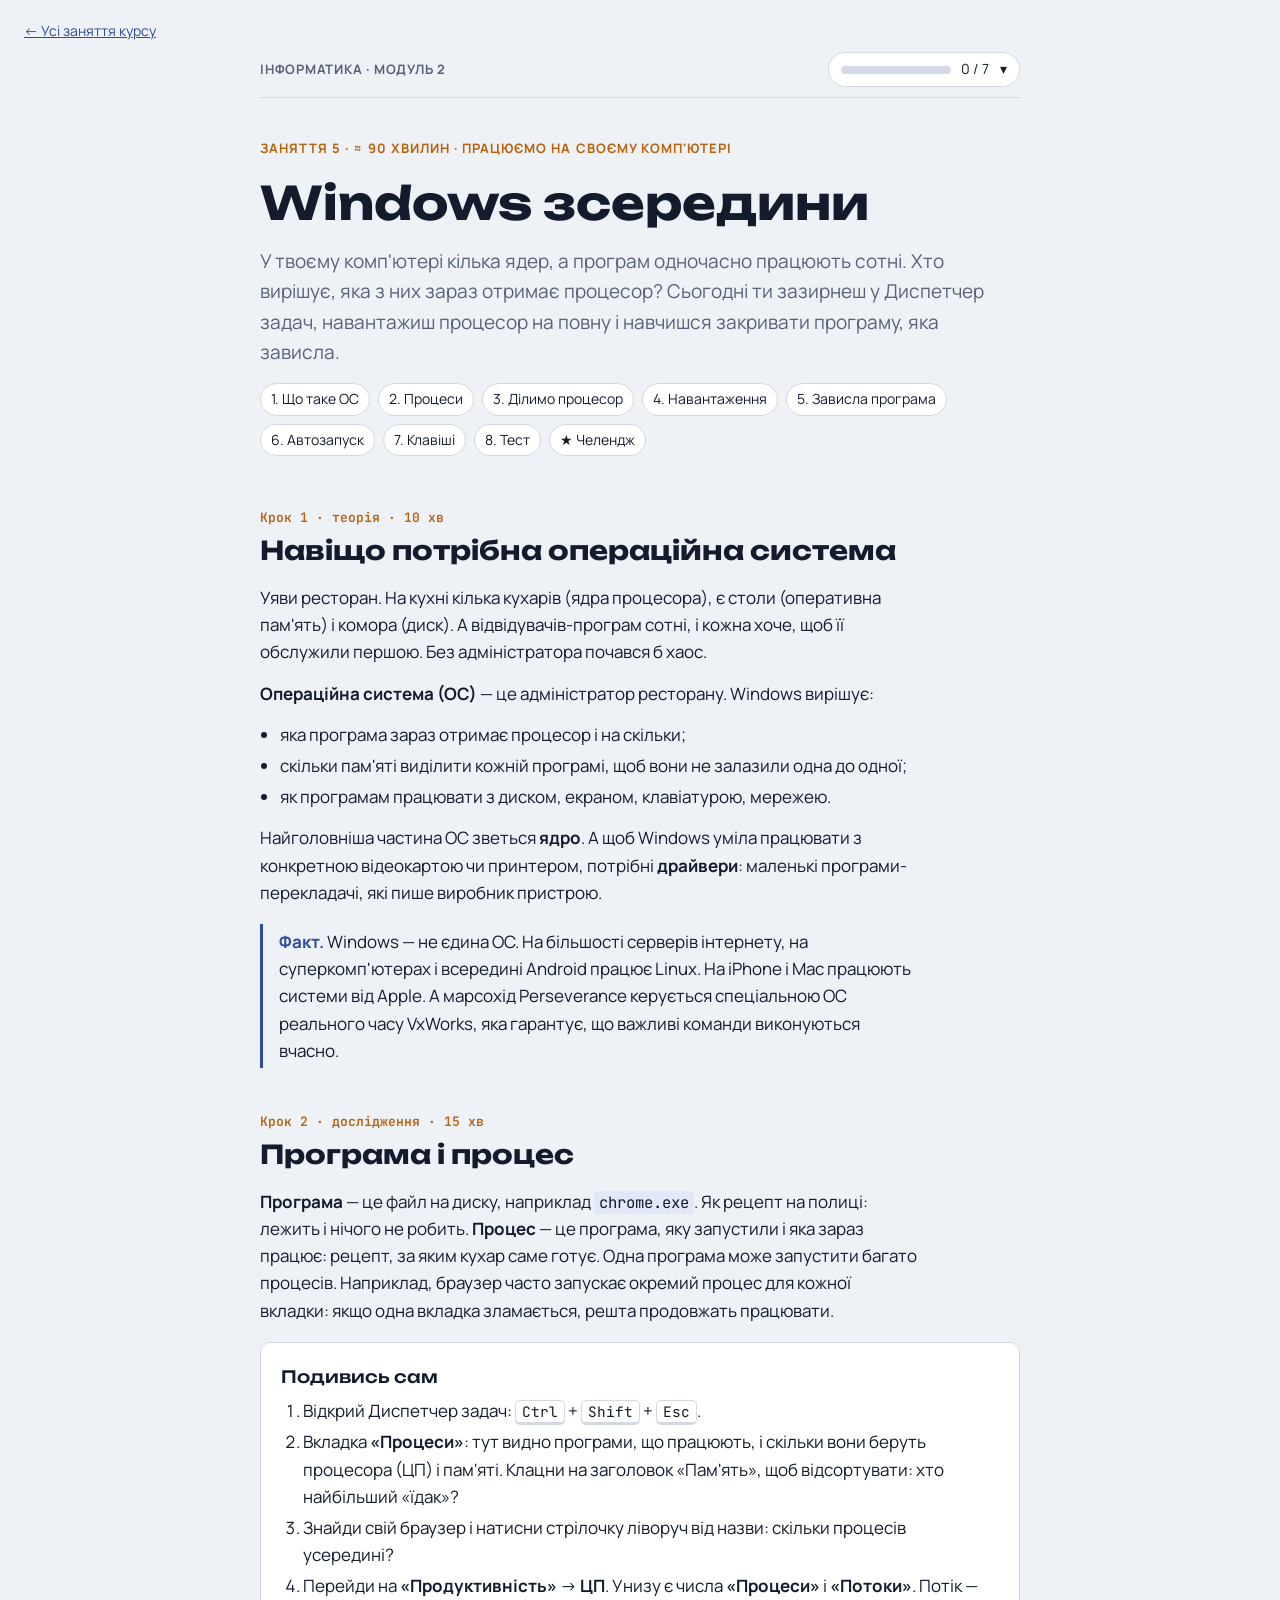
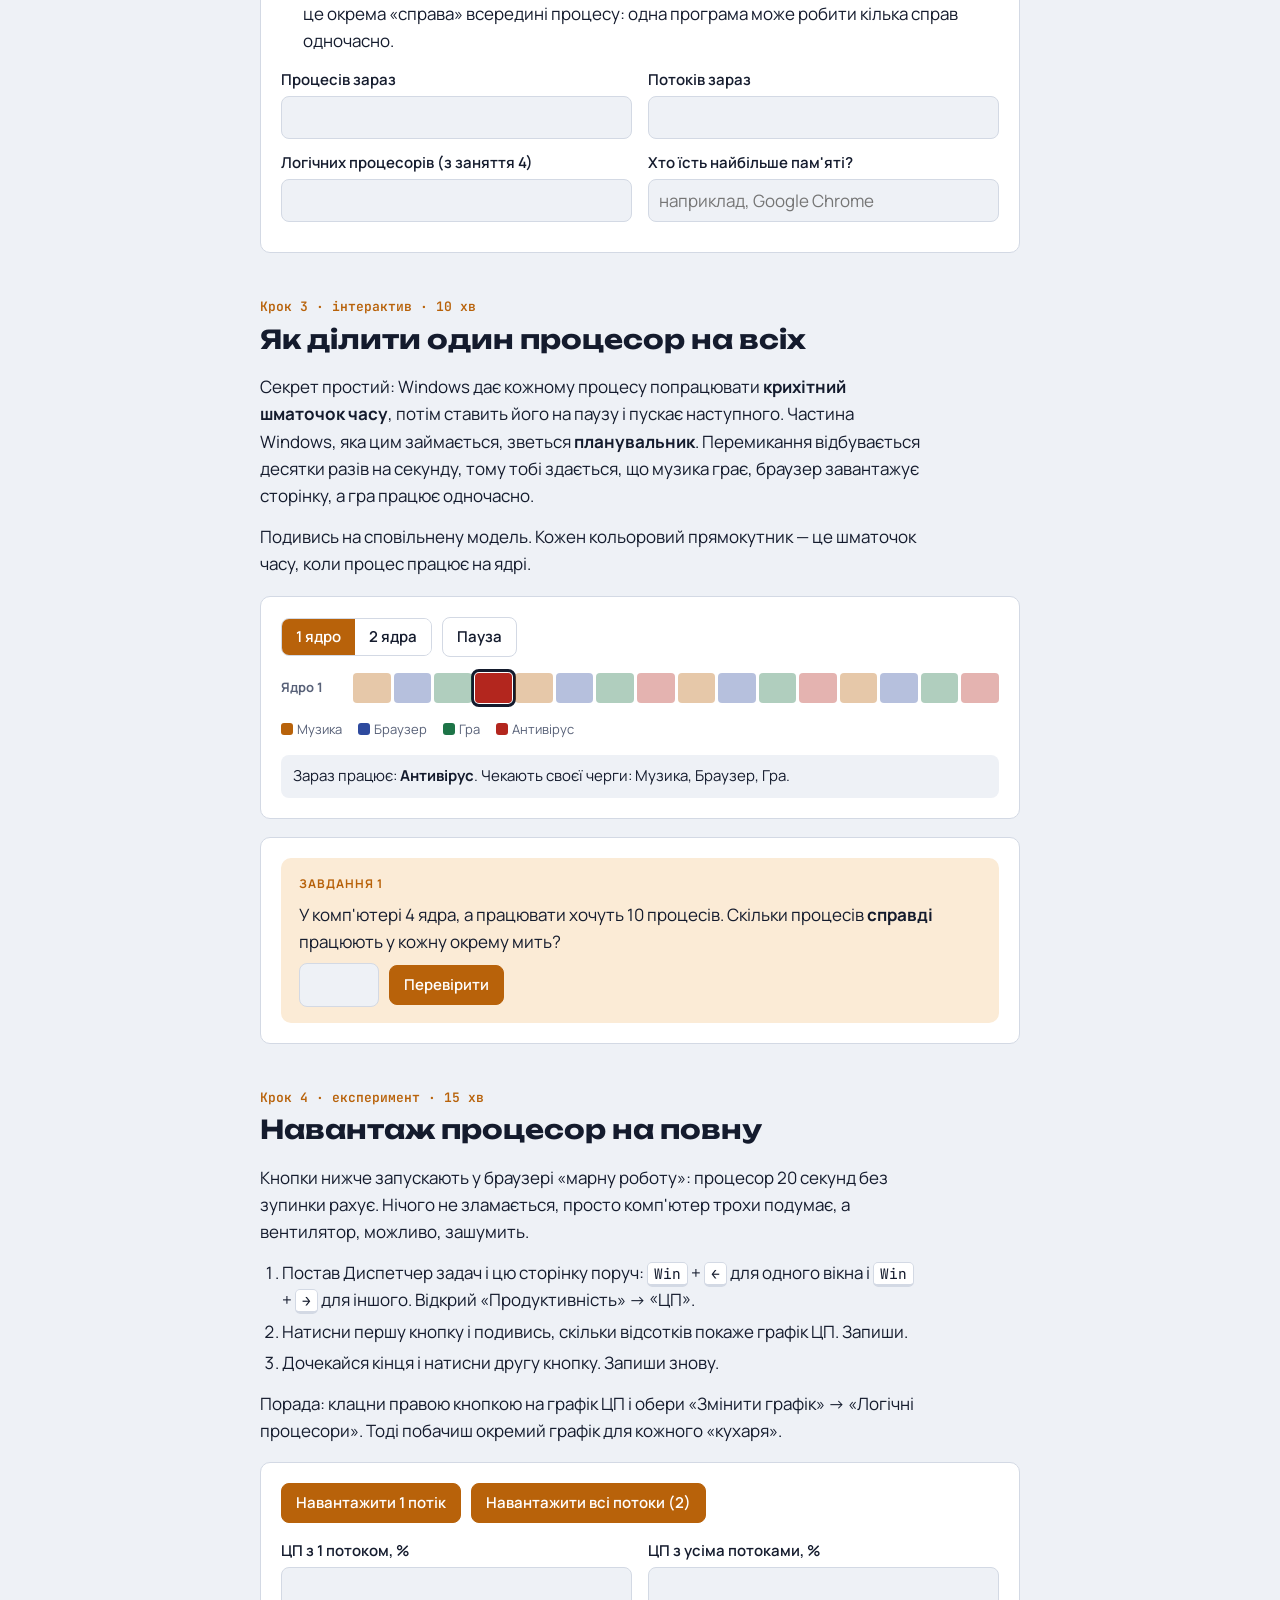
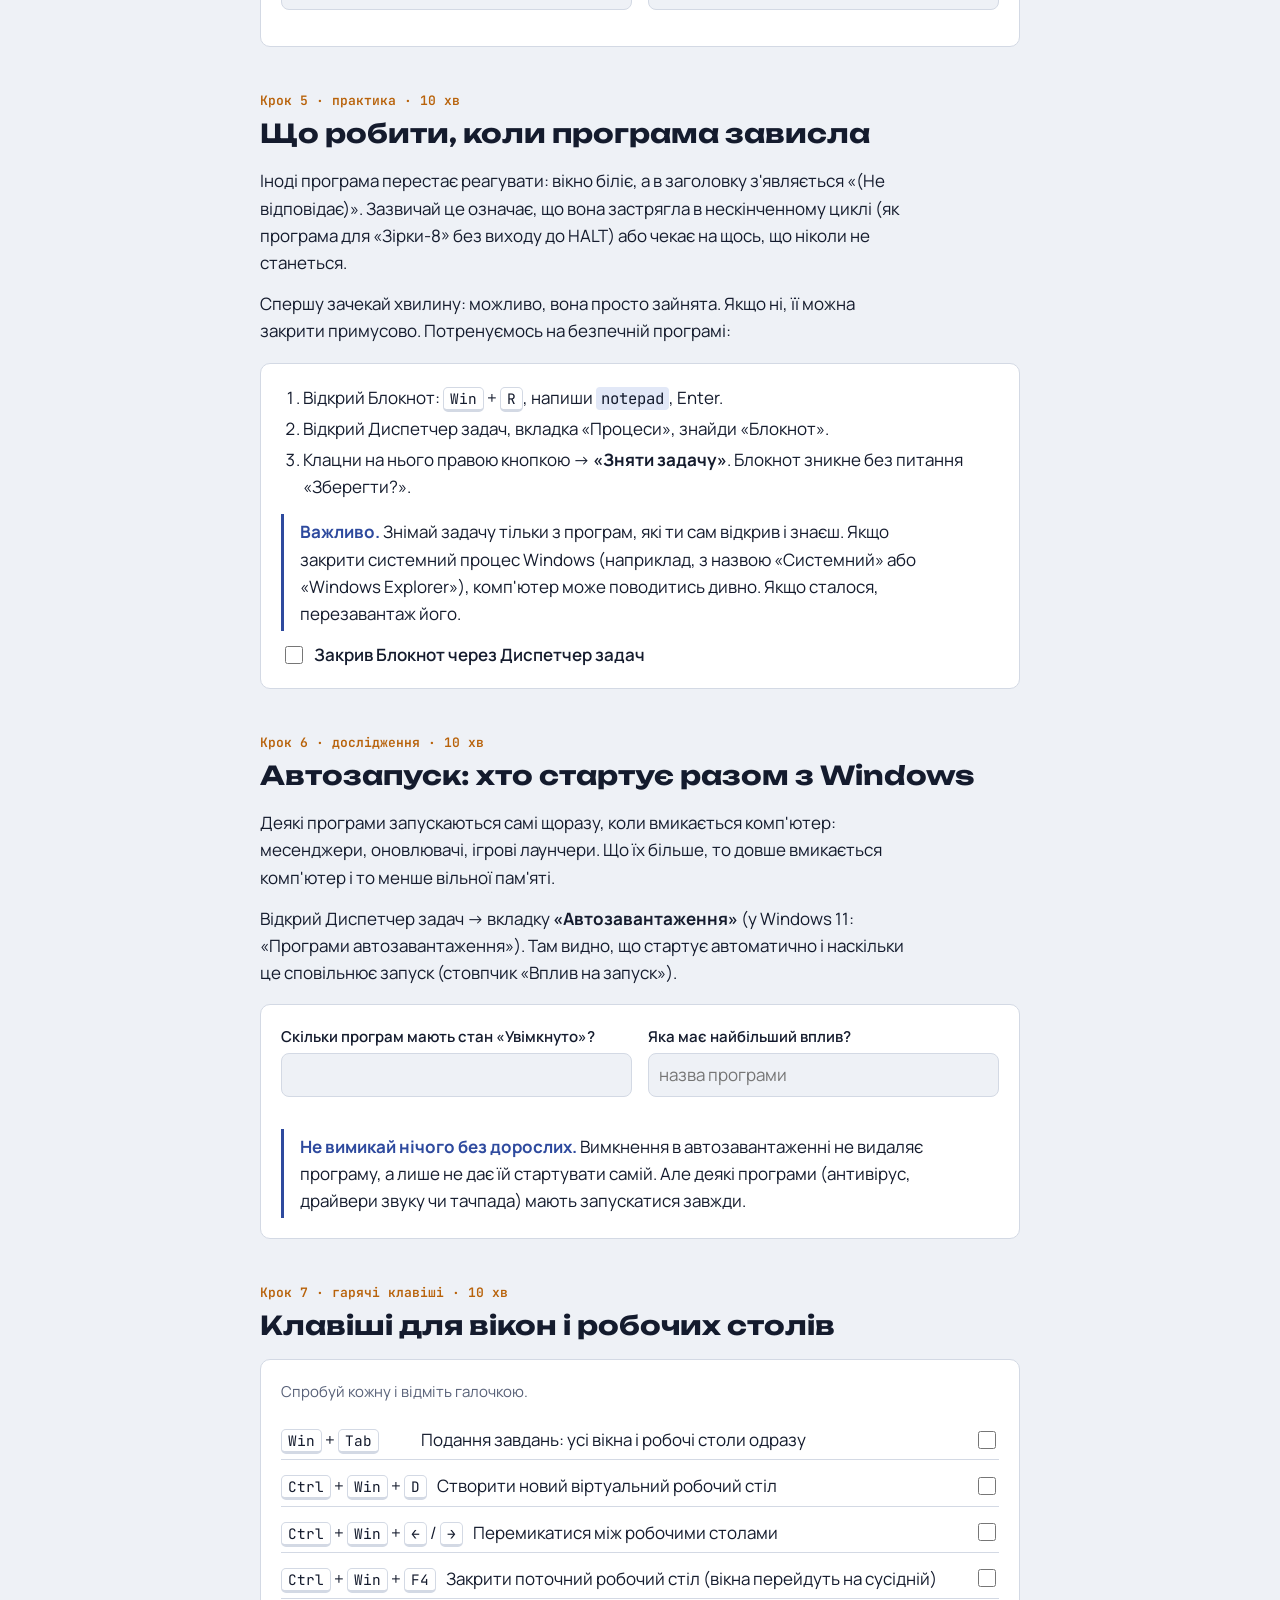
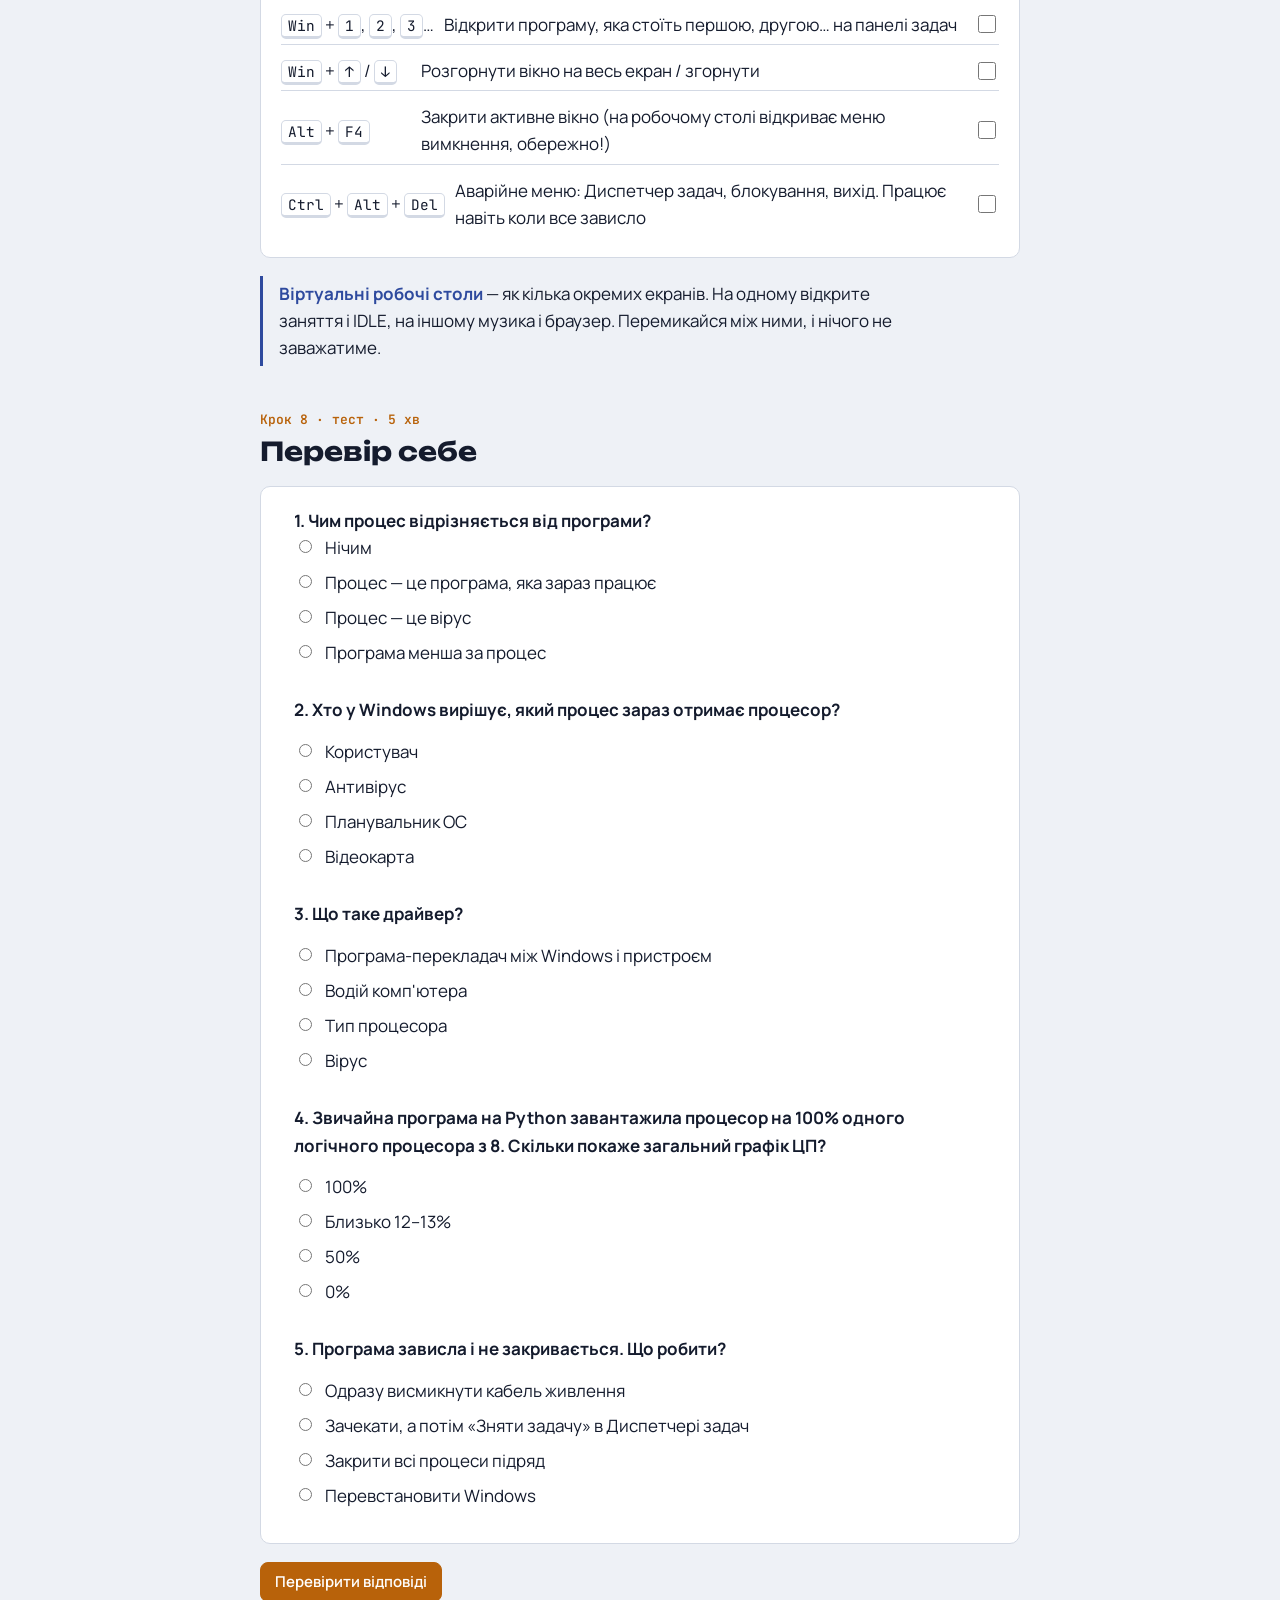
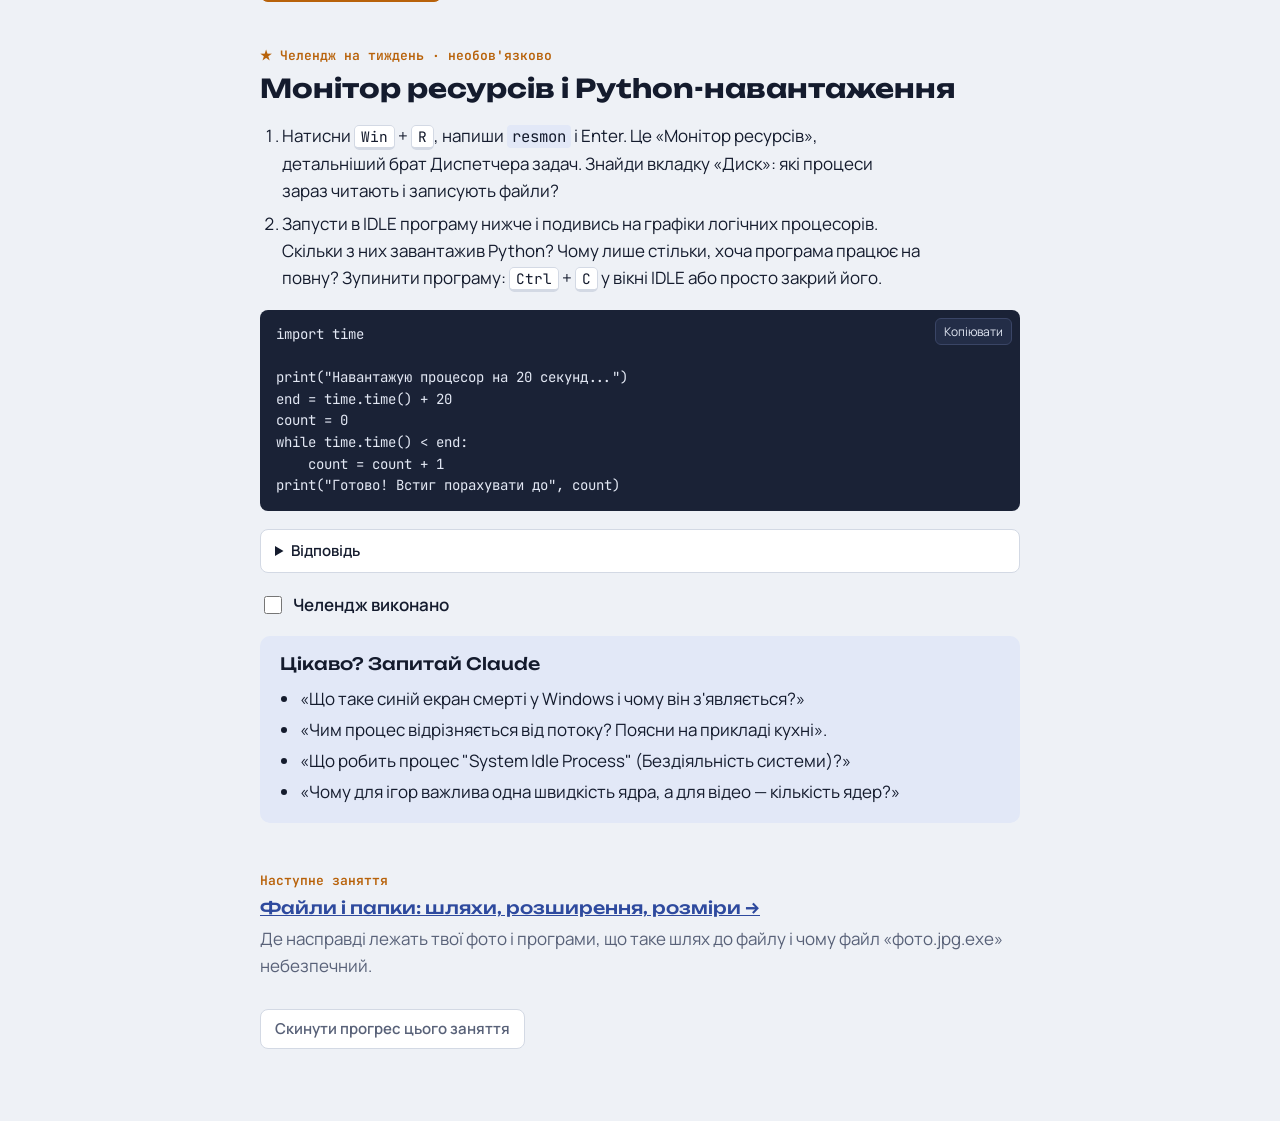
<file: lessons/05-windows-zseredyny.html>
<!doctype html>
<html lang="uk">
<head>
<meta charset="utf-8">
<meta name="viewport" content="width=device-width, initial-scale=1, viewport-fit=cover">
<title>Заняття 5. Windows зсередини</title>
<link rel="preconnect" href="https://fonts.googleapis.com">
<link rel="stylesheet" href="https://fonts.googleapis.com/css2?family=Unbounded:wght@500;700&family=Manrope:wght@400;600;700&family=JetBrains+Mono:wght@400;600&display=swap">
<link rel="stylesheet" href="../assets/lesson.css">
<style>
.sched { display: grid; gap: 8px; }
.sched-row { display: grid; grid-template-columns: 64px minmax(0, 1fr); gap: 8px; align-items: center; }
.sched-lbl { font-size: 13px; font-weight: 700; color: var(--muted); }
.sched-strip { display: grid; grid-template-columns: repeat(16, minmax(0, 1fr)); gap: 3px; }
.sched-slot { height: 30px; border-radius: 4px; opacity: .35; }
.sched-slot.now { opacity: 1; outline: 3px solid var(--ink); outline-offset: 1px; }
</style>
</head>
<body>
<p style="padding-top:12px;margin:0;font-size:14px"><a href="../index.html">← Усі заняття курсу</a></p>
<div class="wrap">
  <div class="topbar">
    <span class="course">Інформатика · Модуль 2</span>
    <button class="prog" id="progBtn" type="button" aria-expanded="false" aria-controls="todo"><span class="prog-bar"><i id="progBar"></i></span><span id="progTxt">0 / 7</span><span aria-hidden="true">▾</span></button>
  </div>
  <div class="todo" id="todo" hidden></div>

  <header class="hero">
    <span class="eyebrow">Заняття 5 · ≈ 90 хвилин · працюємо на своєму комп'ютері</span>
    <h1>Windows зсередини</h1>
    <p class="lead">У твоєму комп'ютері кілька ядер, а програм одночасно працюють сотні. Хто вирішує, яка з них зараз отримає процесор? Сьогодні ти зазирнеш у Диспетчер задач, навантажиш процесор на повну і навчишся закривати програму, яка зависла.</p>
    <nav class="plan" id="plan" aria-label="Зміст заняття">
      <a href="#s1">1. Що таке ОС</a><a href="#s2">2. Процеси</a><a href="#s3">3. Ділимо процесор</a><a href="#s4">4. Навантаження</a>
      <a href="#s5">5. Зависла програма</a><a href="#s6">6. Автозапуск</a><a href="#s7">7. Клавіші</a><a href="#s8">8. Тест</a><a href="#s9">★ Челендж</a>
    </nav>
  </header>

  <!-- 1 -->
  <section class="step" id="s1">
    <div class="step-head"><span class="step-no">Крок 1 · теорія · 10 хв</span><h2>Навіщо потрібна операційна система</h2></div>
    <div class="text">
      <p>Уяви ресторан. На кухні кілька кухарів (ядра процесора), є столи (оперативна пам'ять) і комора (диск). А відвідувачів-програм сотні, і кожна хоче, щоб її обслужили першою. Без адміністратора почався б хаос.</p>
      <p><b>Операційна система (ОС)</b> — це адміністратор ресторану. Windows вирішує:</p>
      <ul style="margin:0; padding-left:20px; display:grid; gap:4px">
        <li>яка програма зараз отримає процесор і на скільки;</li>
        <li>скільки пам'яті виділити кожній програмі, щоб вони не залазили одна до одної;</li>
        <li>як програмам працювати з диском, екраном, клавіатурою, мережею.</li>
      </ul>
      <p>Найголовніша частина ОС зветься <b>ядро</b>. А щоб Windows уміла працювати з конкретною відеокартою чи принтером, потрібні <b>драйвери</b>: маленькі програми-перекладачі, які пише виробник пристрою.</p>
    </div>
    <p class="fact"><b>Факт.</b> Windows — не єдина ОС. На більшості серверів інтернету, на суперкомп'ютерах і всередині Android працює Linux. На iPhone і Mac працюють системи від Apple. А марсохід Perseverance керується спеціальною ОС реального часу VxWorks, яка гарантує, що важливі команди виконуються вчасно.</p>
  </section>

  <!-- 2 -->
  <section class="step" id="s2">
    <div class="step-head"><span class="step-no">Крок 2 · дослідження · 15 хв</span><h2>Програма і процес</h2></div>
    <div class="text">
      <p><b>Програма</b> — це файл на диску, наприклад <code>chrome.exe</code>. Як рецепт на полиці: лежить і нічого не робить. <b>Процес</b> — це програма, яку запустили і яка зараз працює: рецепт, за яким кухар саме готує. Одна програма може запустити багато процесів. Наприклад, браузер часто запускає окремий процес для кожної вкладки: якщо одна вкладка зламається, решта продовжать працювати.</p>
    </div>
    <div class="panel howto">
      <h3>Подивись сам</h3>
      <ol style="margin:0; padding-left:22px">
        <li>Відкрий Диспетчер задач: <kbd>Ctrl</kbd> + <kbd>Shift</kbd> + <kbd>Esc</kbd>.</li>
        <li>Вкладка <b>«Процеси»</b>: тут видно програми, що працюють, і скільки вони беруть процесора (ЦП) і пам'яті. Клацни на заголовок «Пам'ять», щоб відсортувати: хто найбільший «їдак»?</li>
        <li>Знайди свій браузер і натисни стрілочку ліворуч від назви: скільки процесів усередині?</li>
        <li>Перейди на <b>«Продуктивність»</b> → <b>ЦП</b>. Унизу є числа <b>«Процеси»</b> і <b>«Потоки»</b>. Потік — це окрема «справа» всередині процесу: одна програма може робити кілька справ одночасно.</li>
      </ol>
      <div class="form-grid">
        <div class="field"><label for="n_proc">Процесів зараз</label><input id="n_proc" type="number" min="1"></div>
        <div class="field"><label for="n_thr">Потоків зараз</label><input id="n_thr" type="number" min="1"></div>
        <div class="field"><label for="n_log">Логічних процесорів (з заняття 4)</label><input id="n_log" type="number" min="1"></div>
        <div class="field"><label for="n_top">Хто їсть найбільше пам'яті?</label><input id="n_top" type="text" placeholder="наприклад, Google Chrome"></div>
      </div>
      <div class="facts" id="procFacts"></div>
    </div>
  </section>

  <!-- 3 -->
  <section class="step" id="s3">
    <div class="step-head"><span class="step-no">Крок 3 · інтерактив · 10 хв</span><h2>Як ділити один процесор на всіх</h2></div>
    <div class="text">
      <p>Секрет простий: Windows дає кожному процесу попрацювати <b>крихітний шматочок часу</b>, потім ставить його на паузу і пускає наступного. Частина Windows, яка цим займається, зветься <b>планувальник</b>. Перемикання відбувається десятки разів на секунду, тому тобі здається, що музика грає, браузер завантажує сторінку, а гра працює одночасно.</p>
      <p>Подивись на сповільнену модель. Кожен кольоровий прямокутник — це шматочок часу, коли процес працює на ядрі.</p>
    </div>
    <div class="panel">
      <div class="row"><div class="seg" role="group" aria-label="Кількість ядер"><button type="button" id="c1" aria-pressed="true">1 ядро</button><button type="button" id="c2" aria-pressed="false">2 ядра</button></div><button class="btn" type="button" id="schedPlay">Пауза</button></div>
      <div id="sched" class="sched"></div>
      <div class="legend" id="schedLegend"></div>
      <p class="phase" id="schedNow"></p>
    </div>
    <div class="panel">
      <div class="task">
        <span class="lbl">Завдання 1</span>
        <p>У комп'ютері 4 ядра, а працювати хочуть 10 процесів. Скільки процесів <b>справді</b> працюють у кожну окрему мить?</p>
        <div class="row"><input type="number" id="schedIn" min="0" aria-label="Відповідь"><button class="btn primary" type="button" id="schedCheck">Перевірити</button><span class="status" id="schedStatus"></span></div>
      </div>
    </div>
  </section>

  <!-- 4 -->
  <section class="step" id="s4">
    <div class="step-head"><span class="step-no">Крок 4 · експеримент · 15 хв</span><h2>Навантаж процесор на повну</h2></div>
    <div class="text">
      <p>Кнопки нижче запускають у браузері «марну роботу»: процесор 20 секунд без зупинки рахує. Нічого не зламається, просто комп'ютер трохи подумає, а вентилятор, можливо, зашумить.</p>
      <ol style="margin:0; padding-left:22px; display:grid; gap:4px">
        <li>Постав Диспетчер задач і цю сторінку поруч: <kbd>Win</kbd> + <kbd>←</kbd> для одного вікна і <kbd>Win</kbd> + <kbd>→</kbd> для іншого. Відкрий «Продуктивність» → «ЦП».</li>
        <li>Натисни першу кнопку і подивись, скільки відсотків покаже графік ЦП. Запиши.</li>
        <li>Дочекайся кінця і натисни другу кнопку. Запиши знову.</li>
      </ol>
      <p>Порада: клацни правою кнопкою на графік ЦП і обери «Змінити графік» → «Логічні процесори». Тоді побачиш окремий графік для кожного «кухаря».</p>
    </div>
    <div class="panel">
      <div class="row"><button class="btn primary" type="button" id="load1">Навантажити 1 потік</button><button class="btn primary" type="button" id="loadAll">Навантажити всі потоки</button><span class="status" id="loadStatus"></span></div>
      <div class="form-grid">
        <div class="field"><label for="cpu1">ЦП з 1 потоком, %</label><input id="cpu1" type="number" min="0" max="100"></div>
        <div class="field"><label for="cpuAll">ЦП з усіма потоками, %</label><input id="cpuAll" type="number" min="0" max="100"></div>
      </div>
      <p class="status" id="cpuStatus"></p>
    </div>
  </section>

  <!-- 5 -->
  <section class="step" id="s5">
    <div class="step-head"><span class="step-no">Крок 5 · практика · 10 хв</span><h2>Що робити, коли програма зависла</h2></div>
    <div class="text">
      <p>Іноді програма перестає реагувати: вікно біліє, а в заголовку з'являється «(Не відповідає)». Зазвичай це означає, що вона застрягла в нескінченному циклі (як програма для «Зірки-8» без виходу до HALT) або чекає на щось, що ніколи не станеться.</p>
      <p>Спершу зачекай хвилину: можливо, вона просто зайнята. Якщо ні, її можна закрити примусово. Потренуємось на безпечній програмі:</p>
    </div>
    <div class="panel howto">
      <ol style="margin:0; padding-left:22px">
        <li>Відкрий Блокнот: <kbd>Win</kbd> + <kbd>R</kbd>, напиши <code>notepad</code>, Enter.</li>
        <li>Відкрий Диспетчер задач, вкладка «Процеси», знайди «Блокнот».</li>
        <li>Клацни на нього правою кнопкою → <b>«Зняти задачу»</b>. Блокнот зникне без питання «Зберегти?».</li>
      </ol>
      <p class="fact"><b>Важливо.</b> Знімай задачу тільки з програм, які ти сам відкрив і знаєш. Якщо закрити системний процес Windows (наприклад, з назвою «Системний» або «Windows Explorer»), комп'ютер може поводитись дивно. Якщо сталося, перезавантаж його.</p>
      <label class="selfcheck"><input type="checkbox" data-task="kill"> Закрив Блокнот через Диспетчер задач</label>
    </div>
  </section>

  <!-- 6 -->
  <section class="step" id="s6">
    <div class="step-head"><span class="step-no">Крок 6 · дослідження · 10 хв</span><h2>Автозапуск: хто стартує разом з Windows</h2></div>
    <div class="text">
      <p>Деякі програми запускаються самі щоразу, коли вмикається комп'ютер: месенджери, оновлювачі, ігрові лаунчери. Що їх більше, то довше вмикається комп'ютер і то менше вільної пам'яті.</p>
      <p>Відкрий Диспетчер задач → вкладку <b>«Автозавантаження»</b> (у Windows 11: «Програми автозавантаження»). Там видно, що стартує автоматично і наскільки це сповільнює запуск (стовпчик «Вплив на запуск»).</p>
    </div>
    <div class="panel">
      <div class="form-grid">
        <div class="field"><label for="st_on">Скільки програм мають стан «Увімкнуто»?</label><input id="st_on" type="number" min="0"></div>
        <div class="field"><label for="st_high">Яка має найбільший вплив?</label><input id="st_high" type="text" placeholder="назва програми"></div>
      </div>
      <p class="status" id="stStatus"></p>
      <p class="fact"><b>Не вимикай нічого без дорослих.</b> Вимкнення в автозавантаженні не видаляє програму, а лише не дає їй стартувати самій. Але деякі програми (антивірус, драйвери звуку чи тачпада) мають запускатися завжди.</p>
    </div>
  </section>

  <!-- 7 -->
  <section class="step" id="s7">
    <div class="step-head"><span class="step-no">Крок 7 · гарячі клавіші · 10 хв</span><h2>Клавіші для вікон і робочих столів</h2></div>
    <div class="panel">
      <p style="color:var(--muted); font-size:15px">Спробуй кожну і відміть галочкою.</p>
      <div class="keys" id="keys5"></div>
    </div>
    <p class="fact"><b>Віртуальні робочі столи</b> — як кілька окремих екранів. На одному відкрите заняття і IDLE, на іншому музика і браузер. Перемикайся між ними, і нічого не заважатиме.</p>
  </section>

  <!-- 8 -->
  <section class="step" id="s8">
    <div class="step-head"><span class="step-no">Крок 8 · тест · 5 хв</span><h2>Перевір себе</h2></div>
    <div class="panel" id="quiz"></div>
    <div class="row"><button class="btn primary" id="quizCheck" type="button">Перевірити відповіді</button><span class="status" id="quizStatus"></span></div>
  </section>

  <!-- 9 -->
  <section class="step" id="s9">
    <div class="step-head"><span class="step-no star">★ Челендж на тиждень · необов'язково</span><h2>Монітор ресурсів і Python-навантаження</h2></div>
    <div class="text">
      <ol style="margin:0; padding-left:22px; display:grid; gap:6px">
        <li>Натисни <kbd>Win</kbd> + <kbd>R</kbd>, напиши <code>resmon</code> і Enter. Це «Монітор ресурсів», детальніший брат Диспетчера задач. Знайди вкладку «Диск»: які процеси зараз читають і записують файли?</li>
        <li>Запусти в IDLE програму нижче і подивись на графіки логічних процесорів. Скільки з них завантажив Python? Чому лише стільки, хоча програма працює на повну? Зупинити програму: <kbd>Ctrl</kbd> + <kbd>C</kbd> у вікні IDLE або просто закрий його.</li>
      </ol>
    </div>
    <div class="code-box"><pre>import time

print("Навантажую процесор на 20 секунд...")
end = time.time() + 20
count = 0
while time.time() &lt; end:
    count = count + 1
print("Готово! Встиг порахувати до", count)</pre><button class="copy" type="button">Копіювати</button></div>
    <details><summary>Відповідь</summary><div><p>Звичайна програма на Python — це один процес з одним потоком, який виконує команди по одній. Тому вона завантажує лише одного «кухаря». Щоб зайняти всі ядра, програму треба спеціально розділити на кілька потоків чи процесів. Саме так зробила кнопка «Навантажити всі потоки» на кроці 4.</p></div></details>
    <label class="selfcheck"><input type="checkbox" data-task="ch"> Челендж виконано</label>

    <div class="ask">
      <h3>Цікаво? Запитай Claude</h3>
      <ul>
        <li>«Що таке синій екран смерті у Windows і чому він з'являється?»</li>
        <li>«Чим процес відрізняється від потоку? Поясни на прикладі кухні».</li>
        <li>«Що робить процес "System Idle Process" (Бездіяльність системи)?»</li>
        <li>«Чому для ігор важлива одна швидкість ядра, а для відео — кількість ядер?»</li>
      </ul>
    </div>
  </section>

  <footer>
    <span class="step-no">Наступне заняття</span>
    <h3><a href="06-faily-i-papky.html">Файли і папки: шляхи, розширення, розміри →</a></h3>
    <p>Де насправді лежать твої фото і програми, що таке шлях до файлу і чому файл «фото.jpg.exe» небезпечний.</p>
    <div class="row" style="margin-top:24px"><button class="btn" id="resetBtn" type="button">Скинути прогрес цього заняття</button></div>
  </footer>
</div>

<script src="../assets/lesson.js"></script>
<script>
(() => {
  const L = Lesson({
    key: "inf-l5",
    tasks: ["procs", "sched", "load", "kill", "startup", "keys", "quiz"],
    labels: { procs: ["s2", "Дослідження: процеси і потоки"], sched: ["s3", "Завдання 1: скільки процесів працює одночасно"],
      load: ["s4", "Експеримент: навантажити процесор"], kill: ["s5", "Закрити Блокнот через Диспетчер задач"],
      startup: ["s6", "Дослідження: автозавантаження"], keys: ["s7", "Гарячі клавіші: спробувати всі"],
      quiz: ["s8", "Тест: щонайменше 4 з 5"], ch: ["s9", "★ Челендж (необов'язково)"] },
  });
  const { $, num, fmt, esc, mark, setStatus } = L;

  /* 2: processes */
  L.fields(["n_proc", "n_thr", "n_log", "n_top"], v => {
    const p = num(v.n_proc), t = num(v.n_thr), c = num(v.n_log), F = [];
    if (p) F.push(`Зараз у тебе працює <b>${fmt(p)} процесів</b>. І це навіть без відкритих тобою програм більшість з них були б на місці: Windows сама запускає десятки службових процесів.`);
    if (p && t) F.push(`Потоків <b>${fmt(t)}</b>, тобто в середньому по <b>${(t / p).toLocaleString("uk-UA", { maximumFractionDigits: 1 })}</b> «справи» на кожен процес.`);
    if (p && c) F.push(`А логічних процесорів лише <b>${c}</b>. Тобто на кожного «кухаря» припадає близько <b>${fmt(t ? t / c : p / c)}</b> ${t ? "потоків" : "процесів"}, які чекають своєї черги. Як вони всі встигають, дивись у наступному кроці.`);
    if (v.n_top) F.push(`Найбільший «їдак» пам'яті: <b>${esc(v.n_top)}</b>.`);
    $("procFacts").innerHTML = F.map(f => `<div class="fx">${f}</div>`).join("");
    mark("procs", !!(p && t && c));
  });

  /* 3: scheduler model */
  const PR = [["Музика", "--accent"], ["Браузер", "--sky"], ["Гра", "--ok"], ["Антивірус", "--bad"]];
  let cores = 1, tick = 0, playing = !matchMedia("(prefers-reduced-motion: reduce)").matches, timer;
  const SLOTS = 16;
  const who = (core, slot) => (slot * cores + core) % PR.length;
  function drawSched() {
    let h = "";
    for (let c = 0; c < cores; c++) {
      h += `<div class="sched-row"><span class="sched-lbl">Ядро ${c + 1}</span><div class="sched-strip">`;
      for (let s = 0; s < SLOTS; s++) { const p = who(c, s); h += `<span class="sched-slot ${s === tick % SLOTS ? "now" : ""}" style="background:var(${PR[p][1]})" title="${PR[p][0]}"></span>`; }
      h += "</div></div>";
    }
    $("sched").innerHTML = h;
    const now = [...Array(cores)].map((_, c) => PR[who(c, tick % SLOTS)][0]);
    const waiting = PR.map(p => p[0]).filter(n => !now.includes(n));
    $("schedNow").innerHTML = `Зараз працює: <b>${now.join(" і ")}</b>. Чекають своєї черги: ${waiting.join(", ")}.`;
  }
  $("schedLegend").innerHTML = PR.map(([n, c]) => `<span><i style="background:var(${c})"></i>${n}</span>`).join("");
  function setCores(n) { cores = n; $("c1").setAttribute("aria-pressed", String(n === 1)); $("c2").setAttribute("aria-pressed", String(n === 2)); drawSched(); }
  $("c1").addEventListener("click", () => setCores(1)); $("c2").addEventListener("click", () => setCores(2));
  function play(on) { playing = on; clearInterval(timer); if (on) timer = setInterval(() => { tick++; drawSched(); }, 700); $("schedPlay").textContent = on ? "Пауза" : "Відтворити"; }
  $("schedPlay").addEventListener("click", () => play(!playing));
  drawSched(); play(playing);
  L.inputTask({ input: "schedIn", btn: "schedCheck", status: "schedStatus", task: "sched",
    check: v => +v === 4 ? [true, "Так! 4 ядра — 4 процеси в кожну мить. Решта 6 чекають, а планувальник швидко їх чергує."] : [false, +v === 10 ? "Здається, що всі 10, але насправді ні. Скільки «кухарів»?" : "Ні. Подивись на модель з 2 ядрами: скільки процесів працює в одну мить?"] });

  /* 4: CPU load with web workers */
  const N = navigator.hardwareConcurrency || 4;
  $("loadAll").textContent = `Навантажити всі потоки (${N})`;
  let workers = [], loadTimer = null;
  const src = "onmessage = e => { const end = Date.now() + e.data; let x = 0; while (Date.now() < end) { x += Math.sqrt(x + 1); } postMessage(x); };";
  const url = URL.createObjectURL(new Blob([src], { type: "text/javascript" }));
  function runLoad(n) {
    if (workers.length) return;
    try { for (let i = 0; i < n; i++) { const w = new Worker(url); w.postMessage(20000); workers.push(w); } }
    catch (e) { setStatus($("loadStatus"), false, "Браузер не дозволив запустити навантаження. Спробуй інший браузер."); return; }
    let left = 20;
    setStatus($("loadStatus"), null, `Працюю: ${n} ${n === 1 ? "потік" : "потоків"}, залишилось ${left} с`);
    loadTimer = setInterval(() => {
      left--;
      if (left <= 0) { clearInterval(loadTimer); workers.forEach(w => w.terminate()); workers = []; setStatus($("loadStatus"), true, "Готово! Подивись, як графік ЦП падає назад."); }
      else setStatus($("loadStatus"), null, `Працюю: ${n} ${n === 1 ? "потік" : "потоків"}, залишилось ${left} с`);
    }, 1000);
  }
  $("load1").addEventListener("click", () => runLoad(1));
  $("loadAll").addEventListener("click", () => runLoad(N));
  L.fields(["cpu1", "cpuAll"], v => {
    const a = num(v.cpu1), b = num(v.cpuAll);
    if (a != null && b != null && a > 0 && b > 0) {
      setStatus($("cpuStatus"), true, `Один потік зайняв близько ${Math.round(a)}%, тобто приблизно 1/${Math.max(1, Math.round(100 / a))} процесора: одного «кухаря» з ${N}. Усі потоки дали ${Math.round(b)}%. Ось чому кілька ядер допомагають, тільки коли програма вміє ділити роботу.`);
      mark("load");
    } else { $("cpuStatus").textContent = ""; mark("load", false); }
  });

  /* 6: startup */
  L.fields(["st_on", "st_high"], v => {
    const n = num(v.st_on);
    if (n != null && v.st_high) { setStatus($("stStatus"), true, n > 10 ? `${n} програм в автозапуску — чимало. Можна разом із дорослими подивитися, що з цього справді потрібно.` : `${n} — небагато, комп'ютер не перевантажений автозапуском.`); mark("startup"); }
    else { $("stStatus").textContent = ""; mark("startup", false); }
  });

  /* 7: keys */
  L.checklist({ el: "keys5", task: "keys", items: [
    ["k_tab", "<kbd>Win</kbd> + <kbd>Tab</kbd>", "Подання завдань: усі вікна і робочі столи одразу"],
    ["k_newd", "<kbd>Ctrl</kbd> + <kbd>Win</kbd> + <kbd>D</kbd>", "Створити новий віртуальний робочий стіл"],
    ["k_swd", "<kbd>Ctrl</kbd> + <kbd>Win</kbd> + <kbd>←</kbd> / <kbd>→</kbd>", "Перемикатися між робочими столами"],
    ["k_cld", "<kbd>Ctrl</kbd> + <kbd>Win</kbd> + <kbd>F4</kbd>", "Закрити поточний робочий стіл (вікна перейдуть на сусідній)"],
    ["k_num", "<kbd>Win</kbd> + <kbd>1</kbd>, <kbd>2</kbd>, <kbd>3</kbd>…", "Відкрити програму, яка стоїть першою, другою… на панелі задач"],
    ["k_up", "<kbd>Win</kbd> + <kbd>↑</kbd> / <kbd>↓</kbd>", "Розгорнути вікно на весь екран / згорнути"],
    ["k_af4", "<kbd>Alt</kbd> + <kbd>F4</kbd>", "Закрити активне вікно (на робочому столі відкриває меню вимкнення, обережно!)"],
    ["k_cad", "<kbd>Ctrl</kbd> + <kbd>Alt</kbd> + <kbd>Del</kbd>", "Аварійне меню: Диспетчер задач, блокування, вихід. Працює навіть коли все зависло"],
  ] });

  /* 8: quiz */
  L.quiz([
    { q: "Чим процес відрізняється від програми?", a: ["Нічим", "Процес — це програма, яка зараз працює", "Процес — це вірус", "Програма менша за процес"], c: 1, e: "Програма — файл на диску (рецепт), процес — її запущена копія (кухар готує)." },
    { q: "Хто у Windows вирішує, який процес зараз отримає процесор?", a: ["Користувач", "Антивірус", "Планувальник ОС", "Відеокарта"], c: 2, e: "Планувальник дає кожному процесу короткі шматочки часу по черзі." },
    { q: "Що таке драйвер?", a: ["Програма-перекладач між Windows і пристроєм", "Водій комп'ютера", "Тип процесора", "Вірус"], c: 0, e: "Драйвер пише виробник пристрою, щоб Windows знала, як із ним працювати." },
    { q: "Звичайна програма на Python завантажила процесор на 100% одного логічного процесора з 8. Скільки покаже загальний графік ЦП?", a: ["100%", "Близько 12–13%", "50%", "0%"], c: 1, e: "Один «кухар» з восьми: 100% / 8 ≈ 12,5%." },
    { q: "Програма зависла і не закривається. Що робити?", a: ["Одразу висмикнути кабель живлення", "Зачекати, а потім «Зняти задачу» в Диспетчері задач", "Закрити всі процеси підряд", "Перевстановити Windows"], c: 1, e: "Диспетчер задач закриває тільки цю програму. Кабель і закриття всього підряд можуть зашкодити." },
  ]);
  L.ready();
})();
</script>
</body>
</html>
</file>
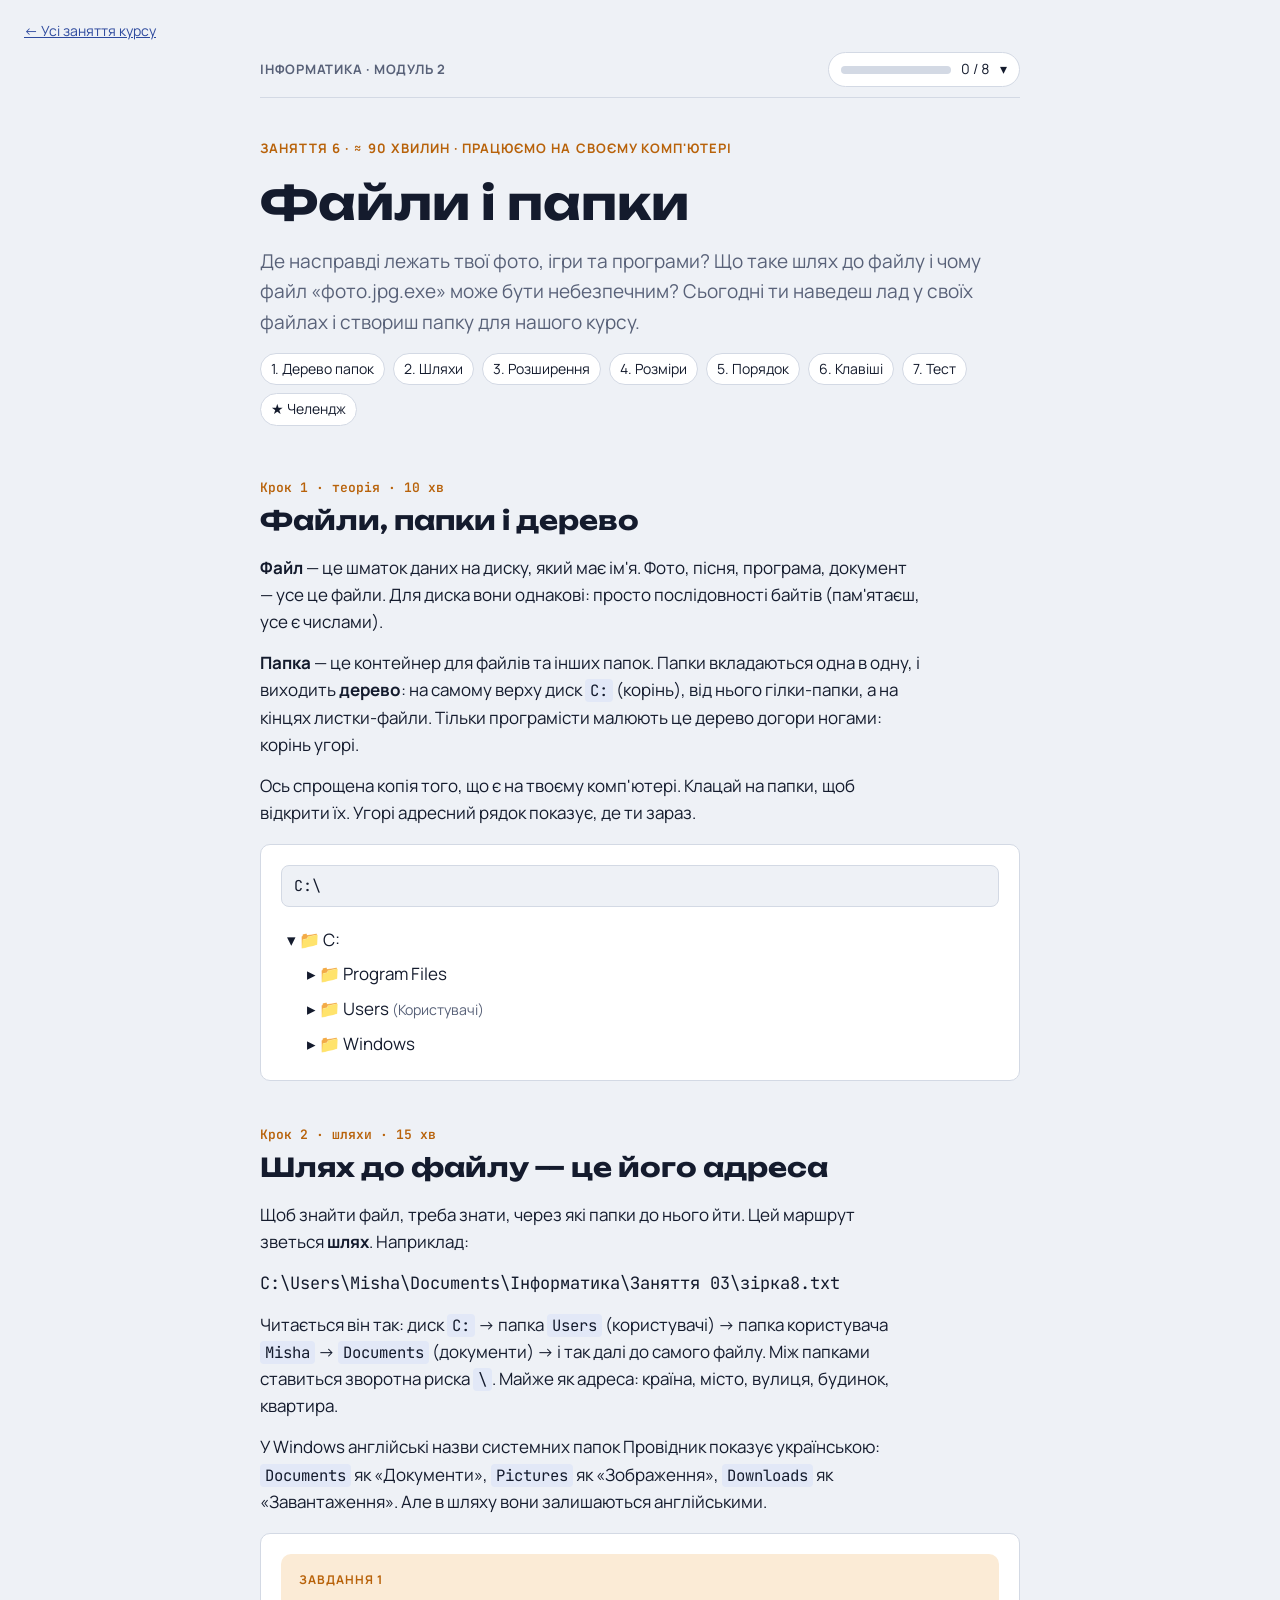
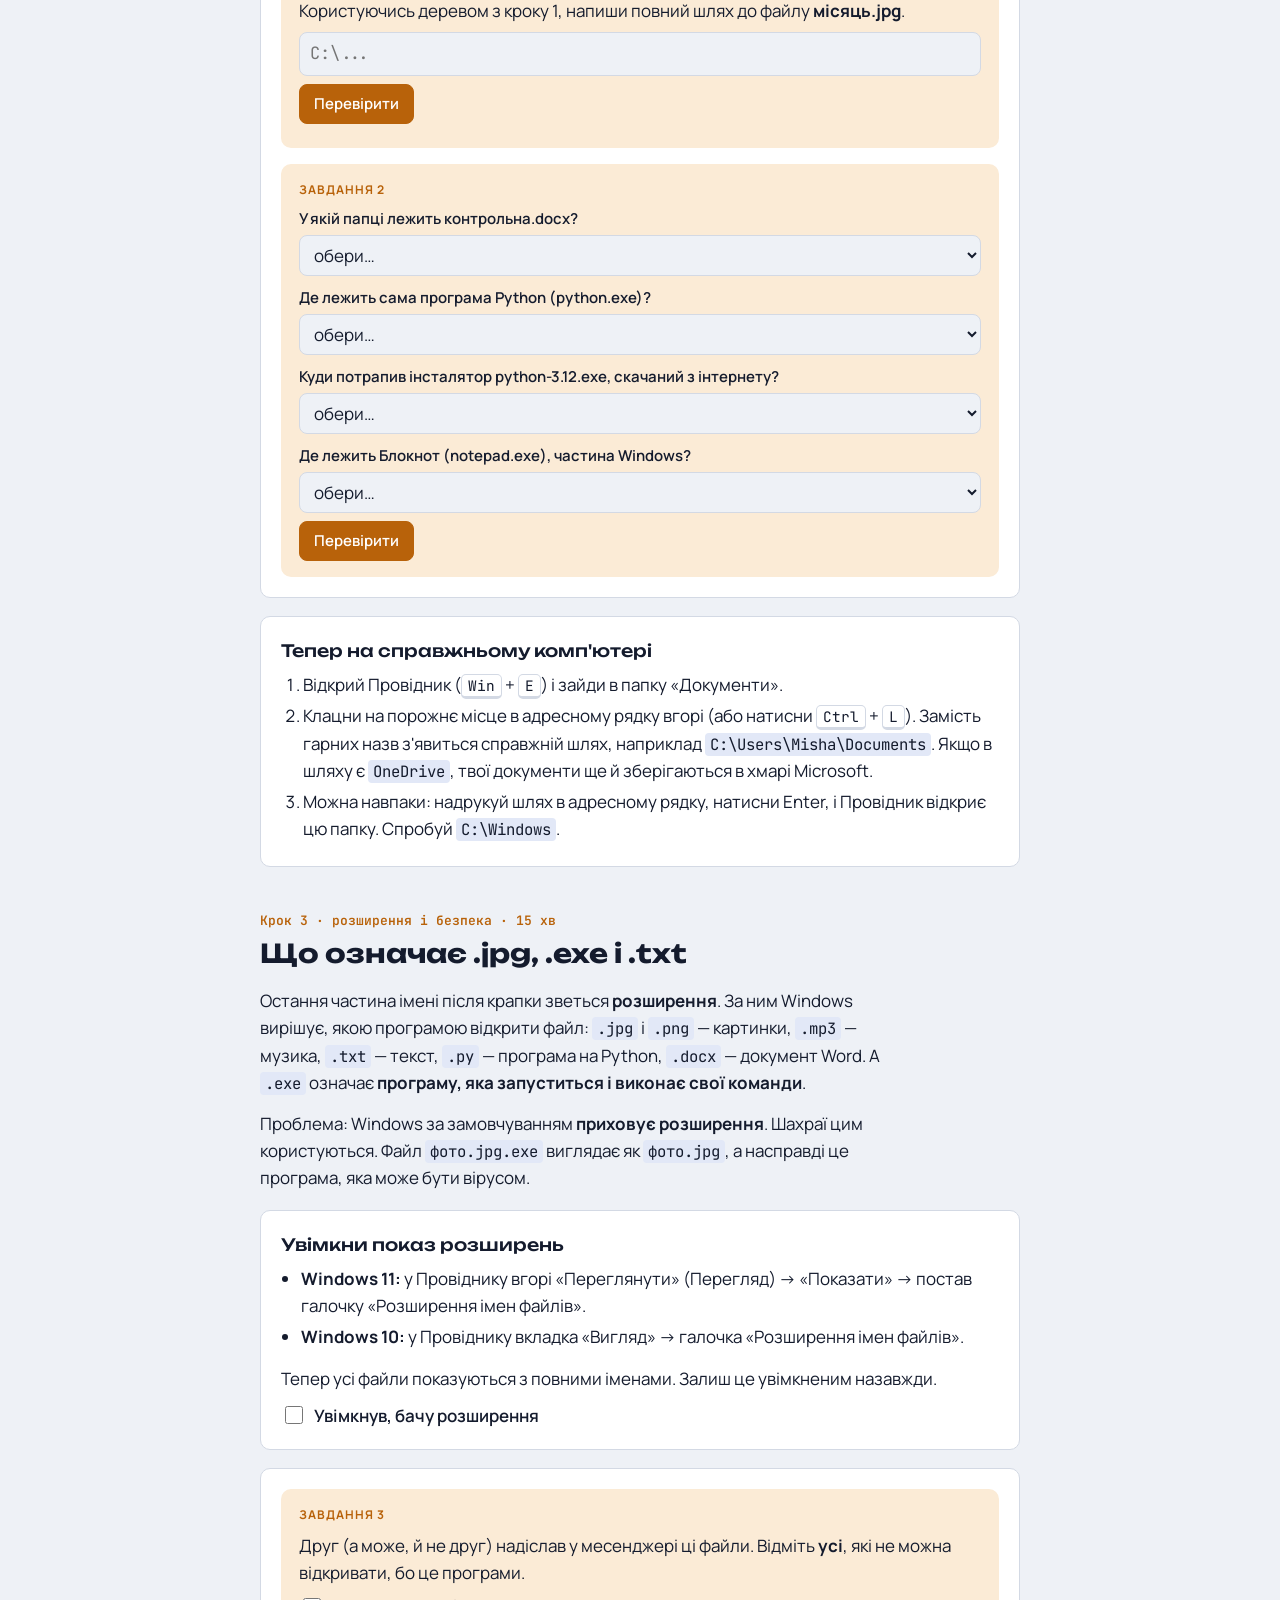
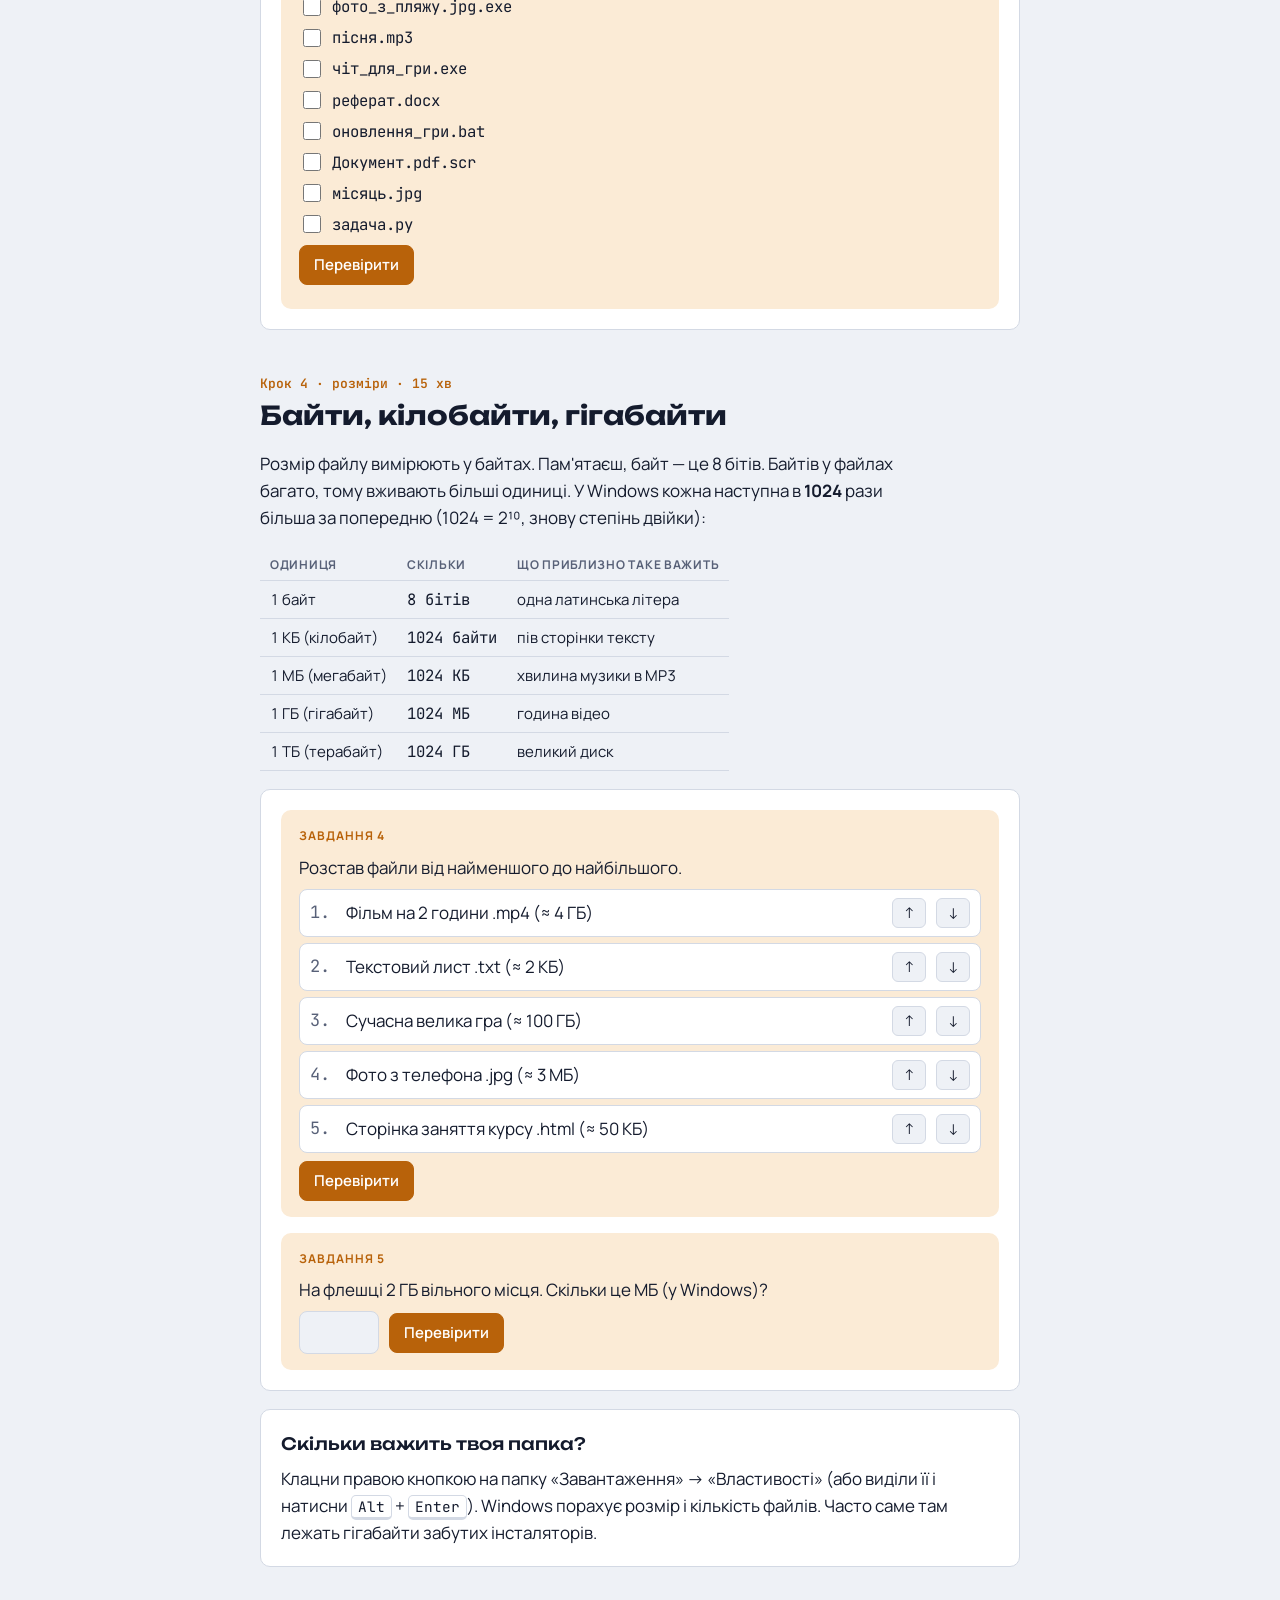
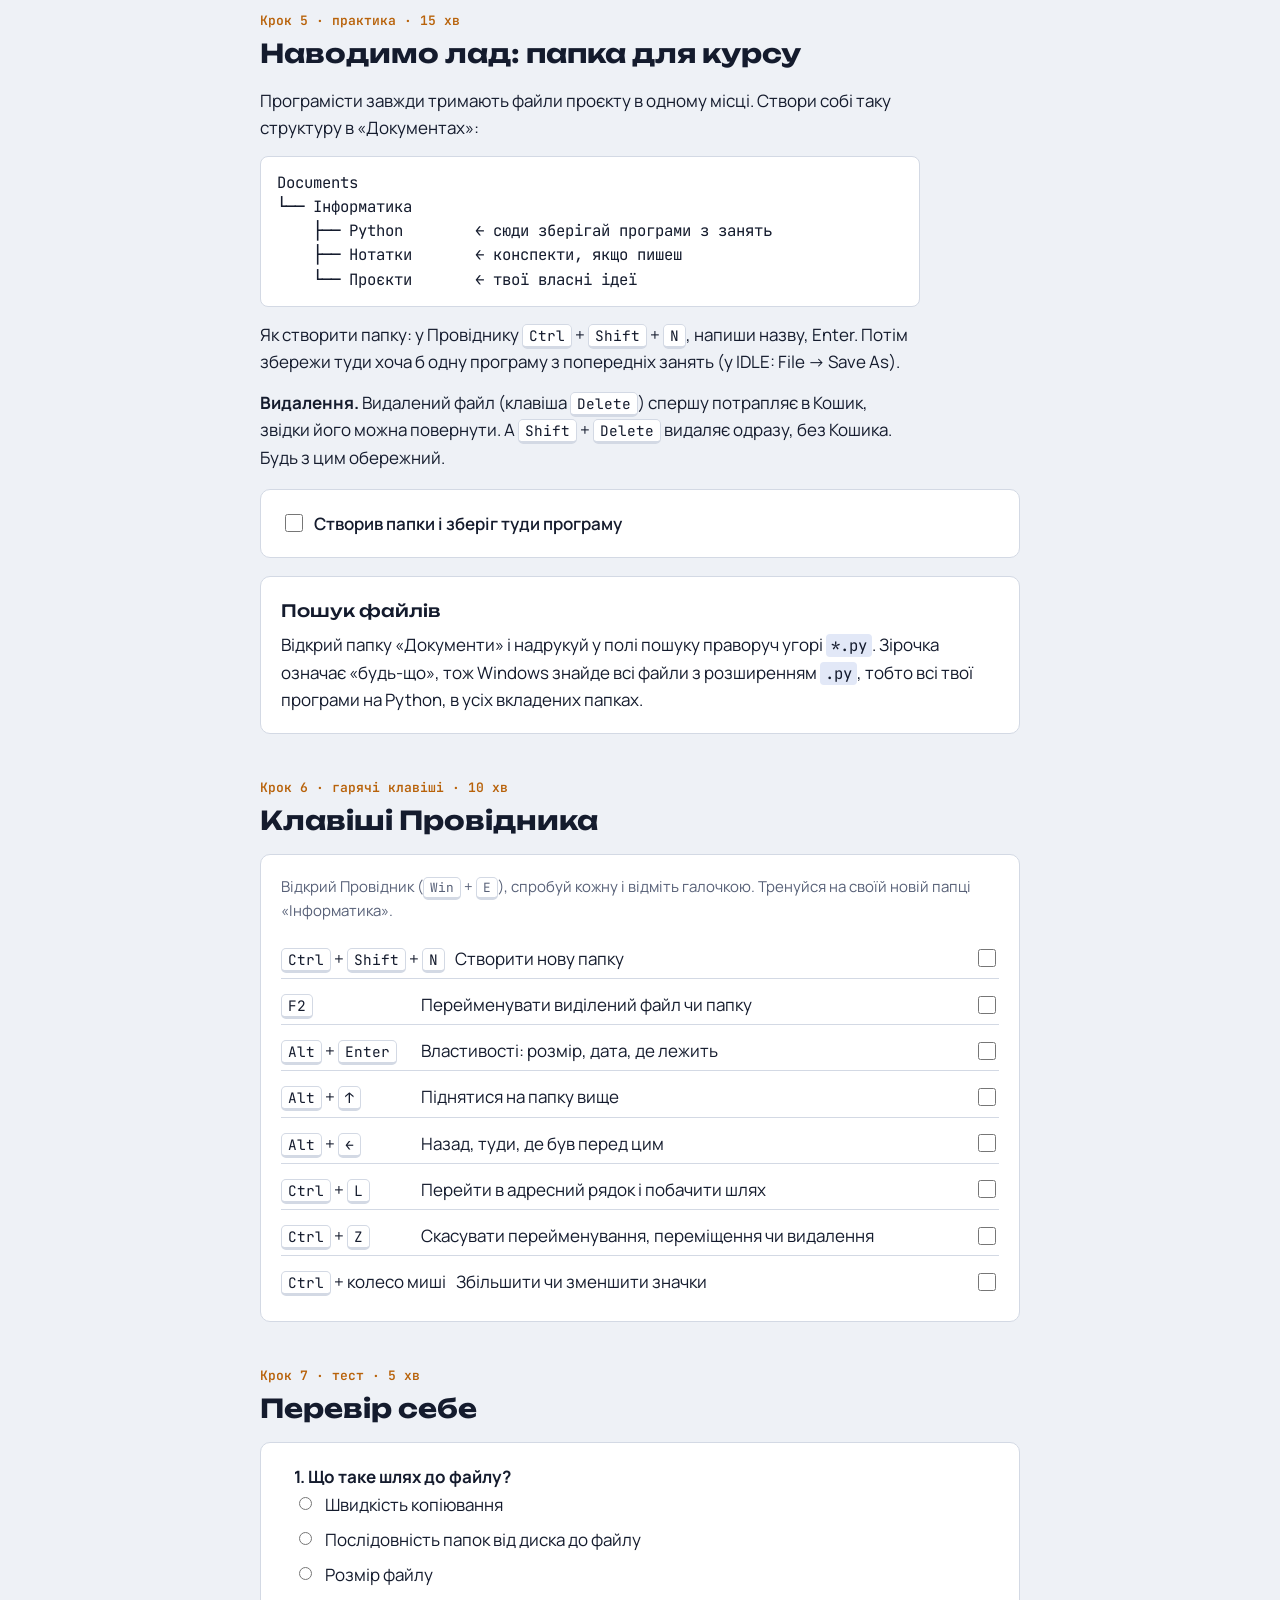
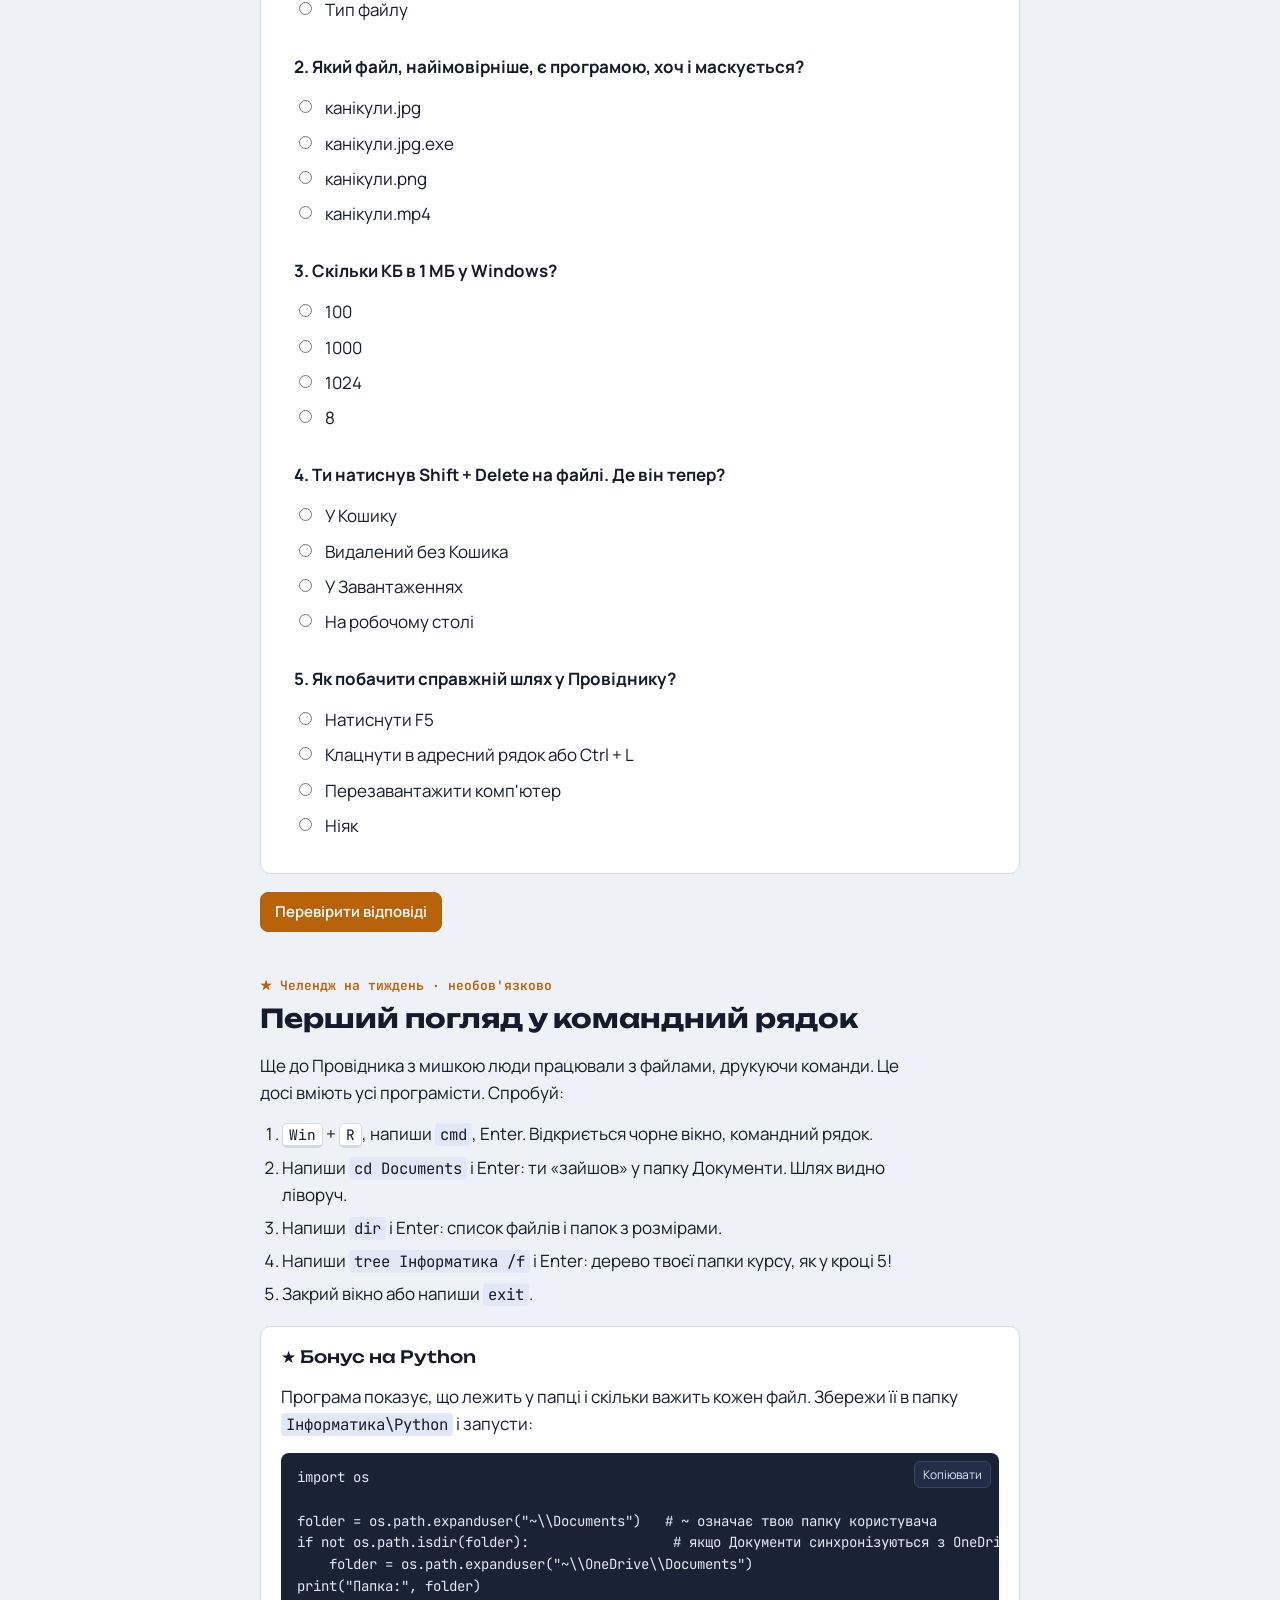
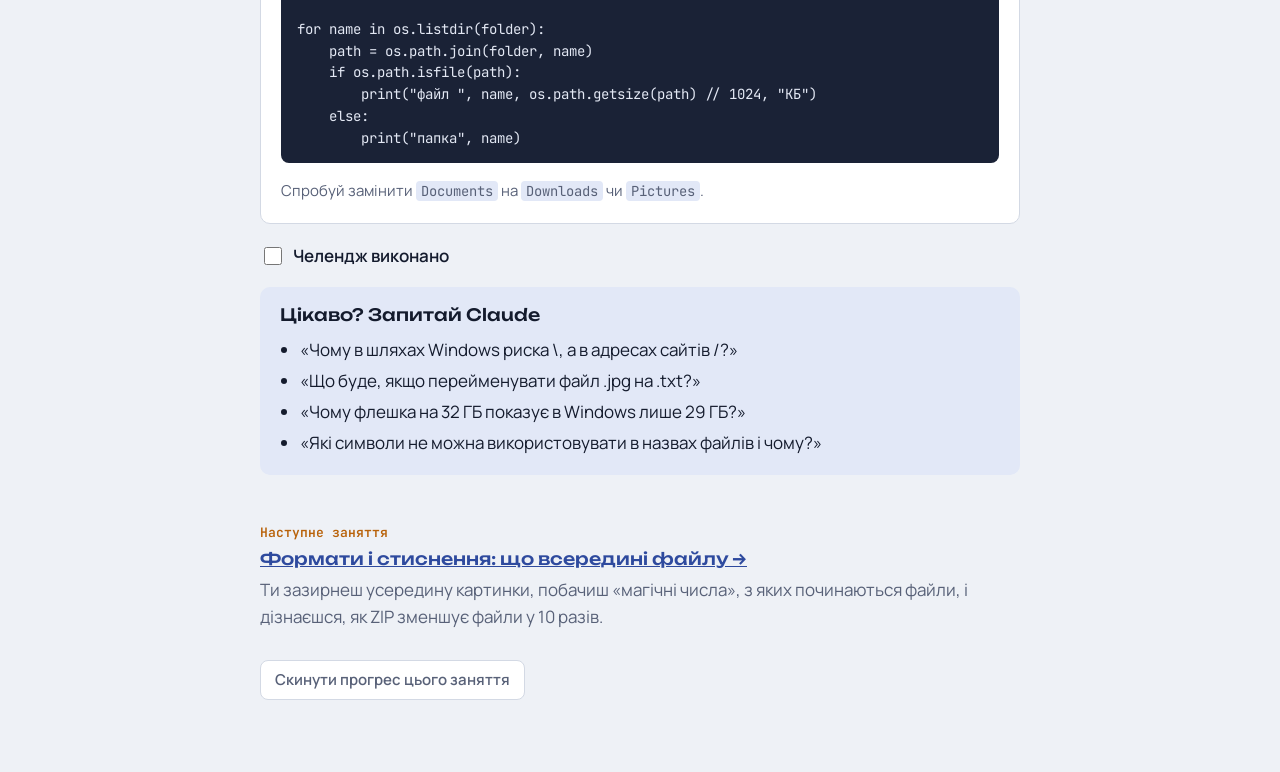
<file: lessons/06-faily-i-papky.html>
<!doctype html>
<html lang="uk">
<head>
<meta charset="utf-8">
<meta name="viewport" content="width=device-width, initial-scale=1, viewport-fit=cover">
<title>Заняття 6. Файли і папки</title>
<link rel="preconnect" href="https://fonts.googleapis.com">
<link rel="stylesheet" href="https://fonts.googleapis.com/css2?family=Unbounded:wght@500;700&family=Manrope:wght@400;600;700&family=JetBrains+Mono:wght@400;600&display=swap">
<link rel="stylesheet" href="../assets/lesson.css">
<style>
.addr { font-family: var(--f-mono); font-size: 15px; border: 1px solid var(--line); border-radius: 8px; padding: 8px 12px; background: var(--bg); overflow-wrap: anywhere; }
.tree ul { list-style: none; margin: 0; padding-left: 20px; display: grid; gap: 2px; }
.tree > ul { padding-left: 0; }
.tree .folder { border: 0; background: none; cursor: pointer; font: inherit; color: var(--ink); padding: 3px 6px; border-radius: 6px; text-align: left; }
.tree .folder:hover { background: var(--sky-soft); }
.tree .folder small { color: var(--muted); }
.tree .file { display: inline-block; padding: 3px 6px; font-family: var(--f-mono); font-size: 14px; }
</style>
</head>
<body>
<p style="padding-top:12px;margin:0;font-size:14px"><a href="../index.html">← Усі заняття курсу</a></p>
<div class="wrap">
  <div class="topbar">
    <span class="course">Інформатика · Модуль 2</span>
    <button class="prog" id="progBtn" type="button" aria-expanded="false" aria-controls="todo"><span class="prog-bar"><i id="progBar"></i></span><span id="progTxt">0 / 8</span><span aria-hidden="true">▾</span></button>
  </div>
  <div class="todo" id="todo" hidden></div>

  <header class="hero">
    <span class="eyebrow">Заняття 6 · ≈ 90 хвилин · працюємо на своєму комп'ютері</span>
    <h1>Файли і папки</h1>
    <p class="lead">Де насправді лежать твої фото, ігри та програми? Що таке шлях до файлу і чому файл «фото.jpg.exe» може бути небезпечним? Сьогодні ти наведеш лад у своїх файлах і створиш папку для нашого курсу.</p>
    <nav class="plan" id="plan" aria-label="Зміст заняття">
      <a href="#s1">1. Дерево папок</a><a href="#s2">2. Шляхи</a><a href="#s3">3. Розширення</a><a href="#s4">4. Розміри</a>
      <a href="#s5">5. Порядок</a><a href="#s6">6. Клавіші</a><a href="#s7">7. Тест</a><a href="#s8">★ Челендж</a>
    </nav>
  </header>

  <!-- 1 -->
  <section class="step" id="s1">
    <div class="step-head"><span class="step-no">Крок 1 · теорія · 10 хв</span><h2>Файли, папки і дерево</h2></div>
    <div class="text">
      <p><b>Файл</b> — це шматок даних на диску, який має ім'я. Фото, пісня, програма, документ — усе це файли. Для диска вони однакові: просто послідовності байтів (пам'ятаєш, усе є числами).</p>
      <p><b>Папка</b> — це контейнер для файлів та інших папок. Папки вкладаються одна в одну, і виходить <b>дерево</b>: на самому верху диск <code>C:</code> (корінь), від нього гілки-папки, а на кінцях листки-файли. Тільки програмісти малюють це дерево догори ногами: корінь угорі.</p>
      <p>Ось спрощена копія того, що є на твоєму комп'ютері. Клацай на папки, щоб відкрити їх. Угорі адресний рядок показує, де ти зараз.</p>
    </div>
    <div class="panel">
      <div class="addr" id="addr">C:\</div>
      <div class="tree" id="tree"></div>
    </div>
  </section>

  <!-- 2 -->
  <section class="step" id="s2">
    <div class="step-head"><span class="step-no">Крок 2 · шляхи · 15 хв</span><h2>Шлях до файлу — це його адреса</h2></div>
    <div class="text">
      <p>Щоб знайти файл, треба знати, через які папки до нього йти. Цей маршрут зветься <b>шлях</b>. Наприклад:</p>
      <p class="mono" style="font-size:17px; overflow-wrap:anywhere">C:\Users\Misha\Documents\Інформатика\Заняття 03\зірка8.txt</p>
      <p>Читається він так: диск <code>C:</code> → папка <code>Users</code> (користувачі) → папка користувача <code>Misha</code> → <code>Documents</code> (документи) → і так далі до самого файлу. Між папками ставиться зворотна риска <code>\</code>. Майже як адреса: країна, місто, вулиця, будинок, квартира.</p>
      <p>У Windows англійські назви системних папок Провідник показує українською: <code>Documents</code> як «Документи», <code>Pictures</code> як «Зображення», <code>Downloads</code> як «Завантаження». Але в шляху вони залишаються англійськими.</p>
    </div>
    <div class="panel">
      <div class="task">
        <span class="lbl">Завдання 1</span>
        <p>Користуючись деревом з кроку 1, напиши повний шлях до файлу <b>місяць.jpg</b>.</p>
        <input type="text" id="pathIn" spellcheck="false" style="width:100%; font-family:var(--f-mono)" placeholder="C:\..." aria-label="Шлях">
        <div class="row"><button class="btn primary" type="button" id="pathCheck">Перевірити</button></div>
        <p class="status" id="pathStatus"></p>
      </div>
      <div class="task">
        <span class="lbl">Завдання 2</span>
        <div id="whereQ" style="display:grid; gap:10px"></div>
        <div class="row"><button class="btn primary" type="button" id="whereCheck">Перевірити</button><span class="status" id="whereStatus"></span></div>
      </div>
    </div>
    <div class="panel howto">
      <h3>Тепер на справжньому комп'ютері</h3>
      <ol style="margin:0; padding-left:22px">
        <li>Відкрий Провідник (<kbd>Win</kbd> + <kbd>E</kbd>) і зайди в папку «Документи».</li>
        <li>Клацни на порожнє місце в адресному рядку вгорі (або натисни <kbd>Ctrl</kbd> + <kbd>L</kbd>). Замість гарних назв з'явиться справжній шлях, наприклад <code>C:\Users\Misha\Documents</code>. Якщо в шляху є <code>OneDrive</code>, твої документи ще й зберігаються в хмарі Microsoft.</li>
        <li>Можна навпаки: надрукуй шлях в адресному рядку, натисни Enter, і Провідник відкриє цю папку. Спробуй <code>C:\Windows</code>.</li>
      </ol>
    </div>
  </section>

  <!-- 3 -->
  <section class="step" id="s3">
    <div class="step-head"><span class="step-no">Крок 3 · розширення і безпека · 15 хв</span><h2>Що означає .jpg, .exe і .txt</h2></div>
    <div class="text">
      <p>Остання частина імені після крапки зветься <b>розширення</b>. За ним Windows вирішує, якою програмою відкрити файл: <code>.jpg</code> і <code>.png</code> — картинки, <code>.mp3</code> — музика, <code>.txt</code> — текст, <code>.py</code> — програма на Python, <code>.docx</code> — документ Word. А <code>.exe</code> означає <b>програму, яка запуститься і виконає свої команди</b>.</p>
      <p>Проблема: Windows за замовчуванням <b>приховує розширення</b>. Шахраї цим користуються. Файл <code>фото.jpg.exe</code> виглядає як <code>фото.jpg</code>, а насправді це програма, яка може бути вірусом.</p>
    </div>
    <div class="panel howto">
      <h3>Увімкни показ розширень</h3>
      <ul style="margin:0; padding-left:20px">
        <li><b>Windows 11:</b> у Провіднику вгорі «Переглянути» (Перегляд) → «Показати» → постав галочку «Розширення імен файлів».</li>
        <li><b>Windows 10:</b> у Провіднику вкладка «Вигляд» → галочка «Розширення імен файлів».</li>
      </ul>
      <p>Тепер усі файли показуються з повними іменами. Залиш це увімкненим назавжди.</p>
      <label class="selfcheck"><input type="checkbox" id="extOn"> Увімкнув, бачу розширення</label>
    </div>
    <div class="panel">
      <div class="task">
        <span class="lbl">Завдання 3</span>
        <p>Друг (а може, й не друг) надіслав у месенджері ці файли. Відміть <b>усі</b>, які не можна відкривати, бо це програми.</p>
        <div id="danger" style="display:grid; gap:6px"></div>
        <div class="row"><button class="btn primary" type="button" id="dangerCheck">Перевірити</button></div>
        <p class="status" id="dangerStatus"></p>
      </div>
    </div>
  </section>

  <!-- 4 -->
  <section class="step" id="s4">
    <div class="step-head"><span class="step-no">Крок 4 · розміри · 15 хв</span><h2>Байти, кілобайти, гігабайти</h2></div>
    <div class="text">
      <p>Розмір файлу вимірюють у байтах. Пам'ятаєш, байт — це 8 бітів. Байтів у файлах багато, тому вживають більші одиниці. У Windows кожна наступна в <b>1024</b> рази більша за попередню (1024 = 2¹⁰, знову степінь двійки):</p>
    </div>
    <div class="tbl-scroll"><table style="width:auto"><thead><tr><th>Одиниця</th><th>Скільки</th><th>Що приблизно таке важить</th></tr></thead><tbody>
      <tr><td>1 байт</td><td class="mono">8 бітів</td><td>одна латинська літера</td></tr>
      <tr><td>1 КБ (кілобайт)</td><td class="mono">1024 байти</td><td>пів сторінки тексту</td></tr>
      <tr><td>1 МБ (мегабайт)</td><td class="mono">1024 КБ</td><td>хвилина музики в MP3</td></tr>
      <tr><td>1 ГБ (гігабайт)</td><td class="mono">1024 МБ</td><td>година відео</td></tr>
      <tr><td>1 ТБ (терабайт)</td><td class="mono">1024 ГБ</td><td>великий диск</td></tr>
    </tbody></table></div>
    <div class="panel">
      <div class="task">
        <span class="lbl">Завдання 4</span>
        <p>Розстав файли від найменшого до найбільшого.</p>
        <ul class="order" id="sizeOrder"></ul>
        <div class="row"><button class="btn primary" type="button" id="sizeCheck">Перевірити</button><span class="status" id="sizeStatus"></span></div>
      </div>
      <div class="task">
        <span class="lbl">Завдання 5</span>
        <p>На флешці 2 ГБ вільного місця. Скільки це МБ (у Windows)?</p>
        <div class="row"><input type="number" id="unitIn" aria-label="Мегабайтів"><button class="btn primary" type="button" id="unitCheck">Перевірити</button><span class="status" id="unitStatus"></span></div>
      </div>
    </div>
    <div class="panel howto">
      <h3>Скільки важить твоя папка?</h3>
      <p>Клацни правою кнопкою на папку «Завантаження» → «Властивості» (або виділи її і натисни <kbd>Alt</kbd> + <kbd>Enter</kbd>). Windows порахує розмір і кількість файлів. Часто саме там лежать гігабайти забутих інсталяторів.</p>
    </div>
  </section>

  <!-- 5 -->
  <section class="step" id="s5">
    <div class="step-head"><span class="step-no">Крок 5 · практика · 15 хв</span><h2>Наводимо лад: папка для курсу</h2></div>
    <div class="text">
      <p>Програмісти завжди тримають файли проєкту в одному місці. Створи собі таку структуру в «Документах»:</p>
      <pre class="mono" style="background:var(--surface); color:var(--ink); border:1px solid var(--line)">Documents
└── Інформатика
    ├── Python        ← сюди зберігай програми з занять
    ├── Нотатки       ← конспекти, якщо пишеш
    └── Проєкти       ← твої власні ідеї</pre>
      <p>Як створити папку: у Провіднику <kbd>Ctrl</kbd> + <kbd>Shift</kbd> + <kbd>N</kbd>, напиши назву, Enter. Потім збережи туди хоча б одну програму з попередніх занять (у IDLE: File → Save As).</p>
      <p><b>Видалення.</b> Видалений файл (клавіша <kbd>Delete</kbd>) спершу потрапляє в Кошик, звідки його можна повернути. А <kbd>Shift</kbd> + <kbd>Delete</kbd> видаляє одразу, без Кошика. Будь з цим обережний.</p>
    </div>
    <div class="panel">
      <label class="selfcheck"><input type="checkbox" data-task="folders"> Створив папки і зберіг туди програму</label>
    </div>
    <div class="panel howto">
      <h3>Пошук файлів</h3>
      <p>Відкрий папку «Документи» і надрукуй у полі пошуку праворуч угорі <code>*.py</code>. Зірочка означає «будь-що», тож Windows знайде всі файли з розширенням <code>.py</code>, тобто всі твої програми на Python, в усіх вкладених папках.</p>
    </div>
  </section>

  <!-- 6 -->
  <section class="step" id="s6">
    <div class="step-head"><span class="step-no">Крок 6 · гарячі клавіші · 10 хв</span><h2>Клавіші Провідника</h2></div>
    <div class="panel">
      <p style="color:var(--muted); font-size:15px">Відкрий Провідник (<kbd>Win</kbd> + <kbd>E</kbd>), спробуй кожну і відміть галочкою. Тренуйся на своїй новій папці «Інформатика».</p>
      <div class="keys" id="keys6"></div>
    </div>
  </section>

  <!-- 7 -->
  <section class="step" id="s7">
    <div class="step-head"><span class="step-no">Крок 7 · тест · 5 хв</span><h2>Перевір себе</h2></div>
    <div class="panel" id="quiz"></div>
    <div class="row"><button class="btn primary" id="quizCheck" type="button">Перевірити відповіді</button><span class="status" id="quizStatus"></span></div>
  </section>

  <!-- 8 -->
  <section class="step" id="s8">
    <div class="step-head"><span class="step-no star">★ Челендж на тиждень · необов'язково</span><h2>Перший погляд у командний рядок</h2></div>
    <div class="text">
      <p>Ще до Провідника з мишкою люди працювали з файлами, друкуючи команди. Це досі вміють усі програмісти. Спробуй:</p>
      <ol style="margin:0; padding-left:22px; display:grid; gap:6px">
        <li><kbd>Win</kbd> + <kbd>R</kbd>, напиши <code>cmd</code>, Enter. Відкриється чорне вікно, командний рядок.</li>
        <li>Напиши <code>cd Documents</code> і Enter: ти «зайшов» у папку Документи. Шлях видно ліворуч.</li>
        <li>Напиши <code>dir</code> і Enter: список файлів і папок з розмірами.</li>
        <li>Напиши <code>tree Інформатика /f</code> і Enter: дерево твоєї папки курсу, як у кроці 5!</li>
        <li>Закрий вікно або напиши <code>exit</code>.</li>
      </ol>
    </div>
    <div class="panel">
      <h3>★ Бонус на Python</h3>
      <p>Програма показує, що лежить у папці і скільки важить кожен файл. Збережи її в папку <code>Інформатика\Python</code> і запусти:</p>
      <div class="code-box"><pre>import os

folder = os.path.expanduser("~\\Documents")   # ~ означає твою папку користувача
if not os.path.isdir(folder):                  # якщо Документи синхронізуються з OneDrive
    folder = os.path.expanduser("~\\OneDrive\\Documents")
print("Папка:", folder)

for name in os.listdir(folder):
    path = os.path.join(folder, name)
    if os.path.isfile(path):
        print("файл ", name, os.path.getsize(path) // 1024, "КБ")
    else:
        print("папка", name)</pre><button class="copy" type="button">Копіювати</button></div>
      <p style="font-size:15px; color:var(--muted)">Спробуй замінити <code>Documents</code> на <code>Downloads</code> чи <code>Pictures</code>.</p>
    </div>
    <label class="selfcheck"><input type="checkbox" data-task="ch"> Челендж виконано</label>

    <div class="ask">
      <h3>Цікаво? Запитай Claude</h3>
      <ul>
        <li>«Чому в шляхах Windows риска \, а в адресах сайтів /?»</li>
        <li>«Що буде, якщо перейменувати файл .jpg на .txt?»</li>
        <li>«Чому флешка на 32 ГБ показує в Windows лише 29 ГБ?»</li>
        <li>«Які символи не можна використовувати в назвах файлів і чому?»</li>
      </ul>
    </div>
  </section>

  <footer>
    <span class="step-no">Наступне заняття</span>
    <h3><a href="07-formaty-i-stysnennya.html">Формати і стиснення: що всередині файлу →</a></h3>
    <p>Ти зазирнеш усередину картинки, побачиш «магічні числа», з яких починаються файли, і дізнаєшся, як ZIP зменшує файли у 10 разів.</p>
    <div class="row" style="margin-top:24px"><button class="btn" id="resetBtn" type="button">Скинути прогрес цього заняття</button></div>
  </footer>
</div>

<script src="../assets/lesson.js"></script>
<script>
(() => {
  const L = Lesson({
    key: "inf-l6",
    tasks: ["path", "where", "danger", "order", "units", "folders", "keys", "quiz"],
    labels: { path: ["s2", "Завдання 1: шлях до файлу"], where: ["s2", "Завдання 2: де лежить файл"],
      danger: ["s3", "Завдання 3: небезпечні файли"], order: ["s4", "Завдання 4: розміри по порядку"],
      units: ["s4", "Завдання 5: ГБ у МБ"], folders: ["s5", "Створити папку курсу (відміть галочку)"],
      keys: ["s6", "Клавіші Провідника: спробувати всі"], quiz: ["s7", "Тест: щонайменше 4 з 5"], ch: ["s8", "★ Челендж (необов'язково)"] },
  });
  const { $, esc, mark, setStatus, done, save } = L;

  /* 1: virtual explorer */
  const TREE = { n: "C:", c: [
    { n: "Program Files", c: [{ n: "Python", c: [{ n: "python.exe" }] }, { n: "Google", c: [{ n: "chrome.exe" }] }] },
    { n: "Users", c: [{ n: "Misha", c: [
      { n: "Desktop", c: [{ n: "IDLE.lnk" }] },
      { n: "Documents", c: [
        { n: "Інформатика", c: [{ n: "Заняття 03", c: [{ n: "зірка8.txt" }] }, { n: "Python", c: [{ n: "суматор.py" }] }] },
        { n: "Школа", c: [{ n: "Математика", c: [{ n: "контрольна.docx" }] }, { n: "Історія", c: [{ n: "реферат.docx" }] }] },
      ] },
      { n: "Downloads", c: [{ n: "шахи.pgn" }, { n: "python-3.12.exe" }] },
      { n: "Music", c: [{ n: "space-oddity.mp3" }] },
      { n: "Pictures", c: [{ n: "Космос", c: [{ n: "місяць.jpg" }, { n: "сатурн.png" }] }, { n: "аватар.png" }] },
    ] }] },
    { n: "Windows", c: [{ n: "System32", c: [{ n: "notepad.exe" }, { n: "cmd.exe" }] }] },
  ] };
  const open = new Set(["C:"]);
  const UA = { Desktop: "Робочий стіл", Documents: "Документи", Downloads: "Завантаження", Music: "Музика", Pictures: "Зображення", Users: "Користувачі" };
  function draw(node, path) {
    const p = path ? path + "\\" + node.n : node.n;
    if (!node.c) return `<li><span class="file">📄 ${esc(node.n)}</span></li>`;
    const isOpen = open.has(p);
    return `<li><button type="button" class="folder" data-p="${esc(p)}" aria-expanded="${isOpen}">${isOpen ? "▾" : "▸"} 📁 ${esc(node.n)}${UA[node.n] ? ` <small>(${UA[node.n]})</small>` : ""}</button>${isOpen ? `<ul>${node.c.map(ch => draw(ch, p)).join("")}</ul>` : ""}</li>`;
  }
  let cur = "C:";
  function render() { $("tree").innerHTML = `<ul>${draw(TREE, "")}</ul>`; $("addr").textContent = cur + "\\"; }
  $("tree").addEventListener("click", e => {
    const b = e.target.closest(".folder"); if (!b) return;
    const p = b.dataset.p;
    if (open.has(p) && cur === p) { open.delete(p); cur = p.split("\\").slice(0, -1).join("\\") || "C:"; } else { open.add(p); cur = p; }
    render();
    const nb = $("tree").querySelector(`.folder[data-p="${CSS.escape(p)}"]`); if (nb) nb.focus();
  });
  render();

  /* 2: paths */
  L.inputTask({ input: "pathIn", btn: "pathCheck", status: "pathStatus", task: "path", check: v => {
    const n = v.replace(/\//g, "\\").replace(/\\+$/, "").replace(/\s*\\\s*/g, "\\").toLowerCase();
    if (n === "c:\\users\\misha\\pictures\\космос\\місяць.jpg") return [true, "Правильно! Ти щойно написав повну адресу файлу."];
    if (n.includes("зображення") || n.includes("користувачі")) return [false, "Майже! Але в шляху системні папки звуться англійською: Users, Pictures."];
    if (!n.startsWith("c:\\")) return [false, "Шлях починається з диска: C:\\"];
    if (!n.endsWith("місяць.jpg")) return [false, "Шлях має закінчуватися іменем файлу з розширенням: місяць.jpg"];
    return [false, "Ще ні. Відкрий у дереві всі папки на шляху до місяць.jpg і подивись на адресний рядок."];
  } });
  L.selectTask({ el: "whereQ", btn: "whereCheck", status: "whereStatus", task: "where", ok: "Усе правильно!",
    options: ["Downloads", "Documents\\Школа\\Математика", "Program Files\\Python", "Windows\\System32", "Pictures\\Космос"],
    items: [["У якій папці лежить контрольна.docx?", "Documents\\Школа\\Математика"], ["Де лежить сама програма Python (python.exe)?", "Program Files\\Python"], ["Куди потрапив інсталятор python-3.12.exe, скачаний з інтернету?", "Downloads"], ["Де лежить Блокнот (notepad.exe), частина Windows?", "Windows\\System32"]] });

  /* 3: dangerous files */
  const FILES = [["фото_з_пляжу.jpg.exe", 1], ["пісня.mp3", 0], ["чіт_для_гри.exe", 1], ["реферат.docx", 0], ["оновлення_гри.bat", 1], ["Документ.pdf.scr", 1], ["місяць.jpg", 0], ["задача.py", 0]];
  $("danger").innerHTML = FILES.map(([f], i) => `<label class="selfcheck" style="font-weight:400"><input type="checkbox" id="dg${i}"> <span class="mono">${esc(f)}</span></label>`).join("");
  $("extOn").checked = !!done.x.extOn; $("extOn").addEventListener("change", e => { done.x.extOn = e.target.checked; save(); });
  $("dangerCheck").addEventListener("click", () => {
    const miss = FILES.filter(([, d], i) => d && !$("dg" + i).checked).map(([f]) => f);
    const extra = FILES.filter(([, d], i) => !d && $("dg" + i).checked).map(([f]) => f);
    if (!miss.length && !extra.length) { setStatus($("dangerStatus"), true, "Правильно! .exe, .bat і .scr — це програми. Особливо підступні подвійні розширення: справжнє завжди останнє. А .py теж програма, але її відкриває IDLE як текст, і запуститься вона, тільки якщо ти сам натиснеш F5."); mark("danger"); }
    else setStatus($("dangerStatus"), false, (miss.length ? "Пропущено небезпечні: " + miss.join(", ") + ". " : "") + (extra.length ? "Ці безпечні: " + extra.join(", ") + ". " : "") + "Дивись на останнє розширення.");
  });

  /* 4: sizes */
  L.orderTask({ el: "sizeOrder", btn: "sizeCheck", status: "sizeStatus", task: "order",
    steps: ["Текстовий лист .txt (≈ 2 КБ)", "Сторінка заняття курсу .html (≈ 50 КБ)", "Фото з телефона .jpg (≈ 3 МБ)", "Фільм на 2 години .mp4 (≈ 4 ГБ)", "Сучасна велика гра (≈ 100 ГБ)"],
    start: [3, 0, 4, 2, 1], ok: "Правильно! Між найменшим і найбільшим різниця в 50 мільйонів разів.", hint: "КБ < МБ < ГБ." });
  L.inputTask({ input: "unitIn", btn: "unitCheck", status: "unitStatus", task: "units",
    check: v => +v === 2048 ? [true, "Так! 2 × 1024 = 2048 МБ."] : +v === 2000 ? [false, "Майже! Але у Windows 1 ГБ = 1024 МБ, а не 1000."] : [false, "Ні. 1 ГБ = 1024 МБ."] });

  /* 6: keys */
  L.checklist({ el: "keys6", task: "keys", items: [
    ["f_new", "<kbd>Ctrl</kbd> + <kbd>Shift</kbd> + <kbd>N</kbd>", "Створити нову папку"],
    ["f_ren", "<kbd>F2</kbd>", "Перейменувати виділений файл чи папку"],
    ["f_prop", "<kbd>Alt</kbd> + <kbd>Enter</kbd>", "Властивості: розмір, дата, де лежить"],
    ["f_up", "<kbd>Alt</kbd> + <kbd>↑</kbd>", "Піднятися на папку вище"],
    ["f_back", "<kbd>Alt</kbd> + <kbd>←</kbd>", "Назад, туди, де був перед цим"],
    ["f_addr", "<kbd>Ctrl</kbd> + <kbd>L</kbd>", "Перейти в адресний рядок і побачити шлях"],
    ["f_undo", "<kbd>Ctrl</kbd> + <kbd>Z</kbd>", "Скасувати перейменування, переміщення чи видалення"],
    ["f_zoom", "<kbd>Ctrl</kbd> + колесо миші", "Збільшити чи зменшити значки"],
  ] });

  /* 7: quiz */
  L.quiz([
    { q: "Що таке шлях до файлу?", a: ["Швидкість копіювання", "Послідовність папок від диска до файлу", "Розмір файлу", "Тип файлу"], c: 1, e: "Наприклад, C:\\Users\\Misha\\Documents\\задача.py." },
    { q: "Який файл, найімовірніше, є програмою, хоч і маскується?", a: ["канікули.jpg", "канікули.jpg.exe", "канікули.png", "канікули.mp4"], c: 1, e: "Справжнє розширення останнє: .exe." },
    { q: "Скільки КБ в 1 МБ у Windows?", a: ["100", "1000", "1024", "8"], c: 2, e: "1024 = 2¹⁰. Кожна наступна одиниця в 1024 рази більша." },
    { q: "Ти натиснув Shift + Delete на файлі. Де він тепер?", a: ["У Кошику", "Видалений без Кошика", "У Завантаженнях", "На робочому столі"], c: 1, e: "Shift + Delete видаляє, минаючи Кошик. Звичайний Delete кладе у Кошик." },
    { q: "Як побачити справжній шлях у Провіднику?", a: ["Натиснути F5", "Клацнути в адресний рядок або Ctrl + L", "Перезавантажити комп'ютер", "Ніяк"], c: 1, e: "Адресний рядок показує повний шлях до поточної папки." },
  ]);
  L.ready();
})();
</script>
</body>
</html>
</file>
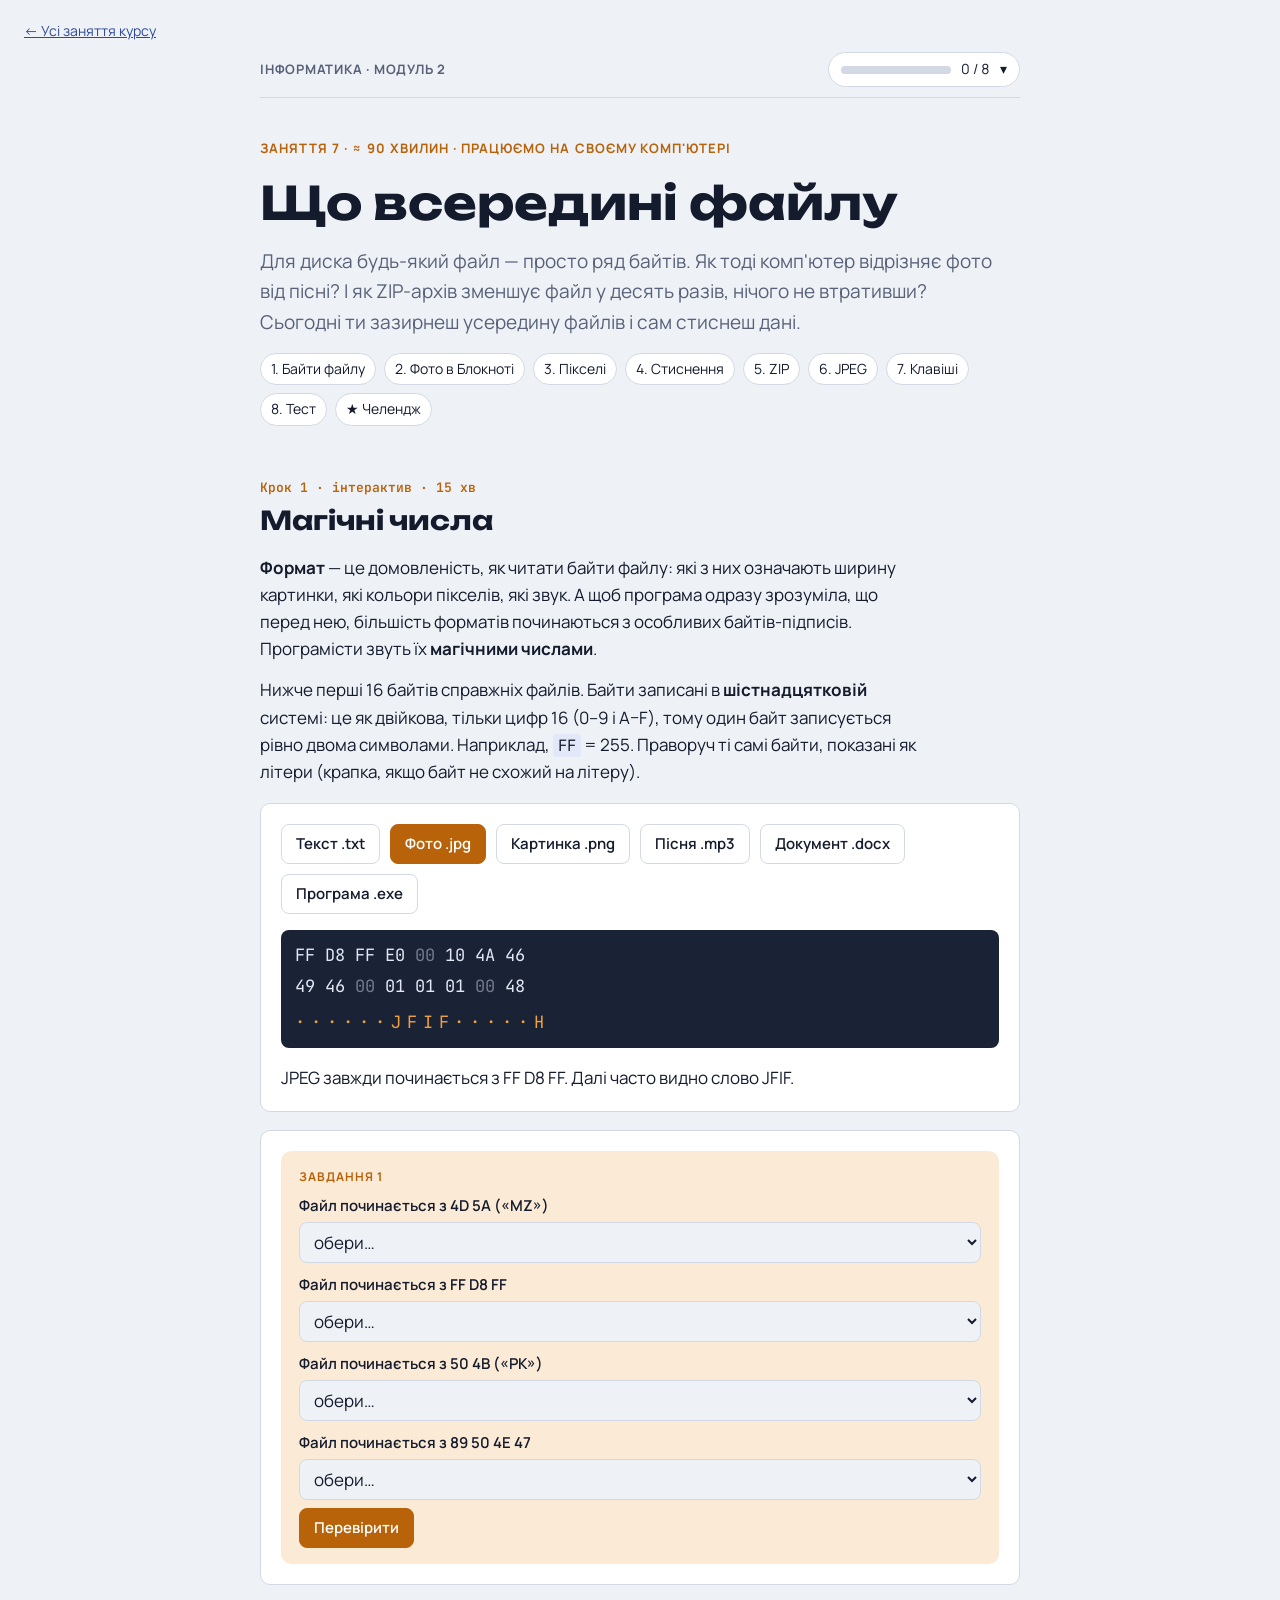
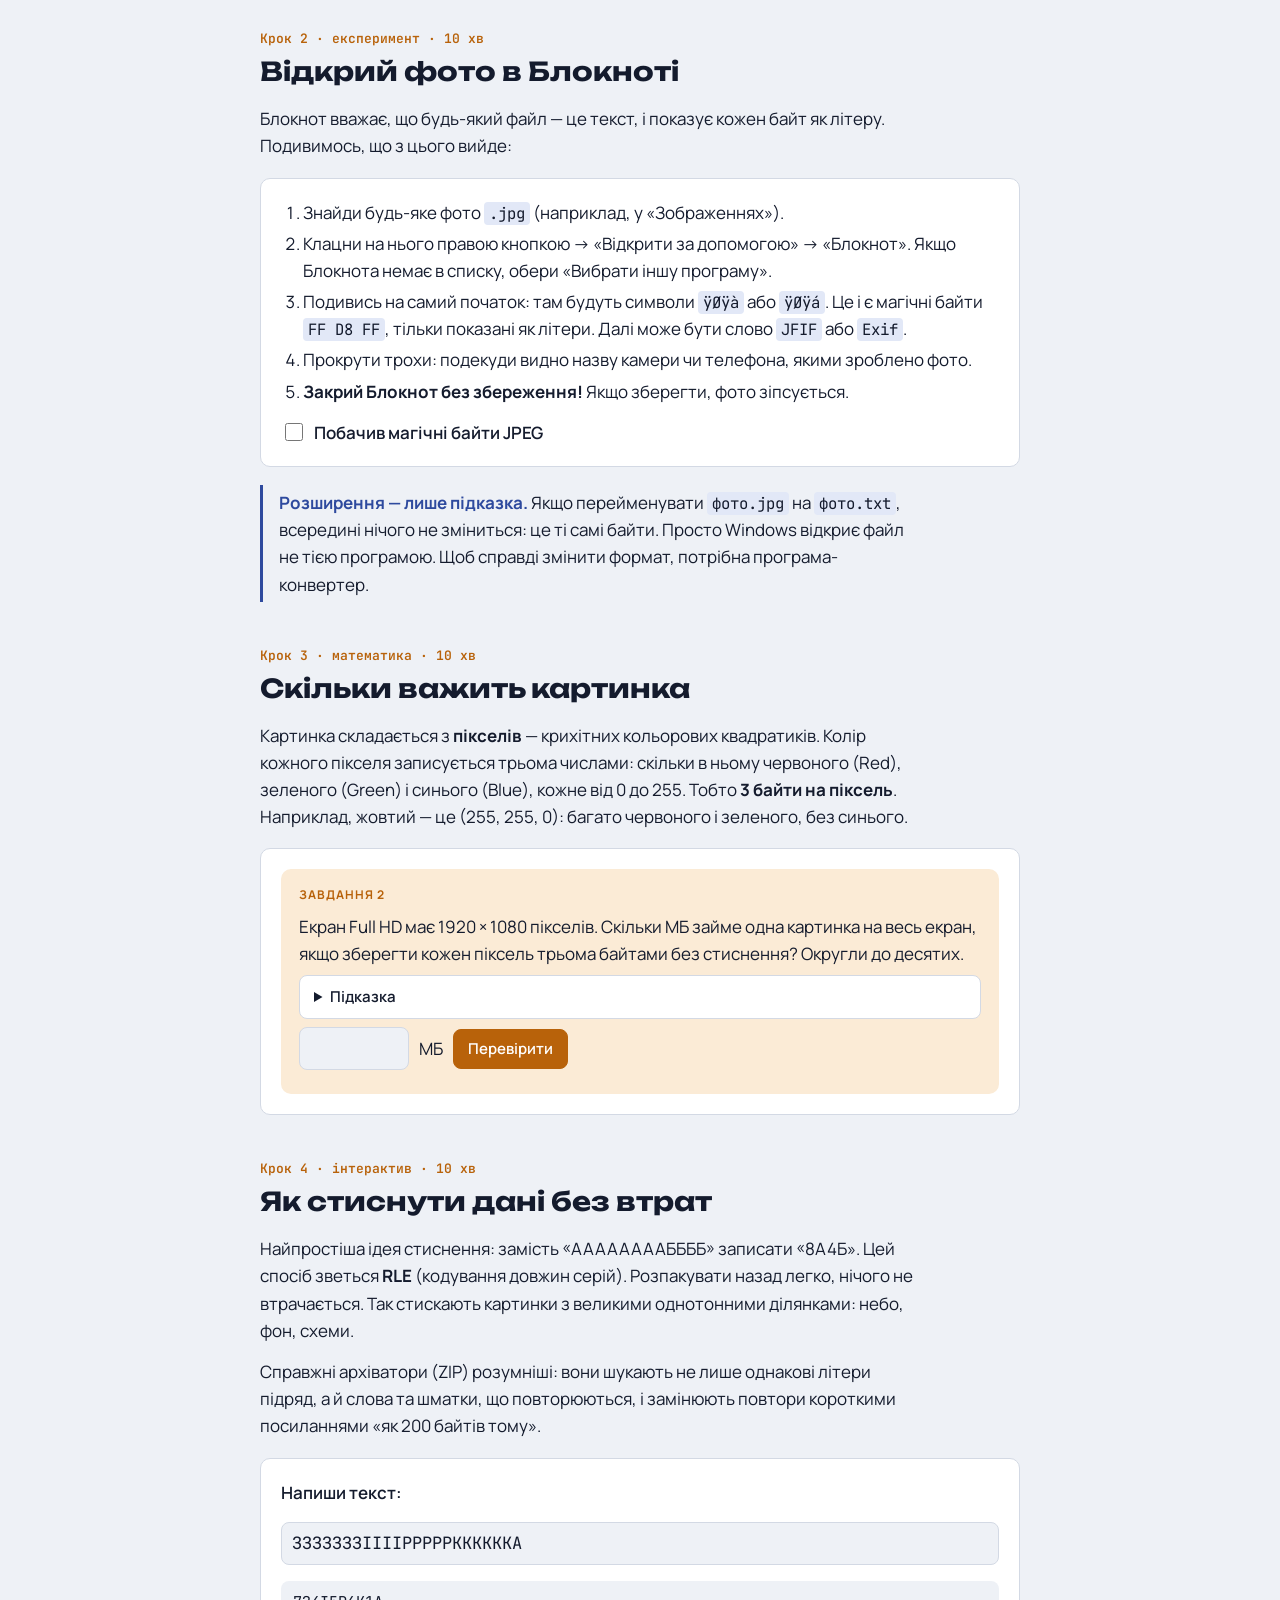
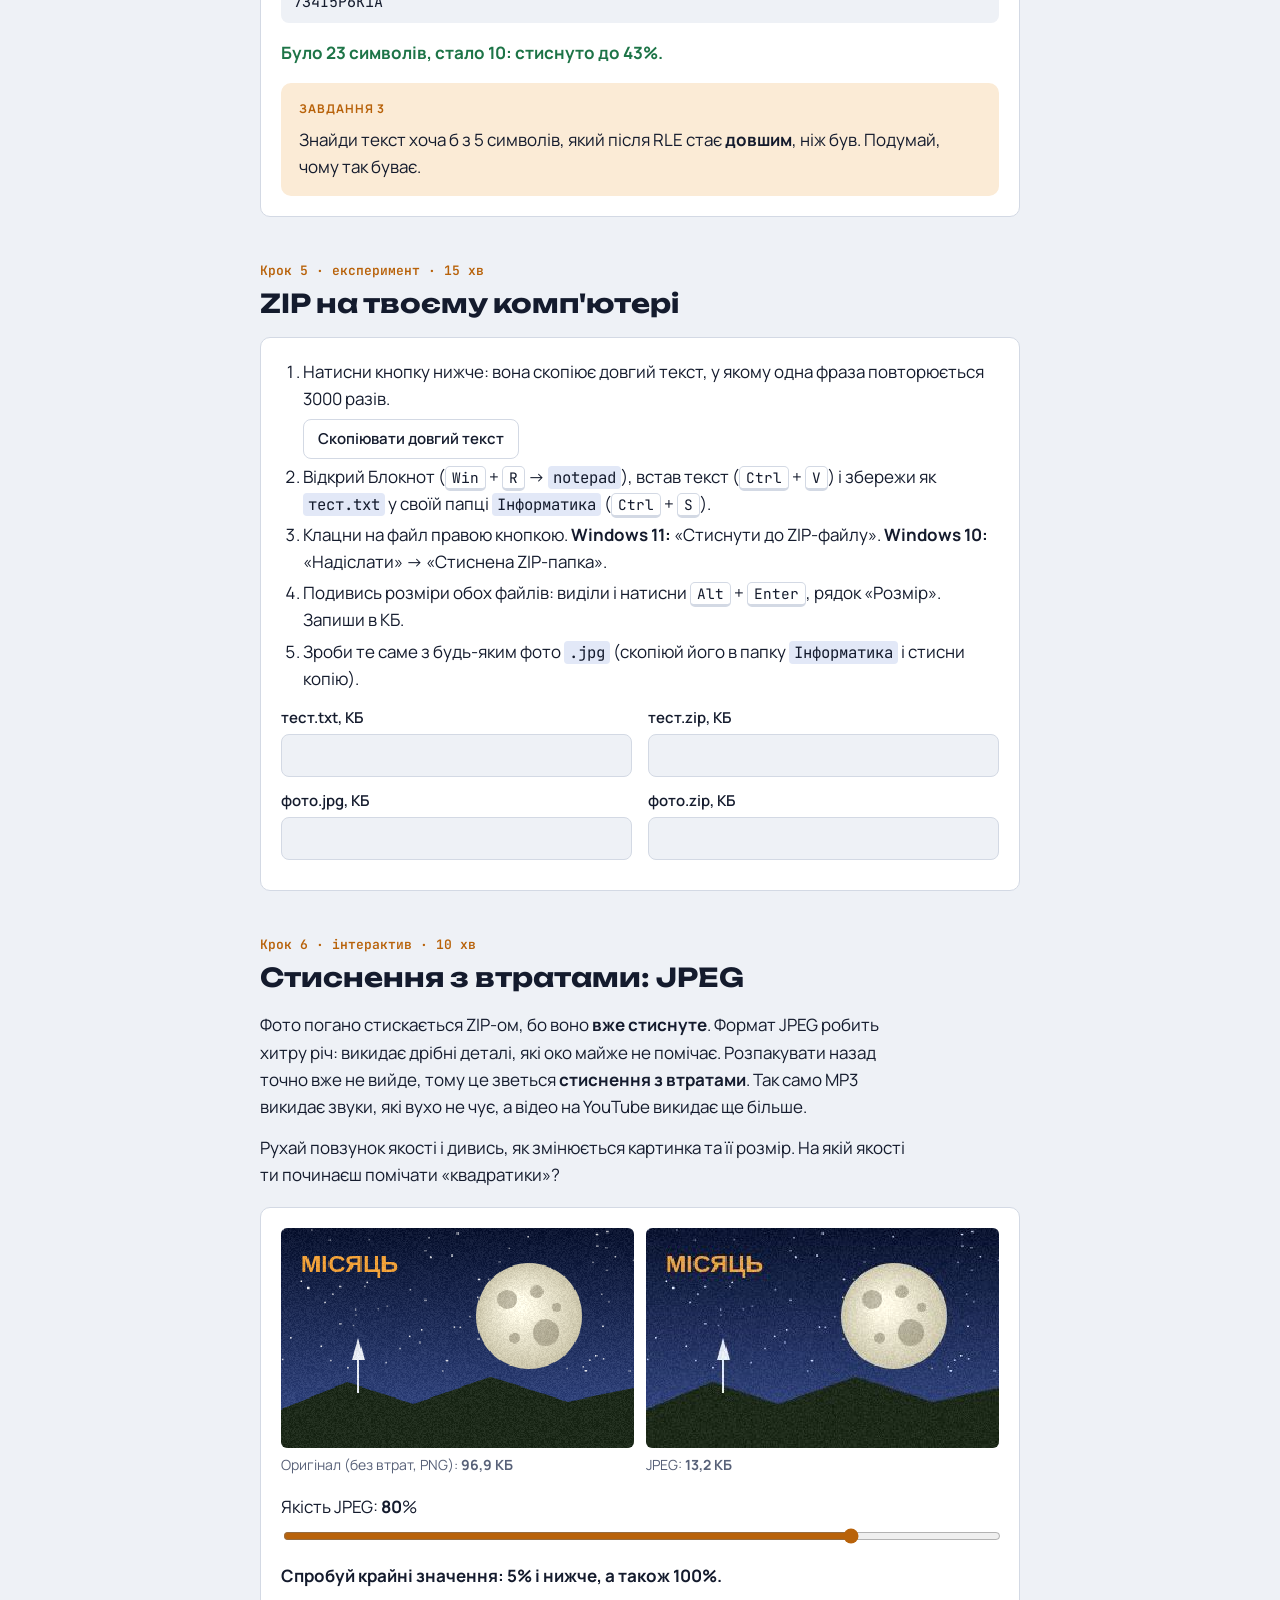
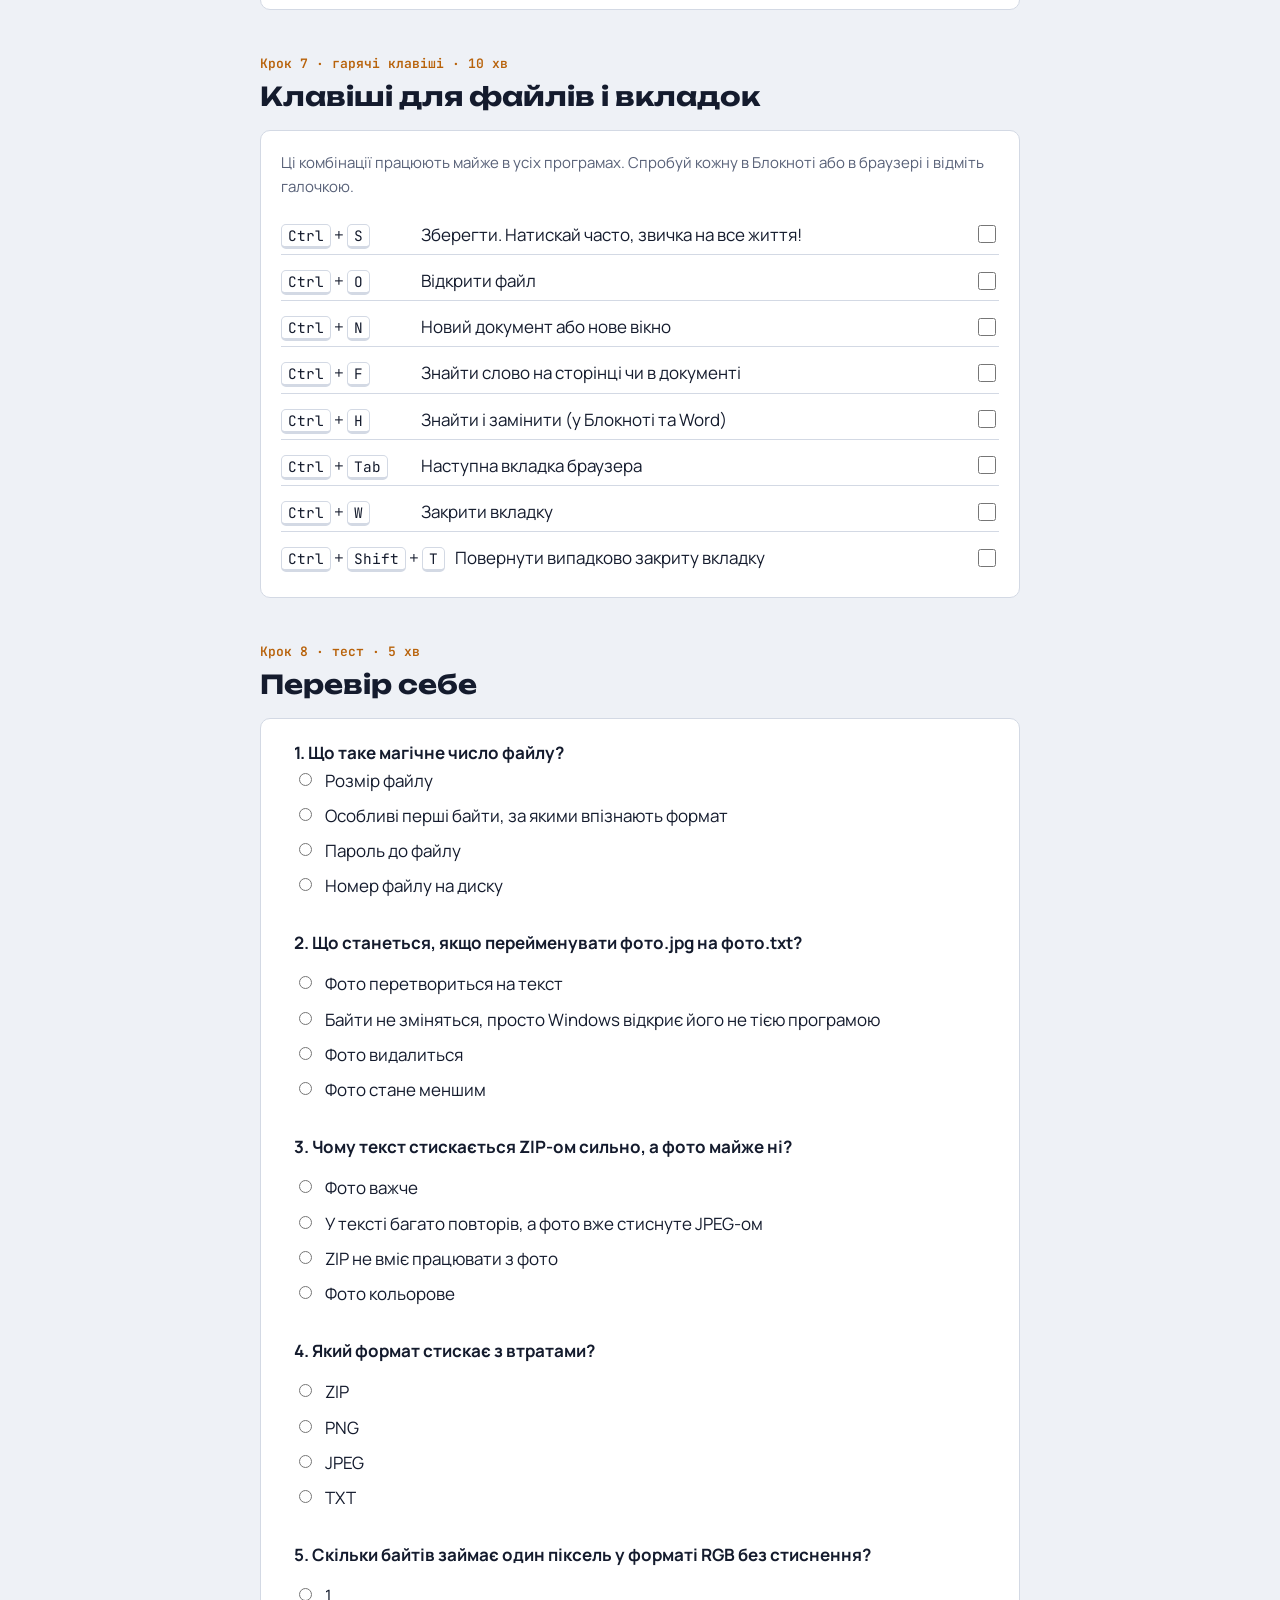
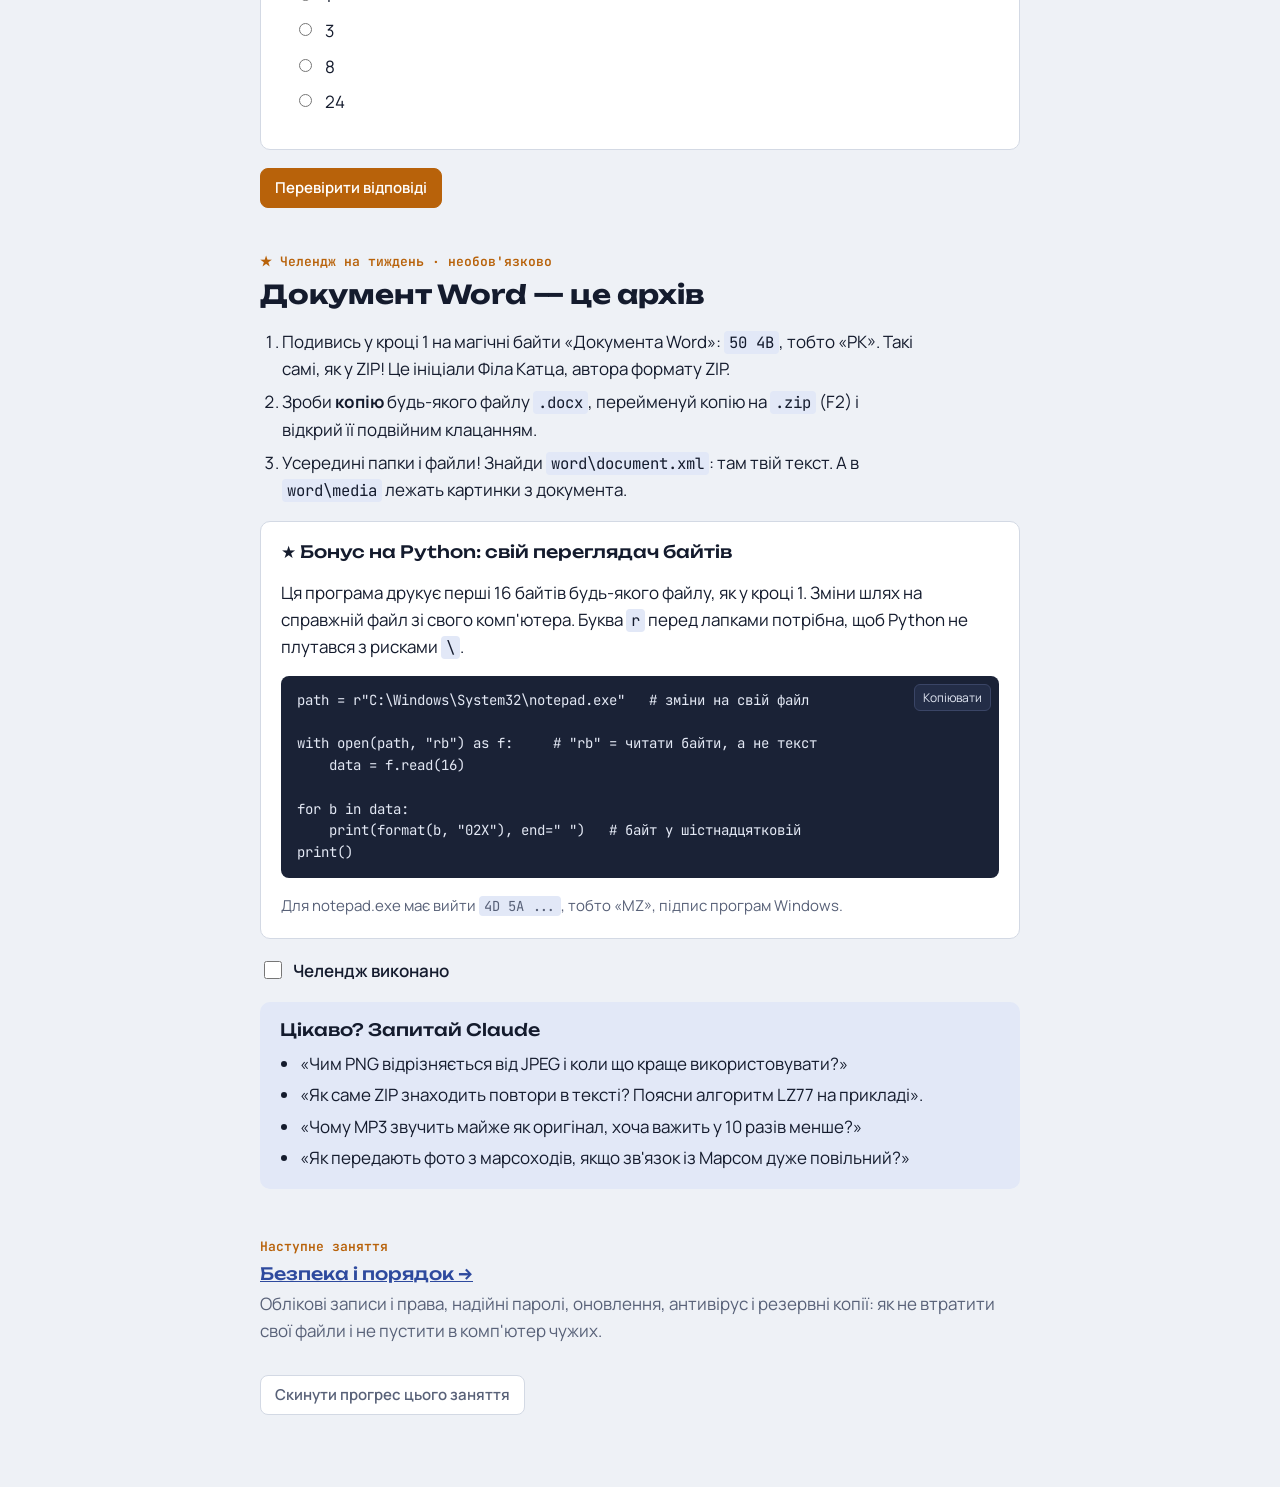
<file: lessons/07-formaty-i-stysnennya.html>
<!doctype html>
<html lang="uk">
<head>
<meta charset="utf-8">
<meta name="viewport" content="width=device-width, initial-scale=1, viewport-fit=cover">
<title>Заняття 7. Що всередині файлу</title>
<link rel="preconnect" href="https://fonts.googleapis.com">
<link rel="stylesheet" href="https://fonts.googleapis.com/css2?family=Unbounded:wght@500;700&family=Manrope:wght@400;600;700&family=JetBrains+Mono:wght@400;600&display=swap">
<link rel="stylesheet" href="../assets/lesson.css">
<style>
.hex { display: grid; gap: 8px; background: var(--code-bg); color: var(--code-ink); border-radius: 8px; padding: 12px 14px; overflow-x: auto; }
.hex-row { display: grid; grid-template-columns: repeat(8, max-content); gap: 4px 10px; font-family: var(--f-mono); font-size: 17px; }
.hex-row .hb.z { opacity: .45; }
.hex-txt { font-family: var(--f-mono); font-size: 17px; letter-spacing: .35em; color: #F2A23A; white-space: pre; }
.btn.sample[aria-pressed="true"] { background: var(--accent); color: var(--accent-ink); border-color: var(--accent); }
.jpeg-wrap { display: grid; grid-template-columns: repeat(2, minmax(0, 1fr)); gap: 12px; }
@media (max-width: 560px) { .jpeg-wrap { grid-template-columns: 1fr; } }
.jpeg-wrap figure { margin: 0; display: grid; gap: 6px; min-width: 0; }
.jpeg-wrap canvas, .jpeg-wrap img { width: 100%; height: auto; border-radius: 6px; image-rendering: pixelated; display: block; }
.jpeg-wrap figcaption { font-size: 14px; color: var(--muted); }
</style>
</head>
<body>
<p style="padding-top:12px;margin:0;font-size:14px"><a href="../index.html">← Усі заняття курсу</a></p>
<div class="wrap">
  <div class="topbar">
    <span class="course">Інформатика · Модуль 2</span>
    <button class="prog" id="progBtn" type="button" aria-expanded="false" aria-controls="todo"><span class="prog-bar"><i id="progBar"></i></span><span id="progTxt">0 / 8</span><span aria-hidden="true">▾</span></button>
  </div>
  <div class="todo" id="todo" hidden></div>

  <header class="hero">
    <span class="eyebrow">Заняття 7 · ≈ 90 хвилин · працюємо на своєму комп'ютері</span>
    <h1>Що всередині файлу</h1>
    <p class="lead">Для диска будь-який файл — просто ряд байтів. Як тоді комп'ютер відрізняє фото від пісні? І як ZIP-архів зменшує файл у десять разів, нічого не втративши? Сьогодні ти зазирнеш усередину файлів і сам стиснеш дані.</p>
    <nav class="plan" id="plan" aria-label="Зміст заняття">
      <a href="#s1">1. Байти файлу</a><a href="#s2">2. Фото в Блокноті</a><a href="#s3">3. Пікселі</a><a href="#s4">4. Стиснення</a>
      <a href="#s5">5. ZIP</a><a href="#s6">6. JPEG</a><a href="#s7">7. Клавіші</a><a href="#s8">8. Тест</a><a href="#s9">★ Челендж</a>
    </nav>
  </header>

  <!-- 1 -->
  <section class="step" id="s1">
    <div class="step-head"><span class="step-no">Крок 1 · інтерактив · 15 хв</span><h2>Магічні числа</h2></div>
    <div class="text">
      <p><b>Формат</b> — це домовленість, як читати байти файлу: які з них означають ширину картинки, які кольори пікселів, які звук. А щоб програма одразу зрозуміла, що перед нею, більшість форматів починаються з особливих байтів-підписів. Програмісти звуть їх <b>магічними числами</b>.</p>
      <p>Нижче перші 16 байтів справжніх файлів. Байти записані в <b>шістнадцятковій</b> системі: це як двійкова, тільки цифр 16 (0–9 і A–F), тому один байт записується рівно двома символами. Наприклад, <code>FF</code> = 255. Праворуч ті самі байти, показані як літери (крапка, якщо байт не схожий на літеру).</p>
    </div>
    <div class="panel">
      <div class="row" id="sampleBtns"></div>
      <div class="hex" id="hex"></div>
      <p id="hexNote"></p>
    </div>
    <div class="panel">
      <div class="task">
        <span class="lbl">Завдання 1</span>
        <div id="sigQ" style="display:grid; gap:10px"></div>
        <div class="row"><button class="btn primary" type="button" id="sigCheck">Перевірити</button><span class="status" id="sigStatus"></span></div>
      </div>
    </div>
  </section>

  <!-- 2 -->
  <section class="step" id="s2">
    <div class="step-head"><span class="step-no">Крок 2 · експеримент · 10 хв</span><h2>Відкрий фото в Блокноті</h2></div>
    <div class="text">
      <p>Блокнот вважає, що будь-який файл — це текст, і показує кожен байт як літеру. Подивимось, що з цього вийде:</p>
    </div>
    <div class="panel howto">
      <ol style="margin:0; padding-left:22px">
        <li>Знайди будь-яке фото <code>.jpg</code> (наприклад, у «Зображеннях»).</li>
        <li>Клацни на нього правою кнопкою → «Відкрити за допомогою» → «Блокнот». Якщо Блокнота немає в списку, обери «Вибрати іншу програму».</li>
        <li>Подивись на самий початок: там будуть символи <code>ÿØÿà</code> або <code>ÿØÿá</code>. Це і є магічні байти <code>FF D8 FF</code>, тільки показані як літери. Далі може бути слово <code>JFIF</code> або <code>Exif</code>.</li>
        <li>Прокрути трохи: подекуди видно назву камери чи телефона, якими зроблено фото.</li>
        <li><b>Закрий Блокнот без збереження!</b> Якщо зберегти, фото зіпсується.</li>
      </ol>
      <label class="selfcheck"><input type="checkbox" data-task="notepad"> Побачив магічні байти JPEG</label>
    </div>
    <p class="fact"><b>Розширення — лише підказка.</b> Якщо перейменувати <code>фото.jpg</code> на <code>фото.txt</code>, всередині нічого не зміниться: це ті самі байти. Просто Windows відкриє файл не тією програмою. Щоб справді змінити формат, потрібна програма-конвертер.</p>
  </section>

  <!-- 3 -->
  <section class="step" id="s3">
    <div class="step-head"><span class="step-no">Крок 3 · математика · 10 хв</span><h2>Скільки важить картинка</h2></div>
    <div class="text">
      <p>Картинка складається з <b>пікселів</b> — крихітних кольорових квадратиків. Колір кожного пікселя записується трьома числами: скільки в ньому червоного (Red), зеленого (Green) і синього (Blue), кожне від 0 до 255. Тобто <b>3 байти на піксель</b>. Наприклад, жовтий — це (255, 255, 0): багато червоного і зеленого, без синього.</p>
    </div>
    <div class="panel">
      <div class="task">
        <span class="lbl">Завдання 2</span>
        <p>Екран Full HD має 1920 × 1080 пікселів. Скільки МБ займе одна картинка на весь екран, якщо зберегти кожен піксель трьома байтами без стиснення? Округли до десятих.</p>
        <details><summary>Підказка</summary><div><p>Пікселів: 1920 × 1080. Байтів: × 3. Щоб отримати МБ, поділи на 1024 і ще раз на 1024.</p></div></details>
        <div class="row"><input type="text" id="hdIn" style="width:110px" aria-label="Мегабайтів"> МБ <button class="btn primary" type="button" id="hdCheck">Перевірити</button></div>
        <p class="status" id="hdStatus"></p>
      </div>
    </div>
  </section>

  <!-- 4 -->
  <section class="step" id="s4">
    <div class="step-head"><span class="step-no">Крок 4 · інтерактив · 10 хв</span><h2>Як стиснути дані без втрат</h2></div>
    <div class="text">
      <p>Найпростіша ідея стиснення: замість «ААААААААББББ» записати «8А4Б». Цей спосіб зветься <b>RLE</b> (кодування довжин серій). Розпакувати назад легко, нічого не втрачається. Так стискають картинки з великими однотонними ділянками: небо, фон, схеми.</p>
      <p>Справжні архіватори (ZIP) розумніші: вони шукають не лише однакові літери підряд, а й слова та шматки, що повторюються, і замінюють повтори короткими посиланнями «як 200 байтів тому».</p>
    </div>
    <div class="panel">
      <label for="rleIn" style="font-weight:600">Напиши текст:</label>
      <input type="text" id="rleIn" value="ЗЗЗЗЗЗЗІІІІРРРРРККККККА" spellcheck="false" style="width:100%; font-family:var(--f-mono)">
      <div class="phase mono" id="rleOut" style="overflow-wrap:anywhere"></div>
      <p class="status" id="rleStatus"></p>
      <div class="task">
        <span class="lbl">Завдання 3</span>
        <p>Знайди текст хоча б з 5 символів, який після RLE стає <b>довшим</b>, ніж був. Подумай, чому так буває.</p>
      </div>
    </div>
  </section>

  <!-- 5 -->
  <section class="step" id="s5">
    <div class="step-head"><span class="step-no">Крок 5 · експеримент · 15 хв</span><h2>ZIP на твоєму комп'ютері</h2></div>
    <div class="panel howto">
      <ol style="margin:0; padding-left:22px">
        <li>Натисни кнопку нижче: вона скопіює довгий текст, у якому одна фраза повторюється 3000 разів.<br><button class="btn" type="button" id="copyLong" style="margin-top:6px">Скопіювати довгий текст</button></li>
        <li>Відкрий Блокнот (<kbd>Win</kbd> + <kbd>R</kbd> → <code>notepad</code>), встав текст (<kbd>Ctrl</kbd> + <kbd>V</kbd>) і збережи як <code>тест.txt</code> у своїй папці <code>Інформатика</code> (<kbd>Ctrl</kbd> + <kbd>S</kbd>).</li>
        <li>Клацни на файл правою кнопкою. <b>Windows 11:</b> «Стиснути до ZIP-файлу». <b>Windows 10:</b> «Надіслати» → «Стиснена ZIP-папка».</li>
        <li>Подивись розміри обох файлів: виділи і натисни <kbd>Alt</kbd> + <kbd>Enter</kbd>, рядок «Розмір». Запиши в КБ.</li>
        <li>Зроби те саме з будь-яким фото <code>.jpg</code> (скопіюй його в папку <code>Інформатика</code> і стисни копію).</li>
      </ol>
      <div class="form-grid">
        <div class="field"><label for="z_txt">тест.txt, КБ</label><input id="z_txt" type="number" min="0" step="0.1"></div>
        <div class="field"><label for="z_txtzip">тест.zip, КБ</label><input id="z_txtzip" type="number" min="0" step="0.1"></div>
        <div class="field"><label for="z_jpg">фото.jpg, КБ</label><input id="z_jpg" type="number" min="0" step="0.1"></div>
        <div class="field"><label for="z_jpgzip">фото.zip, КБ</label><input id="z_jpgzip" type="number" min="0" step="0.1"></div>
      </div>
      <div class="facts" id="zipFacts"></div>
    </div>
  </section>

  <!-- 6 -->
  <section class="step" id="s6">
    <div class="step-head"><span class="step-no">Крок 6 · інтерактив · 10 хв</span><h2>Стиснення з втратами: JPEG</h2></div>
    <div class="text">
      <p>Фото погано стискається ZIP-ом, бо воно <b>вже стиснуте</b>. Формат JPEG робить хитру річ: викидає дрібні деталі, які око майже не помічає. Розпакувати назад точно вже не вийде, тому це зветься <b>стиснення з втратами</b>. Так само MP3 викидає звуки, які вухо не чує, а відео на YouTube викидає ще більше.</p>
      <p>Рухай повзунок якості і дивись, як змінюється картинка та її розмір. На якій якості ти починаєш помічати «квадратики»?</p>
    </div>
    <div class="panel">
      <div class="jpeg-wrap"><figure><canvas id="orig" width="320" height="200" aria-label="Оригінал"></canvas><figcaption>Оригінал (без втрат, PNG): <b id="pngSize"></b></figcaption></figure>
      <figure><img id="jpgImg" alt="Та сама картинка після стиснення JPEG" width="320" height="200"><figcaption>JPEG: <b id="jpgSize"></b></figcaption></figure></div>
      <div class="slider-row"><label for="q">Якість JPEG: <b id="qTxt">80</b>%</label><input type="range" id="q" min="1" max="100" value="80"></div>
      <p class="status" id="jpgStatus"></p>
    </div>
  </section>

  <!-- 7 -->
  <section class="step" id="s7">
    <div class="step-head"><span class="step-no">Крок 7 · гарячі клавіші · 10 хв</span><h2>Клавіші для файлів і вкладок</h2></div>
    <div class="panel">
      <p style="color:var(--muted); font-size:15px">Ці комбінації працюють майже в усіх програмах. Спробуй кожну в Блокноті або в браузері і відміть галочкою.</p>
      <div class="keys" id="keys7"></div>
    </div>
  </section>

  <!-- 8 -->
  <section class="step" id="s8">
    <div class="step-head"><span class="step-no">Крок 8 · тест · 5 хв</span><h2>Перевір себе</h2></div>
    <div class="panel" id="quiz"></div>
    <div class="row"><button class="btn primary" id="quizCheck" type="button">Перевірити відповіді</button><span class="status" id="quizStatus"></span></div>
  </section>

  <!-- 9 -->
  <section class="step" id="s9">
    <div class="step-head"><span class="step-no star">★ Челендж на тиждень · необов'язково</span><h2>Документ Word — це архів</h2></div>
    <div class="text">
      <ol style="margin:0; padding-left:22px; display:grid; gap:6px">
        <li>Подивись у кроці 1 на магічні байти «Документа Word»: <code>50 4B</code>, тобто «PK». Такі самі, як у ZIP! Це ініціали Філа Катца, автора формату ZIP.</li>
        <li>Зроби <b>копію</b> будь-якого файлу <code>.docx</code>, перейменуй копію на <code>.zip</code> (F2) і відкрий її подвійним клацанням.</li>
        <li>Усередині папки і файли! Знайди <code>word\document.xml</code>: там твій текст. А в <code>word\media</code> лежать картинки з документа.</li>
      </ol>
    </div>
    <div class="panel">
      <h3>★ Бонус на Python: свій переглядач байтів</h3>
      <p>Ця програма друкує перші 16 байтів будь-якого файлу, як у кроці 1. Зміни шлях на справжній файл зі свого комп'ютера. Буква <code>r</code> перед лапками потрібна, щоб Python не плутався з рисками <code>\</code>.</p>
      <div class="code-box"><pre>path = r"C:\Windows\System32\notepad.exe"   # зміни на свій файл

with open(path, "rb") as f:     # "rb" = читати байти, а не текст
    data = f.read(16)

for b in data:
    print(format(b, "02X"), end=" ")   # байт у шістнадцятковій
print()</pre><button class="copy" type="button">Копіювати</button></div>
      <p style="font-size:15px; color:var(--muted)">Для notepad.exe має вийти <code>4D 5A ...</code>, тобто «MZ», підпис програм Windows.</p>
    </div>
    <label class="selfcheck"><input type="checkbox" data-task="ch"> Челендж виконано</label>

    <div class="ask">
      <h3>Цікаво? Запитай Claude</h3>
      <ul>
        <li>«Чим PNG відрізняється від JPEG і коли що краще використовувати?»</li>
        <li>«Як саме ZIP знаходить повтори в тексті? Поясни алгоритм LZ77 на прикладі».</li>
        <li>«Чому MP3 звучить майже як оригінал, хоча важить у 10 разів менше?»</li>
        <li>«Як передають фото з марсоходів, якщо зв'язок із Марсом дуже повільний?»</li>
      </ul>
    </div>
  </section>

  <footer>
    <span class="step-no">Наступне заняття</span>
    <h3><a href="08-bezpeka-i-poryadok.html">Безпека і порядок →</a></h3>
    <p>Облікові записи і права, надійні паролі, оновлення, антивірус і резервні копії: як не втратити свої файли і не пустити в комп'ютер чужих.</p>
    <div class="row" style="margin-top:24px"><button class="btn" id="resetBtn" type="button">Скинути прогрес цього заняття</button></div>
  </footer>
</div>

<script src="../assets/lesson.js"></script>
<script>
(() => {
  const L = Lesson({
    key: "inf-l7",
    tasks: ["sig", "notepad", "fullhd", "rle", "zip", "jpeg", "keys", "quiz"],
    labels: { sig: ["s1", "Завдання 1: магічні числа"], notepad: ["s2", "Фото в Блокноті (відміть галочку)"],
      fullhd: ["s3", "Завдання 2: розмір Full HD картинки"], rle: ["s4", "Завдання 3: текст, що стає довшим"],
      zip: ["s5", "Експеримент з ZIP"], jpeg: ["s6", "Спробувати якість JPEG 5% і 100%"],
      keys: ["s7", "Гарячі клавіші: спробувати всі"], quiz: ["s8", "Тест: щонайменше 4 з 5"], ch: ["s9", "★ Челендж (необов'язково)"] },
  });
  const { $, esc, fmt, mark, setStatus, num, done, save } = L;

  /* 1: hex viewer */
  const SAMPLES = [
    ["Текст .txt", "48 65 6C 6C 6F 2C 20 4D 6F 6F 6E 21 0D 0A 31 39", "Звичайний текст не має магічного числа: тут одразу самі літери «Hello, Moon!», потім 0D 0A — це перехід на новий рядок."],
    ["Фото .jpg", "FF D8 FF E0 00 10 4A 46 49 46 00 01 01 01 00 48", "JPEG завжди починається з FF D8 FF. Далі часто видно слово JFIF."],
    ["Картинка .png", "89 50 4E 47 0D 0A 1A 0A 00 00 00 0D 49 48 44 52", "PNG починається з байта 89 і слова PNG. Далі блок IHDR: там записані ширина і висота."],
    ["Пісня .mp3", "49 44 33 04 00 00 00 00 01 0A 54 49 54 32 00 00", "Багато MP3 починаються з ID3: це блок з назвою пісні і виконавцем. TIT2 — це назва (title)."],
    ["Документ .docx", "50 4B 03 04 14 00 06 00 08 00 00 00 21 00 DF A4", "PK — підпис ZIP-архіву! Документ Word насправді є архівом. Перевір це в челенджі."],
    ["Програма .exe", "4D 5A 90 00 03 00 00 00 04 00 00 00 FF FF 00 00", "MZ — підпис програм Windows. Це ініціали Марка Збіковського, одного з авторів MS-DOS, ще з 1980-х."],
  ];
  function showSample(i) {
    const [name, hex, note] = SAMPLES[i];
    const bytes = hex.split(" ").map(h => parseInt(h, 16));
    $("hex").innerHTML = `<div class="hex-row">${bytes.map(b => `<span class="hb ${b === 0 ? "z" : ""}">${b.toString(16).toUpperCase().padStart(2, "0")}</span>`).join("")}</div><div class="hex-txt">${bytes.map(b => esc(b >= 32 && b < 127 ? String.fromCharCode(b) : "·")).join("")}</div>`;
    $("hexNote").textContent = note;
    $("sampleBtns").querySelectorAll("button").forEach((b, j) => b.setAttribute("aria-pressed", String(j === i)));
  }
  $("sampleBtns").innerHTML = SAMPLES.map(([n], i) => `<button type="button" class="btn sample" data-i="${i}" aria-pressed="false">${n}</button>`).join("");
  $("sampleBtns").addEventListener("click", e => { const b = e.target.closest("[data-i]"); if (b) showSample(+b.dataset.i); });
  showSample(1);
  L.selectTask({ el: "sigQ", btn: "sigCheck", status: "sigStatus", task: "sig", ok: "Правильно! Тепер ти можеш упізнати формат навіть без розширення.",
    options: ["JPEG-фото", "PNG-картинка", "ZIP-архів", "Програма .exe", "Текст"],
    items: [["Файл починається з 4D 5A («MZ»)", "Програма .exe"], ["Файл починається з FF D8 FF", "JPEG-фото"], ["Файл починається з 50 4B («PK»)", "ZIP-архів"], ["Файл починається з 89 50 4E 47", "PNG-картинка"]] });

  /* 3: Full HD */
  L.inputTask({ input: "hdIn", btn: "hdCheck", status: "hdStatus", task: "fullhd", check: v => {
    const n = num(v);
    if (n === null) return [false, "Введи число."];
    if (n >= 5.8 && n <= 6.0) return [true, `Так! 1920 × 1080 × 3 = 6 220 800 байтів ≈ 5,9 МБ. А фото такого розміру в JPEG важить близько 0,5 МБ: у 10 разів менше. Як це можливо? Дивись далі.`];
    if (n >= 6.1 && n <= 6.3) return [false, "Майже! Ти, мабуть, поділив на 1000. У Windows 1 МБ = 1024 × 1024 байтів."];
    if (n > 1.9 && n < 2.1) return [false, "Забув помножити на 3 байти на піксель."];
    return [false, "Ні. Порахуй по кроках з підказки."];
  } });

  /* 4: RLE */
  function rle(s) { const a = Array.from(s), out = []; for (let i = 0; i < a.length;) { let j = i; while (j < a.length && a[j] === a[i]) j++; out.push((j - i) + a[i]); i = j; } return out.join(""); }
  function onRle() {
    const s = $("rleIn").value, e = rle(s), n = Array.from(s).length, m = Array.from(e).length;
    $("rleOut").textContent = s ? e : "…";
    if (!s) { $("rleStatus").textContent = ""; return; }
    if (m < n) setStatus($("rleStatus"), true, `Було ${n} символів, стало ${m}: стиснуто до ${Math.round(m / n * 100)}%.`);
    else setStatus($("rleStatus"), false, `Було ${n} символів, стало ${m}: текст став ${m === n ? "не коротшим" : "довшим"}!`);
    if (n >= 5 && m > n) { setStatus($("rleStatus"), true, `Знайшов! Було ${n}, стало ${m}. Коли повторів немає, RLE додає до кожної літери цифру «1», і текст росте. Жоден спосіб стиснення не може зменшити будь-які дані: деякі він обов'язково збільшить.`); mark("rle"); }
  }
  $("rleIn").addEventListener("input", onRle); onRle();

  /* 5: ZIP */
  $("copyLong").addEventListener("click", () => {
    const t = "Ракета «Зірка-8» стартує до Місяця о 10:00. ".repeat(3000);
    const b = $("copyLong");
    const ok = () => { b.textContent = "Скопійовано! Тепер встав у Блокнот"; };
    try { navigator.clipboard.writeText(t).then(ok, () => { b.textContent = "Не вдалося скопіювати: напиши в Блокноті будь-яке речення і встав його сотні разів (Ctrl+V)"; }); } catch (e) { b.textContent = "Не вдалося скопіювати"; }
  });
  L.fields(["z_txt", "z_txtzip", "z_jpg", "z_jpgzip"], v => {
    const a = num(v.z_txt), b = num(v.z_txtzip), c = num(v.z_jpg), d = num(v.z_jpgzip), F = [];
    if (a && b) F.push(`Текст стиснувся у <b>${(a / b).toLocaleString("uk-UA", { maximumFractionDigits: 0 })} разів</b>: з ${a} КБ до ${b} КБ. ZIP помітив, що одна фраза повторюється, і записав її майже один раз.`);
    if (c && d) F.push(`Фото змінилось лише на <b>${Math.round((1 - d / c) * 100)}%</b>${d >= c ? " (а може, навіть виросло!)" : ""}. Воно вже стиснуте JPEG-ом, повторів у ньому майже немає.`);
    $("zipFacts").innerHTML = F.map(f => `<div class="fx">${f}</div>`).join("");
    mark("zip", !!(a && b && c && d));
  });

  /* 6: JPEG */
  const cv = $("orig"), g = cv.getContext("2d");
  (function drawScene() {
    const sky = g.createLinearGradient(0, 0, 0, 200); sky.addColorStop(0, "#0b1430"); sky.addColorStop(1, "#3a4f8f");
    g.fillStyle = sky; g.fillRect(0, 0, 320, 200);
    let seed = 7; const rnd = () => (seed = (seed * 16807) % 2147483647) / 2147483647;
    for (let i = 0; i < 90; i++) { g.fillStyle = `rgba(255,255,255,${0.4 + rnd() * 0.6})`; g.fillRect(rnd() * 320, rnd() * 130, 1.5, 1.5); }
    const moon = g.createRadialGradient(215, 70, 6, 225, 80, 50); moon.addColorStop(0, "#fffbe8"); moon.addColorStop(1, "#c9c3a8");
    g.fillStyle = moon; g.beginPath(); g.arc(225, 80, 48, 0, Math.PI * 2); g.fill();
    g.fillStyle = "rgba(120,112,90,.45)"; [[205, 65, 9], [240, 95, 12], [232, 58, 6], [212, 100, 5], [250, 72, 4]].forEach(([x, y, r]) => { g.beginPath(); g.arc(x, y, r, 0, Math.PI * 2); g.fill(); });
    g.fillStyle = "#1d2a1a"; g.beginPath(); g.moveTo(0, 200); g.lineTo(0, 165); g.lineTo(60, 140); g.lineTo(120, 160); g.lineTo(190, 135); g.lineTo(260, 158); g.lineTo(320, 145); g.lineTo(320, 200); g.fill();
    g.fillStyle = "#f2a23a"; g.font = "bold 22px sans-serif"; g.fillText("МІСЯЦЬ", 18, 40);
    g.strokeStyle = "#e6eaf2"; g.lineWidth = 2; g.beginPath(); g.moveTo(70, 150); g.lineTo(70, 112); g.stroke();
    g.fillStyle = "#e6eaf2"; g.beginPath(); g.moveTo(64, 120); g.lineTo(70, 100); g.lineTo(76, 120); g.fill();
    // photo grain: real photos are never perfectly smooth
    const img = g.getImageData(0, 0, 320, 200), d = img.data;
    for (let i = 0; i < d.length; i += 4) { const n = (rnd() - 0.5) * 22; d[i] += n; d[i + 1] += n; d[i + 2] += n; }
    g.putImageData(img, 0, 0);
  })();
  const kb = url => ((url.length - url.indexOf(",") - 1) * 3 / 4 / 1024);
  $("pngSize").textContent = kb(cv.toDataURL("image/png")).toLocaleString("uk-UA", { maximumFractionDigits: 1 }) + " КБ";
  const seen = done.x.jpgSeen || { lo: false, hi: false };
  function onQ() {
    const q = +$("q").value;
    $("qTxt").textContent = q;
    const url = cv.toDataURL("image/jpeg", q / 100);
    $("jpgImg").src = url;
    $("jpgSize").textContent = kb(url).toLocaleString("uk-UA", { maximumFractionDigits: 1 }) + " КБ";
    if (q <= 5) seen.lo = true; if (q >= 100) seen.hi = true;
    done.x.jpgSeen = seen; save();
    if (seen.lo && seen.hi) { setStatus($("jpgStatus"), true, "Бачиш? На 100% JPEG майже не відрізняється від оригіналу і все одно легший за PNG. На 5% він важить у десятки разів менше, зате видно квадратики 8 × 8 пікселів: саме такими блоками працює JPEG. Фото в інтернеті зазвичай мають якість 70–85%: різниці майже не видно, а важать у кілька разів менше."); mark("jpeg"); }
    else $("jpgStatus").textContent = "Спробуй крайні значення: 5% і нижче, а також 100%.";
  }
  $("q").addEventListener("input", onQ); onQ();

  /* 7: keys */
  L.checklist({ el: "keys7", task: "keys", items: [
    ["s_save", "<kbd>Ctrl</kbd> + <kbd>S</kbd>", "Зберегти. Натискай часто, звичка на все життя!"],
    ["s_open", "<kbd>Ctrl</kbd> + <kbd>O</kbd>", "Відкрити файл"],
    ["s_new", "<kbd>Ctrl</kbd> + <kbd>N</kbd>", "Новий документ або нове вікно"],
    ["s_find", "<kbd>Ctrl</kbd> + <kbd>F</kbd>", "Знайти слово на сторінці чи в документі"],
    ["s_repl", "<kbd>Ctrl</kbd> + <kbd>H</kbd>", "Знайти і замінити (у Блокноті та Word)"],
    ["s_ctab", "<kbd>Ctrl</kbd> + <kbd>Tab</kbd>", "Наступна вкладка браузера"],
    ["s_w", "<kbd>Ctrl</kbd> + <kbd>W</kbd>", "Закрити вкладку"],
    ["s_t", "<kbd>Ctrl</kbd> + <kbd>Shift</kbd> + <kbd>T</kbd>", "Повернути випадково закриту вкладку"],
  ] });

  /* 8: quiz */
  L.quiz([
    { q: "Що таке магічне число файлу?", a: ["Розмір файлу", "Особливі перші байти, за якими впізнають формат", "Пароль до файлу", "Номер файлу на диску"], c: 1, e: "Наприклад, JPEG починається з FF D8 FF, а програми Windows з MZ." },
    { q: "Що станеться, якщо перейменувати фото.jpg на фото.txt?", a: ["Фото перетвориться на текст", "Байти не зміняться, просто Windows відкриє його не тією програмою", "Фото видалиться", "Фото стане меншим"], c: 1, e: "Розширення — лише підказка для Windows. Вміст файлу не змінюється." },
    { q: "Чому текст стискається ZIP-ом сильно, а фото майже ні?", a: ["Фото важче", "У тексті багато повторів, а фото вже стиснуте JPEG-ом", "ZIP не вміє працювати з фото", "Фото кольорове"], c: 1, e: "Стиснення без втрат працює за рахунок повторів. У стиснутих даних повторів майже не лишилось." },
    { q: "Який формат стискає з втратами?", a: ["ZIP", "PNG", "JPEG", "TXT"], c: 2, e: "JPEG викидає дрібні деталі. ZIP і PNG зберігають усе точно." },
    { q: "Скільки байтів займає один піксель у форматі RGB без стиснення?", a: ["1", "3", "8", "24"], c: 1, e: "По одному байту на червоний, зелений і синій. Тобто 24 біти." },
  ]);
  L.ready();
})();
</script>
</body>
</html>
</file>
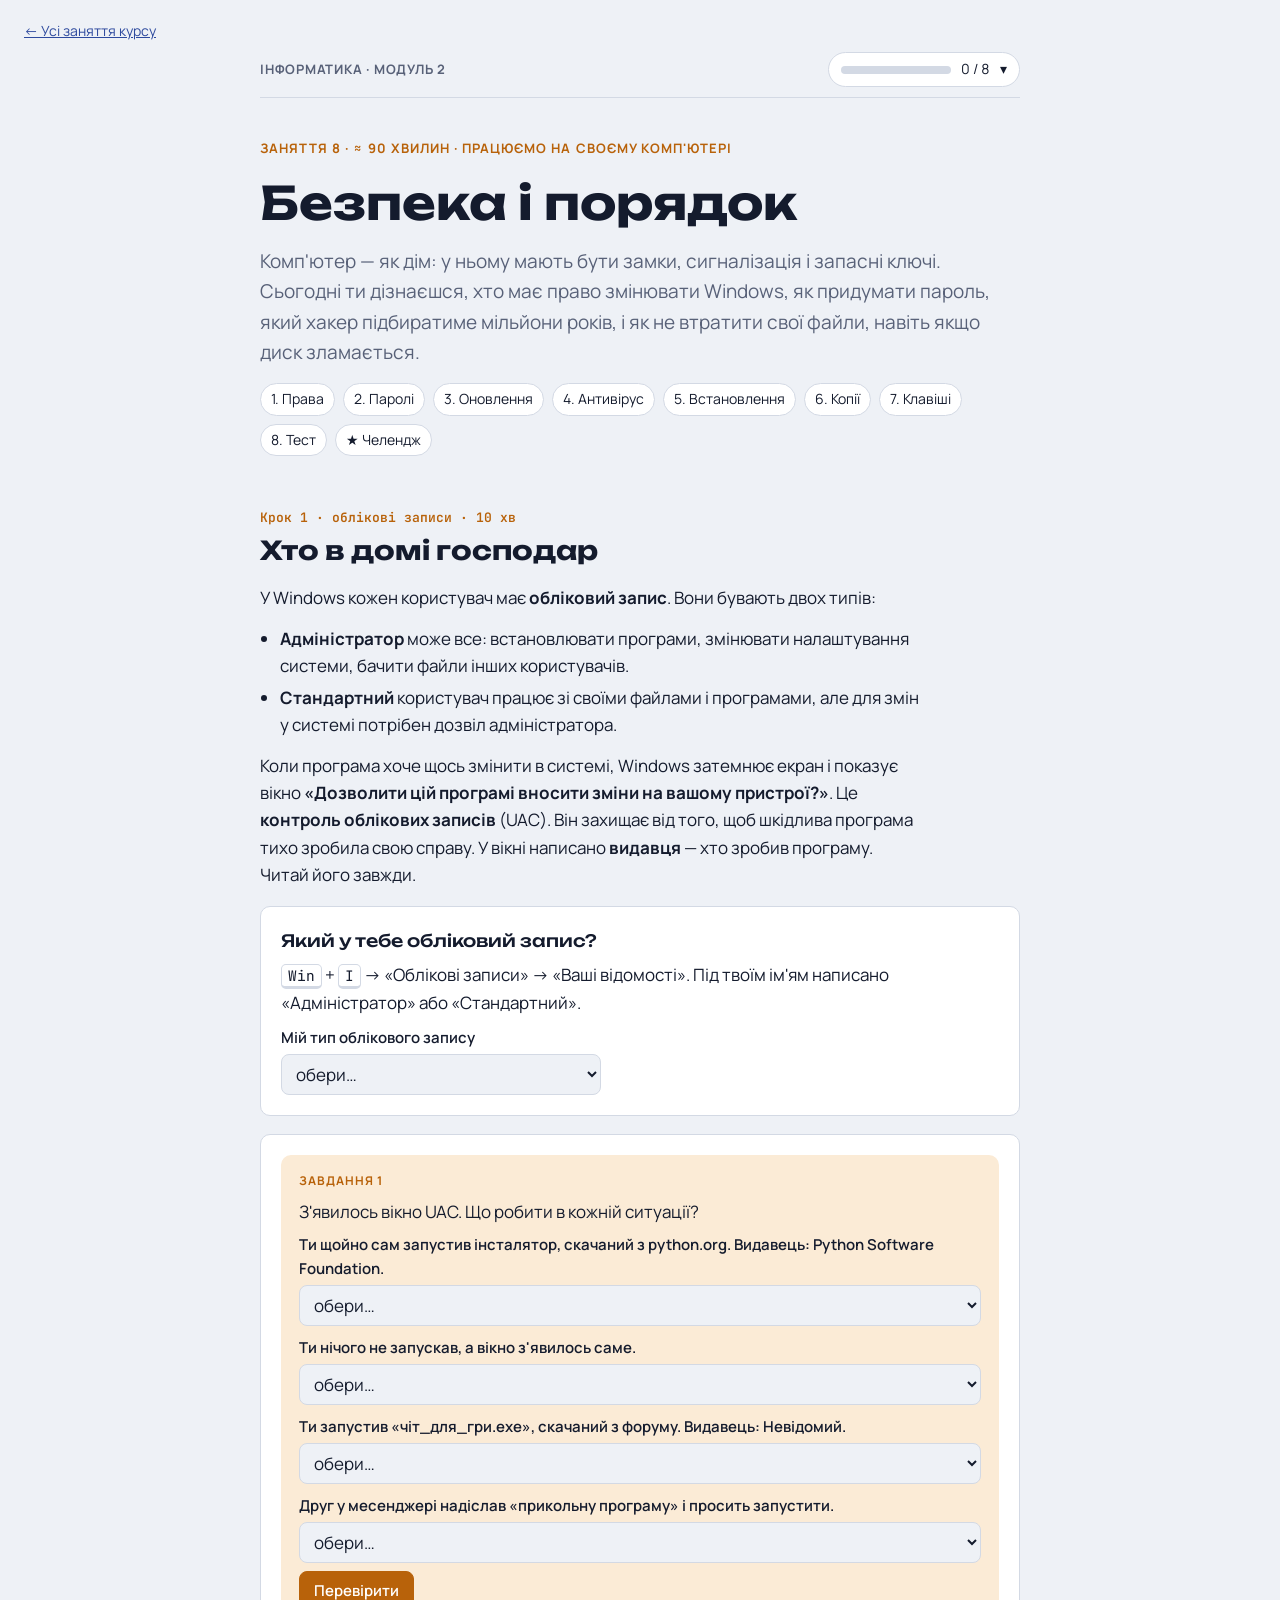
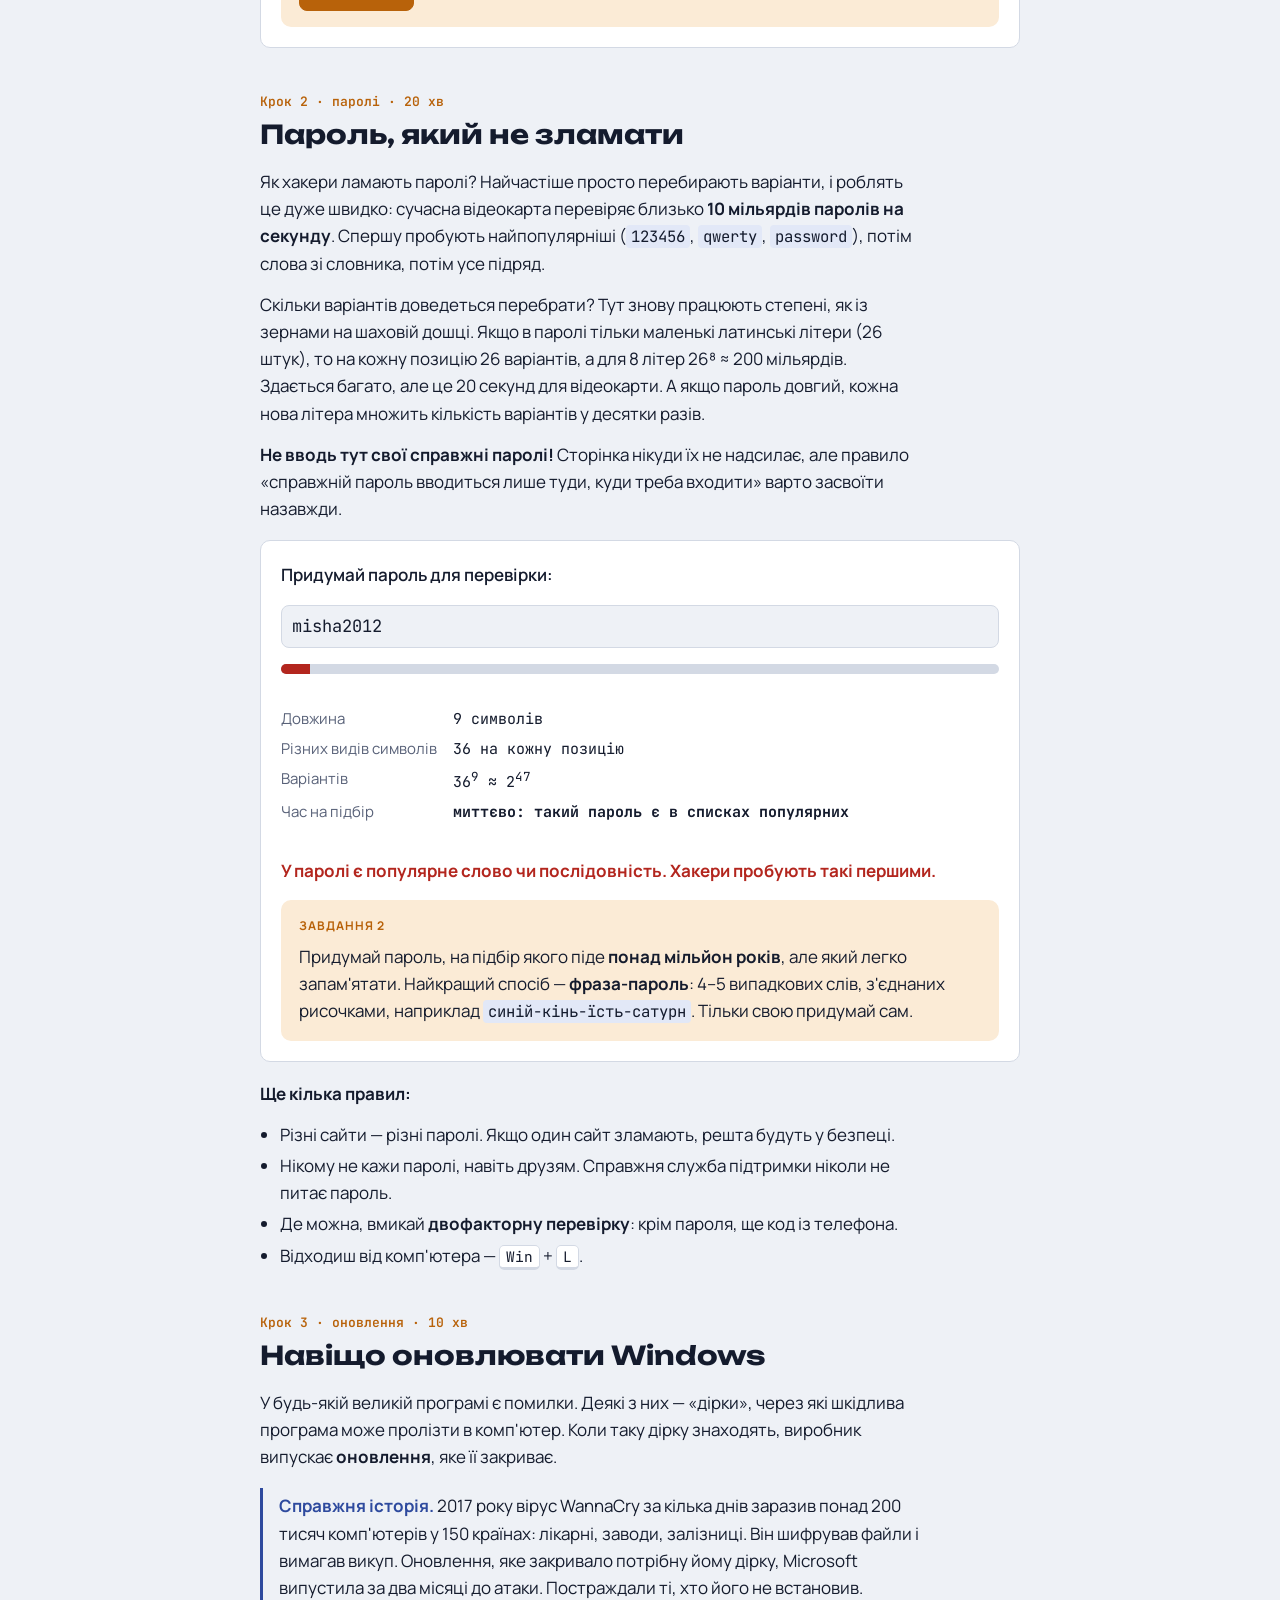
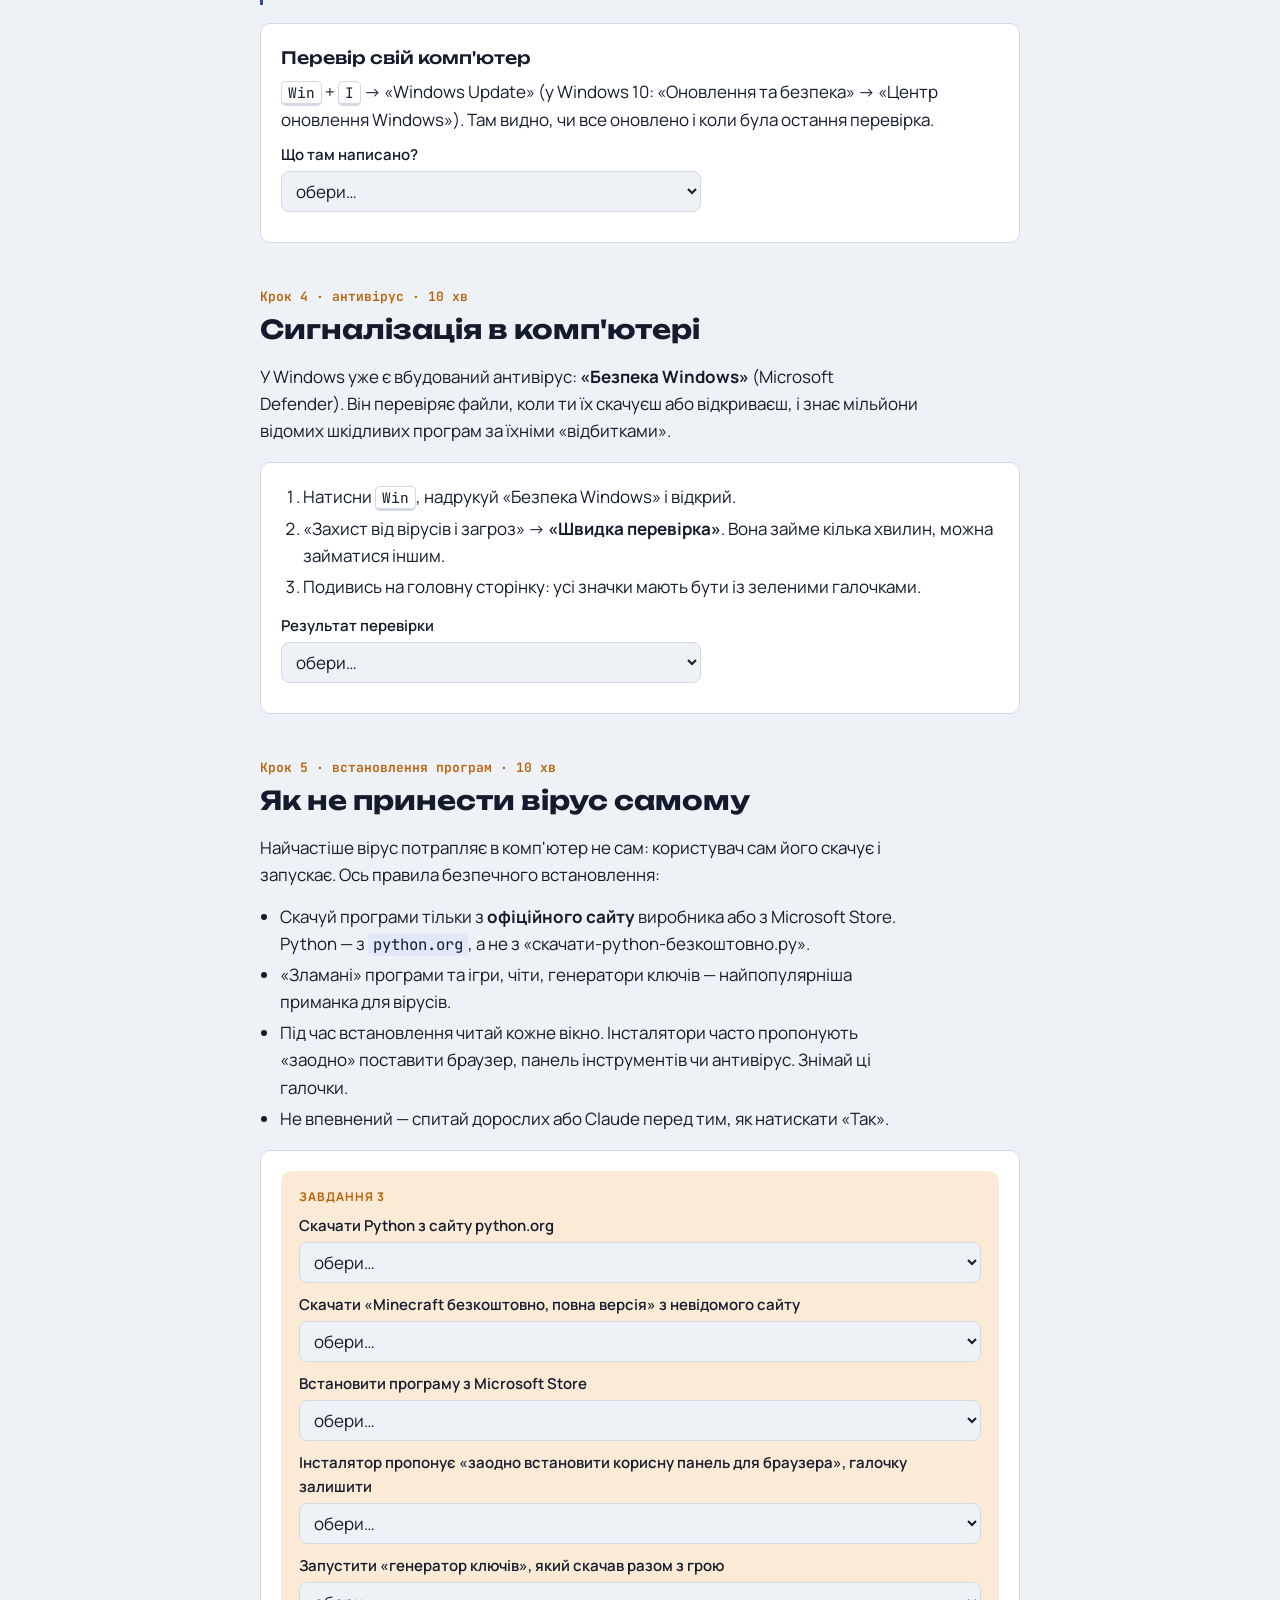
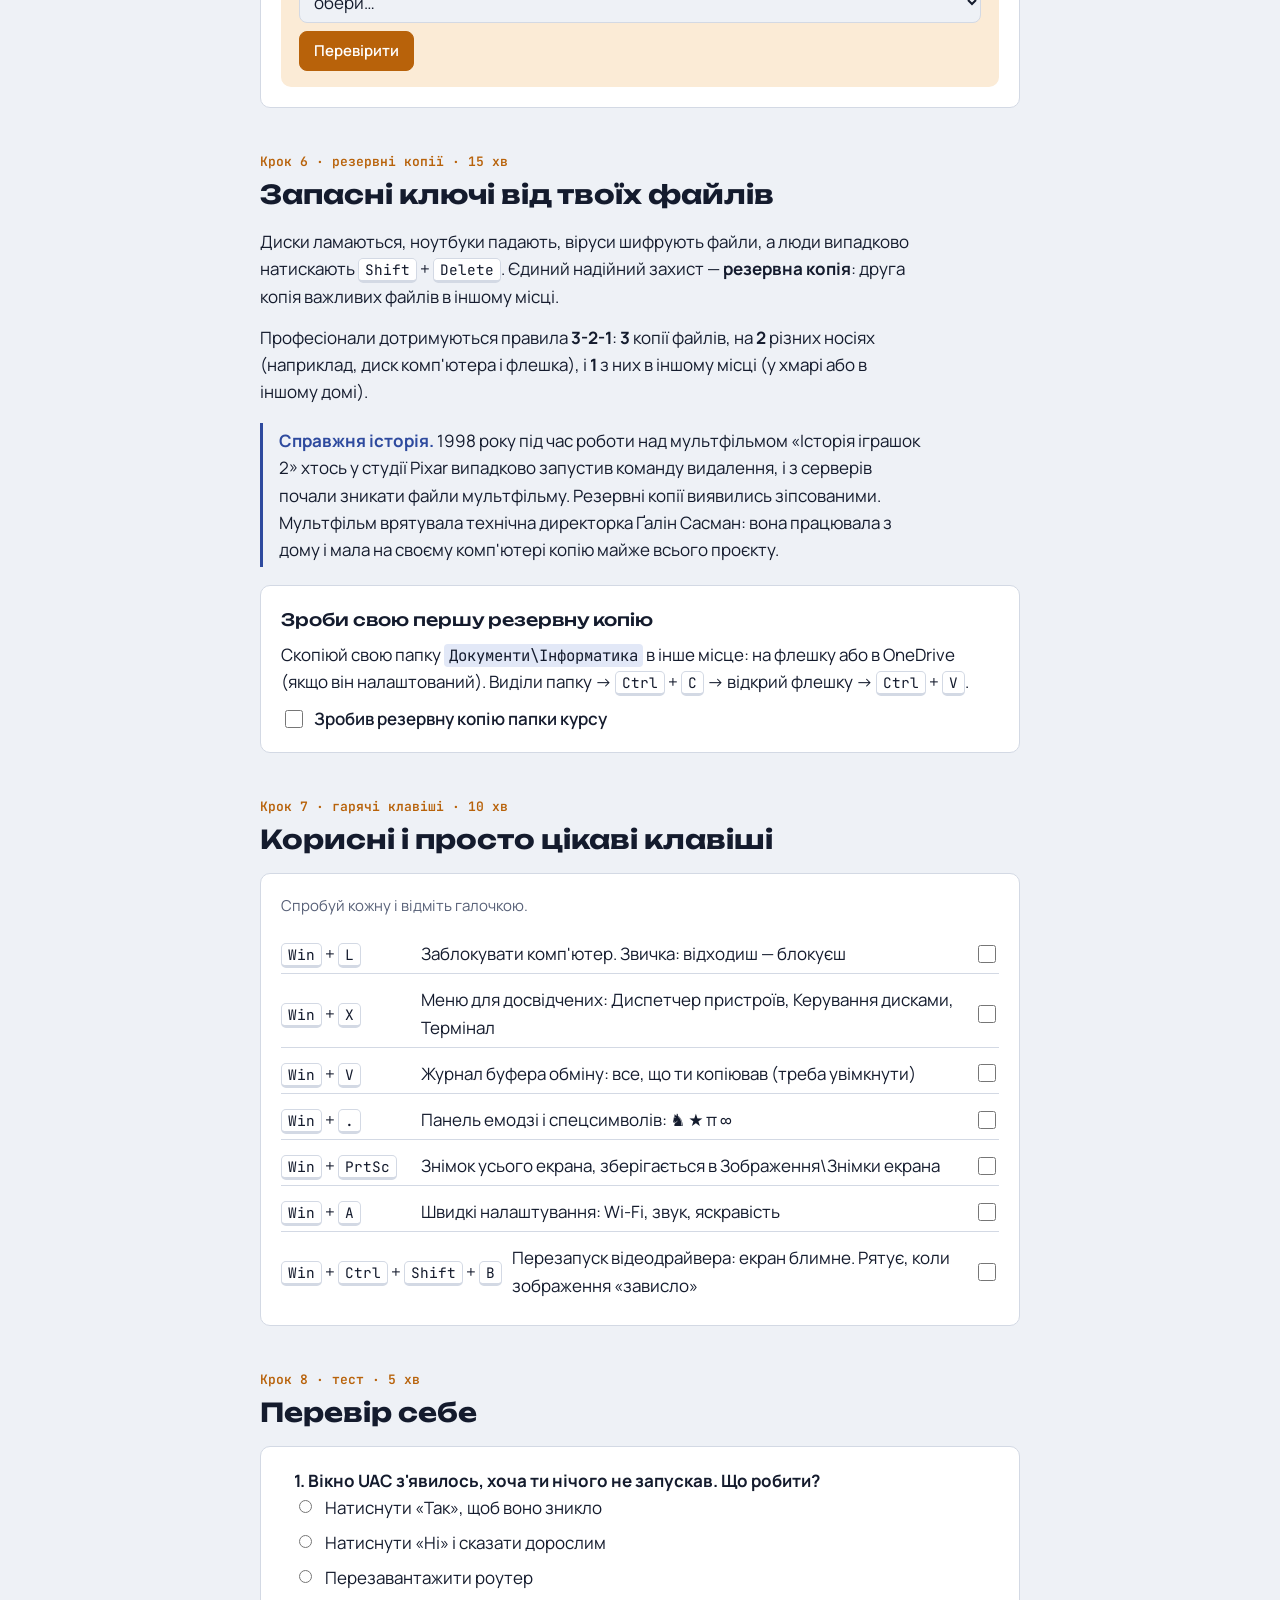
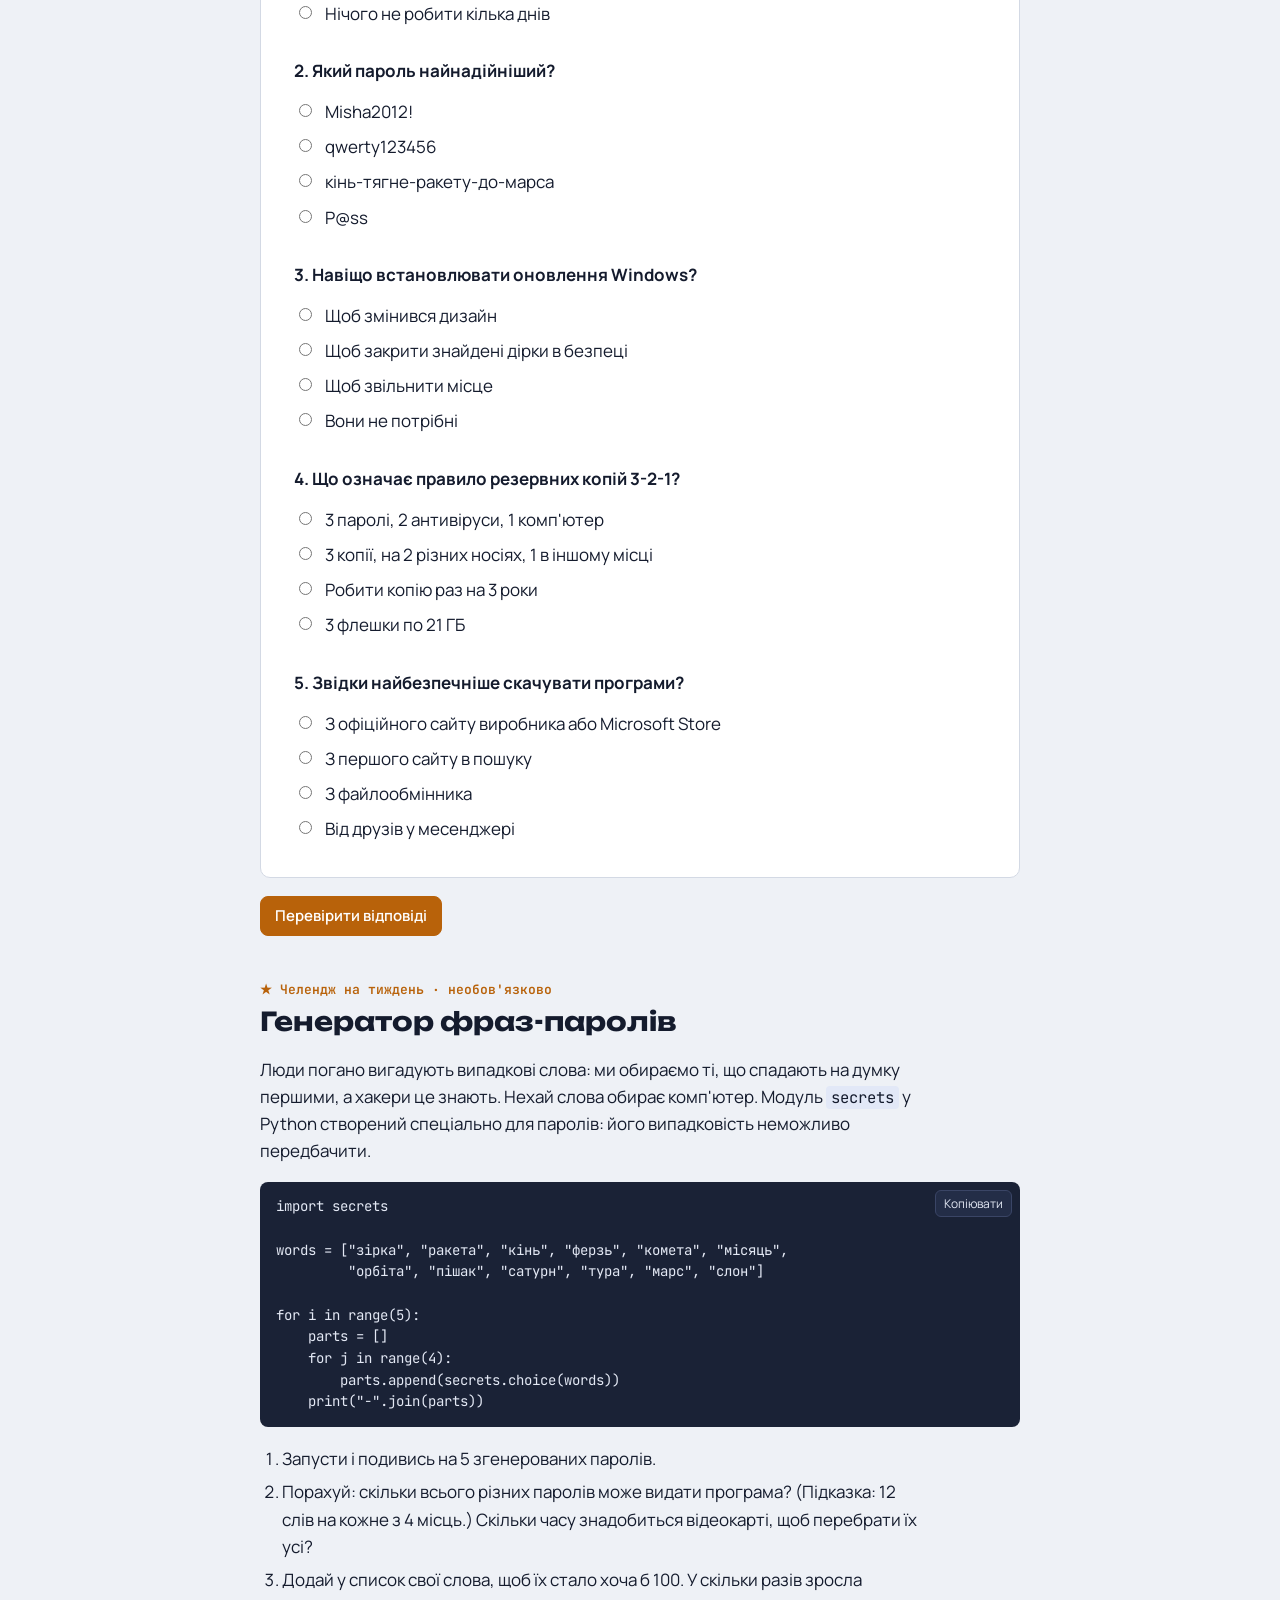
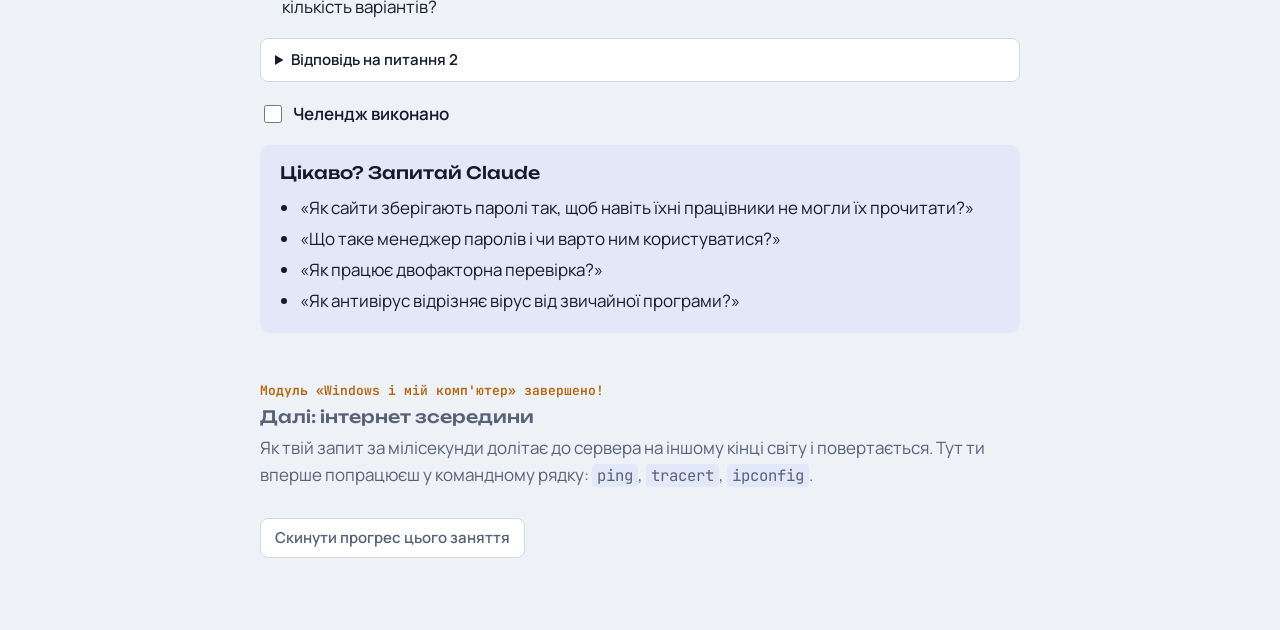
<file: lessons/08-bezpeka-i-poryadok.html>
<!doctype html>
<html lang="uk">
<head>
<meta charset="utf-8">
<meta name="viewport" content="width=device-width, initial-scale=1, viewport-fit=cover">
<title>Заняття 8. Безпека і порядок</title>
<link rel="preconnect" href="https://fonts.googleapis.com">
<link rel="stylesheet" href="https://fonts.googleapis.com/css2?family=Unbounded:wght@500;700&family=Manrope:wght@400;600;700&family=JetBrains+Mono:wght@400;600&display=swap">
<link rel="stylesheet" href="../assets/lesson.css">
<style>
.pwbar { height: 10px; border-radius: 5px; background: var(--line); overflow: hidden; }
.pwbar i { display: block; height: 100%; width: 0; transition: width .3s, background .3s; }
</style>
</head>
<body>
<p style="padding-top:12px;margin:0;font-size:14px"><a href="../index.html">← Усі заняття курсу</a></p>
<div class="wrap">
  <div class="topbar">
    <span class="course">Інформатика · Модуль 2</span>
    <button class="prog" id="progBtn" type="button" aria-expanded="false" aria-controls="todo"><span class="prog-bar"><i id="progBar"></i></span><span id="progTxt">0 / 8</span><span aria-hidden="true">▾</span></button>
  </div>
  <div class="todo" id="todo" hidden></div>

  <header class="hero">
    <span class="eyebrow">Заняття 8 · ≈ 90 хвилин · працюємо на своєму комп'ютері</span>
    <h1>Безпека і порядок</h1>
    <p class="lead">Комп'ютер — як дім: у ньому мають бути замки, сигналізація і запасні ключі. Сьогодні ти дізнаєшся, хто має право змінювати Windows, як придумати пароль, який хакер підбиратиме мільйони років, і як не втратити свої файли, навіть якщо диск зламається.</p>
    <nav class="plan" id="plan" aria-label="Зміст заняття">
      <a href="#s1">1. Права</a><a href="#s2">2. Паролі</a><a href="#s3">3. Оновлення</a><a href="#s4">4. Антивірус</a>
      <a href="#s5">5. Встановлення</a><a href="#s6">6. Копії</a><a href="#s7">7. Клавіші</a><a href="#s8">8. Тест</a><a href="#s9">★ Челендж</a>
    </nav>
  </header>

  <!-- 1 -->
  <section class="step" id="s1">
    <div class="step-head"><span class="step-no">Крок 1 · облікові записи · 10 хв</span><h2>Хто в домі господар</h2></div>
    <div class="text">
      <p>У Windows кожен користувач має <b>обліковий запис</b>. Вони бувають двох типів:</p>
      <ul style="margin:0; padding-left:20px; display:grid; gap:4px">
        <li><b>Адміністратор</b> може все: встановлювати програми, змінювати налаштування системи, бачити файли інших користувачів.</li>
        <li><b>Стандартний</b> користувач працює зі своїми файлами і програмами, але для змін у системі потрібен дозвіл адміністратора.</li>
      </ul>
      <p>Коли програма хоче щось змінити в системі, Windows затемнює екран і показує вікно <b>«Дозволити цій програмі вносити зміни на вашому пристрої?»</b>. Це <b>контроль облікових записів</b> (UAC). Він захищає від того, щоб шкідлива програма тихо зробила свою справу. У вікні написано <b>видавця</b> — хто зробив програму. Читай його завжди.</p>
    </div>
    <div class="panel howto">
      <h3>Який у тебе обліковий запис?</h3>
      <p><kbd>Win</kbd> + <kbd>I</kbd> → «Облікові записи» → «Ваші відомості». Під твоїм ім'ям написано «Адміністратор» або «Стандартний».</p>
      <div class="field" style="max-width:320px"><label for="acct">Мій тип облікового запису</label><select id="acct"><option value="">обери…</option><option>Адміністратор</option><option>Стандартний</option></select></div>
    </div>
    <div class="panel">
      <div class="task">
        <span class="lbl">Завдання 1</span>
        <p>З'явилось вікно UAC. Що робити в кожній ситуації?</p>
        <div id="uacQ" style="display:grid; gap:10px"></div>
        <div class="row"><button class="btn primary" type="button" id="uacCheck">Перевірити</button><span class="status" id="uacStatus"></span></div>
      </div>
    </div>
  </section>

  <!-- 2 -->
  <section class="step" id="s2">
    <div class="step-head"><span class="step-no">Крок 2 · паролі · 20 хв</span><h2>Пароль, який не зламати</h2></div>
    <div class="text">
      <p>Як хакери ламають паролі? Найчастіше просто перебирають варіанти, і роблять це дуже швидко: сучасна відеокарта перевіряє близько <b>10 мільярдів паролів на секунду</b>. Спершу пробують найпопулярніші (<code>123456</code>, <code>qwerty</code>, <code>password</code>), потім слова зі словника, потім усе підряд.</p>
      <p>Скільки варіантів доведеться перебрати? Тут знову працюють степені, як із зернами на шаховій дошці. Якщо в паролі тільки маленькі латинські літери (26 штук), то на кожну позицію 26 варіантів, а для 8 літер 26⁸ ≈ 200 мільярдів. Здається багато, але це 20 секунд для відеокарти. А якщо пароль довгий, кожна нова літера множить кількість варіантів у десятки разів.</p>
      <p><b>Не вводь тут свої справжні паролі!</b> Сторінка нікуди їх не надсилає, але правило «справжній пароль вводиться лише туди, куди треба входити» варто засвоїти назавжди.</p>
    </div>
    <div class="panel">
      <label for="pw" style="font-weight:600">Придумай пароль для перевірки:</label>
      <input type="text" id="pw" spellcheck="false" autocomplete="off" value="misha2012" style="width:100%; font-family:var(--f-mono); font-size:17px">
      <div class="pwbar"><i id="pwBar"></i></div>
      <dl class="kv" id="pwInfo"></dl>
      <p class="status" id="pwStatus"></p>
      <div class="task">
        <span class="lbl">Завдання 2</span>
        <p>Придумай пароль, на підбір якого піде <b>понад мільйон років</b>, але який легко запам'ятати. Найкращий спосіб — <b>фраза-пароль</b>: 4–5 випадкових слів, з'єднаних рисочками, наприклад <code>синій-кінь-їсть-сатурн</code>. Тільки свою придумай сам.</p>
      </div>
    </div>
    <div class="text">
      <p><b>Ще кілька правил:</b></p>
      <ul style="margin:0; padding-left:20px; display:grid; gap:4px">
        <li>Різні сайти — різні паролі. Якщо один сайт зламають, решта будуть у безпеці.</li>
        <li>Нікому не кажи паролі, навіть друзям. Справжня служба підтримки ніколи не питає пароль.</li>
        <li>Де можна, вмикай <b>двофакторну перевірку</b>: крім пароля, ще код із телефона.</li>
        <li>Відходиш від комп'ютера — <kbd>Win</kbd> + <kbd>L</kbd>.</li>
      </ul>
    </div>
  </section>

  <!-- 3 -->
  <section class="step" id="s3">
    <div class="step-head"><span class="step-no">Крок 3 · оновлення · 10 хв</span><h2>Навіщо оновлювати Windows</h2></div>
    <div class="text">
      <p>У будь-якій великій програмі є помилки. Деякі з них — «дірки», через які шкідлива програма може пролізти в комп'ютер. Коли таку дірку знаходять, виробник випускає <b>оновлення</b>, яке її закриває.</p>
    </div>
    <p class="fact"><b>Справжня історія.</b> 2017 року вірус WannaCry за кілька днів заразив понад 200 тисяч комп'ютерів у 150 країнах: лікарні, заводи, залізниці. Він шифрував файли і вимагав викуп. Оновлення, яке закривало потрібну йому дірку, Microsoft випустила за два місяці до атаки. Постраждали ті, хто його не встановив.</p>
    <div class="panel howto">
      <h3>Перевір свій комп'ютер</h3>
      <p><kbd>Win</kbd> + <kbd>I</kbd> → «Windows Update» (у Windows 10: «Оновлення та безпека» → «Центр оновлення Windows»). Там видно, чи все оновлено і коли була остання перевірка.</p>
      <div class="field" style="max-width:420px"><label for="upd">Що там написано?</label><select id="upd"><option value="">обери…</option><option>Усе оновлено</option><option>Є оновлення, які чекають встановлення</option><option>Оновлення призупинено</option><option>Інше</option></select></div>
      <p class="status" id="updStatus"></p>
    </div>
  </section>

  <!-- 4 -->
  <section class="step" id="s4">
    <div class="step-head"><span class="step-no">Крок 4 · антивірус · 10 хв</span><h2>Сигналізація в комп'ютері</h2></div>
    <div class="text">
      <p>У Windows уже є вбудований антивірус: <b>«Безпека Windows»</b> (Microsoft Defender). Він перевіряє файли, коли ти їх скачуєш або відкриваєш, і знає мільйони відомих шкідливих програм за їхніми «відбитками».</p>
    </div>
    <div class="panel howto">
      <ol style="margin:0; padding-left:22px">
        <li>Натисни <kbd>Win</kbd>, надрукуй «Безпека Windows» і відкрий.</li>
        <li>«Захист від вірусів і загроз» → <b>«Швидка перевірка»</b>. Вона займе кілька хвилин, можна займатися іншим.</li>
        <li>Подивись на головну сторінку: усі значки мають бути із зеленими галочками.</li>
      </ol>
      <div class="field" style="max-width:420px"><label for="scan">Результат перевірки</label><select id="scan"><option value="">обери…</option><option>Загроз не знайдено</option><option>Знайдено загрози</option><option>У нас інший антивірус</option></select></div>
      <p class="status" id="scanStatus"></p>
    </div>
  </section>

  <!-- 5 -->
  <section class="step" id="s5">
    <div class="step-head"><span class="step-no">Крок 5 · встановлення програм · 10 хв</span><h2>Як не принести вірус самому</h2></div>
    <div class="text">
      <p>Найчастіше вірус потрапляє в комп'ютер не сам: користувач сам його скачує і запускає. Ось правила безпечного встановлення:</p>
      <ul style="margin:0; padding-left:20px; display:grid; gap:4px">
        <li>Скачуй програми тільки з <b>офіційного сайту</b> виробника або з Microsoft Store. Python — з <code>python.org</code>, а не з «скачати-python-безкоштовно.ру».</li>
        <li>«Зламані» програми та ігри, чіти, генератори ключів — найпопулярніша приманка для вірусів.</li>
        <li>Під час встановлення читай кожне вікно. Інсталятори часто пропонують «заодно» поставити браузер, панель інструментів чи антивірус. Знімай ці галочки.</li>
        <li>Не впевнений — спитай дорослих або Claude перед тим, як натискати «Так».</li>
      </ul>
    </div>
    <div class="panel">
      <div class="task">
        <span class="lbl">Завдання 3</span>
        <div id="instQ" style="display:grid; gap:10px"></div>
        <div class="row"><button class="btn primary" type="button" id="instCheck">Перевірити</button><span class="status" id="instStatus"></span></div>
      </div>
    </div>
  </section>

  <!-- 6 -->
  <section class="step" id="s6">
    <div class="step-head"><span class="step-no">Крок 6 · резервні копії · 15 хв</span><h2>Запасні ключі від твоїх файлів</h2></div>
    <div class="text">
      <p>Диски ламаються, ноутбуки падають, віруси шифрують файли, а люди випадково натискають <kbd>Shift</kbd> + <kbd>Delete</kbd>. Єдиний надійний захист — <b>резервна копія</b>: друга копія важливих файлів в іншому місці.</p>
      <p>Професіонали дотримуються правила <b>3-2-1</b>: <b>3</b> копії файлів, на <b>2</b> різних носіях (наприклад, диск комп'ютера і флешка), і <b>1</b> з них в іншому місці (у хмарі або в іншому домі).</p>
    </div>
    <p class="fact"><b>Справжня історія.</b> 1998 року під час роботи над мультфільмом «Історія іграшок 2» хтось у студії Pixar випадково запустив команду видалення, і з серверів почали зникати файли мультфільму. Резервні копії виявились зіпсованими. Мультфільм врятувала технічна директорка Ґалін Сасман: вона працювала з дому і мала на своєму комп'ютері копію майже всього проєкту.</p>
    <div class="panel howto">
      <h3>Зроби свою першу резервну копію</h3>
      <p>Скопіюй свою папку <code>Документи\Інформатика</code> в інше місце: на флешку або в OneDrive (якщо він налаштований). Виділи папку → <kbd>Ctrl</kbd> + <kbd>C</kbd> → відкрий флешку → <kbd>Ctrl</kbd> + <kbd>V</kbd>.</p>
      <label class="selfcheck"><input type="checkbox" data-task="backup"> Зробив резервну копію папки курсу</label>
    </div>
  </section>

  <!-- 7 -->
  <section class="step" id="s7">
    <div class="step-head"><span class="step-no">Крок 7 · гарячі клавіші · 10 хв</span><h2>Корисні і просто цікаві клавіші</h2></div>
    <div class="panel">
      <p style="color:var(--muted); font-size:15px">Спробуй кожну і відміть галочкою.</p>
      <div class="keys" id="keys8"></div>
    </div>
  </section>

  <!-- 8 -->
  <section class="step" id="s8">
    <div class="step-head"><span class="step-no">Крок 8 · тест · 5 хв</span><h2>Перевір себе</h2></div>
    <div class="panel" id="quiz"></div>
    <div class="row"><button class="btn primary" id="quizCheck" type="button">Перевірити відповіді</button><span class="status" id="quizStatus"></span></div>
  </section>

  <!-- 9 -->
  <section class="step" id="s9">
    <div class="step-head"><span class="step-no star">★ Челендж на тиждень · необов'язково</span><h2>Генератор фраз-паролів</h2></div>
    <div class="text">
      <p>Люди погано вигадують випадкові слова: ми обираємо ті, що спадають на думку першими, а хакери це знають. Нехай слова обирає комп'ютер. Модуль <code>secrets</code> у Python створений спеціально для паролів: його випадковість неможливо передбачити.</p>
    </div>
    <div class="code-box"><pre>import secrets

words = ["зірка", "ракета", "кінь", "ферзь", "комета", "місяць",
         "орбіта", "пішак", "сатурн", "тура", "марс", "слон"]

for i in range(5):
    parts = []
    for j in range(4):
        parts.append(secrets.choice(words))
    print("-".join(parts))</pre><button class="copy" type="button">Копіювати</button></div>
    <div class="text">
      <ol style="margin:0; padding-left:22px; display:grid; gap:6px">
        <li>Запусти і подивись на 5 згенерованих паролів.</li>
        <li>Порахуй: скільки всього різних паролів може видати програма? (Підказка: 12 слів на кожне з 4 місць.) Скільки часу знадобиться відеокарті, щоб перебрати їх усі?</li>
        <li>Додай у список свої слова, щоб їх стало хоча б 100. У скільки разів зросла кількість варіантів?</li>
      </ol>
    </div>
    <details><summary>Відповідь на питання 2</summary><div><p>12⁴ = 20 736 варіантів. Відеокарта перебере їх за кілька мікросекунд! Тому слів у списку має бути багато: у справжніх генераторах їх близько 7 776. Тоді для 5 слів виходить 7776⁵ ≈ 28 000 000 000 000 000 000 варіантів.</p></div></details>
    <label class="selfcheck"><input type="checkbox" data-task="ch"> Челендж виконано</label>

    <div class="ask">
      <h3>Цікаво? Запитай Claude</h3>
      <ul>
        <li>«Як сайти зберігають паролі так, щоб навіть їхні працівники не могли їх прочитати?»</li>
        <li>«Що таке менеджер паролів і чи варто ним користуватися?»</li>
        <li>«Як працює двофакторна перевірка?»</li>
        <li>«Як антивірус відрізняє вірус від звичайної програми?»</li>
      </ul>
    </div>
  </section>

  <footer>
    <span class="step-no">Модуль «Windows і мій комп'ютер» завершено!</span>
    <h3>Далі: інтернет зсередини</h3>
    <p>Як твій запит за мілісекунди долітає до сервера на іншому кінці світу і повертається. Тут ти вперше попрацюєш у командному рядку: <code>ping</code>, <code>tracert</code>, <code>ipconfig</code>.</p>
    <div class="row" style="margin-top:24px"><button class="btn" id="resetBtn" type="button">Скинути прогрес цього заняття</button></div>
  </footer>
</div>

<script src="../assets/lesson.js"></script>
<script>
(() => {
  const L = Lesson({
    key: "inf-l8",
    tasks: ["uac", "pass", "updates", "scan", "install", "backup", "keys", "quiz"],
    labels: { uac: ["s1", "Завдання 1: вікно UAC"], pass: ["s2", "Завдання 2: пароль на мільйон років"],
      updates: ["s3", "Перевірити оновлення Windows"], scan: ["s4", "Швидка перевірка антивірусом"],
      install: ["s5", "Завдання 3: безпечне встановлення"], backup: ["s6", "Резервна копія (відміть галочку)"],
      keys: ["s7", "Гарячі клавіші: спробувати всі"], quiz: ["s8", "Тест: щонайменше 4 з 5"], ch: ["s9", "★ Челендж (необов'язково)"] },
  });
  const { $, esc, fmt, mark, setStatus } = L;

  /* 1 */
  L.fields(["acct"], () => {});
  const YN = ["Натиснути «Так»", "Натиснути «Ні» і спитати дорослих"];
  L.selectTask({ el: "uacQ", btn: "uacCheck", status: "uacStatus", task: "uac", options: YN, ok: "Правильно! Головне правило: «Так» тільки тоді, коли ти сам щойно запустив знайому програму від відомого видавця.", bad: "Подумай: хто запустив програму і чи відомий видавець?",
    items: [
      ["Ти щойно сам запустив інсталятор, скачаний з python.org. Видавець: Python Software Foundation.", YN[0]],
      ["Ти нічого не запускав, а вікно з'явилось саме.", YN[1]],
      ["Ти запустив «чіт_для_гри.exe», скачаний з форуму. Видавець: Невідомий.", YN[1]],
      ["Друг у месенджері надіслав «прикольну програму» і просить запустити.", YN[1]],
    ] });

  /* 2: password strength */
  const COMMON = ["123456", "123456789", "qwerty", "password", "12345678", "111111", "1234567", "123123", "qwerty123", "1q2w3e", "000000", "iloveyou", "admin", "abc123", "йцукен", "пароль", "misha", "minecraft", "football"];
  const ru = n => n.toLocaleString("uk-UA", { maximumFractionDigits: 0 });
  function human(sec) {
    if (sec < 1) return "менше секунди";
    const m = 60, h = 3600, d = 86400, y = 31557600;
    if (sec < m) return ru(sec) + " с";
    if (sec < h) return ru(sec / m) + " хв";
    if (sec < d) return ru(sec / h) + " год";
    if (sec < y) return ru(sec / d) + " днів";
    const yrs = sec / y;
    if (yrs < 1e6) return ru(yrs) + " років";
    if (yrs < 1e9) return ru(yrs / 1e6) + " млн років";
    if (yrs < 13.8e9) return ru(yrs / 1e9) + " млрд років";
    return "довше, ніж існує Всесвіт (13,8 млрд років)";
  }
  function onPw() {
    const p = $("pw").value, chars = Array.from(p);
    let set = 0;
    if (/[a-z]/.test(p)) set += 26; if (/[A-Z]/.test(p)) set += 26; if (/[0-9]/.test(p)) set += 10;
    if (/[а-яґєіїщ]/.test(p)) set += 33; if (/[А-ЯҐЄІЇЩ]/.test(p)) set += 33;
    if (/[^a-zA-Z0-9а-яА-ЯґєіїщҐЄІЇЩ]/.test(p)) set += 33;
    const lower = p.toLowerCase();
    const common = COMMON.some(c => lower.includes(c)) && p.length < 14;
    const bits = chars.length * Math.log2(Math.max(set, 1));
    let sec = Math.pow(2, bits) / 2 / 1e10;
    if (common) sec = Math.min(sec, 0.001);
    const words = p.split(/[-_ .]+/).filter(w => w.length >= 3).length;
    $("pwInfo").innerHTML = `<dt>Довжина</dt><dd>${chars.length} символів</dd><dt>Різних видів символів</dt><dd>${set} на кожну позицію</dd><dt>Варіантів</dt><dd>${set}<sup>${chars.length}</sup> ≈ 2<sup>${Math.round(bits)}</sup></dd><dt>Час на підбір</dt><dd><b>${common ? "миттєво: такий пароль є в списках популярних" : human(sec)}</b></dd>`;
    const pct = Math.min(100, bits / 90 * 100);
    $("pwBar").style.width = (common ? 4 : pct) + "%";
    $("pwBar").style.background = common || bits < 45 ? "var(--bad)" : bits < 65 ? "var(--accent)" : "var(--ok)";
    const years = sec / 31557600;
    if (!p) { $("pwStatus").textContent = ""; return; }
    if (years >= 1e6 && !common) {
      setStatus($("pwStatus"), true, words >= 3 ? "Чудово! Довга фраза з кількох слів: і надійно, і легко запам'ятати." : "Надійно! Але чи запам'ятаєш ти такий пароль? Фрази з кількох слів запам'ятовувати легше.");
      mark("pass");
    } else setStatus($("pwStatus"), false, common ? "У паролі є популярне слово чи послідовність. Хакери пробують такі першими." : "Поки замало. Спробуй додати ще одне-два слова: довжина важить більше, ніж хитрі символи.");
  }
  $("pw").addEventListener("input", onPw); onPw();

  /* 3–4 */
  L.fields(["upd"], v => {
    if (!v.upd) { $("updStatus").textContent = ""; mark("updates", false); return; }
    setStatus($("updStatus"), true, v.upd === "Усе оновлено" ? "Чудово, всі відомі дірки закрито." : v.upd.startsWith("Є") ? "Скажи дорослим: оновлення варто встановити найближчим часом. Збережи свої файли перед перезавантаженням." : "Скажи дорослим: оновлення варто ввімкнути, бо без них комп'ютер вразливий.");
    mark("updates");
  });
  L.fields(["scan"], v => {
    if (!v.scan) { $("scanStatus").textContent = ""; mark("scan", false); return; }
    setStatus($("scanStatus"), v.scan !== "Знайдено загрози", v.scan === "Загроз не знайдено" ? "Чудово, комп'ютер чистий." : v.scan.startsWith("Знайдено") ? "Не панікуй і нічого не видаляй сам: покажи це вікно дорослим. Зазвичай Defender уже сам ізолював загрозу." : "Добре, головне, щоб антивірус був один і працював.");
    mark("scan");
  });

  /* 5 */
  const SU = ["Безпечно", "Небезпечно"];
  L.selectTask({ el: "instQ", btn: "instCheck", status: "instStatus", task: "install", options: SU, ok: "Усе правильно! Тепер ти знаєш, як не принести вірус самому.", bad: "Згадай правила вище.",
    items: [
      ["Скачати Python з сайту python.org", SU[0]],
      ["Скачати «Minecraft безкоштовно, повна версія» з невідомого сайту", SU[1]],
      ["Встановити програму з Microsoft Store", SU[0]],
      ["Інсталятор пропонує «заодно встановити корисну панель для браузера», галочку залишити", SU[1]],
      ["Запустити «генератор ключів», який скачав разом з грою", SU[1]],
    ] });

  /* 7 */
  L.checklist({ el: "keys8", task: "keys", items: [
    ["b_l", "<kbd>Win</kbd> + <kbd>L</kbd>", "Заблокувати комп'ютер. Звичка: відходиш — блокуєш"],
    ["b_x", "<kbd>Win</kbd> + <kbd>X</kbd>", "Меню для досвідчених: Диспетчер пристроїв, Керування дисками, Термінал"],
    ["b_v", "<kbd>Win</kbd> + <kbd>V</kbd>", "Журнал буфера обміну: все, що ти копіював (треба увімкнути)"],
    ["b_dot", "<kbd>Win</kbd> + <kbd>.</kbd>", "Панель емодзі і спецсимволів: ♞ ★ π ∞"],
    ["b_prt", "<kbd>Win</kbd> + <kbd>PrtSc</kbd>", "Знімок усього екрана, зберігається в Зображення\\Знімки екрана"],
    ["b_a", "<kbd>Win</kbd> + <kbd>A</kbd>", "Швидкі налаштування: Wi-Fi, звук, яскравість"],
    ["b_gpu", "<kbd>Win</kbd> + <kbd>Ctrl</kbd> + <kbd>Shift</kbd> + <kbd>B</kbd>", "Перезапуск відеодрайвера: екран блимне. Рятує, коли зображення «зависло»"],
  ] });

  /* 8 */
  L.quiz([
    { q: "Вікно UAC з'явилось, хоча ти нічого не запускав. Що робити?", a: ["Натиснути «Так», щоб воно зникло", "Натиснути «Ні» і сказати дорослим", "Перезавантажити роутер", "Нічого не робити кілька днів"], c: 1, e: "Невідома програма просить права адміністратора. Це підозріло." },
    { q: "Який пароль найнадійніший?", a: ["Misha2012!", "qwerty123456", "кінь-тягне-ракету-до-марса", "P@ss"], c: 2, e: "Довжина важить найбільше. Чотири слова — це понад 25 символів, і запам'ятати легко." },
    { q: "Навіщо встановлювати оновлення Windows?", a: ["Щоб змінився дизайн", "Щоб закрити знайдені дірки в безпеці", "Щоб звільнити місце", "Вони не потрібні"], c: 1, e: "Саме через невстановлене оновлення постраждали жертви WannaCry." },
    { q: "Що означає правило резервних копій 3-2-1?", a: ["3 паролі, 2 антивіруси, 1 комп'ютер", "3 копії, на 2 різних носіях, 1 в іншому місці", "Робити копію раз на 3 роки", "3 флешки по 21 ГБ"], c: 1, e: "Тоді жодна одна біда (поломка, крадіжка, пожежа) не знищить усі копії." },
    { q: "Звідки найбезпечніше скачувати програми?", a: ["З офіційного сайту виробника або Microsoft Store", "З першого сайту в пошуку", "З файлообмінника", "Від друзів у месенджері"], c: 0, e: "Офіційні джерела перевіряють свої файли." },
  ]);
  L.ready();
})();
</script>
</body>
</html>
</file>
<file: assets/lesson.css>
/* Layout: one reading column; lesson 4 adds a parts board, passport form and key trainer; each section is a numbered step of the lesson, interactive instruments sit on surface panels. */
:root {
  --bg: #EEF1F6; --surface: #FFFFFF; --ink: #141B2D; --muted: #586178; --line: #D3D9E4;
  --accent: #B8620A; --accent-ink: #FFFFFF; --accent-soft: #FBEBD6; --sky: #2E4A9E; --sky-soft: #E2E8F7;
  --ok: #1D7447; --ok-soft: #DDF1E5; --bad: #B3261E; --bad-soft: #F8E1DF;
  --sq-l: #E9DFC9; --sq-d: #A8B4C9; --code-bg: #1A2236; --code-ink: #E3E8F4;
  --f-display: "Unbounded", "Segoe UI", system-ui, sans-serif;
  --f-body: "Manrope", "Segoe UI", system-ui, sans-serif;
  --f-mono: "JetBrains Mono", Consolas, "Courier New", monospace;
}
@media (prefers-color-scheme: dark) { :root:not([data-theme="light"]) {
  --bg: #0D1220; --surface: #151C2E; --ink: #E6EAF2; --muted: #9AA3B8; --line: #2A3350;
  --accent: #F2A23A; --accent-ink: #1A1206; --accent-soft: #3A2A12; --sky: #9DB3F2; --sky-soft: #1E2945;
  --ok: #63C690; --ok-soft: #15301F; --bad: #F29088; --bad-soft: #3A1A18;
  --sq-l: #3B4560; --sq-d: #232B42; --code-bg: #0A0F1B; --code-ink: #E3E8F4; color-scheme: dark; } }
:root[data-theme="dark"] {
  --bg: #0D1220; --surface: #151C2E; --ink: #E6EAF2; --muted: #9AA3B8; --line: #2A3350;
  --accent: #F2A23A; --accent-ink: #1A1206; --accent-soft: #3A2A12; --sky: #9DB3F2; --sky-soft: #1E2945;
  --ok: #63C690; --ok-soft: #15301F; --bad: #F29088; --bad-soft: #3A1A18;
  --sq-l: #3B4560; --sq-d: #232B42; --code-bg: #0A0F1B; --code-ink: #E3E8F4; color-scheme: dark; }

* { box-sizing: border-box; }
body { background: var(--bg); color: var(--ink); font-family: var(--f-body); font-size: 17px; line-height: 1.6;
  padding-left: max(16px, env(safe-area-inset-left, 0px)); padding-right: max(16px, env(safe-area-inset-right, 0px)); padding-block: 0 64px; }
.wrap { max-width: 760px; margin: 0 auto; }
h1, h2, h3 { font-family: var(--f-display); text-wrap: balance; line-height: 1.2; margin: 0; }
h1 { font-size: clamp(30px, 6vw, 46px); font-weight: 700; }
h2 { font-size: clamp(21px, 3.6vw, 26px); font-weight: 700; }
h3 { font-size: 17px; font-weight: 500; }
p { margin: 0; }
a { color: var(--sky); }
code, .mono { font-family: var(--f-mono); font-size: 0.92em; }
:not(pre) > code { background: var(--sky-soft); padding: 1px 5px; border-radius: 4px; }
button, input, select { font: inherit; color: inherit; }
:focus-visible { outline: 3px solid var(--sky); outline-offset: 2px; }

/* top bar */
.topbar { position: sticky; top: env(safe-area-inset-top, 0px); z-index: 5; background: var(--bg); border-bottom: 1px solid var(--line);
  display: flex; align-items: center; justify-content: space-between; gap: 12px; padding-block: 10px; }
body::before { content: ""; position: fixed; inset: 0 0 auto; height: env(safe-area-inset-top, 0px); z-index: 10; background: var(--bg); }
.course { font-size: 13px; letter-spacing: 0.06em; text-transform: uppercase; color: var(--muted); font-weight: 700; }
.prog { display: flex; align-items: center; gap: 10px; font-size: 14px; font-variant-numeric: tabular-nums; white-space: nowrap; }
button.prog { border: 1px solid var(--line); background: var(--surface); border-radius: 999px; padding: 5px 12px; cursor: pointer; }
.todo { position: sticky; top: calc(env(safe-area-inset-top, 0px) + 52px); z-index: 4; background: var(--surface); border: 1px solid var(--line); border-radius: 10px; padding: 14px 18px; display: grid; gap: 6px; margin-top: 8px; box-shadow: 0 8px 24px rgba(0,0,0,.12); }
.todo[hidden] { display: none; }
.todo a { color: var(--ink); text-decoration: none; display: flex; gap: 10px; align-items: baseline; }
.todo a:hover span:last-child { text-decoration: underline; }
.todo .ok { color: var(--ok); } .todo .no { color: var(--muted); }
.todo .hd { font-weight: 700; }
.prog-bar { width: 110px; height: 8px; border-radius: 4px; background: var(--line); overflow: hidden; }
.prog-bar i { display: block; height: 100%; width: 0; background: var(--accent); transition: width .4s; }

header.hero { padding-block: 40px 8px; display: grid; gap: 16px; }
.eyebrow { font-size: 13px; letter-spacing: 0.08em; text-transform: uppercase; color: var(--accent); font-weight: 700; }
.lead { font-size: 19px; color: var(--muted); max-width: 62ch; }
.hero-bits { font-family: var(--f-mono); font-size: 13px; color: var(--muted); letter-spacing: 0.15em; overflow: hidden; white-space: nowrap; }
.plan { display: flex; flex-wrap: wrap; gap: 8px; }
.plan a { text-decoration: none; font-size: 14px; padding: 4px 10px; border: 1px solid var(--line); border-radius: 999px; color: var(--ink); background: var(--surface); }
.plan a.done { border-color: var(--ok); color: var(--ok); }

section.step { padding-block: 44px 0; display: grid; gap: 18px; }
.step-head { display: grid; gap: 6px; }
.step-no { font-family: var(--f-mono); font-size: 13px; color: var(--accent); font-weight: 600; }
.text { display: grid; gap: 14px; max-width: 66ch; }

.panel { background: var(--surface); border: 1px solid var(--line); border-radius: 10px; padding: 20px; display: grid; gap: 16px; min-width: 0; }
.fact { border-left: 3px solid var(--sky); padding: 4px 0 4px 16px; color: var(--ink); max-width: 66ch; }
.fact b { color: var(--sky); }
.task { background: var(--accent-soft); border-radius: 10px; padding: 16px 18px; display: grid; gap: 8px; }
.task .lbl { font-size: 12px; letter-spacing: 0.08em; text-transform: uppercase; font-weight: 700; color: var(--accent); }
.status { font-weight: 700; }
.status.ok { color: var(--ok); }
.status.bad { color: var(--bad); }

/* bits */
.panel > *, .step > * { min-width: 0; }
.bits { display: grid; grid-template-columns: repeat(8, minmax(0, 1fr)); gap: 6px; }
.bit button { min-width: 0; padding: 0; }
.bit { display: grid; gap: 6px; justify-items: center; }
.bit button { width: 100%; max-width: 64px; aspect-ratio: 1; border-radius: 50%; border: 2px solid var(--line); background: var(--bg);
  cursor: pointer; font-family: var(--f-mono); font-size: 20px; font-weight: 600; color: var(--muted); transition: background .15s, box-shadow .15s; }
.bit button.on { background: var(--accent); border-color: var(--accent); color: var(--accent-ink); box-shadow: 0 0 18px var(--accent); }
.bit small { font-family: var(--f-mono); font-size: 12px; color: var(--muted); }
.readout { display: flex; flex-wrap: wrap; gap: 8px 28px; align-items: baseline; font-variant-numeric: tabular-nums; }
.readout .big { font-family: var(--f-display); font-size: 40px; font-weight: 700; }
.readout .sub { font-family: var(--f-mono); color: var(--muted); }
.targets { display: flex; flex-wrap: wrap; gap: 8px; }
.chip { font-family: var(--f-mono); font-size: 14px; padding: 3px 10px; border-radius: 999px; border: 1px solid var(--line); background: var(--surface); }
.chip.cur { border-color: var(--accent); color: var(--accent); font-weight: 600; }
.chip.done { border-color: var(--ok); background: var(--ok-soft); color: var(--ok); }

/* grains */
.slider-row { display: grid; gap: 6px; }
input[type=range] { width: 100%; accent-color: var(--accent); }
.kv { display: grid; grid-template-columns: max-content 1fr; gap: 6px 16px; font-variant-numeric: tabular-nums; }
.kv dt { color: var(--muted); font-size: 15px; }
.kv dd { margin: 0; font-family: var(--f-mono); font-size: 15px; min-width: 0; overflow-wrap: anywhere; }

/* board */
.board-wrap { display: grid; grid-template-columns: minmax(0, 360px) minmax(0, 1fr); gap: 20px; align-items: start; }
@media (max-width: 640px) { .board-wrap { grid-template-columns: 1fr; } }
.board { display: grid; grid-template-columns: 18px repeat(8, 1fr); gap: 0; max-width: 360px; width: 100%; }
.board .coord { font-family: var(--f-mono); font-size: 11px; color: var(--muted); display: grid; place-items: center; }
.sq { aspect-ratio: 1; border: 0; cursor: pointer; display: grid; place-items: center; padding: 0; position: relative; }
.sq.l { background: var(--sq-l); } .sq.d { background: var(--sq-d); }
.sq.on::after { content: ""; width: 56%; height: 56%; border-radius: 50%; background: var(--accent); box-shadow: 0 0 10px var(--accent); }
.bin64 { font-family: var(--f-mono); font-size: 13px; line-height: 1.7; word-break: break-all; }
.bin64 .one { color: var(--accent); font-weight: 600; }
.btn { border: 1px solid var(--line); background: var(--surface); border-radius: 8px; padding: 7px 14px; cursor: pointer; font-weight: 600; font-size: 15px; }
.btn.primary { background: var(--accent); color: var(--accent-ink); border-color: var(--accent); }
.btn:hover { border-color: var(--accent); }
.row { display: flex; flex-wrap: wrap; gap: 10px; align-items: center; }

/* text table */
.tbl-scroll { overflow-x: auto; }
table { border-collapse: collapse; width: 100%; font-variant-numeric: tabular-nums; }
th, td { text-align: left; padding: 6px 10px; border-bottom: 1px solid var(--line); font-size: 15px; white-space: nowrap; }
th { font-size: 12px; letter-spacing: 0.06em; text-transform: uppercase; color: var(--muted); }
td.mono { font-family: var(--f-mono); }
input[type=text], input[type=number] { border: 1px solid var(--line); background: var(--bg); border-radius: 8px; padding: 7px 10px; min-width: 0; }
input[type=number] { width: 80px; }

/* message */
.msg-grid { display: grid; gap: 2px; width: max-content; max-width: 100%; }
.msg-grid span { width: 14px; height: 14px; background: var(--line); border-radius: 2px; }
.msg-grid span.one { background: var(--accent); }
.msg-scroll { overflow-x: auto; padding-bottom: 4px; }
.bitstream { font-family: var(--f-mono); font-size: 12px; color: var(--muted); word-break: break-all; line-height: 1.5; }

/* code */
pre { background: var(--code-bg); color: var(--code-ink); padding: 14px 16px; border-radius: 8px; overflow-x: auto; margin: 0; font-family: var(--f-mono); font-size: 14px; line-height: 1.55; }
.code-box { position: relative; min-width: 0; }
.copy { position: absolute; top: 8px; right: 8px; font-size: 12px; padding: 3px 8px; border-radius: 6px; border: 1px solid #3A4566; background: #232D47; color: #E3E8F4; cursor: pointer; }
details { border: 1px solid var(--line); border-radius: 8px; background: var(--surface); }
details > summary { cursor: pointer; padding: 9px 14px; font-weight: 600; font-size: 15px; }
details > div { padding: 0 14px 14px; display: grid; gap: 10px; }
details.sol > summary { color: var(--muted); }
.py-task { display: grid; gap: 12px; padding-block: 18px; border-top: 1px solid var(--line); }
.py-task:first-of-type { border-top: 0; padding-top: 0; }
.selfcheck { display: flex; gap: 8px; align-items: center; font-weight: 600; cursor: pointer; }
.selfcheck input { width: 18px; height: 18px; accent-color: var(--ok); }

/* quiz */
.q { display: grid; gap: 8px; padding-block: 14px; border-top: 1px solid var(--line); }
.q:first-child { border-top: 0; padding-top: 0; }
.q label { display: flex; gap: 10px; align-items: flex-start; cursor: pointer; }
.q input { margin-top: 6px; accent-color: var(--accent); }
.q .expl { font-size: 15px; padding: 8px 12px; border-radius: 6px; }
.q .expl.ok { background: var(--ok-soft); color: var(--ok); }
.q .expl.bad { background: var(--bad-soft); color: var(--bad); }

.ask { background: var(--sky-soft); border-radius: 10px; padding: 18px 20px; display: grid; gap: 10px; }
.ask ul { margin: 0; padding-left: 20px; display: grid; gap: 4px; }
footer { padding-block: 48px 0; color: var(--muted); display: grid; gap: 6px; }
.star { color: var(--accent); }
@media (prefers-reduced-motion: reduce) { * { transition: none !important; } }
/* ---- lesson 4 ---- */
.board4 { display: grid; grid-template-columns: repeat(6, minmax(0, 1fr)); grid-auto-rows: minmax(54px, auto); gap: 8px; padding: 14px; border-radius: 10px; background: var(--sky-soft); border: 1px solid var(--line); }
.part { border: 2px solid var(--line); background: var(--surface); border-radius: 8px; cursor: pointer; font-weight: 700; font-size: 14px; padding: 6px; display: grid; place-items: center; text-align: center; line-height: 1.25; }
.part small { display: block; font-weight: 400; font-family: var(--f-mono); font-size: 11px; color: var(--muted); }
.part:hover { border-color: var(--accent); }
.part[aria-pressed="true"] { border-color: var(--accent); background: var(--accent-soft); }
.p-cpu { grid-column: 2 / 4; grid-row: 1 / 3; }
.p-ram { grid-column: 4 / 5; grid-row: 1 / 3; }
.p-ssd { grid-column: 5 / 7; grid-row: 1 / 2; }
.p-psu { grid-column: 5 / 7; grid-row: 2 / 3; }
.p-gpu { grid-column: 1 / 5; grid-row: 3 / 4; }
.p-mb { grid-column: 1 / 2; grid-row: 1 / 3; }
.p-fan { grid-column: 5 / 7; grid-row: 3 / 4; }
@media (max-width: 520px) { .board4 { grid-template-columns: repeat(2, minmax(0, 1fr)); } .board4 .part { grid-column: auto; grid-row: auto; min-height: 54px; } .p-cpu { grid-column: 1 / 3 !important; } }
.partinfo { display: grid; gap: 6px; min-height: 6em; }
.partinfo h3 { color: var(--accent); }
.form-grid { display: grid; grid-template-columns: minmax(0, 1fr) minmax(0, 1fr); gap: 12px 16px; }
@media (max-width: 560px) { .form-grid { grid-template-columns: 1fr; } }
.field { display: grid; gap: 4px; min-width: 0; }
.field label { font-weight: 600; font-size: 15px; }
.field .where { font-size: 13px; color: var(--muted); }
.field input, .field select { width: 100%; border: 1px solid var(--line); background: var(--bg); border-radius: 8px; padding: 7px 10px; }
.howto { display: grid; gap: 10px; }
.howto li { margin-bottom: 4px; }
kbd { font-family: var(--f-mono); font-size: 0.85em; border: 1px solid var(--line); border-bottom-width: 3px; border-radius: 5px; padding: 1px 6px; background: var(--surface); white-space: nowrap; }
.facts { display: grid; gap: 10px; }
.facts .fx { border-left: 3px solid var(--accent); padding: 4px 0 4px 14px; }
.facts .fx.empty { border-color: var(--line); color: var(--muted); }
.order { display: grid; gap: 6px; padding: 0; margin: 0; list-style: none; }
.order li { display: flex; gap: 10px; align-items: center; border: 1px solid var(--line); border-radius: 8px; padding: 8px 10px; background: var(--surface); }
.order li span.t { flex: 1; min-width: 0; }
.order li .n { font-family: var(--f-mono); color: var(--muted); width: 1.5em; }
.order button { border: 1px solid var(--line); background: var(--bg); border-radius: 6px; width: 34px; height: 30px; cursor: pointer; font-size: 15px; }
.keys { display: grid; gap: 6px; }
.keyrow { display: grid; grid-template-columns: minmax(130px, auto) 1fr auto; gap: 10px; align-items: center; padding: 6px 0; border-bottom: 1px solid var(--line); }
.keyrow:last-child { border-bottom: 0; }
@media (max-width: 520px) { .keyrow { grid-template-columns: 1fr auto; } .keyrow .k { grid-column: 1 / -1; } }
.keyrow .mark { font-weight: 700; color: var(--muted); }
.keyrow.got .mark { color: var(--ok); }
.trainer textarea { width: 100%; min-height: 90px; font: inherit; border: 1px solid var(--line); border-radius: 8px; background: var(--bg); color: var(--ink); padding: 10px 12px; }
.passport { border: 2px solid var(--ink); border-radius: 12px; padding: 18px 20px; display: grid; gap: 10px; background: var(--surface); }
.passport h3 { font-family: var(--f-display); font-size: 18px; }
.passport dl { display: grid; grid-template-columns: max-content 1fr; gap: 4px 16px; margin: 0; }
.passport dt { color: var(--muted); font-size: 14px; }
.passport dd { margin: 0; font-family: var(--f-mono); font-size: 14px; min-width: 0; overflow-wrap: anywhere; }
/* ---- shared widgets (from lessons 2–3) ---- */
.seg { display: inline-flex; border: 1px solid var(--line); border-radius: 8px; overflow: hidden; }
.seg button { border: 0; background: var(--surface); padding: 6px 14px; cursor: pointer; font-weight: 600; font-size: 15px; }
.seg button[aria-pressed="true"] { background: var(--accent); color: var(--accent-ink); }
.legend { display: flex; flex-wrap: wrap; gap: 6px 16px; font-size: 13px; color: var(--muted); }
.legend i { display: inline-block; width: 12px; height: 12px; border-radius: 3px; vertical-align: -1px; margin-right: 4px; }
.phase { font-size: 15px; line-height: 1.5; background: var(--bg); border-radius: 8px; padding: 10px 12px; }
.howto h3 { margin-top: 4px; }
</file>
